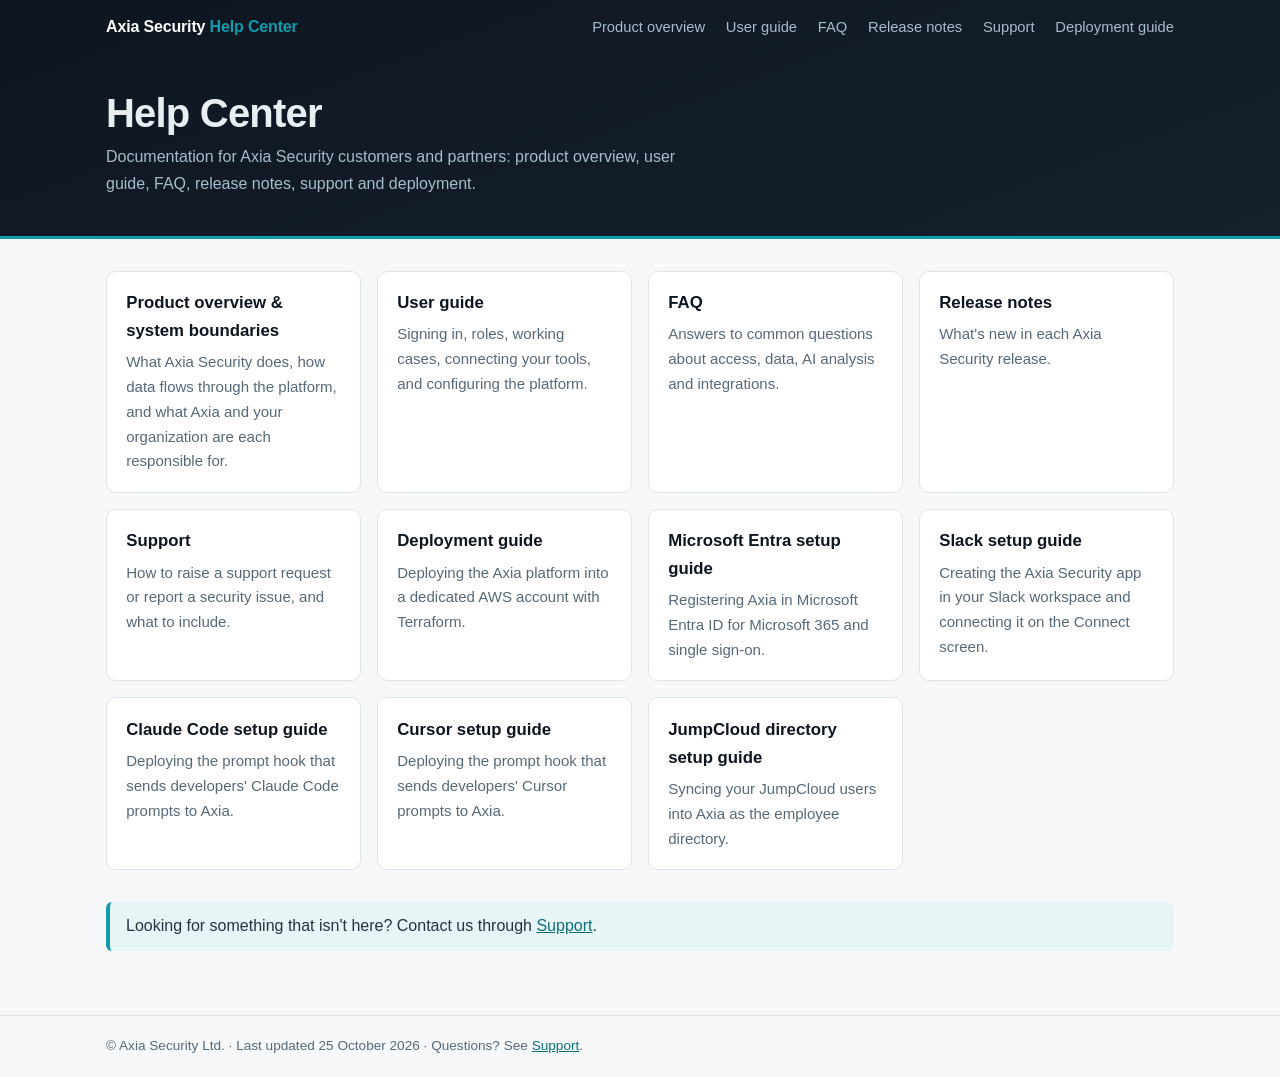
<file: docs/index.html>
<!DOCTYPE html>
<html lang="en"><head><meta charset="UTF-8"><meta name="viewport" content="width=device-width, initial-scale=1.0">
<title>Help Center — Axia Security Help Center</title><meta name="description" content="Documentation for Axia Security customers and partners: product overview, user guide, FAQ, release notes, support and deployment.">
<link rel="stylesheet" href="assets/help.css"></head>
<body><header class="top"><div class="bar"><a class="brand" href="index.html">Axia Security <span>Help Center</span></a><nav><a href="product-overview.html">Product overview</a><a href="user-guide.html">User guide</a><a href="faq.html">FAQ</a><a href="release-notes.html">Release notes</a><a href="support.html">Support</a><a href="deployment-guide.html">Deployment guide</a></nav></div>
<div class="hero"><h1>Help Center</h1><p>Documentation for Axia Security customers and partners: product overview, user guide, FAQ, release notes, support and deployment.</p></div></header>
<main>
<div class="grid">
<a class="card" href="product-overview.html"><h3>Product overview &amp; system boundaries</h3><p>What Axia Security does, how data flows through the platform, and what Axia and your organization are each responsible for.</p></a>
<a class="card" href="user-guide.html"><h3>User guide</h3><p>Signing in, roles, working cases, connecting your tools, and configuring the platform.</p></a>
<a class="card" href="faq.html"><h3>FAQ</h3><p>Answers to common questions about access, data, AI analysis and integrations.</p></a>
<a class="card" href="release-notes.html"><h3>Release notes</h3><p>What's new in each Axia Security release.</p></a>
<a class="card" href="support.html"><h3>Support</h3><p>How to raise a support request or report a security issue, and what to include.</p></a>
<a class="card" href="deployment-guide.html"><h3>Deployment guide</h3><p>Deploying the Axia platform into a dedicated AWS account with Terraform.</p></a>
<a class="card" href="microsoft-entra-setup-guide.html"><h3>Microsoft Entra setup guide</h3><p>Registering Axia in Microsoft Entra ID for Microsoft 365 and single sign-on.</p></a>
<a class="card" href="slack-setup-guide.html"><h3>Slack setup guide</h3><p>Creating the Axia Security app in your Slack workspace and connecting it on the Connect screen.</p></a>
<a class="card" href="claude-code-setup-guide.html"><h3>Claude Code setup guide</h3><p>Deploying the prompt hook that sends developers' Claude Code prompts to Axia.</p></a>
<a class="card" href="cursor-setup-guide.html"><h3>Cursor setup guide</h3><p>Deploying the prompt hook that sends developers' Cursor prompts to Axia.</p></a>
<a class="card" href="jumpcloud-directory-setup-guide.html"><h3>JumpCloud directory setup guide</h3><p>Syncing your JumpCloud users into Axia as the employee directory.</p></a>
</div>
<div class="note" style="margin-top:2rem">Looking for something that isn't here? Contact us through <a href="support.html">Support</a>.</div>
</main>
<footer><div class="bar">© Axia Security Ltd. · Last updated 25 October 2026 · Questions? See <a href="support.html">Support</a>.</div></footer></body></html>
</file>
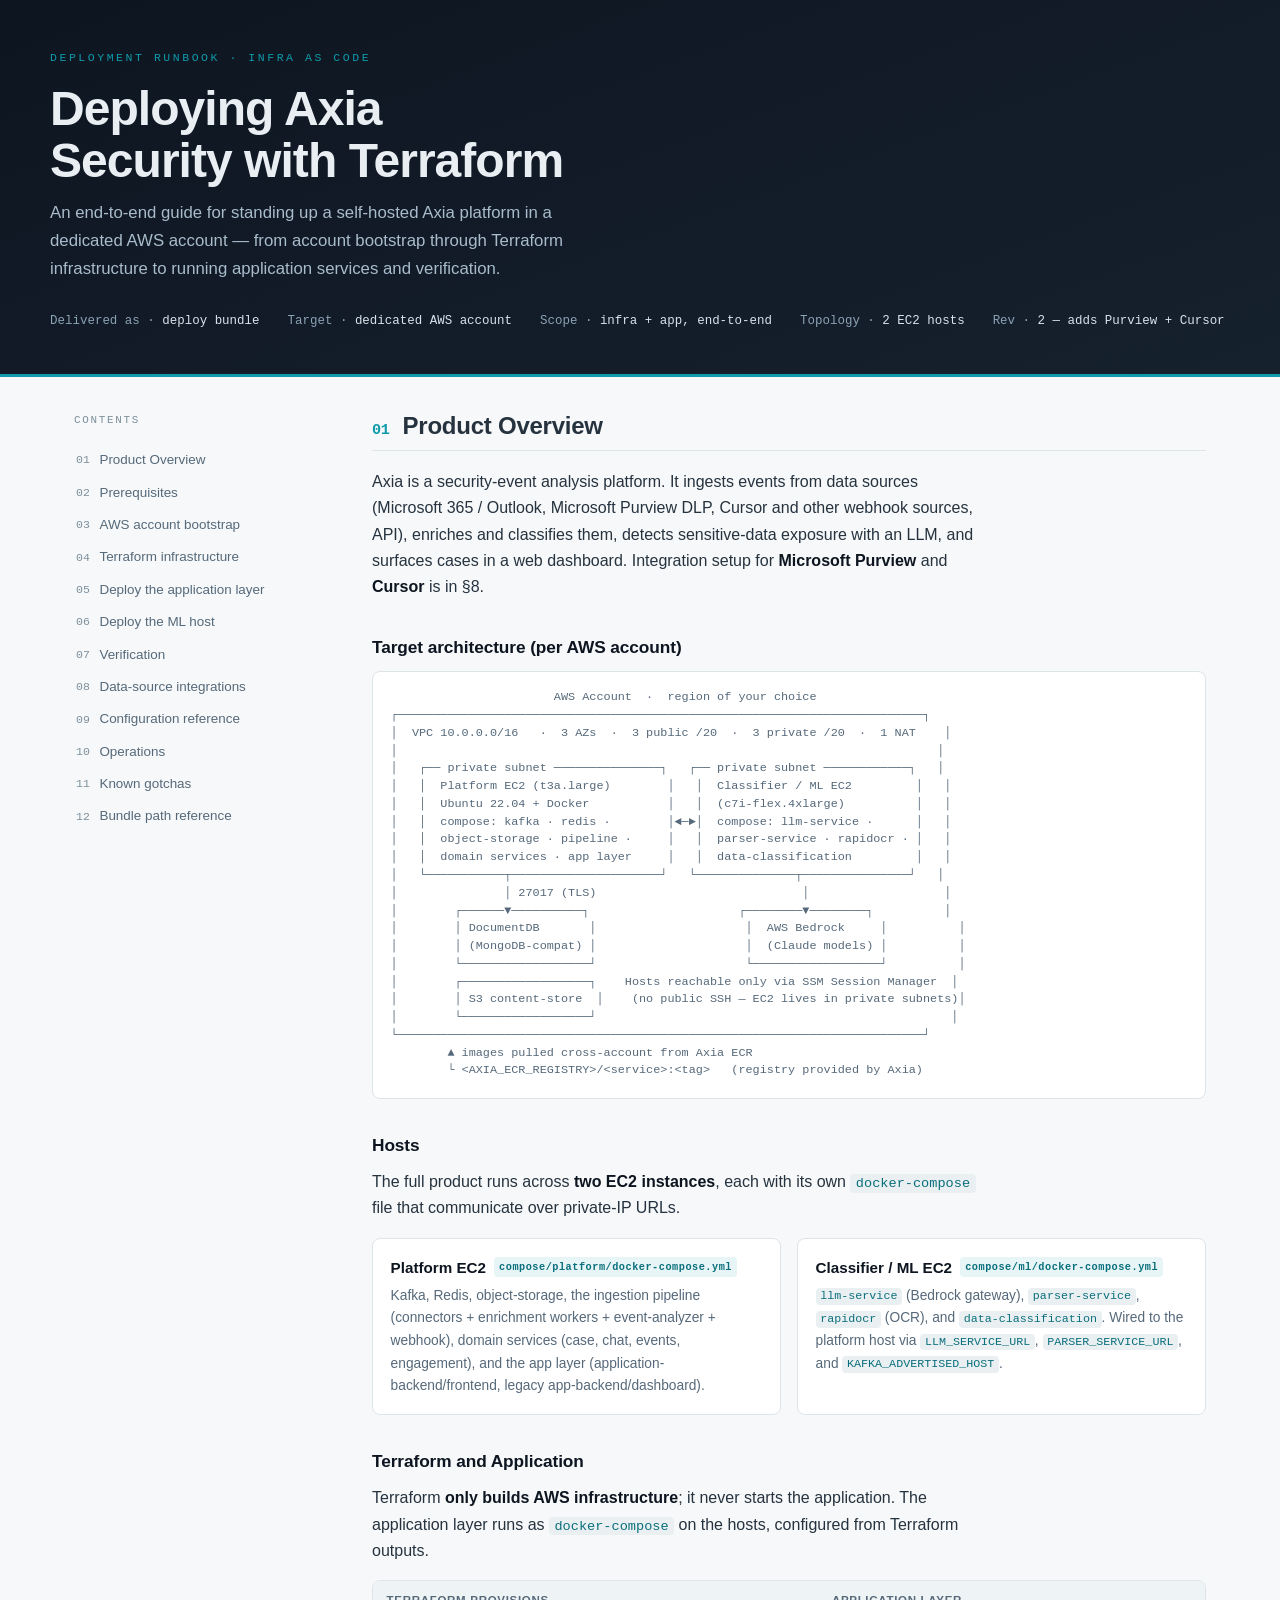
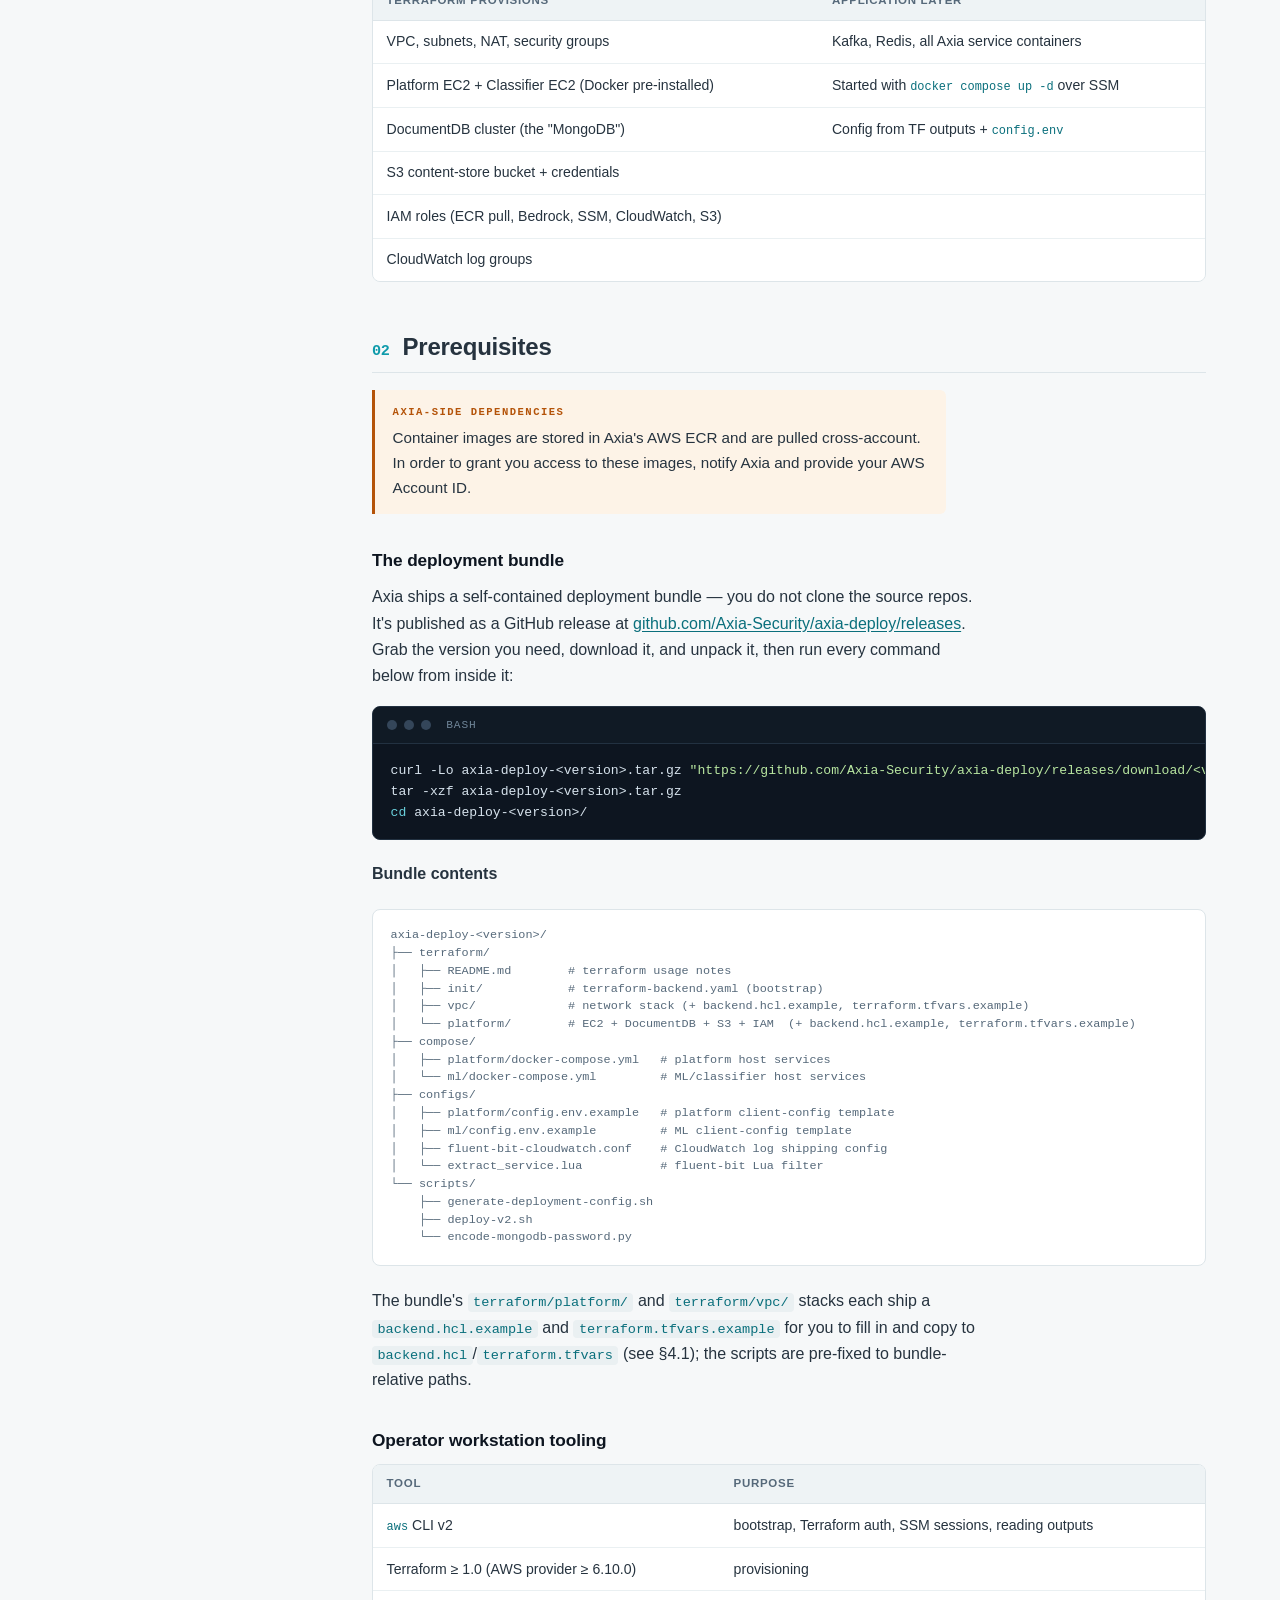
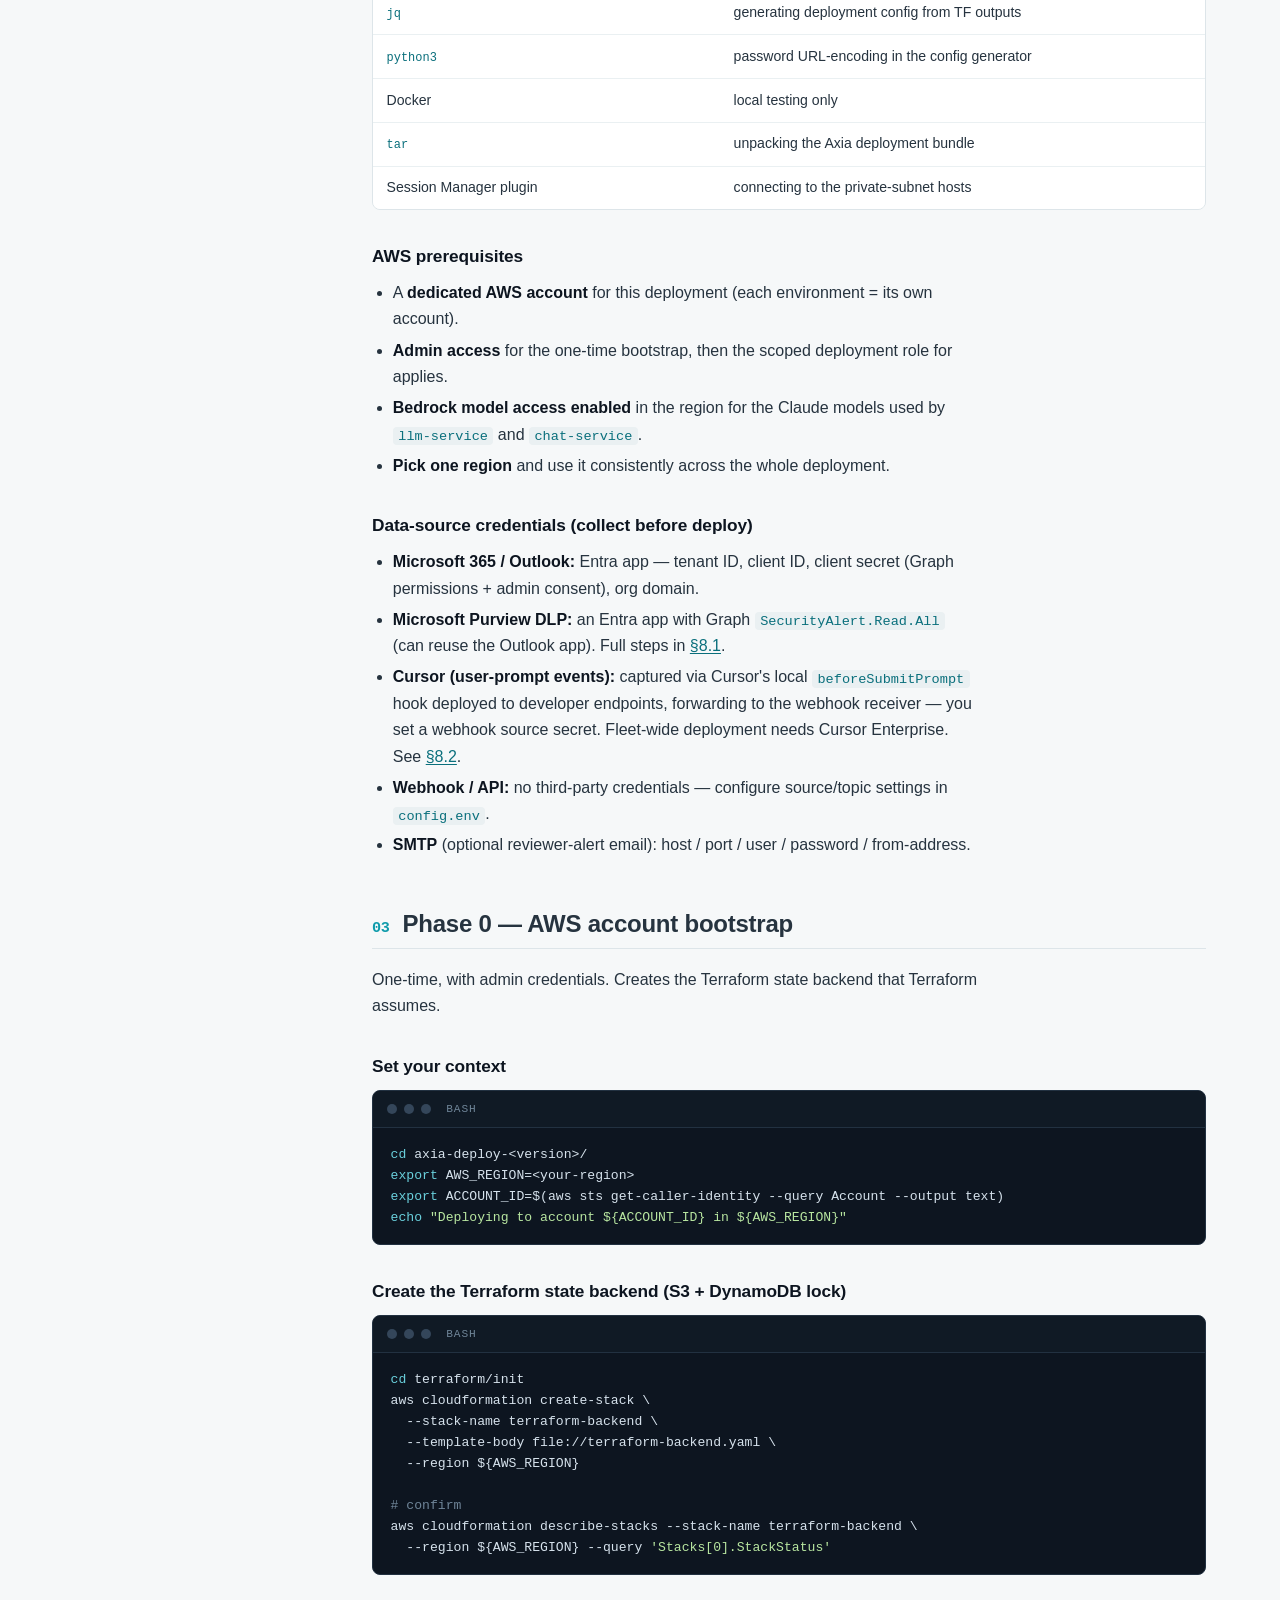
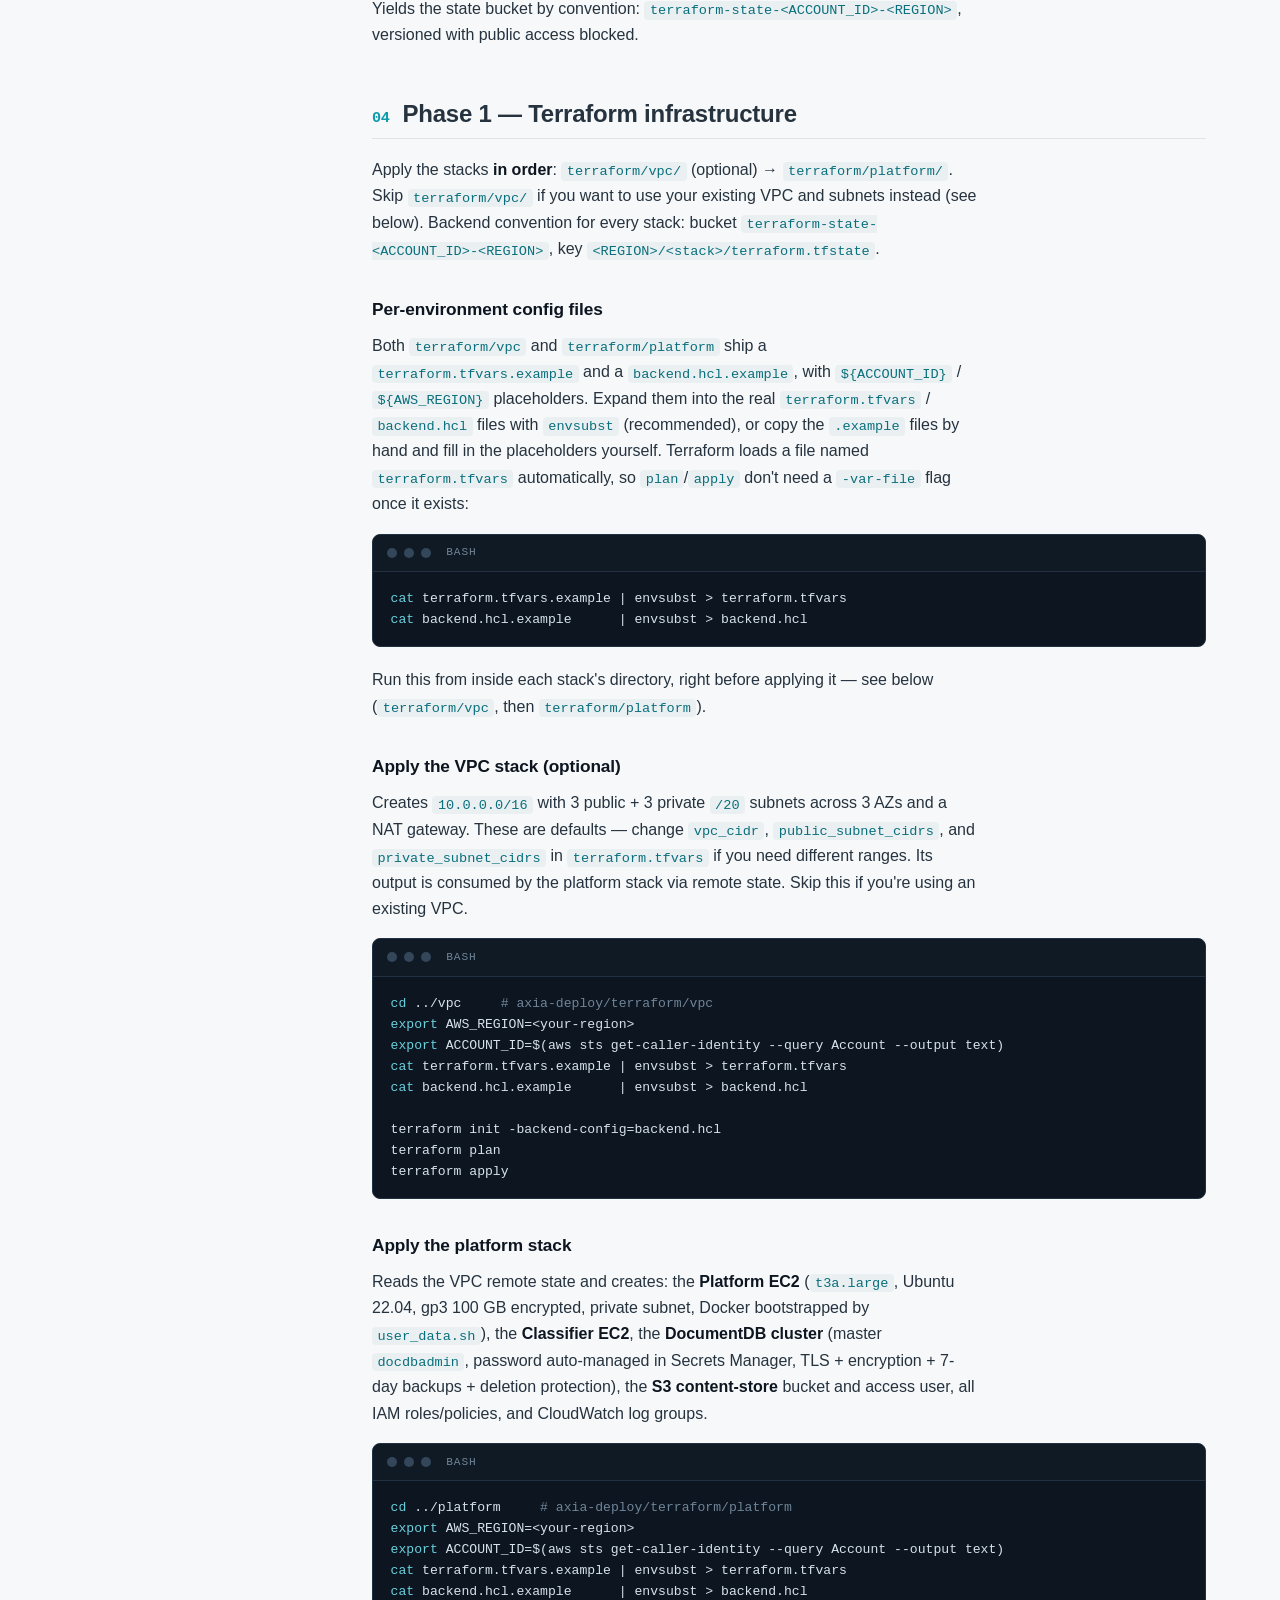
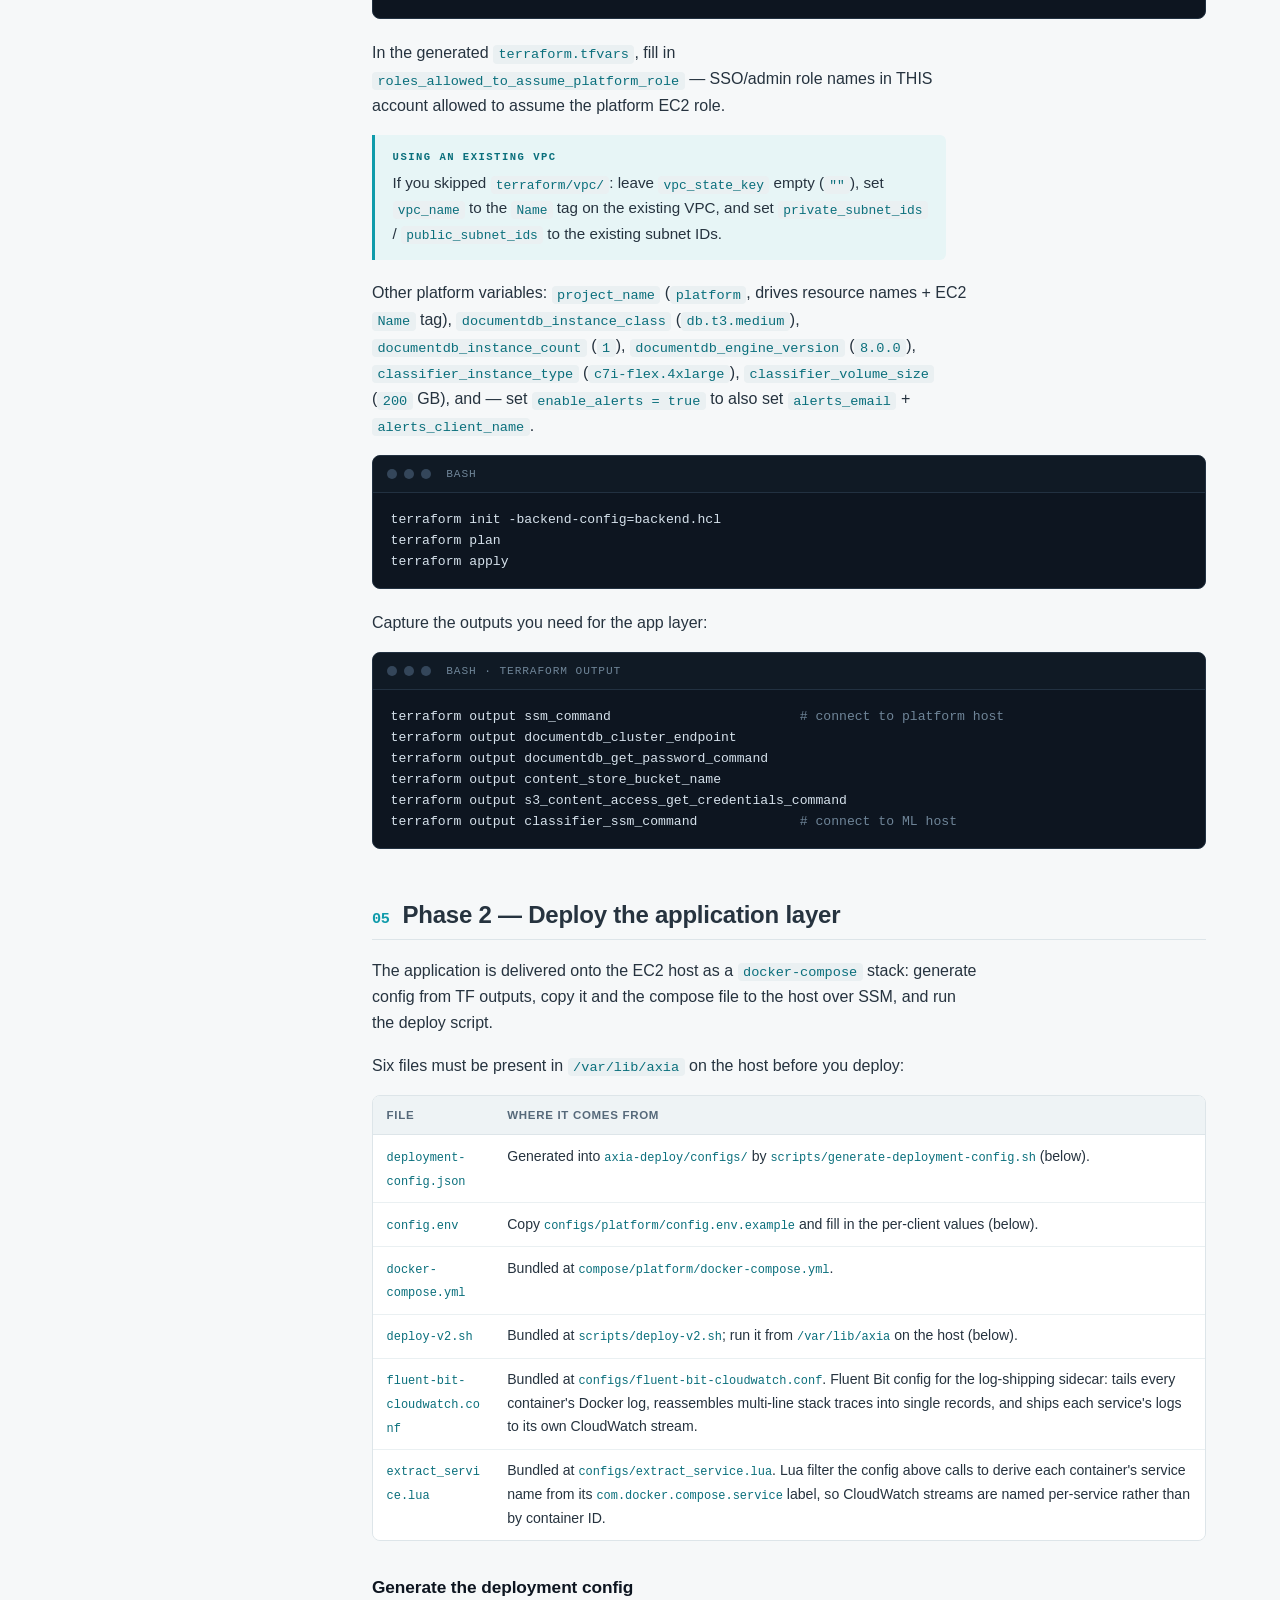
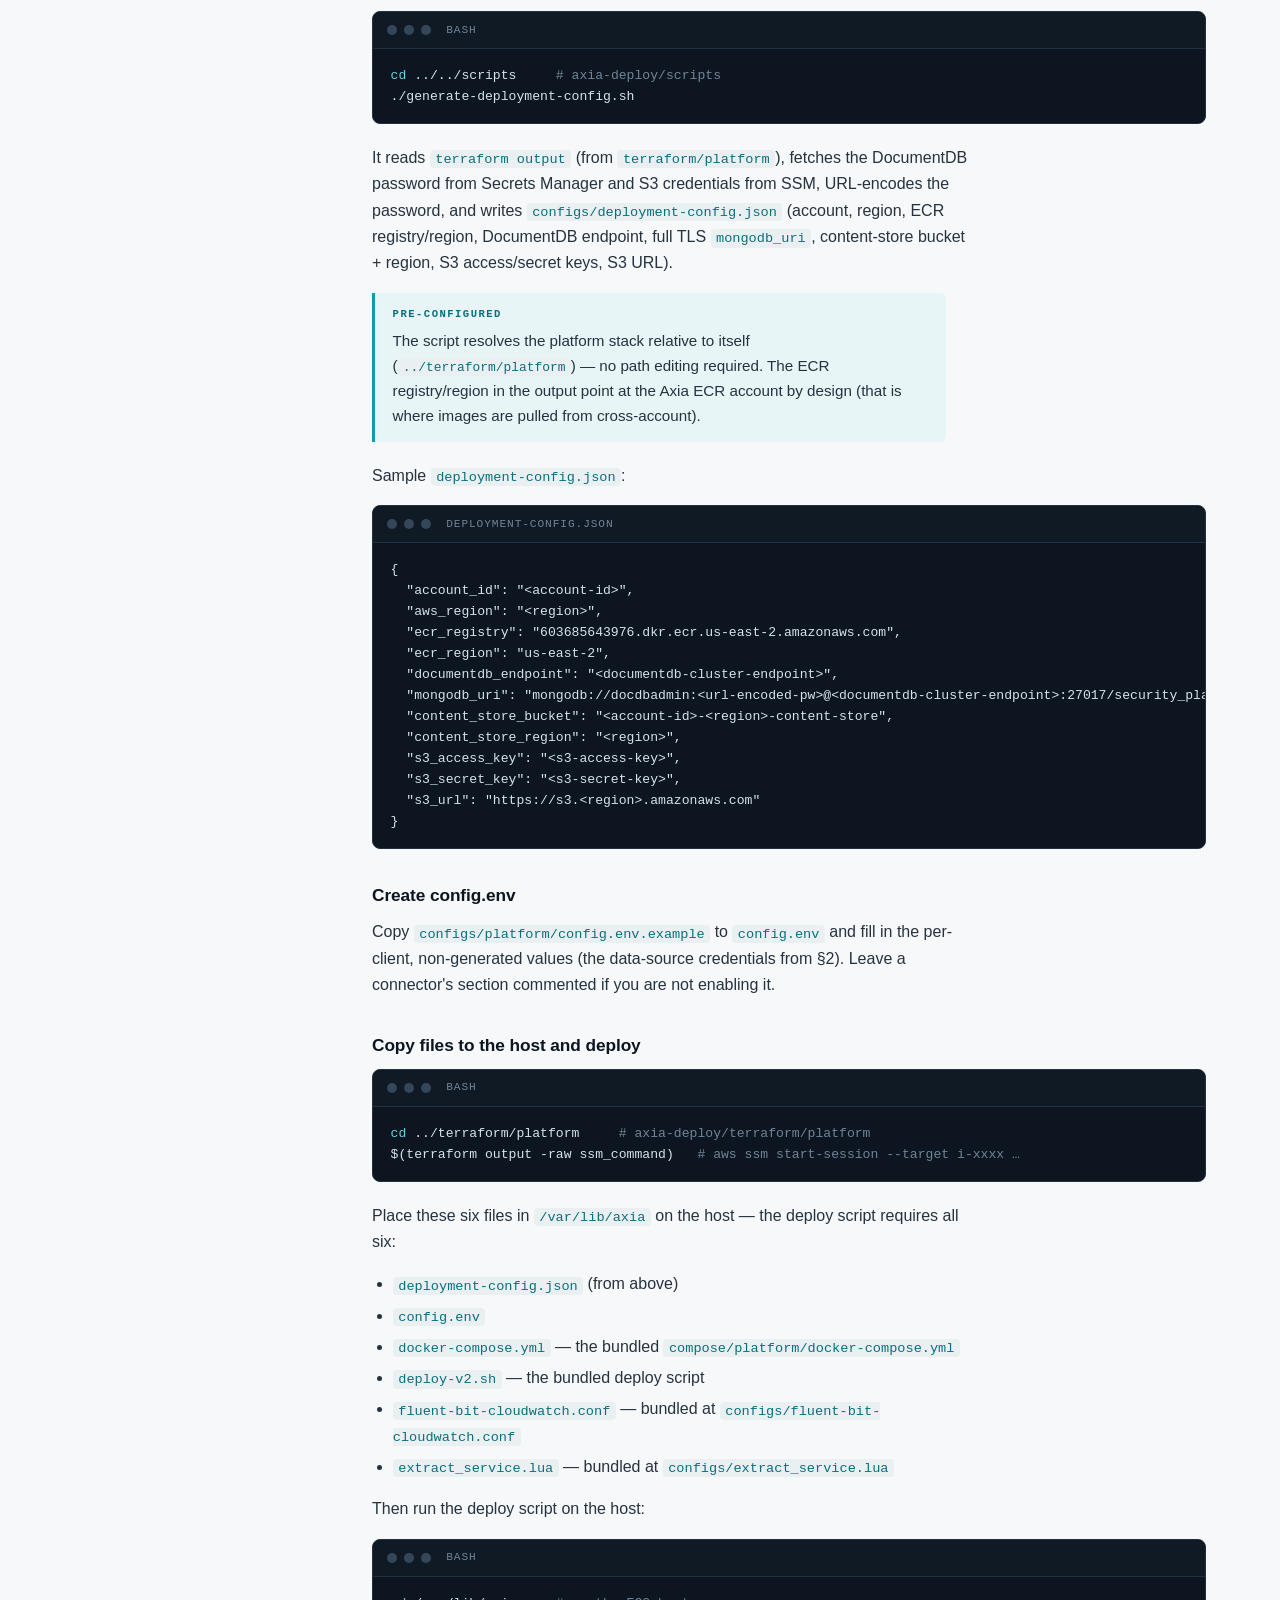
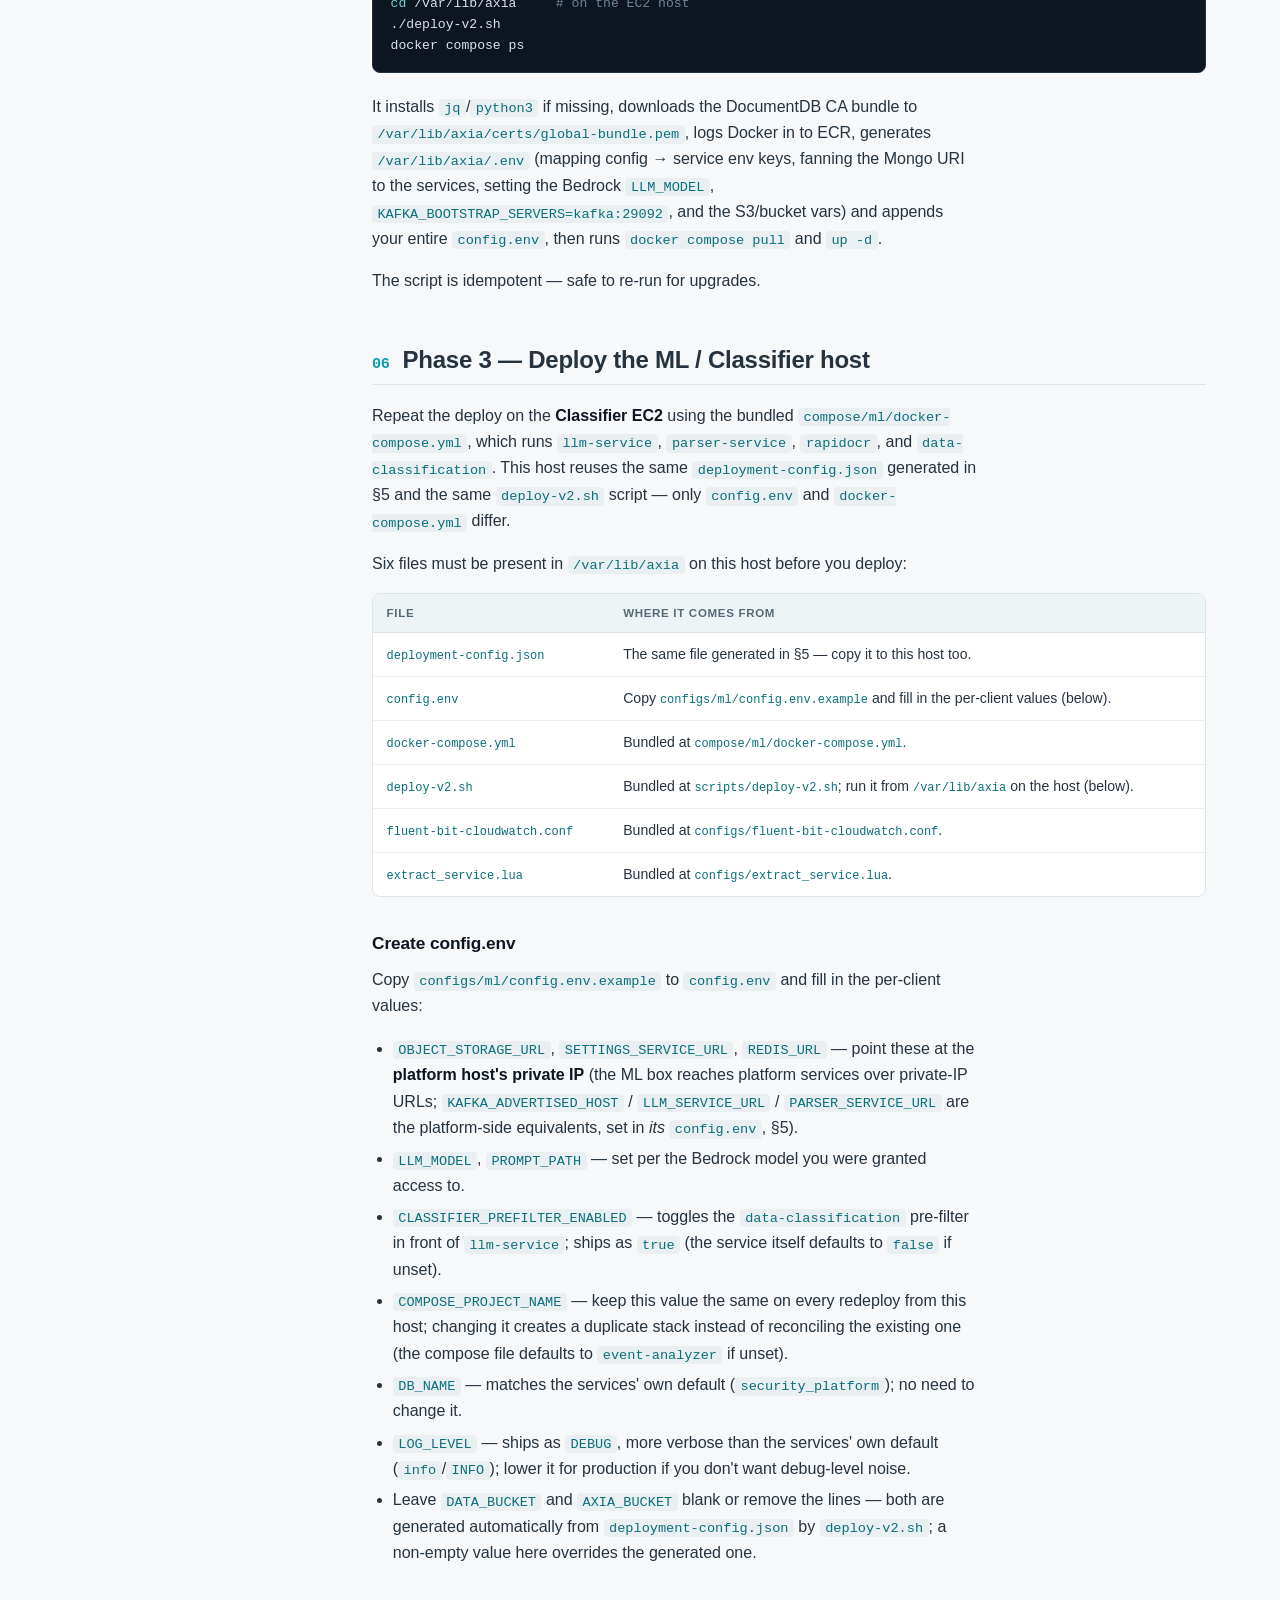
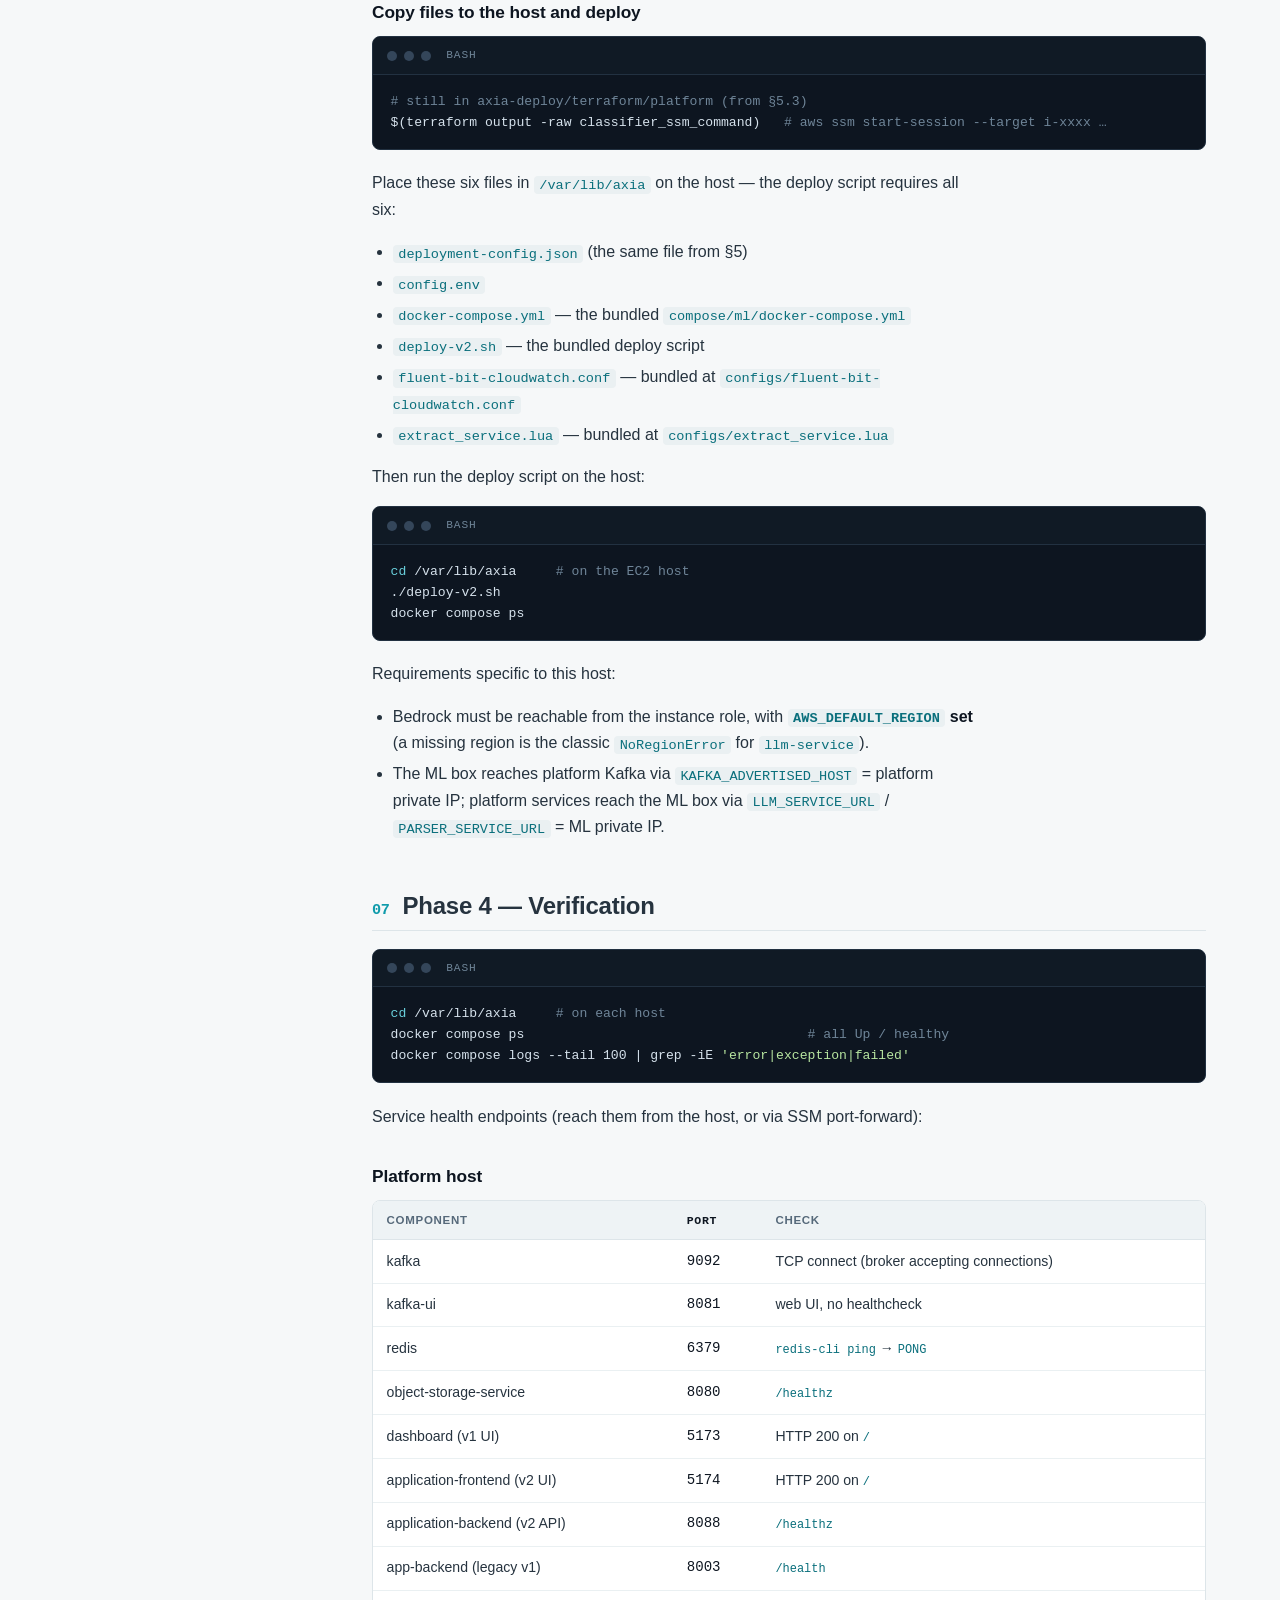
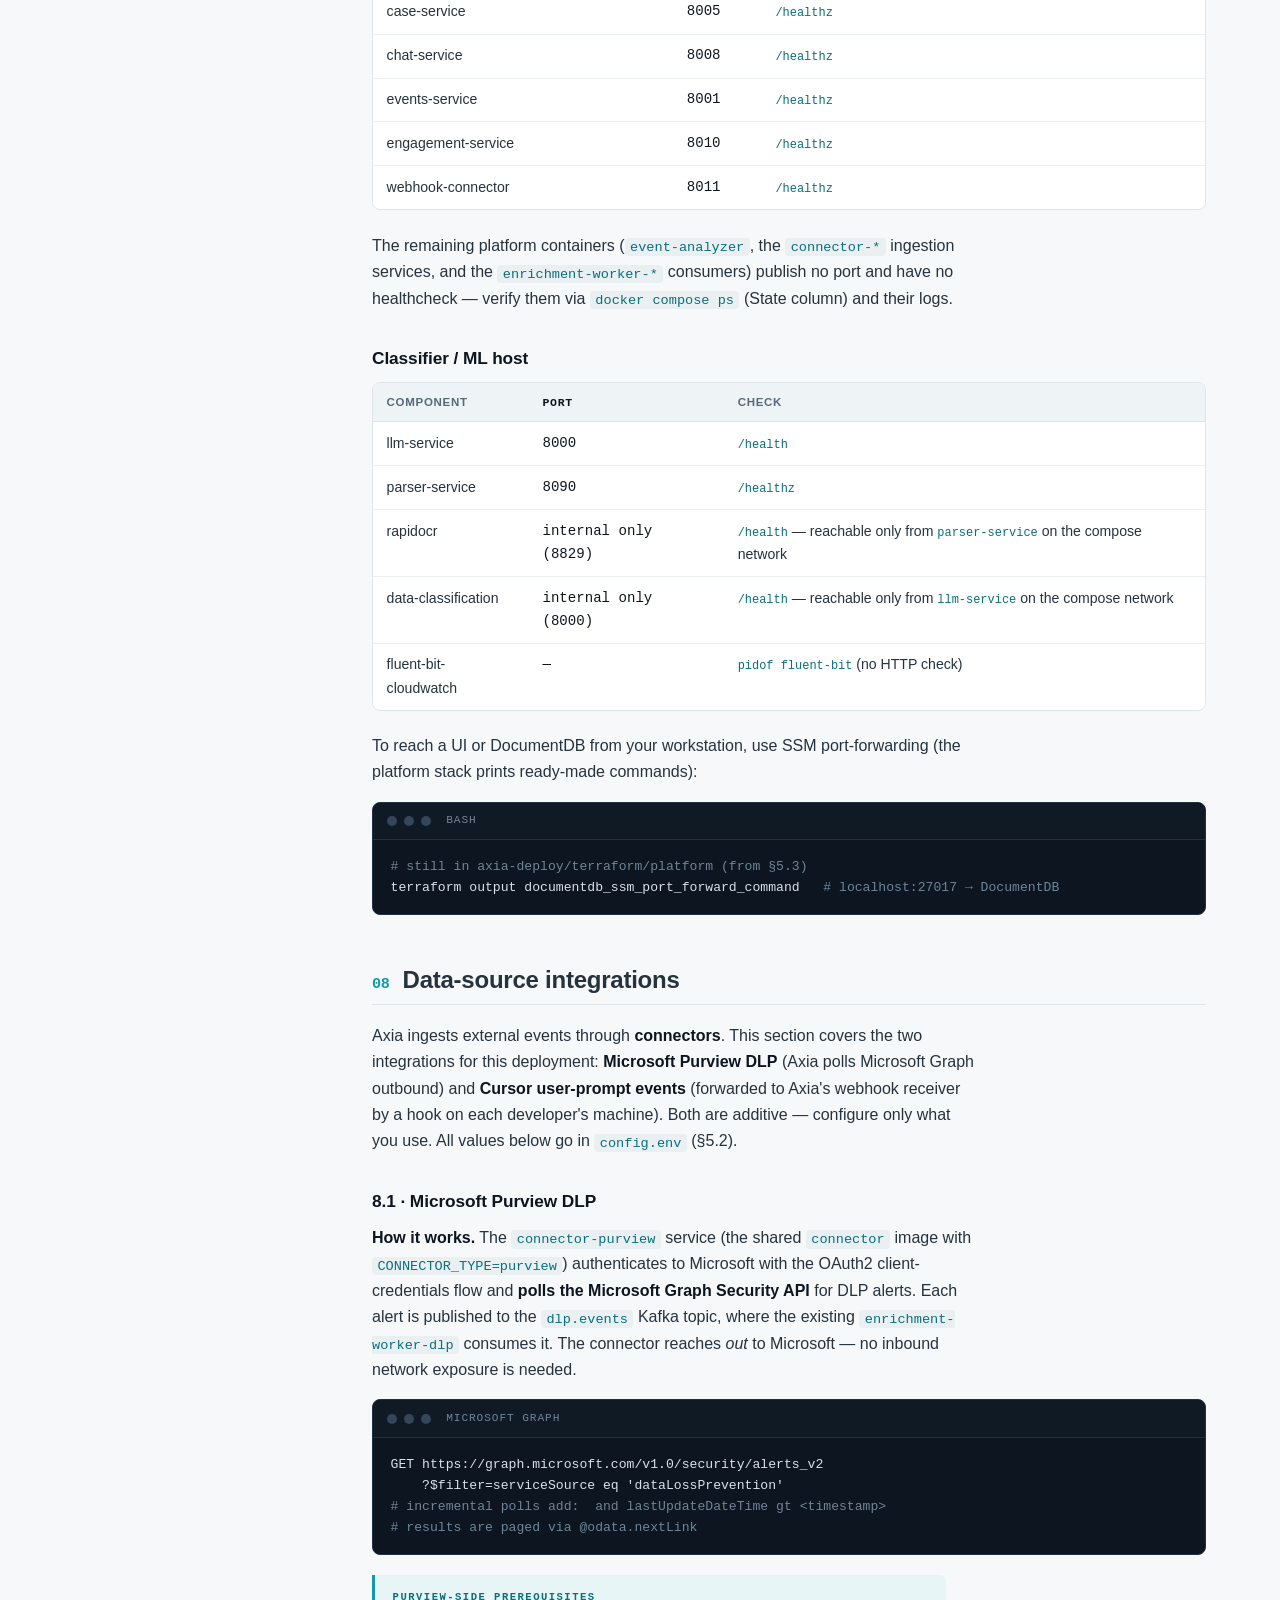
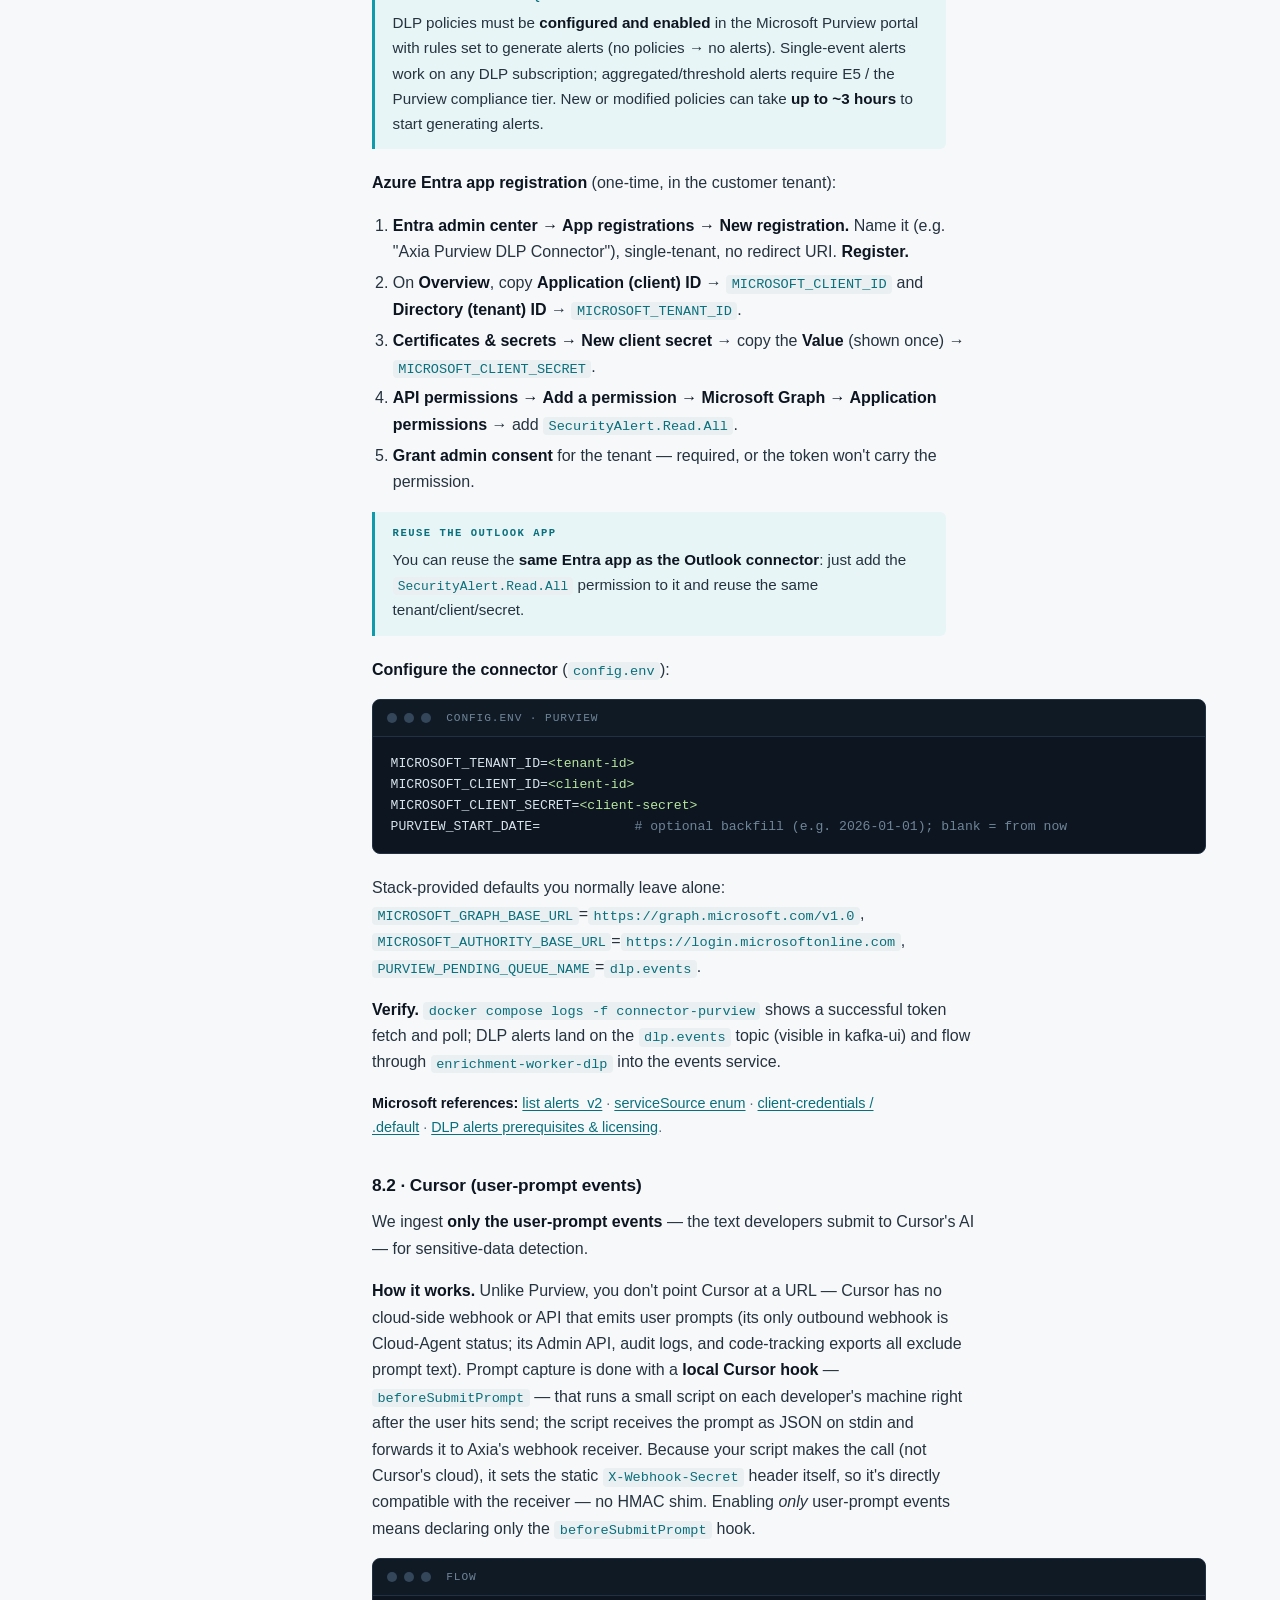
<file: installation-guide/index.html>
<!DOCTYPE html>
<html lang="en">
<head>
<meta charset="UTF-8">
<meta name="viewport" content="width=device-width, initial-scale=1.0">
<title>Axia Security — Deployment Guide (v2)</title>
<meta name="description" content="End-to-end runbook for deploying the Axia platform into a dedicated AWS account with Terraform — including Microsoft Purview DLP and Cursor webhook integrations.">
<style>
  :root {
    --ink: #0d1520;
    --ink-2: #16212e;
    --paper: #f6f8f9;
    --card: #ffffff;
    --line: #dde5e9;
    --line-soft: #eaf0f2;
    --text: #26333f;
    --text-soft: #56697a;
    --text-faint: #7d8f9c;
    --teal: #0f9bab;
    --teal-deep: #0a6f7c;
    --teal-wash: #e7f5f6;
    --amber: #b45309;
    --amber-wash: #fdf3e7;
    --red: #b3261e;
    --red-wash: #fbecea;
    --green: #2f7d4f;
    --mono: ui-monospace, "SF Mono", "JetBrains Mono", "Cascadia Code", Menlo, Consolas, monospace;
    --sans: "Inter", -apple-system, BlinkMacSystemFont, "Segoe UI", Roboto, Helvetica, Arial, sans-serif;
    --maxw: 68ch;
  }
  * { box-sizing: border-box; }
  html { scroll-behavior: smooth; }
  @media (prefers-reduced-motion: reduce) { html { scroll-behavior: auto; } }
  body { margin: 0; }
  .wrap {
    background: var(--paper);
    color: var(--text);
    font-family: var(--sans);
    font-size: 16px;
    line-height: 1.65;
    -webkit-font-smoothing: antialiased;
  }

  /* ---- Masthead ---- */
  .masthead {
    background: linear-gradient(160deg, var(--ink) 0%, var(--ink-2) 100%);
    color: #e8eef2;
    padding: 3rem 1.5rem 2.6rem;
    border-bottom: 3px solid var(--teal);
  }
  .masthead-inner { max-width: 1180px; margin: 0 auto; }
  .kicker {
    font-family: var(--mono);
    font-size: .72rem;
    letter-spacing: .22em;
    text-transform: uppercase;
    color: var(--teal);
    margin: 0 0 1rem;
  }
  .masthead h1 {
    font-size: clamp(1.9rem, 4vw, 3rem);
    line-height: 1.08;
    letter-spacing: -.02em;
    font-weight: 700;
    margin: 0 0 .8rem;
    text-wrap: balance;
    max-width: 20ch;
  }
  .masthead p.lede {
    color: #a9bccb;
    font-size: 1.05rem;
    max-width: 62ch;
    margin: 0;
  }
  .meta-strip {
    display: flex; flex-wrap: wrap; gap: .5rem 1.75rem;
    margin-top: 1.8rem;
    font-family: var(--mono);
    font-size: .78rem;
    color: #8ba2b3;
  }
  .meta-strip b { color: #d7e2ea; font-weight: 500; }

  /* ---- Layout ---- */
  .layout {
    max-width: 1180px;
    margin: 0 auto;
    display: grid;
    grid-template-columns: 250px minmax(0, 1fr);
    gap: 3rem;
    padding: 0 1.5rem 5rem;
    align-items: start;
  }
  nav.toc {
    position: sticky; top: 0;
    max-height: 100vh; overflow-y: auto;
    padding: 2.2rem 0 2rem;
    font-size: .84rem;
  }
  nav.toc .toc-title {
    font-family: var(--mono);
    text-transform: uppercase;
    letter-spacing: .16em;
    font-size: .68rem;
    color: var(--text-faint);
    margin: 0 0 .9rem;
  }
  nav.toc ol { list-style: none; margin: 0; padding: 0; counter-reset: toc; }
  nav.toc li { margin: 0; }
  nav.toc a {
    display: flex; gap: .6rem;
    padding: .32rem 0;
    color: var(--text-soft);
    text-decoration: none;
    border-left: 2px solid transparent;
    padding-left: .8rem; margin-left: -.8rem;
    transition: color .15s, border-color .15s;
  }
  nav.toc a::before {
    counter-increment: toc;
    content: counter(toc, decimal-leading-zero);
    font-family: var(--mono);
    font-size: .72rem;
    color: var(--text-faint);
    padding-top: .08rem;
  }
  nav.toc a:hover { color: var(--teal-deep); }
  nav.toc a:focus-visible { outline: 2px solid var(--teal); outline-offset: 2px; }

  main { min-width: 0; padding-top: 2.2rem; }

  section { scroll-margin-top: 1rem; margin-bottom: 3.2rem; }
  section > h2 {
    font-size: 1.5rem;
    letter-spacing: -.01em;
    line-height: 1.2;
    margin: 0 0 1.1rem;
    padding-bottom: .6rem;
    border-bottom: 1px solid var(--line);
    display: flex; align-items: baseline; gap: .8rem;
    text-wrap: balance;
  }
  section > h2 .num {
    font-family: var(--mono);
    font-size: .95rem;
    color: var(--teal);
    font-weight: 600;
    flex: none;
  }
  h3 {
    font-size: 1.08rem;
    letter-spacing: -.005em;
    margin: 2rem 0 .6rem;
    color: var(--ink);
  }
  p { max-width: var(--maxw); margin: 0 0 1rem; }
  a { color: var(--teal-deep); text-underline-offset: 2px; }
  strong { color: var(--ink); font-weight: 600; }
  ul, ol.body-list { max-width: var(--maxw); padding-left: 1.3rem; margin: 0 0 1rem; }
  li { margin: .3rem 0; }

  code {
    font-family: var(--mono);
    font-size: .85em;
    background: var(--line-soft);
    color: var(--teal-deep);
    padding: .12em .4em;
    border-radius: 4px;
    word-break: break-word;
  }

  /* ---- Code blocks with terminal chrome ---- */
  .code {
    background: var(--ink);
    border-radius: 8px;
    margin: 0 0 1.3rem;
    overflow: hidden;
    border: 1px solid #223141;
  }
  .code .bar {
    display: flex; align-items: center; gap: .45rem;
    padding: .55rem .85rem;
    background: #101a25;
    border-bottom: 1px solid #223141;
  }
  .code .bar .dot { width: 10px; height: 10px; border-radius: 50%; background: #34465a; }
  .code .bar .label {
    margin-left: .5rem;
    font-family: var(--mono);
    font-size: .7rem;
    letter-spacing: .08em;
    color: #6f8598;
    text-transform: uppercase;
  }
  .code pre {
    margin: 0; padding: 1rem 1.1rem;
    overflow-x: auto;
    font-family: var(--mono);
    font-size: .82rem;
    line-height: 1.6;
    color: #d6e2ec;
  }
  .code pre .c { color: #6f8598; }      /* comment */
  .code pre .k { color: #6ad0dc; }      /* keyword/cmd */
  .code pre .v { color: #b8e6a0; }      /* value/string */

  pre.ascii {
    background: var(--card);
    border: 1px solid var(--line);
    border-radius: 8px;
    padding: 1.1rem;
    overflow-x: auto;
    font-family: var(--mono);
    font-size: .74rem;
    line-height: 1.5;
    color: var(--text-soft);
    margin: 0 0 1.4rem;
  }

  /* ---- Callouts ---- */
  .note {
    border-left: 3px solid var(--teal);
    background: var(--teal-wash);
    padding: .85rem 1.1rem;
    border-radius: 0 6px 6px 0;
    margin: 0 0 1.3rem;
    max-width: var(--maxw);
    font-size: .95rem;
  }
  .note.warn { border-color: var(--amber); background: var(--amber-wash); }
  .note.danger { border-color: var(--red); background: var(--red-wash); }
  .note .tag {
    font-family: var(--mono);
    font-size: .66rem;
    letter-spacing: .14em;
    text-transform: uppercase;
    font-weight: 600;
    display: block;
    margin-bottom: .25rem;
    color: var(--teal-deep);
  }
  .note.warn .tag { color: var(--amber); }
  .note.danger .tag { color: var(--red); }
  .note p { margin: 0; max-width: none; }
  .note p + p { margin-top: .5rem; }

  /* ---- Tables ---- */
  .table-scroll { overflow-x: auto; margin: 0 0 1.4rem; border: 1px solid var(--line); border-radius: 8px; }
  table { border-collapse: collapse; width: 100%; font-size: .88rem; background: var(--card); }
  th, td { text-align: left; padding: .6rem .85rem; border-bottom: 1px solid var(--line-soft); vertical-align: top; }
  thead th {
    background: #eef3f5;
    font-size: .72rem; letter-spacing: .06em; text-transform: uppercase;
    color: var(--text-soft); font-weight: 600;
    border-bottom: 1px solid var(--line);
    position: sticky; top: 0;
  }
  tbody tr:last-child td { border-bottom: none; }
  tbody tr:hover { background: #f9fbfc; }
  td code { background: transparent; padding: 0; color: var(--teal-deep); }
  .tnum { font-variant-numeric: tabular-nums; font-family: var(--mono); color: var(--ink); }

  /* ---- Phase pills / architecture cards ---- */
  .host-grid { display: grid; grid-template-columns: 1fr 1fr; gap: 1rem; margin: 0 0 1.4rem; }
  .host-card { border: 1px solid var(--line); border-radius: 8px; background: var(--card); padding: 1rem 1.1rem; }
  .host-card h4 { margin: 0 0 .3rem; font-size: .95rem; color: var(--ink); display: flex; align-items: center; gap: .5rem; }
  .host-card .badge { font-family: var(--mono); font-size: .64rem; background: var(--teal-wash); color: var(--teal-deep); padding: .15em .5em; border-radius: 4px; letter-spacing: .05em; }
  .host-card p { font-size: .86rem; color: var(--text-soft); margin: 0; max-width: none; }

  footer.doc-foot {
    max-width: 1180px; margin: 0 auto; padding: 2rem 1.5rem 4rem;
    border-top: 1px solid var(--line);
    color: var(--text-faint); font-size: .82rem;
    font-family: var(--mono);
  }

  @media (max-width: 860px) {
    .layout { grid-template-columns: 1fr; gap: 0; }
    nav.toc { position: static; max-height: none; border-bottom: 1px solid var(--line); padding-bottom: 1.4rem; }
    .host-grid { grid-template-columns: 1fr; }
    main { padding-top: 1.4rem; }
  }
</style>
</head>
<body>
<div class="wrap">
  <header class="masthead">
    <div class="masthead-inner">
      <p class="kicker">Deployment Runbook · Infra as Code</p>
      <h1>Deploying Axia Security with Terraform</h1>
      <p class="lede">An end-to-end guide for standing up a self-hosted Axia platform in a dedicated AWS account — from account bootstrap through Terraform infrastructure to running application services and verification.</p>
      <div class="meta-strip">
        <span>Delivered as · <b>deploy bundle</b></span>
        <span>Target · <b>dedicated AWS account</b></span>
        <span>Scope · <b>infra + app, end-to-end</b></span>
        <span>Topology · <b>2 EC2 hosts</b></span>
        <span>Rev · <b>2 — adds Purview + Cursor</b></span>
      </div>
    </div>
  </header>

  <div class="layout">
    <nav class="toc" aria-label="Contents">
      <p class="toc-title">Contents</p>
      <ol>
        <li><a href="#overview">Product Overview</a></li>
        <li><a href="#prereqs">Prerequisites</a></li>
        <li><a href="#bootstrap">AWS account bootstrap</a></li>
        <li><a href="#infra">Terraform infrastructure</a></li>
        <li><a href="#app">Deploy the application layer</a></li>
        <li><a href="#ml">Deploy the ML host</a></li>
        <li><a href="#verify">Verification</a></li>
        <li><a href="#integrations">Data-source integrations</a></li>
        <li><a href="#reference">Configuration reference</a></li>
        <li><a href="#ops">Operations</a></li>
        <li><a href="#gotchas">Known gotchas</a></li>
        <li><a href="#map">Bundle path reference</a></li>
      </ol>
    </nav>

    <main>
      <!-- 1 -->
      <section id="overview">
        <h2><span class="num">01</span> Product Overview</h2>
        <p>Axia is a security-event analysis platform. It ingests events from data sources (Microsoft&nbsp;365 / Outlook, Microsoft Purview DLP, Cursor and other webhook sources, API), enriches and classifies them, detects sensitive-data exposure with an LLM, and surfaces cases in a web dashboard. Integration setup for <strong>Microsoft Purview</strong> and <strong>Cursor</strong> is in §8.</p>

        <h3>Target architecture (per AWS account)</h3>
        <pre class="ascii">                       AWS Account  ·  region of your choice
┌──────────────────────────────────────────────────────────────────────────┐
│  VPC 10.0.0.0/16   ·  3 AZs  ·  3 public /20  ·  3 private /20  ·  1 NAT    │
│                                                                            │
│   ┌── private subnet ───────────────┐   ┌── private subnet ────────────┐   │
│   │  Platform EC2 (t3a.large)        │   │  Classifier / ML EC2         │   │
│   │  Ubuntu 22.04 + Docker           │   │  (c7i-flex.4xlarge)          │   │
│   │  compose: kafka · redis ·        │◄─►│  compose: llm-service ·      │   │
│   │  object-storage · pipeline ·     │   │  parser-service · rapidocr · │   │
│   │  domain services · app layer     │   │  data-classification         │   │
│   └───────────┬─────────────────────┘   └──────────────┬───────────────┘   │
│               │ 27017 (TLS)                             │                   │
│        ┌──────▼──────────┐                     ┌────────▼────────┐          │
│        │ DocumentDB       │                     │  AWS Bedrock     │          │
│        │ (MongoDB-compat) │                     │  (Claude models) │          │
│        └──────────────────┘                     └──────────────────┘          │
│        ┌──────────────────┐    Hosts reachable only via SSM Session Manager  │
│        │ S3 content-store  │    (no public SSH — EC2 lives in private subnets)│
│        └──────────────────┘                                                  │
└──────────────────────────────────────────────────────────────────────────┘
        ▲ images pulled cross-account from Axia ECR
        └ &lt;AXIA_ECR_REGISTRY&gt;/&lt;service&gt;:&lt;tag&gt;   (registry provided by Axia)</pre>

        <h3>Hosts</h3>
        <p>The full product runs across <strong>two EC2 instances</strong>, each with its own <code>docker-compose</code> file that communicate over private-IP URLs.</p>
        <div class="host-grid">
          <div class="host-card">
            <h4>Platform EC2 <span class="badge">compose/platform/docker-compose.yml</span></h4>
            <p>Kafka, Redis, object-storage, the ingestion pipeline (connectors + enrichment workers + event-analyzer + webhook), domain services (case, chat, events, engagement), and the app layer (application-backend/frontend, legacy app-backend/dashboard).</p>
          </div>
          <div class="host-card">
            <h4>Classifier / ML EC2 <span class="badge">compose/ml/docker-compose.yml</span></h4>
            <p><code>llm-service</code> (Bedrock gateway), <code>parser-service</code>, <code>rapidocr</code> (OCR), and <code>data-classification</code>. Wired to the platform host via <code>LLM_SERVICE_URL</code>, <code>PARSER_SERVICE_URL</code>, and <code>KAFKA_ADVERTISED_HOST</code>.</p>
          </div>
        </div>

        <h3>Terraform and Application</h3>
        <p>Terraform <strong>only builds AWS infrastructure</strong>; it never starts the application. The application layer runs as <code>docker-compose</code> on the hosts, configured from Terraform outputs.</p>
        <div class="table-scroll">
          <table>
            <thead><tr><th>Terraform provisions</th><th>Application layer</th></tr></thead>
            <tbody>
              <tr><td>VPC, subnets, NAT, security groups</td><td>Kafka, Redis, all Axia service containers</td></tr>
              <tr><td>Platform EC2 + Classifier EC2 (Docker pre-installed)</td><td>Started with <code>docker compose up -d</code> over SSM</td></tr>
              <tr><td>DocumentDB cluster (the "MongoDB")</td><td>Config from TF outputs + <code>config.env</code></td></tr>
              <tr><td>S3 content-store bucket + credentials</td><td></td></tr>
              <tr><td>IAM roles (ECR pull, Bedrock, SSM, CloudWatch, S3)</td><td></td></tr>
              <tr><td>CloudWatch log groups</td><td></td></tr>
            </tbody>
          </table>
        </div>
      </section>

      <!-- 2 -->
      <section id="prereqs">
        <h2><span class="num">02</span> Prerequisites</h2>

        <div class="note warn">
          <span class="tag">Axia-side dependencies</span>
          <p>Container images are stored in Axia's AWS ECR and are pulled cross-account. In order to grant you access to these images, notify Axia and provide your AWS Account ID.</p>
        </div>

        <h3>The deployment bundle</h3>
        <p>Axia ships a self-contained deployment bundle — you do not clone the source repos. It's published as a GitHub release at <a href="https://github.com/Axia-Security/axia-deploy/releases">github.com/Axia-Security/axia-deploy/releases</a>. Grab the version you need, download it, and unpack it, then run every command below from inside it:</p>
        <div class="code"><div class="bar"><span class="dot"></span><span class="dot"></span><span class="dot"></span><span class="label">bash</span></div><pre>curl -Lo axia-deploy-&lt;version&gt;.tar.gz <span class="v">"https://github.com/Axia-Security/axia-deploy/releases/download/&lt;version&gt;/axia-deploy-&lt;version&gt;.tar.gz"</span>
tar -xzf axia-deploy-&lt;version&gt;.tar.gz
<span class="k">cd</span> axia-deploy-&lt;version&gt;/</pre></div>
        <h4>Bundle contents</h4>
        <pre class="ascii">axia-deploy-&lt;version&gt;/
├── terraform/
│   ├── README.md        # terraform usage notes
│   ├── init/            # terraform-backend.yaml (bootstrap)
│   ├── vpc/             # network stack (+ backend.hcl.example, terraform.tfvars.example)
│   └── platform/        # EC2 + DocumentDB + S3 + IAM  (+ backend.hcl.example, terraform.tfvars.example)
├── compose/
│   ├── platform/docker-compose.yml   # platform host services
│   └── ml/docker-compose.yml         # ML/classifier host services
├── configs/
│   ├── platform/config.env.example   # platform client-config template
│   ├── ml/config.env.example         # ML client-config template
│   ├── fluent-bit-cloudwatch.conf    # CloudWatch log shipping config
│   └── extract_service.lua           # fluent-bit Lua filter
└── scripts/
    ├── generate-deployment-config.sh
    ├── deploy-v2.sh
    └── encode-mongodb-password.py</pre>
        <p>The bundle's <code>terraform/platform/</code> and <code>terraform/vpc/</code> stacks each ship a <code>backend.hcl.example</code> and <code>terraform.tfvars.example</code> for you to fill in and copy to <code>backend.hcl</code>/<code>terraform.tfvars</code> (see §4.1); the scripts are pre-fixed to bundle-relative paths.</p>

        <h3>Operator workstation tooling</h3>
        <div class="table-scroll">
          <table>
            <thead><tr><th>Tool</th><th>Purpose</th></tr></thead>
            <tbody>
              <tr><td><code>aws</code> CLI v2</td><td>bootstrap, Terraform auth, SSM sessions, reading outputs</td></tr>
              <tr><td>Terraform ≥ 1.0 (AWS provider ≥ 6.10.0)</td><td>provisioning</td></tr>
              <tr><td><code>jq</code></td><td>generating deployment config from TF outputs</td></tr>
              <tr><td><code>python3</code></td><td>password URL-encoding in the config generator</td></tr>
              <tr><td>Docker</td><td>local testing only</td></tr>
              <tr><td><code>tar</code></td><td>unpacking the Axia deployment bundle</td></tr>
              <tr><td>Session Manager plugin</td><td>connecting to the private-subnet hosts</td></tr>
            </tbody>
          </table>
        </div>

        <h3>AWS prerequisites</h3>
        <ul>
          <li>A <strong>dedicated AWS account</strong> for this deployment (each environment = its own account).</li>
          <li><strong>Admin access</strong> for the one-time bootstrap, then the scoped deployment role for applies.</li>
          <li><strong>Bedrock model access enabled</strong> in the region for the Claude models used by <code>llm-service</code> and <code>chat-service</code>.</li>
          <li><strong>Pick one region</strong> and use it consistently across the whole deployment.</li>
        </ul>

        <h3>Data-source credentials (collect before deploy)</h3>
        <ul>
          <li><strong>Microsoft&nbsp;365 / Outlook:</strong> Entra app — tenant ID, client ID, client secret (Graph permissions + admin consent), org domain.</li>
          <li><strong>Microsoft Purview DLP:</strong> an Entra app with Graph <code>SecurityAlert.Read.All</code> (can reuse the Outlook app). Full steps in <a href="#integrations">§8.1</a>.</li>
          <li><strong>Cursor (user-prompt events):</strong> captured via Cursor's local <code>beforeSubmitPrompt</code> hook deployed to developer endpoints, forwarding to the webhook receiver — you set a webhook source secret. Fleet-wide deployment needs Cursor Enterprise. See <a href="#integrations">§8.2</a>.</li>
          <li><strong>Webhook / API:</strong> no third-party credentials — configure source/topic settings in <code>config.env</code>.</li>
          <li><strong>SMTP</strong> (optional reviewer-alert email): host / port / user / password / from-address.</li>
        </ul>
      </section>

      <!-- 3 -->
      <section id="bootstrap">
        <h2><span class="num">03</span> Phase 0 — AWS account bootstrap</h2>
        <p>One-time, with admin credentials. Creates the Terraform state backend that Terraform assumes.</p>

        <h3>Set your context</h3>
        <div class="code"><div class="bar"><span class="dot"></span><span class="dot"></span><span class="dot"></span><span class="label">bash</span></div><pre><span class="k">cd</span> axia-deploy-&lt;version&gt;/
<span class="k">export</span> AWS_REGION=&lt;your-region&gt;
<span class="k">export</span> ACCOUNT_ID=$(aws sts get-caller-identity --query Account --output text)
<span class="k">echo</span> <span class="v">"Deploying to account ${ACCOUNT_ID} in ${AWS_REGION}"</span></pre></div>

        <h3>Create the Terraform state backend (S3 + DynamoDB lock)</h3>
        <div class="code"><div class="bar"><span class="dot"></span><span class="dot"></span><span class="dot"></span><span class="label">bash</span></div><pre><span class="k">cd</span> terraform/init
aws cloudformation create-stack \
  --stack-name terraform-backend \
  --template-body file://terraform-backend.yaml \
  --region ${AWS_REGION}

<span class="c"># confirm</span>
aws cloudformation describe-stacks --stack-name terraform-backend \
  --region ${AWS_REGION} --query <span class="v">'Stacks[0].StackStatus'</span></pre></div>
        <p>Yields the state bucket by convention: <code>terraform-state-&lt;ACCOUNT_ID&gt;-&lt;REGION&gt;</code>, versioned with public access blocked.</p>
      </section>

      <!-- 4 -->
      <section id="infra">
        <h2><span class="num">04</span> Phase 1 — Terraform infrastructure</h2>
        <p>Apply the stacks <strong>in order</strong>: <code>terraform/vpc/</code> (optional) → <code>terraform/platform/</code>. Skip <code>terraform/vpc/</code> if you want to use your existing VPC and subnets instead (see below). Backend convention for every stack: bucket <code>terraform-state-&lt;ACCOUNT_ID&gt;-&lt;REGION&gt;</code>, key <code>&lt;REGION&gt;/&lt;stack&gt;/terraform.tfstate</code>.</p>

        <h3>Per-environment config files</h3>
        <p>Both <code>terraform/vpc</code> and <code>terraform/platform</code> ship a <code>terraform.tfvars.example</code> and a <code>backend.hcl.example</code>, with <code>${ACCOUNT_ID}</code> / <code>${AWS_REGION}</code> placeholders. Expand them into the real <code>terraform.tfvars</code> / <code>backend.hcl</code> files with <code>envsubst</code> (recommended), or copy the <code>.example</code> files by hand and fill in the placeholders yourself. Terraform loads a file named <code>terraform.tfvars</code> automatically, so <code>plan</code>/<code>apply</code> don't need a <code>-var-file</code> flag once it exists:</p>
        <div class="code"><div class="bar"><span class="dot"></span><span class="dot"></span><span class="dot"></span><span class="label">bash</span></div><pre><span class="k">cat</span> terraform.tfvars.example | envsubst &gt; terraform.tfvars
<span class="k">cat</span> backend.hcl.example      | envsubst &gt; backend.hcl</pre></div>
        <p>Run this from inside each stack's directory, right before applying it — see below (<code>terraform/vpc</code>, then <code>terraform/platform</code>).</p>

        <h3>Apply the VPC stack (optional)</h3>
        <p>Creates <code>10.0.0.0/16</code> with 3 public + 3 private <code>/20</code> subnets across 3 AZs and a NAT gateway. These are defaults — change <code>vpc_cidr</code>, <code>public_subnet_cidrs</code>, and <code>private_subnet_cidrs</code> in <code>terraform.tfvars</code> if you need different ranges. Its output is consumed by the platform stack via remote state. Skip this if you're using an existing VPC.</p>
        <div class="code"><div class="bar"><span class="dot"></span><span class="dot"></span><span class="dot"></span><span class="label">bash</span></div><pre><span class="k">cd</span> ../vpc     <span class="c"># axia-deploy/terraform/vpc</span>
<span class="k">export</span> AWS_REGION=&lt;your-region&gt;
<span class="k">export</span> ACCOUNT_ID=$(aws sts get-caller-identity --query Account --output text)
<span class="k">cat</span> terraform.tfvars.example | envsubst &gt; terraform.tfvars
<span class="k">cat</span> backend.hcl.example      | envsubst &gt; backend.hcl

terraform init -backend-config=backend.hcl
terraform plan
terraform apply</pre></div>

        <h3>Apply the platform stack</h3>
        <p>Reads the VPC remote state and creates: the <strong>Platform EC2</strong> (<code>t3a.large</code>, Ubuntu 22.04, gp3 100&nbsp;GB encrypted, private subnet, Docker bootstrapped by <code>user_data.sh</code>), the <strong>Classifier EC2</strong>, the <strong>DocumentDB cluster</strong> (master <code>docdbadmin</code>, password auto-managed in Secrets Manager, TLS + encryption + 7-day backups + deletion protection), the <strong>S3 content-store</strong> bucket and access user, all IAM roles/policies, and CloudWatch log groups.</p>
        <div class="code"><div class="bar"><span class="dot"></span><span class="dot"></span><span class="dot"></span><span class="label">bash</span></div><pre><span class="k">cd</span> ../platform     <span class="c"># axia-deploy/terraform/platform</span>
<span class="k">export</span> AWS_REGION=&lt;your-region&gt;
<span class="k">export</span> ACCOUNT_ID=$(aws sts get-caller-identity --query Account --output text)
<span class="k">cat</span> terraform.tfvars.example | envsubst &gt; terraform.tfvars
<span class="k">cat</span> backend.hcl.example      | envsubst &gt; backend.hcl</pre></div>
        <p>In the generated <code>terraform.tfvars</code>, fill in <code>roles_allowed_to_assume_platform_role</code> — SSO/admin role names in THIS account allowed to assume the platform EC2 role.</p>
        <div class="note"><span class="tag">Using an existing VPC</span><p>If you skipped <code>terraform/vpc/</code>: leave <code>vpc_state_key</code> empty (<code>""</code>), set <code>vpc_name</code> to the <code>Name</code> tag on the existing VPC, and set <code>private_subnet_ids</code> / <code>public_subnet_ids</code> to the existing subnet IDs.</p></div>
        <p>Other platform variables: <code>project_name</code> (<code>platform</code>, drives resource names + EC2 <code>Name</code> tag), <code>documentdb_instance_class</code> (<code>db.t3.medium</code>), <code>documentdb_instance_count</code> (<code>1</code>), <code>documentdb_engine_version</code> (<code>8.0.0</code>), <code>classifier_instance_type</code> (<code>c7i-flex.4xlarge</code>), <code>classifier_volume_size</code> (<code>200</code>&nbsp;GB), and — set <code>enable_alerts = true</code> to also set <code>alerts_email</code> + <code>alerts_client_name</code>.</p>
        <div class="code"><div class="bar"><span class="dot"></span><span class="dot"></span><span class="dot"></span><span class="label">bash</span></div><pre>terraform init -backend-config=backend.hcl
terraform plan
terraform apply</pre></div>
        <p>Capture the outputs you need for the app layer:</p>
        <div class="code"><div class="bar"><span class="dot"></span><span class="dot"></span><span class="dot"></span><span class="label">bash · terraform output</span></div><pre>terraform output ssm_command                        <span class="c"># connect to platform host</span>
terraform output documentdb_cluster_endpoint
terraform output documentdb_get_password_command
terraform output content_store_bucket_name
terraform output s3_content_access_get_credentials_command
terraform output classifier_ssm_command             <span class="c"># connect to ML host</span></pre></div>
      </section>

      <!-- 5 -->
      <section id="app">
        <h2><span class="num">05</span> Phase 2 — Deploy the application layer</h2>
        <p>The application is delivered onto the EC2 host as a <code>docker-compose</code> stack: generate config from TF outputs, copy it and the compose file to the host over SSM, and run the deploy script.</p>

        <p>Six files must be present in <code>/var/lib/axia</code> on the host before you deploy:</p>
        <div class="table-scroll">
          <table>
            <thead><tr><th>File</th><th>Where it comes from</th></tr></thead>
            <tbody>
              <tr><td><code>deployment-config.json</code></td><td>Generated into <code>axia-deploy/configs/</code> by <code>scripts/generate-deployment-config.sh</code> (below).</td></tr>
              <tr><td><code>config.env</code></td><td>Copy <code>configs/platform/config.env.example</code> and fill in the per-client values (below).</td></tr>
              <tr><td><code>docker-compose.yml</code></td><td>Bundled at <code>compose/platform/docker-compose.yml</code>.</td></tr>
              <tr><td><code>deploy-v2.sh</code></td><td>Bundled at <code>scripts/deploy-v2.sh</code>; run it from <code>/var/lib/axia</code> on the host (below).</td></tr>
              <tr><td><code>fluent-bit-cloudwatch.conf</code></td><td>Bundled at <code>configs/fluent-bit-cloudwatch.conf</code>. Fluent Bit config for the log-shipping sidecar: tails every container's Docker log, reassembles multi-line stack traces into single records, and ships each service's logs to its own CloudWatch stream.</td></tr>
              <tr><td><code>extract_service.lua</code></td><td>Bundled at <code>configs/extract_service.lua</code>. Lua filter the config above calls to derive each container's service name from its <code>com.docker.compose.service</code> label, so CloudWatch streams are named per-service rather than by container ID.</td></tr>
            </tbody>
          </table>
        </div>

        <h3>Generate the deployment config</h3>
        <div class="code"><div class="bar"><span class="dot"></span><span class="dot"></span><span class="dot"></span><span class="label">bash</span></div><pre><span class="k">cd</span> ../../scripts     <span class="c"># axia-deploy/scripts</span>
./generate-deployment-config.sh</pre></div>
        <p>It reads <code>terraform output</code> (from <code>terraform/platform</code>), fetches the DocumentDB password from Secrets Manager and S3 credentials from SSM, URL-encodes the password, and writes <code>configs/deployment-config.json</code> (account, region, ECR registry/region, DocumentDB endpoint, full TLS <code>mongodb_uri</code>, content-store bucket + region, S3 access/secret keys, S3 URL).</p>
        <div class="note"><span class="tag">Pre-configured</span><p>The script resolves the platform stack relative to itself (<code>../terraform/platform</code>) — no path editing required. The ECR registry/region in the output point at the Axia ECR account by design (that is where images are pulled from cross-account).</p></div>
        <p>Sample <code>deployment-config.json</code>:</p>
        <div class="code"><div class="bar"><span class="dot"></span><span class="dot"></span><span class="dot"></span><span class="label">deployment-config.json</span></div><pre>{
  "account_id": "&lt;account-id&gt;",
  "aws_region": "&lt;region&gt;",
  "ecr_registry": "603685643976.dkr.ecr.us-east-2.amazonaws.com",
  "ecr_region": "us-east-2",
  "documentdb_endpoint": "&lt;documentdb-cluster-endpoint&gt;",
  "mongodb_uri": "mongodb://docdbadmin:&lt;url-encoded-pw&gt;@&lt;documentdb-cluster-endpoint&gt;:27017/security_platform?directConnection=true&amp;serverSelectionTimeoutMS=2000&amp;tls=true&amp;tlsAllowInvalidCertificates=true&amp;retryWrites=false&amp;authMechanism=SCRAM-SHA-1",
  "content_store_bucket": "&lt;account-id&gt;-&lt;region&gt;-content-store",
  "content_store_region": "&lt;region&gt;",
  "s3_access_key": "&lt;s3-access-key&gt;",
  "s3_secret_key": "&lt;s3-secret-key&gt;",
  "s3_url": "https://s3.&lt;region&gt;.amazonaws.com"
}</pre></div>

        <h3>Create config.env</h3>
        <p>Copy <code>configs/platform/config.env.example</code> to <code>config.env</code> and fill in the per-client, non-generated values (the data-source credentials from §2). Leave a connector's section commented if you are not enabling it.</p>

        <h3>Copy files to the host and deploy</h3>
        <div class="code"><div class="bar"><span class="dot"></span><span class="dot"></span><span class="dot"></span><span class="label">bash</span></div><pre><span class="k">cd</span> ../terraform/platform     <span class="c"># axia-deploy/terraform/platform</span>
$(terraform output -raw ssm_command)   <span class="c"># aws ssm start-session --target i-xxxx …</span></pre></div>
        <p>Place these six files in <code>/var/lib/axia</code> on the host — the deploy script requires all six:</p>
        <ul>
          <li><code>deployment-config.json</code> (from above)</li>
          <li><code>config.env</code></li>
          <li><code>docker-compose.yml</code> — the bundled <code>compose/platform/docker-compose.yml</code></li>
          <li><code>deploy-v2.sh</code> — the bundled deploy script</li>
          <li><code>fluent-bit-cloudwatch.conf</code> — bundled at <code>configs/fluent-bit-cloudwatch.conf</code></li>
          <li><code>extract_service.lua</code> — bundled at <code>configs/extract_service.lua</code></li>
        </ul>
        <p>Then run the deploy script on the host:</p>
        <div class="code"><div class="bar"><span class="dot"></span><span class="dot"></span><span class="dot"></span><span class="label">bash</span></div><pre><span class="k">cd</span> /var/lib/axia     <span class="c"># on the EC2 host</span>
./deploy-v2.sh
docker compose ps</pre></div>
        <p>It installs <code>jq</code>/<code>python3</code> if missing, downloads the DocumentDB CA bundle to <code>/var/lib/axia/certs/global-bundle.pem</code>, logs Docker in to ECR, generates <code>/var/lib/axia/.env</code> (mapping config → service env keys, fanning the Mongo URI to the services, setting the Bedrock <code>LLM_MODEL</code>, <code>KAFKA_BOOTSTRAP_SERVERS=kafka:29092</code>, and the S3/bucket vars) and appends your entire <code>config.env</code>, then runs <code>docker compose pull</code> and <code>up -d</code>.</p>
        <p>The script is idempotent — safe to re-run for upgrades.</p>
      </section>

      <!-- 6 -->
      <section id="ml">
        <h2><span class="num">06</span> Phase 3 — Deploy the ML / Classifier host</h2>
        <p>Repeat the deploy on the <strong>Classifier EC2</strong> using the bundled <code>compose/ml/docker-compose.yml</code>, which runs <code>llm-service</code>, <code>parser-service</code>, <code>rapidocr</code>, and <code>data-classification</code>. This host reuses the same <code>deployment-config.json</code> generated in §5 and the same <code>deploy-v2.sh</code> script — only <code>config.env</code> and <code>docker-compose.yml</code> differ.</p>

        <p>Six files must be present in <code>/var/lib/axia</code> on this host before you deploy:</p>
        <div class="table-scroll">
          <table>
            <thead><tr><th>File</th><th>Where it comes from</th></tr></thead>
            <tbody>
              <tr><td><code>deployment-config.json</code></td><td>The same file generated in §5 — copy it to this host too.</td></tr>
              <tr><td><code>config.env</code></td><td>Copy <code>configs/ml/config.env.example</code> and fill in the per-client values (below).</td></tr>
              <tr><td><code>docker-compose.yml</code></td><td>Bundled at <code>compose/ml/docker-compose.yml</code>.</td></tr>
              <tr><td><code>deploy-v2.sh</code></td><td>Bundled at <code>scripts/deploy-v2.sh</code>; run it from <code>/var/lib/axia</code> on the host (below).</td></tr>
              <tr><td><code>fluent-bit-cloudwatch.conf</code></td><td>Bundled at <code>configs/fluent-bit-cloudwatch.conf</code>.</td></tr>
              <tr><td><code>extract_service.lua</code></td><td>Bundled at <code>configs/extract_service.lua</code>.</td></tr>
            </tbody>
          </table>
        </div>

        <h3>Create config.env</h3>
        <p>Copy <code>configs/ml/config.env.example</code> to <code>config.env</code> and fill in the per-client values:</p>
        <ul>
          <li><code>OBJECT_STORAGE_URL</code>, <code>SETTINGS_SERVICE_URL</code>, <code>REDIS_URL</code> — point these at the <strong>platform host's private IP</strong> (the ML box reaches platform services over private-IP URLs; <code>KAFKA_ADVERTISED_HOST</code> / <code>LLM_SERVICE_URL</code> / <code>PARSER_SERVICE_URL</code> are the platform-side equivalents, set in <em>its</em> <code>config.env</code>, §5).</li>
          <li><code>LLM_MODEL</code>, <code>PROMPT_PATH</code> — set per the Bedrock model you were granted access to.</li>
          <li><code>CLASSIFIER_PREFILTER_ENABLED</code> — toggles the <code>data-classification</code> pre-filter in front of <code>llm-service</code>; ships as <code>true</code> (the service itself defaults to <code>false</code> if unset).</li>
          <li><code>COMPOSE_PROJECT_NAME</code> — keep this value the same on every redeploy from this host; changing it creates a duplicate stack instead of reconciling the existing one (the compose file defaults to <code>event-analyzer</code> if unset).</li>
          <li><code>DB_NAME</code> — matches the services' own default (<code>security_platform</code>); no need to change it.</li>
          <li><code>LOG_LEVEL</code> — ships as <code>DEBUG</code>, more verbose than the services' own default (<code>info</code>/<code>INFO</code>); lower it for production if you don't want debug-level noise.</li>
          <li>Leave <code>DATA_BUCKET</code> and <code>AXIA_BUCKET</code> blank or remove the lines — both are generated automatically from <code>deployment-config.json</code> by <code>deploy-v2.sh</code>; a non-empty value here overrides the generated one.</li>
        </ul>

        <h3>Copy files to the host and deploy</h3>
        <div class="code"><div class="bar"><span class="dot"></span><span class="dot"></span><span class="dot"></span><span class="label">bash</span></div><pre><span class="c"># still in axia-deploy/terraform/platform (from §5.3)</span>
$(terraform output -raw classifier_ssm_command)   <span class="c"># aws ssm start-session --target i-xxxx …</span></pre></div>
        <p>Place these six files in <code>/var/lib/axia</code> on the host — the deploy script requires all six:</p>
        <ul>
          <li><code>deployment-config.json</code> (the same file from §5)</li>
          <li><code>config.env</code></li>
          <li><code>docker-compose.yml</code> — the bundled <code>compose/ml/docker-compose.yml</code></li>
          <li><code>deploy-v2.sh</code> — the bundled deploy script</li>
          <li><code>fluent-bit-cloudwatch.conf</code> — bundled at <code>configs/fluent-bit-cloudwatch.conf</code></li>
          <li><code>extract_service.lua</code> — bundled at <code>configs/extract_service.lua</code></li>
        </ul>
        <p>Then run the deploy script on the host:</p>
        <div class="code"><div class="bar"><span class="dot"></span><span class="dot"></span><span class="dot"></span><span class="label">bash</span></div><pre><span class="k">cd</span> /var/lib/axia     <span class="c"># on the EC2 host</span>
./deploy-v2.sh
docker compose ps</pre></div>

        <p>Requirements specific to this host:</p>
        <ul>
          <li>Bedrock must be reachable from the instance role, with <strong><code>AWS_DEFAULT_REGION</code> set</strong> (a missing region is the classic <code>NoRegionError</code> for <code>llm-service</code>).</li>
          <li>The ML box reaches platform Kafka via <code>KAFKA_ADVERTISED_HOST</code> = platform private IP; platform services reach the ML box via <code>LLM_SERVICE_URL</code> / <code>PARSER_SERVICE_URL</code> = ML private IP.</li>
        </ul>
      </section>

      <!-- 7 -->
      <section id="verify">
        <h2><span class="num">07</span> Phase 4 — Verification</h2>
        <div class="code"><div class="bar"><span class="dot"></span><span class="dot"></span><span class="dot"></span><span class="label">bash</span></div><pre><span class="k">cd</span> /var/lib/axia     <span class="c"># on each host</span>
docker compose ps                                    <span class="c"># all Up / healthy</span>
docker compose logs --tail 100 | grep -iE <span class="v">'error|exception|failed'</span></pre></div>
        <p>Service health endpoints (reach them from the host, or via SSM port-forward):</p>

        <h3>Platform host</h3>
        <div class="table-scroll">
          <table>
            <thead><tr><th>Component</th><th class="tnum">Port</th><th>Check</th></tr></thead>
            <tbody>
              <tr><td>kafka</td><td class="tnum">9092</td><td>TCP connect (broker accepting connections)</td></tr>
              <tr><td>kafka-ui</td><td class="tnum">8081</td><td>web UI, no healthcheck</td></tr>
              <tr><td>redis</td><td class="tnum">6379</td><td><code>redis-cli ping</code> → <code>PONG</code></td></tr>
              <tr><td>object-storage-service</td><td class="tnum">8080</td><td><code>/healthz</code></td></tr>
              <tr><td>dashboard (v1 UI)</td><td class="tnum">5173</td><td>HTTP 200 on <code>/</code></td></tr>
              <tr><td>application-frontend (v2 UI)</td><td class="tnum">5174</td><td>HTTP 200 on <code>/</code></td></tr>
              <tr><td>application-backend (v2 API)</td><td class="tnum">8088</td><td><code>/healthz</code></td></tr>
              <tr><td>app-backend (legacy v1)</td><td class="tnum">8003</td><td><code>/health</code></td></tr>
              <tr><td>case-service</td><td class="tnum">8005</td><td><code>/healthz</code></td></tr>
              <tr><td>chat-service</td><td class="tnum">8008</td><td><code>/healthz</code></td></tr>
              <tr><td>events-service</td><td class="tnum">8001</td><td><code>/healthz</code></td></tr>
              <tr><td>engagement-service</td><td class="tnum">8010</td><td><code>/healthz</code></td></tr>
              <tr><td>webhook-connector</td><td class="tnum">8011</td><td><code>/healthz</code></td></tr>
            </tbody>
          </table>
        </div>
        <p>The remaining platform containers (<code>event-analyzer</code>, the <code>connector-*</code> ingestion services, and the <code>enrichment-worker-*</code> consumers) publish no port and have no healthcheck — verify them via <code>docker compose ps</code> (State column) and their logs.</p>

        <h3>Classifier / ML host</h3>
        <div class="table-scroll">
          <table>
            <thead><tr><th>Component</th><th class="tnum">Port</th><th>Check</th></tr></thead>
            <tbody>
              <tr><td>llm-service</td><td class="tnum">8000</td><td><code>/health</code></td></tr>
              <tr><td>parser-service</td><td class="tnum">8090</td><td><code>/healthz</code></td></tr>
              <tr><td>rapidocr</td><td class="tnum">internal only (8829)</td><td><code>/health</code> — reachable only from <code>parser-service</code> on the compose network</td></tr>
              <tr><td>data-classification</td><td class="tnum">internal only (8000)</td><td><code>/health</code> — reachable only from <code>llm-service</code> on the compose network</td></tr>
              <tr><td>fluent-bit-cloudwatch</td><td class="tnum">—</td><td><code>pidof fluent-bit</code> (no HTTP check)</td></tr>
            </tbody>
          </table>
        </div>
        <p>To reach a UI or DocumentDB from your workstation, use SSM port-forwarding (the platform stack prints ready-made commands):</p>
        <div class="code"><div class="bar"><span class="dot"></span><span class="dot"></span><span class="dot"></span><span class="label">bash</span></div><pre><span class="c"># still in axia-deploy/terraform/platform (from §5.3)</span>
terraform output documentdb_ssm_port_forward_command   <span class="c"># localhost:27017 → DocumentDB</span></pre></div>
      </section>

      <!-- 8 -->
      <section id="integrations">
        <h2><span class="num">08</span> Data-source integrations</h2>
        <p>Axia ingests external events through <strong>connectors</strong>. This section covers the two integrations for this deployment: <strong>Microsoft Purview DLP</strong> (Axia polls Microsoft Graph outbound) and <strong>Cursor user-prompt events</strong> (forwarded to Axia's webhook receiver by a hook on each developer's machine). Both are additive — configure only what you use. All values below go in <code>config.env</code> (§5.2).</p>

        <h3>8.1 · Microsoft Purview DLP</h3>
        <p><strong>How it works.</strong> The <code>connector-purview</code> service (the shared <code>connector</code> image with <code>CONNECTOR_TYPE=purview</code>) authenticates to Microsoft with the OAuth2 client-credentials flow and <strong>polls the Microsoft Graph Security API</strong> for DLP alerts. Each alert is published to the <code>dlp.events</code> Kafka topic, where the existing <code>enrichment-worker-dlp</code> consumes it. The connector reaches <em>out</em> to Microsoft — no inbound network exposure is needed.</p>
        <div class="code"><div class="bar"><span class="dot"></span><span class="dot"></span><span class="dot"></span><span class="label">microsoft graph</span></div><pre>GET https://graph.microsoft.com/v1.0/security/alerts_v2
    ?$filter=serviceSource eq 'dataLossPrevention'
<span class="c"># incremental polls add:  and lastUpdateDateTime gt &lt;timestamp&gt;</span>
<span class="c"># results are paged via @odata.nextLink</span></pre></div>
        <div class="note"><span class="tag">Purview-side prerequisites</span><p>DLP policies must be <strong>configured and enabled</strong> in the Microsoft Purview portal with rules set to generate alerts (no policies → no alerts). Single-event alerts work on any DLP subscription; aggregated/threshold alerts require E5 / the Purview compliance tier. New or modified policies can take <strong>up to ~3 hours</strong> to start generating alerts.</p></div>
        <p><strong>Azure Entra app registration</strong> (one-time, in the customer tenant):</p>
        <ol class="body-list">
          <li><strong>Entra admin center → App registrations → New registration.</strong> Name it (e.g. "Axia Purview DLP Connector"), single-tenant, no redirect URI. <strong>Register.</strong></li>
          <li>On <strong>Overview</strong>, copy <strong>Application (client) ID</strong> → <code>MICROSOFT_CLIENT_ID</code> and <strong>Directory (tenant) ID</strong> → <code>MICROSOFT_TENANT_ID</code>.</li>
          <li><strong>Certificates &amp; secrets → New client secret</strong> → copy the <strong>Value</strong> (shown once) → <code>MICROSOFT_CLIENT_SECRET</code>.</li>
          <li><strong>API permissions → Add a permission → Microsoft Graph → Application permissions</strong> → add <code>SecurityAlert.Read.All</code>.</li>
          <li><strong>Grant admin consent</strong> for the tenant — required, or the token won't carry the permission.</li>
        </ol>
        <div class="note"><span class="tag">Reuse the Outlook app</span><p>You can reuse the <strong>same Entra app as the Outlook connector</strong>: just add the <code>SecurityAlert.Read.All</code> permission to it and reuse the same tenant/client/secret.</p></div>
        <p><strong>Configure the connector</strong> (<code>config.env</code>):</p>
        <div class="code"><div class="bar"><span class="dot"></span><span class="dot"></span><span class="dot"></span><span class="label">config.env · purview</span></div><pre>MICROSOFT_TENANT_ID=<span class="v">&lt;tenant-id&gt;</span>
MICROSOFT_CLIENT_ID=<span class="v">&lt;client-id&gt;</span>
MICROSOFT_CLIENT_SECRET=<span class="v">&lt;client-secret&gt;</span>
PURVIEW_START_DATE=            <span class="c"># optional backfill (e.g. 2026-01-01); blank = from now</span></pre></div>
        <p>Stack-provided defaults you normally leave alone: <code>MICROSOFT_GRAPH_BASE_URL</code>=<code>https://graph.microsoft.com/v1.0</code>, <code>MICROSOFT_AUTHORITY_BASE_URL</code>=<code>https://login.microsoftonline.com</code>, <code>PURVIEW_PENDING_QUEUE_NAME</code>=<code>dlp.events</code>.</p>
        <p><strong>Verify.</strong> <code>docker compose logs -f connector-purview</code> shows a successful token fetch and poll; DLP alerts land on the <code>dlp.events</code> topic (visible in kafka-ui) and flow through <code>enrichment-worker-dlp</code> into the events service.</p>
        <p style="font-size:.9rem;color:var(--text-soft);"><strong>Microsoft references:</strong> <a href="https://learn.microsoft.com/en-us/graph/api/security-list-alerts_v2?view=graph-rest-1.0">list alerts_v2</a> · <a href="https://learn.microsoft.com/en-us/graph/api/resources/enums-security">serviceSource enum</a> · <a href="https://learn.microsoft.com/en-us/graph/auth-v2-service">client-credentials / .default</a> · <a href="https://learn.microsoft.com/en-us/purview/dlp-alerts-get-started">DLP alerts prerequisites &amp; licensing</a>.</p>

        <h3>8.2 · Cursor (user-prompt events)</h3>
        <p>We ingest <strong>only the user-prompt events</strong> — the text developers submit to Cursor's AI — for sensitive-data detection.</p>
        <p><strong>How it works.</strong> Unlike Purview, you don't point Cursor at a URL — Cursor has no cloud-side webhook or API that emits user prompts (its only outbound webhook is Cloud-Agent status; its Admin API, audit logs, and code-tracking exports all exclude prompt text). Prompt capture is done with a <strong>local Cursor hook</strong> — <code>beforeSubmitPrompt</code> — that runs a small script on each developer's machine right after the user hits send; the script receives the prompt as JSON on stdin and forwards it to Axia's webhook receiver. Because your script makes the call (not Cursor's cloud), it sets the static <code>X-Webhook-Secret</code> header itself, so it's directly compatible with the receiver — no HMAC shim. Enabling <em>only</em> user-prompt events means declaring only the <code>beforeSubmitPrompt</code> hook.</p>
        <div class="code"><div class="bar"><span class="dot"></span><span class="dot"></span><span class="dot"></span><span class="label">flow</span></div><pre>Developer's Cursor ──beforeSubmitPrompt hook──▶ forwarder script ──HTTPS POST──▶ webhook-connector :8011
   (prompt text)                                (adds X-Webhook-Secret)          POST /api/v1/webhooks/cursor
                                                                                 → enrichment.pending
                                                                                 → enrichment-worker-webhook</pre></div>
        <p><strong>Step 1 — register the source on the Axia side</strong> (<code>config.env</code>):</p>
        <div class="code"><div class="bar"><span class="dot"></span><span class="dot"></span><span class="dot"></span><span class="label">config.env · webhook source</span></div><pre><span class="c"># name:secret pairs, ';'-separated (this is the static X-Webhook-Secret value)</span>
WEBHOOK_ENRICHMENT_SOURCES=<span class="v">cursor:&lt;axia-webhook-secret&gt;</span>
WEBHOOK_ENRICHMENT_TOPIC=<span class="v">enrichment.pending</span></pre></div>
        <p><strong>Step 2 — expose the receiver to developer machines.</strong> The receiver (<code>:8011</code>) sits on the private-subnet platform host, so front it with an <strong>HTTPS ingress</strong> (ALB / reverse proxy) reachable from where developers run Cursor (corporate network / VPN, or internet for remote staff). Terminate TLS at the ingress; forward <code>POST /api/v1/webhooks/cursor</code>.</p>
        <p><strong>Step 3 — deploy the Cursor hook to developer endpoints.</strong> Add a <code>hooks.json</code> plus a forwarder script. Scope options: <code>~/.cursor/hooks.json</code> (per user), <code>&lt;project&gt;/.cursor/hooks.json</code> (per repo, committable), or <strong>Enterprise-managed hooks</strong> pushed from the Cursor team dashboard / MDM for tamper-resistant fleet-wide rollout.</p>
        <div class="code"><div class="bar"><span class="dot"></span><span class="dot"></span><span class="dot"></span><span class="label">hooks.json — declare only the prompt hook</span></div><pre>{
  "version": 1,
  "hooks": {
    "beforeSubmitPrompt": [{ "command": ".cursor/hooks/forward-prompt.sh" }]
  }
}</pre></div>
        <div class="code"><div class="bar"><span class="dot"></span><span class="dot"></span><span class="dot"></span><span class="label">forward-prompt.sh</span></div><pre>#!/usr/bin/env bash
payload="$(cat)"                                   <span class="c"># beforeSubmitPrompt event on stdin</span>
gen_id="$(printf '%s' "$payload" | jq -r '.generation_id // empty')"
curl -s -X POST <span class="v">"https://&lt;ingress-host&gt;/api/v1/webhooks/cursor"</span> \
  -H <span class="v">"Content-Type: application/json"</span> \
  -H <span class="v">"X-Webhook-Secret: &lt;axia-webhook-secret&gt;"</span> \
  -H <span class="v">"X-Idempotency-Key: ${gen_id}"</span> \
  --data "$payload" >/dev/null
echo '{"continue": true}'    <span class="c"># allow the prompt; leave failClosed off so errors never block</span></pre></div>
        <p><strong>Payload &amp; idempotency.</strong> The <code>beforeSubmitPrompt</code> event carries <code>prompt</code> (the text), <code>user_email</code>, <code>conversation_id</code>, <code>generation_id</code>, <code>attachments[]</code>, <code>workspace_roots[]</code>, <code>hook_event_name</code>. There is <strong>no timestamp</strong> (stamp on receipt) and <strong>no <code>id</code>/<code>event_id</code></strong> field — pass <code>generation_id</code> as <code>X-Idempotency-Key</code> (as above) so the receiver dedupes per prompt; <code>conversation_id</code> + <code>generation_id</code> is the stable composite key.</p>
        <div class="note warn"><span class="tag">Enablement &amp; privacy</span><p><strong>Central config &amp; enforcement via MDM.</strong> Deploy and enforce the hook fleet-wide with your <strong>MDM</strong> (and/or Cursor Enterprise managed hooks from the team dashboard) so it is applied consistently and developers <strong>cannot remove or bypass it</strong>. Ad-hoc per-repo or per-user <code>hooks.json</code> is fine for testing but is removable by developers. Capturing prompt text is <strong>user-input monitoring</strong> — handle as a consent/policy matter and align with Cursor Privacy Mode. Leave <code>failClosed</code> off so a forwarder error never blocks a developer.</p></div>
        <p><strong>Verify.</strong> Submit a prompt in Cursor; the forwarder POSTs and the receiver returns <code>202 Accepted</code> <code>{"status":"accepted","source":"cursor",…}</code>; the event appears on <code>enrichment.pending</code> and is processed by <code>enrichment-worker-webhook</code>.</p>
        <p style="font-size:.9rem;color:var(--text-soft);"><strong>Cursor references:</strong> <a href="https://cursor.com/docs/hooks">Hooks (beforeSubmitPrompt)</a> · <a href="https://cursor.com/docs/enterprise/llm-safety-and-controls">LLM Safety &amp; Controls — hooks-based DLP</a>.</p>
      </section>

      <!-- 9 -->
      <section id="reference">
        <h2><span class="num">09</span> Configuration reference</h2>

        <h3>Service &amp; port map</h3>
        <div class="table-scroll">
          <table>
            <thead><tr><th class="tnum">Port</th><th>Service</th><th>Host</th><th>Role</th></tr></thead>
            <tbody>
              <tr><td class="tnum">5173</td><td>dashboard</td><td>platform</td><td>Frontend v1 (nginx :80)</td></tr>
              <tr><td class="tnum">5174</td><td>application-frontend</td><td>platform</td><td>Frontend v2 (nginx)</td></tr>
              <tr><td class="tnum">8088</td><td>application-backend</td><td>platform</td><td>FastAPI backend v2 (int. :8080)</td></tr>
              <tr><td class="tnum">8003</td><td>app-backend</td><td>platform</td><td>Legacy NestJS backend v1 (int. :3000)</td></tr>
              <tr><td class="tnum">8080</td><td>object-storage-service</td><td>platform</td><td>S3-fronting object storage API</td></tr>
              <tr><td class="tnum">8001</td><td>events-service</td><td>platform</td><td>Events storage API</td></tr>
              <tr><td class="tnum">8005</td><td>case-service</td><td>platform</td><td>Case/analysis persistence</td></tr>
              <tr><td class="tnum">8008</td><td>chat-service</td><td>platform</td><td>Intel chat (Bedrock agent)</td></tr>
              <tr><td class="tnum">8010</td><td>engagement-service</td><td>platform</td><td>Outbound ticketing (Jira/ADO)</td></tr>
              <tr><td class="tnum">8011</td><td>webhook-connector</td><td>platform</td><td>Webhook ingest → Kafka</td></tr>
              <tr><td class="tnum">9092</td><td>kafka</td><td>platform</td><td>Broker (int. :29092, KRaft)</td></tr>
              <tr><td class="tnum">6379</td><td>redis</td><td>platform</td><td>Pub/sub + config-plane listener</td></tr>
              <tr><td class="tnum">8000</td><td>llm-service</td><td>ML</td><td>Bedrock LLM gateway / detection</td></tr>
              <tr><td class="tnum">8090</td><td>parser-service</td><td>ML</td><td>Content parser</td></tr>
              <tr><td class="tnum">8829</td><td>rapidocr</td><td>ML</td><td>OCR backend (internal)</td></tr>
              <tr><td class="tnum">27017</td><td>DocumentDB</td><td>managed</td><td>MongoDB-compatible datastore</td></tr>
            </tbody>
          </table>
        </div>

        <h3>Container images</h3>
        <p><strong>Public:</strong> <code>confluentinc/cp-kafka:8.1.1</code>, <code>ghcr.io/kafbat/kafka-ui:v1.4.2</code>, <code>redis:7.4-alpine</code>.</p>
        <p><strong>Axia (ECR):</strong> <code>object-storage-service</code>, <code>event-analyzer</code>, <code>enrichment-worker</code>, <code>connector</code>, <code>webhook</code>, <code>case-service</code>, <code>chat-service</code>, <code>events-service</code>, <code>engagement-service</code>, <code>application-backend</code>, <code>application-frontend</code>, <code>app-backend</code>, <code>dashboard</code>; and on the ML host <code>llm-service</code>, <code>parser-service</code>, <code>parser-rapidocr</code>, <code>data-classification</code>. Registry pattern <code>&lt;AXIA_ECR_REGISTRY&gt;/&lt;service&gt;:&lt;tag&gt;</code> (exact registry provided by Axia) — tags pinned per release (e.g. <code>v1.4.0</code> core / <code>v1.0.0</code> app-layer); un-pinned entries default to <code>latest</code>.</p>

        <h3>Key environment variables &amp; secrets</h3>
        <p>Config uses a namespaced convention: <code>SERVICES__ENV__&lt;SERVICE&gt;__&lt;VAR&gt;</code> (non-secret) and <code>SERVICES__SECRETS__&lt;SERVICE&gt;__&lt;VAR&gt;</code> (secret).</p>
        <div class="table-scroll">
          <table>
            <thead><tr><th>Category</th><th>Variables</th></tr></thead>
            <tbody>
              <tr><td>AWS / registry</td><td><code>ACCOUNT_ID</code>, <code>AWS_REGION</code>, <code>ECR_REGISTRY</code></td></tr>
              <tr><td>Database</td><td><code>MONGODB_URI</code> / per-service <code>SERVICES__SECRETS__{APP_BACKEND_SERVICE,EVENTS_SERVICE,CHAT_SERVICE,INGESTION_SERVICE}__(MONGODB_URI|DB_URI)</code></td></tr>
              <tr><td>Object storage</td><td><code>SERVICES__SECRETS__OBJECT_STORAGE_SERVICE__AWS_ACCESS_KEY_ID</code> / <code>__AWS_SECRET_ACCESS_KEY</code>, <code>...__URL</code>, <code>...__REGION</code>, <code>DATA_BUCKET</code>, <code>AXIA_BUCKET</code></td></tr>
              <tr><td>Auth</td><td><code>JWT_SECRET</code> (required for application-backend), <code>AUTH_COOKIE_SECURE</code></td></tr>
              <tr><td>LLM</td><td><code>LLM_MODEL</code> (Bedrock model id), <code>PROMPT_PATH</code>, <code>AWS_DEFAULT_REGION</code></td></tr>
              <tr><td>Kafka</td><td><code>KAFKA_BOOTSTRAP_SERVERS</code>, <code>KAFKA_SECURITY_PROTOCOL</code>, <code>KAFKA_ADVERTISED_HOST</code></td></tr>
              <tr><td>Cross-host</td><td><code>PARSER_SERVICE_URL</code>, <code>LLM_SERVICE_URL</code></td></tr>
              <tr><td>Outlook / 365</td><td><code>MICROSOFT_TENANT_ID</code>, <code>MICROSOFT_CLIENT_ID</code>, <code>MICROSOFT_CLIENT_SECRET</code>, <code>OUTLOOK_ORG_DOMAIN</code></td></tr>
              <tr><td>Purview DLP (§8.1)</td><td><code>MICROSOFT_TENANT_ID</code>, <code>MICROSOFT_CLIENT_ID</code>, <code>MICROSOFT_CLIENT_SECRET</code>, <code>PURVIEW_START_DATE</code>; defaults <code>MICROSOFT_GRAPH_BASE_URL</code>, <code>PURVIEW_PENDING_QUEUE_NAME=dlp.events</code></td></tr>
              <tr><td>Webhook — Cursor (§8.2)</td><td><code>WEBHOOK_ENRICHMENT_SOURCES</code> (<code>cursor:&lt;secret&gt;;…</code>), <code>WEBHOOK_ENRICHMENT_TOPIC</code>, <code>WEBHOOK_DLP_SOURCES</code>, <code>WEBHOOK_DLP_TOPIC</code>, <code>WEBHOOK_BATCH_SOURCES</code>, <code>WEBHOOK_BATCH_TOPIC</code></td></tr>
              <tr><td>SMTP (optional)</td><td><code>SMTP_HOST/PORT/SECURE/USER/PASSWORD/FROM_ADDRESS/FROM_NAME</code></td></tr>
            </tbody>
          </table>
        </div>
        <div class="note"><span class="tag">Secrets sourcing</span><p>In production the DocumentDB password comes from <strong>Secrets Manager</strong> and the S3 credentials from <strong>SSM Parameter Store</strong> — both retrieved at deploy time by the config generator, never stored in the repo.</p></div>
      </section>

      <!-- 10 -->
      <section id="ops">
        <h2><span class="num">10</span> Operations</h2>
        <ul>
          <li><strong>Connect to a host:</strong> <code>aws ssm start-session --target &lt;instance-id&gt; --region &lt;region&gt;</code> (or <code>terraform output ssm_command</code>). Hosts are in private subnets — no SSH.</li>
          <li><strong>DocumentDB shell from your laptop:</strong> use <code>documentdb_ssm_port_forward_command</code> to map <code>localhost:27017</code>, then connect with a TLS client using the RDS CA bundle (<code>authMechanism=SCRAM-SHA-1</code>).</li>
          <li><strong>Upgrade a service:</strong> update the image tag in <code>.env</code> on the host, then re-run the deploy (<code>docker compose pull &amp;&amp; up -d</code>).</li>
          <li><strong>Logs:</strong> <code>docker compose logs -f &lt;service&gt;</code> on the host; container logs also ship to CloudWatch (<code>/platform/services</code>, <code>/ml</code>).</li>
          <li><strong>Off-hours shutdown:</strong> the platform EC2 can be tagged <code>shut-down=true</code> to opt into an off-hours scheduler (optional cost control).</li>
        </ul>
      </section>

      <!-- 11 -->
      <section id="gotchas">
        <h2><span class="num">11</span> Known gotchas &amp; caveats</h2>
        <div class="note danger"><span class="tag">Read before you deploy</span><p>These are the failure modes most likely to bite a first deployment.</p></div>
        <ol class="body-list">
          <li><strong>Two hosts required.</strong> The platform compose file does not include <code>llm-service</code> or the parser — those live on the ML host. Both must run and be wired by private-IP URLs.</li>
          <li><strong>DocumentDB, not plain MongoDB.</strong> Connections require TLS + the RDS CA bundle at <code>/app/certs/global-bundle.pem</code> and <code>authMechanism=SCRAM-SHA-1</code>. URL-encode the password (<code>scripts/encode-mongodb-password.py</code>).</li>
          <li><strong>Bedrock region.</strong> <code>llm-service</code> and <code>chat-service</code> need <code>AWS_DEFAULT_REGION</code> set, or they fail with <code>NoRegionError</code>. Verify the model id against <code>aws bedrock list-foundation-models</code>.</li>
          <li><strong>The image registry points at Axia's ECR</strong> in the generated <code>deployment-config.json</code> by design — that is where images are pulled from cross-account, not your account. The bundled config generator and <code>deploy-v2.sh</code> are already path-fixed and correctly named.</li>
          <li><strong>Region consistency.</strong> Pin one region across the whole deployment — state bucket, VPC, DocumentDB, S3, and the deployment config — and set it before you apply.</li>
          <li><strong>Cross-account ECR trust is Axia-side.</strong> The host role grants pull actions, but Axia must add your account to each repository policy.</li>
          <li><strong>AMI / user_data drift.</strong> The EC2 resources set <code>ignore_changes = [ami, user_data]</code>, so Terraform will not replace a running host on AMI updates. Use targeted applies for non-EC2 changes.</li>
          <li><strong>Purview alerts can lag.</strong> New/modified DLP policies take up to ~3 hours to start generating alerts, and app-only reads require <code>SecurityAlert.Read.All</code> <strong>with admin consent</strong> — a missing consent looks like "authenticated but zero alerts" (§8.1).</li>
          <li><strong>Cursor has no cloud-side prompt events.</strong> User prompts are captured only via the local <code>beforeSubmitPrompt</code> hook deployed to each developer endpoint (configure and enforce it via MDM for a tamper-resistant fleet-wide rollout). The hook's forwarder script sets <code>X-Webhook-Secret</code> itself, so no HMAC shim is needed for this path (§8.2). Capturing prompt text is user-input monitoring — treat as a consent/policy matter.</li>
        </ol>
      </section>

      <!-- 12 -->
      <section id="map">
        <h2><span class="num">12</span> Bundle path reference</h2>
        <p>Everything the phases above reference, and where it lives inside <code>axia-deploy-&lt;version&gt;/</code>:</p>
        <div class="table-scroll">
          <table>
            <thead><tr><th>Topic</th><th>Path (in the bundle)</th></tr></thead>
            <tbody>
              <tr><td>Bootstrap CloudFormation</td><td><code>terraform/init/{terraform-backend.yaml,github-actions-role.yaml}</code></td></tr>
              <tr><td>Network stack</td><td><code>terraform/vpc/</code></td></tr>
              <tr><td>Core infra stack (EC2 / DocumentDB / S3 / IAM)</td><td><code>terraform/platform/</code></td></tr>
              <tr><td>Host bootstrap script</td><td><code>terraform/platform/scripts/user_data.sh</code></td></tr>
              <tr><td>Example env config</td><td><code>terraform/platform/{example.backend.hcl,example.tfvars}</code></td></tr>
              <tr><td>Deploy scripts</td><td><code>scripts/{generate-deployment-config.sh,deploy-v2.sh,encode-mongodb-password.py}</code></td></tr>
              <tr><td>Client config template</td><td><code>configs/platform/config.env.example</code></td></tr>
              <tr><td>Platform host compose</td><td><code>compose/platform/docker-compose.yml</code></td></tr>
              <tr><td>ML host compose</td><td><code>compose/ml/docker-compose.yml</code></td></tr>
            </tbody>
          </table>
        </div>
        <p style="color:var(--text-soft);font-size:.9rem;">Axia-internal references (not shipped): the <code>apps-ci</code>/<code>tenants</code> Terraform stacks, the Terraform source-of-truth map, and the internal deployment-strategy / ports docs.</p>
      </section>
    </main>
  </div>

  <footer class="doc-foot">
    Deployment guide for the Axia platform. The commands above operate the Axia deployment bundle — no access to Axia's source repositories is required.
  </footer>
</div>
</body>
</html>
</file>
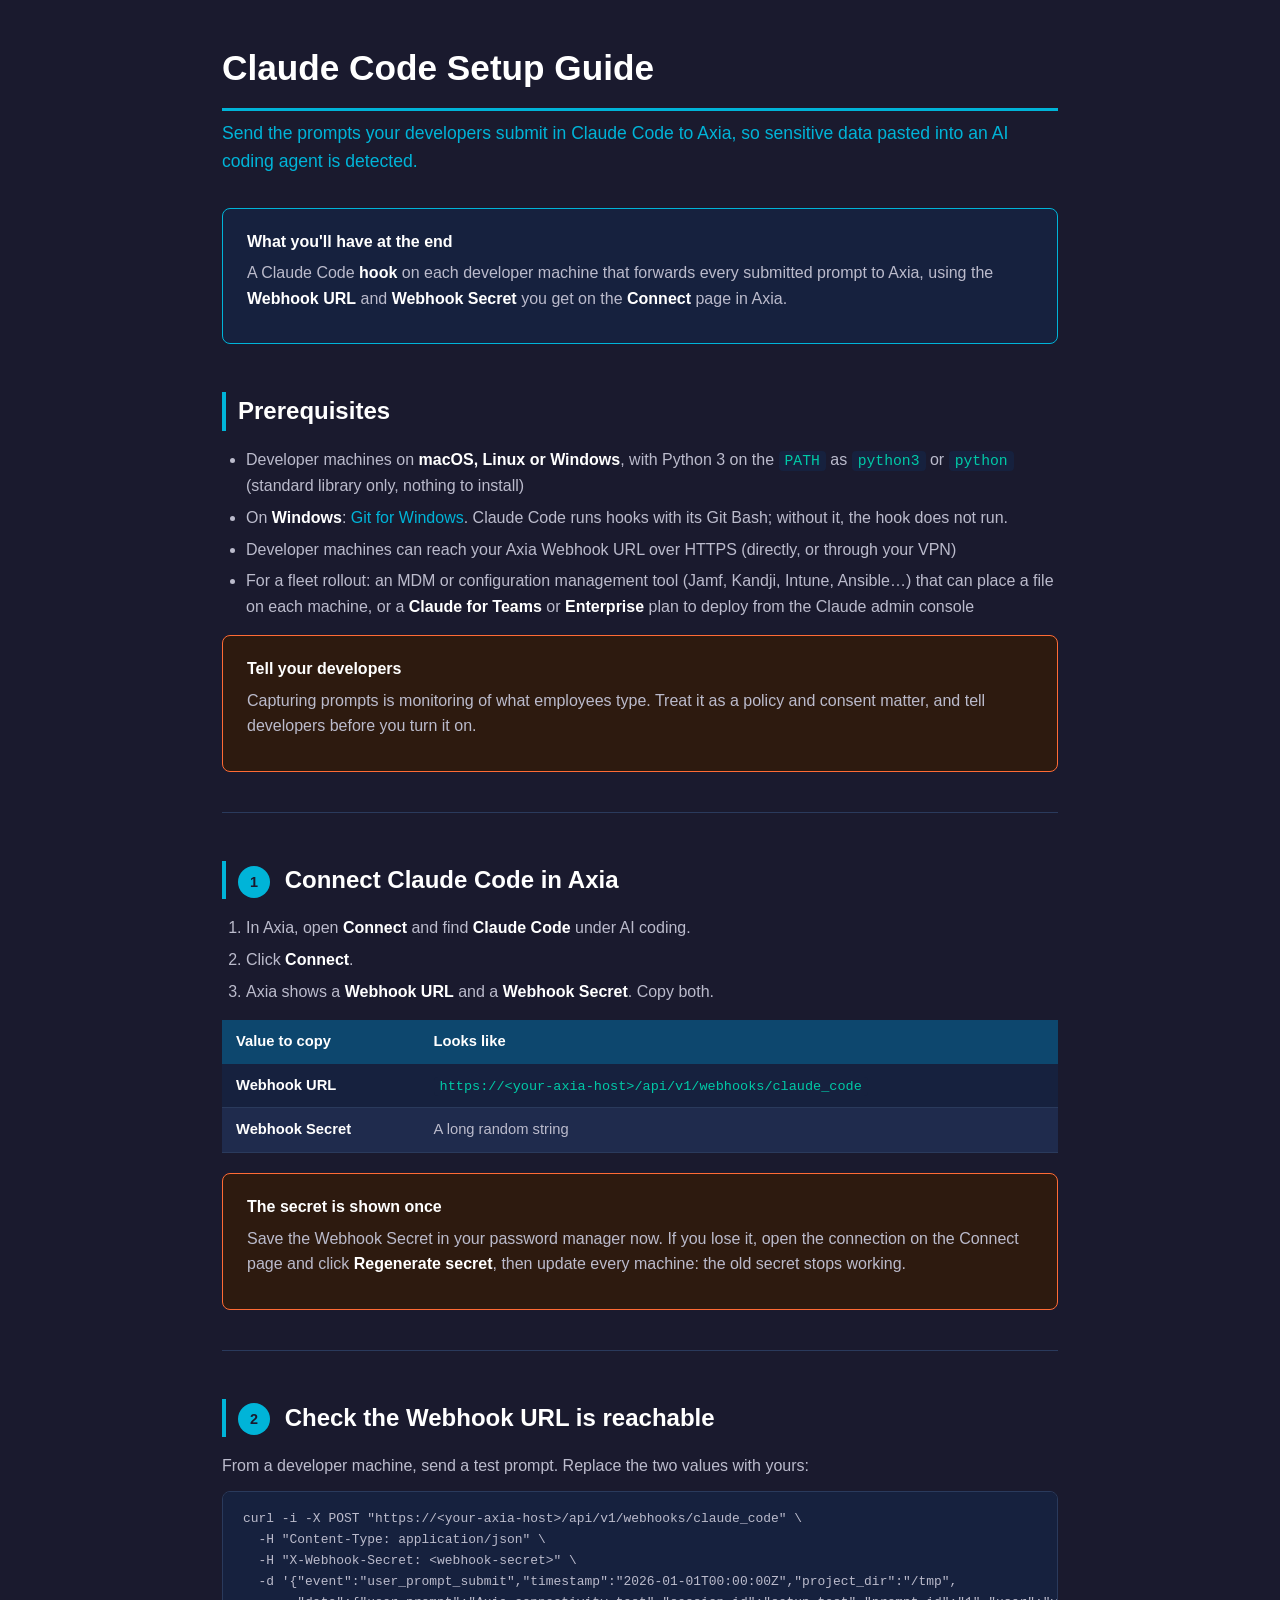
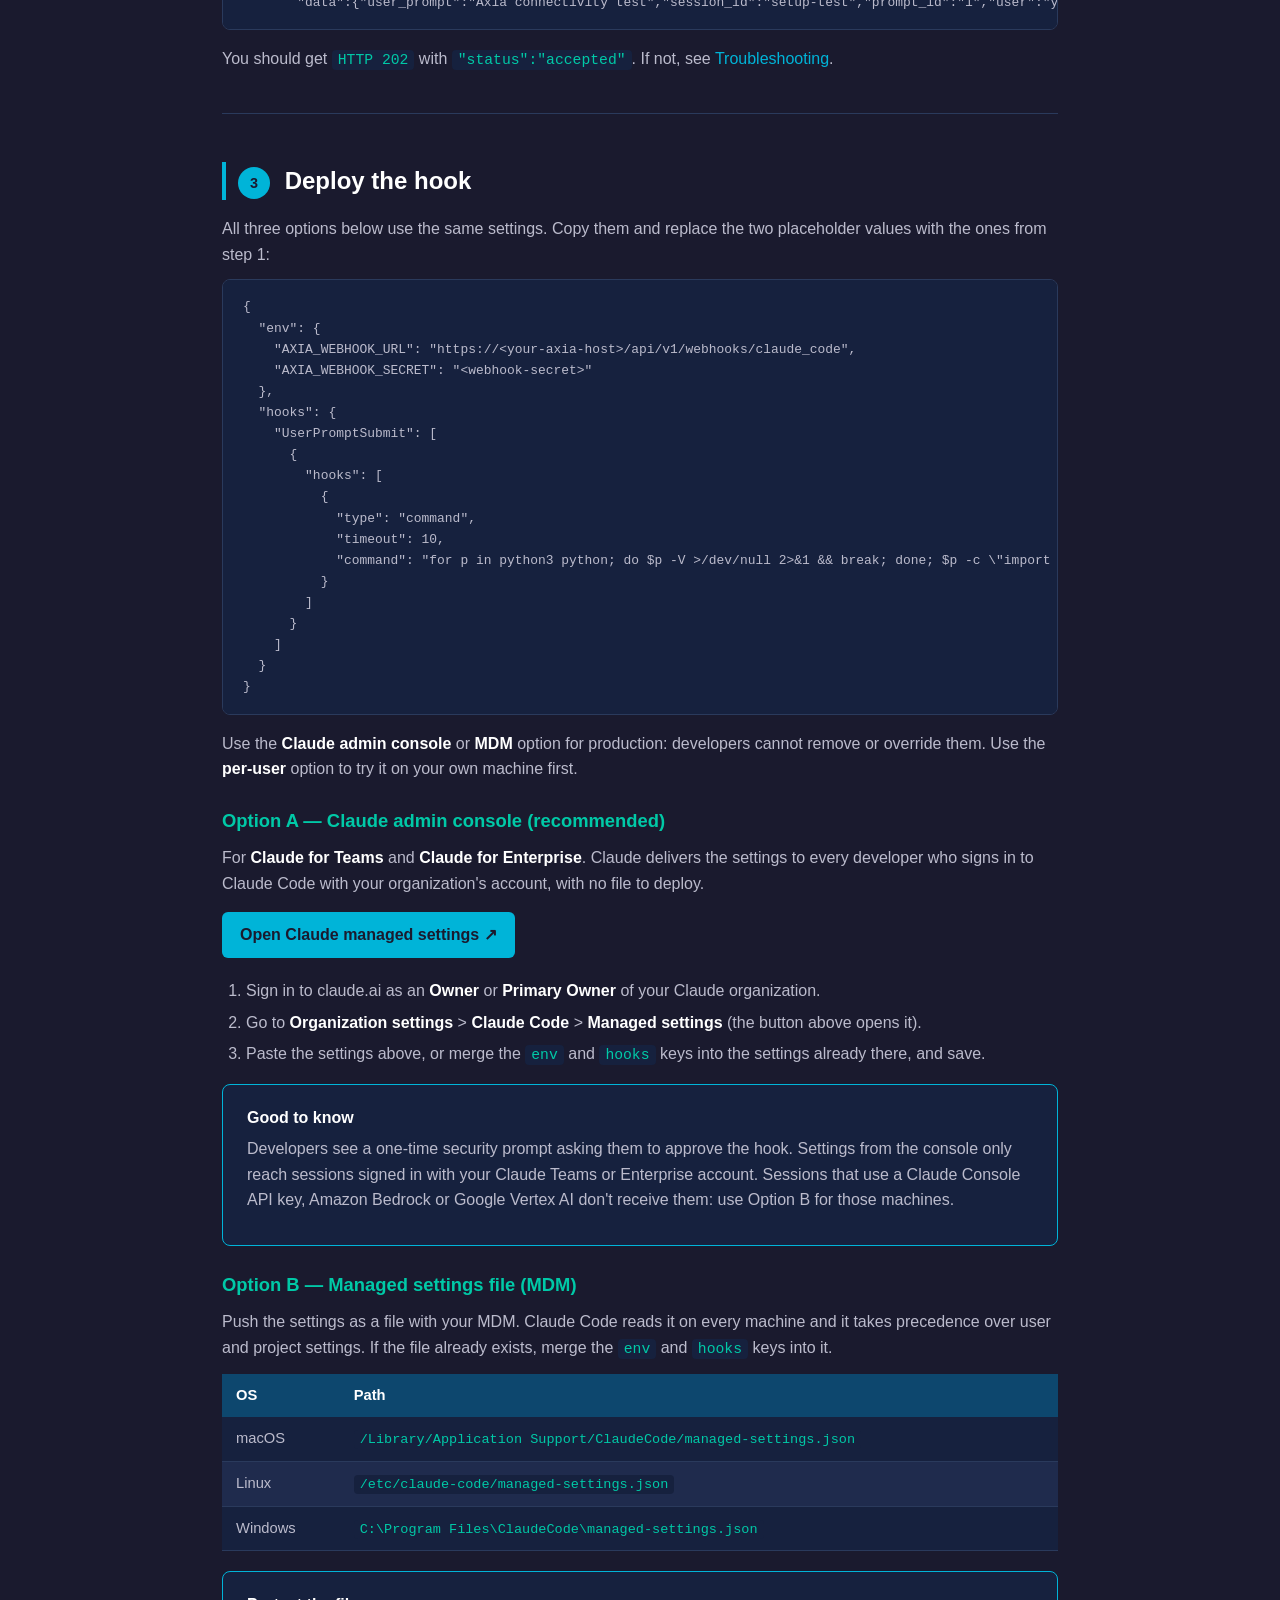
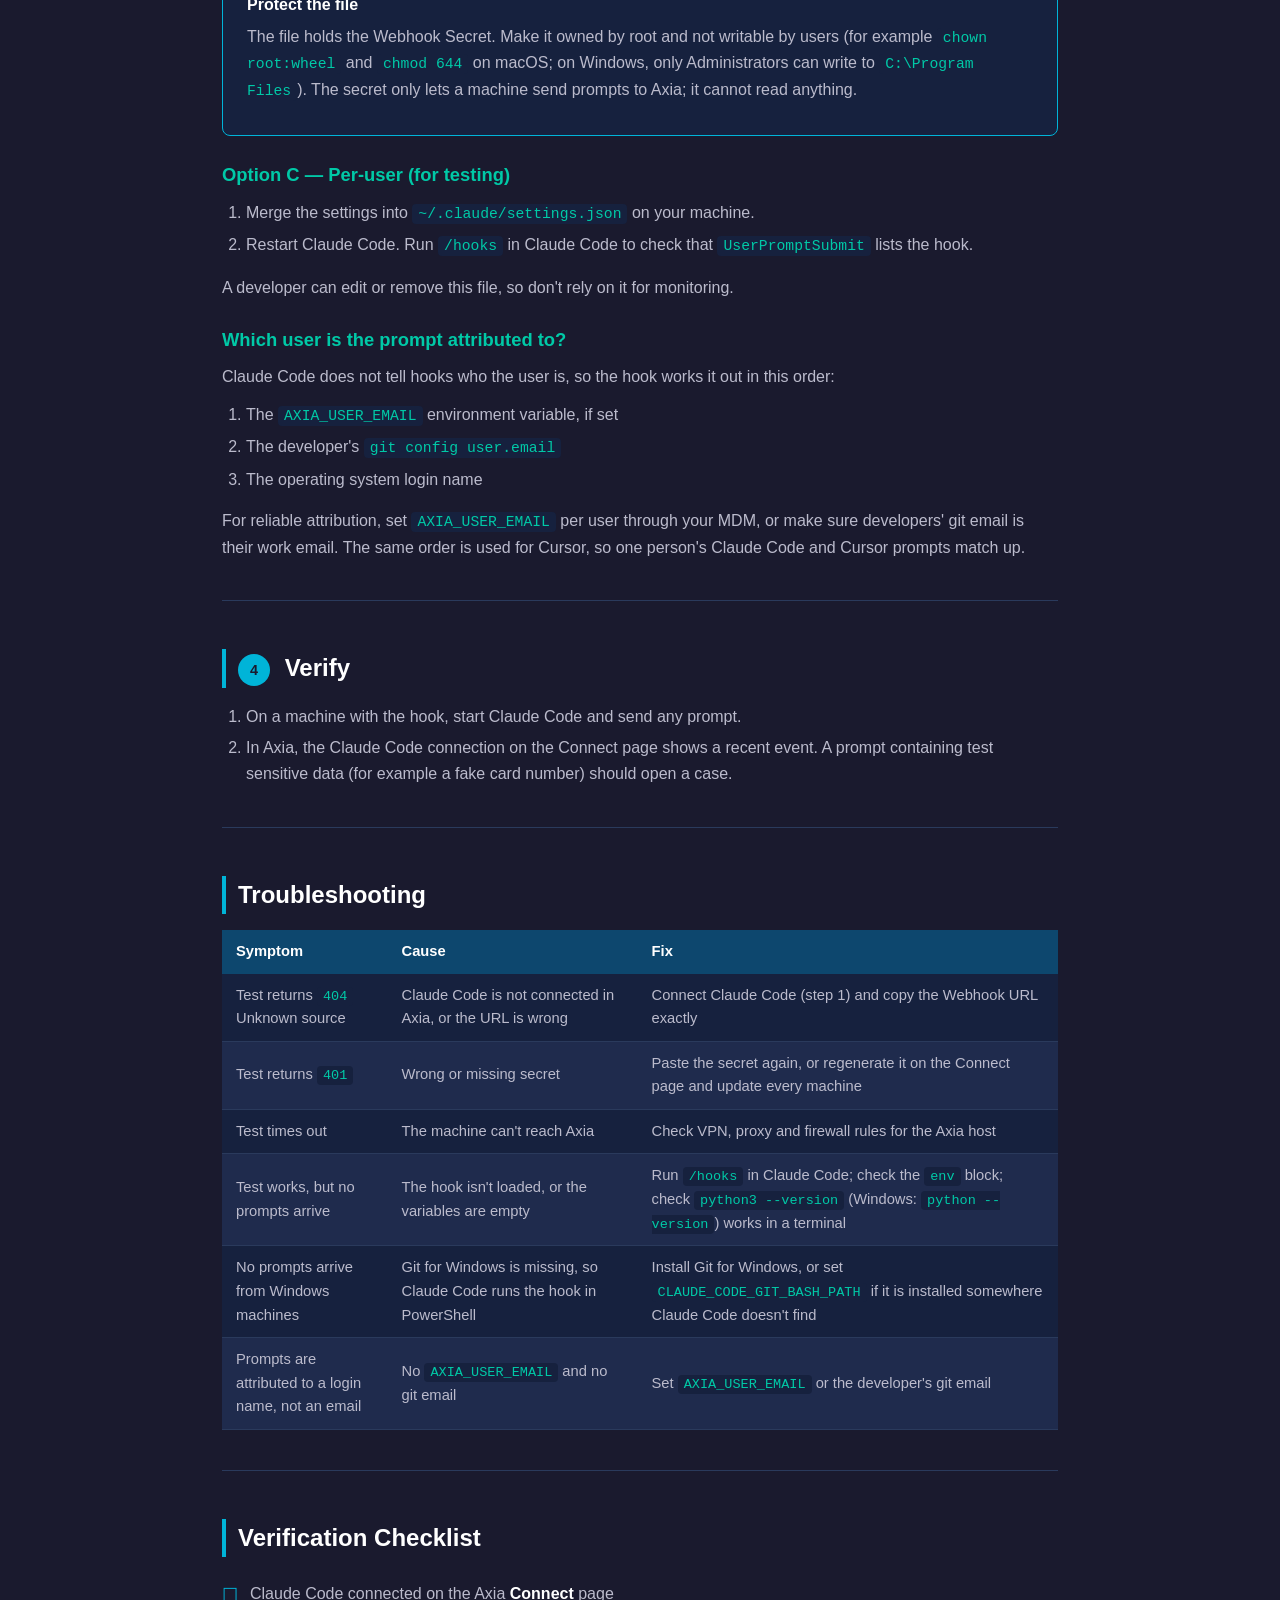
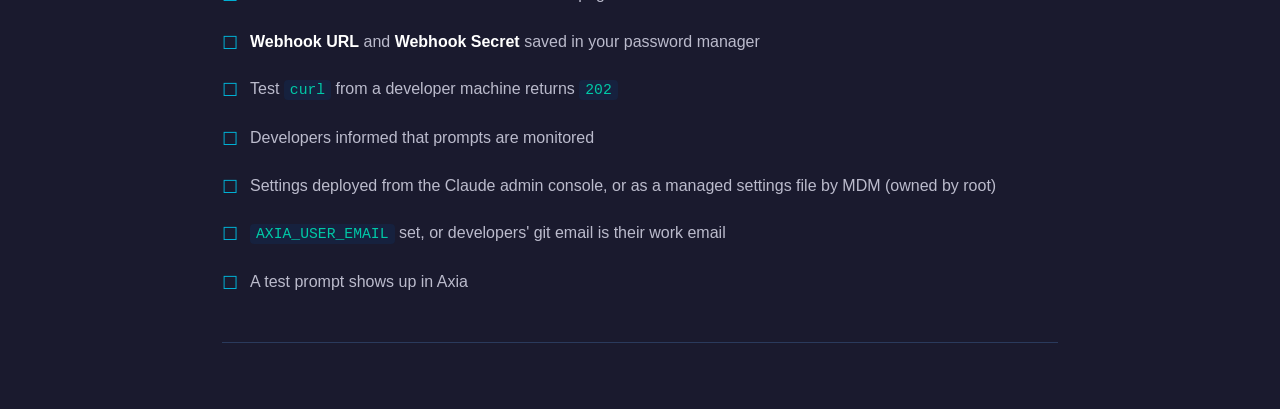
<file: docs/claude-code-setup-guide.html>
<!DOCTYPE html>
<html lang="en">
<head>
<meta charset="UTF-8">
<meta name="viewport" content="width=device-width, initial-scale=1.0">
<title>Claude Code Setup Guide for Axia</title>
<style>
  :root {
    --bg-dark: #1a1a2e;
    --bg-medium: #16213e;
    --bg-card: #1f2b4d;
    --accent-blue: #00b4d8;
    --accent-teal: #00c9a7;
    --white: #ffffff;
    --light-gray: #bbbbcc;
    --orange: #ff6b35;
    --red: #ef476f;
    --green: #06d6a0;
    --yellow: #ffd166;
  }
  * { box-sizing: border-box; margin: 0; padding: 0; }
  body {
    font-family: 'Segoe UI', -apple-system, BlinkMacSystemFont, sans-serif;
    background: var(--bg-dark);
    color: var(--light-gray);
    line-height: 1.6;
    padding: 0;
  }
  .container { max-width: 900px; margin: 0 auto; padding: 40px 32px; }
  h1 {
    font-size: 2.2rem;
    color: var(--white);
    margin-bottom: 8px;
    border-bottom: 3px solid var(--accent-blue);
    padding-bottom: 12px;
  }
  h1 + p { color: var(--accent-blue); font-size: 1.1rem; margin-bottom: 32px; }
  h2 {
    font-size: 1.5rem;
    color: var(--white);
    margin-top: 48px;
    margin-bottom: 16px;
    padding-left: 12px;
    border-left: 4px solid var(--accent-blue);
  }
  h3 {
    font-size: 1.15rem;
    color: var(--accent-teal);
    margin-top: 24px;
    margin-bottom: 10px;
  }
  p { margin-bottom: 12px; }
  ol, ul { margin-left: 24px; margin-bottom: 16px; }
  li { margin-bottom: 6px; }
  a { color: var(--accent-blue); text-decoration: none; }
  a:hover { text-decoration: underline; }
  strong { color: var(--white); }
  code {
    background: var(--bg-medium);
    color: var(--accent-teal);
    padding: 2px 6px;
    border-radius: 4px;
    font-size: 0.92em;
    font-family: 'Cascadia Code', 'Fira Code', Consolas, monospace;
  }
  pre {
    background: var(--bg-medium);
    border: 1px solid #2a3a5c;
    border-radius: 8px;
    padding: 16px 20px;
    overflow-x: auto;
    margin-bottom: 16px;
    font-size: 0.88rem;
    line-height: 1.5;
  }
  pre code { background: none; padding: 0; color: var(--light-gray); }
  table {
    width: 100%;
    border-collapse: collapse;
    margin-bottom: 20px;
    font-size: 0.92rem;
  }
  th {
    background: #0d476e;
    color: var(--white);
    padding: 10px 14px;
    text-align: left;
    font-weight: 600;
  }
  td {
    padding: 10px 14px;
    border-bottom: 1px solid #2a3a5c;
  }
  tr:nth-child(even) td { background: var(--bg-medium); }
  tr:nth-child(odd) td { background: var(--bg-card); }
  .card {
    background: var(--bg-medium);
    border: 1px solid #2a3a5c;
    border-radius: 8px;
    padding: 20px 24px;
    margin-bottom: 20px;
  }
  .card.warning {
    border-color: var(--orange);
    background: #2d1a0f;
  }
  .card.success {
    border-color: var(--green);
    background: #0a2a1f;
  }
  .card.info {
    border-color: var(--accent-blue);
  }
  .card-title {
    color: var(--white);
    font-weight: 600;
    margin-bottom: 6px;
  }
  .env-block {
    background: #0d1b2a;
    border: 2px solid var(--accent-blue);
    border-radius: 8px;
    padding: 20px 24px;
    margin: 20px 0;
  }
  .env-block h3 { color: var(--accent-blue); margin-top: 0; }
  .checklist { list-style: none; margin-left: 0; }
  .checklist li {
    padding: 8px 0 8px 28px;
    position: relative;
  }
  .checklist li::before {
    content: '\2610';
    position: absolute;
    left: 0;
    color: var(--accent-blue);
    font-size: 1.1em;
  }
  .step-num {
    display: inline-block;
    width: 32px;
    height: 32px;
    background: var(--accent-blue);
    color: var(--bg-dark);
    border-radius: 50%;
    text-align: center;
    line-height: 32px;
    font-weight: 700;
    font-size: 0.9rem;
    margin-right: 8px;
    vertical-align: middle;
  }
  .btn {
    display: inline-block;
    background: var(--accent-blue);
    color: var(--bg-dark);
    font-weight: 600;
    padding: 10px 18px;
    border-radius: 6px;
    margin: 4px 0 8px;
  }
  .btn:hover { text-decoration: none; filter: brightness(1.1); }
  hr {
    border: none;
    border-top: 1px solid #2a3a5c;
    margin: 40px 0;
  }
  @media print {
    body { background: #fff; color: #333; }
    .container { max-width: 100%; }
    h1 { color: #111; border-color: #0078d4; }
    h2 { color: #111; border-color: #0078d4; }
    h3 { color: #0078d4; }
    code { background: #f0f0f0; color: #0078d4; }
    pre { background: #f5f5f5; border-color: #ddd; }
    pre code { color: #333; }
    th { background: #0078d4; }
    td { border-color: #ddd; }
    tr:nth-child(even) td { background: #f9f9f9; }
    tr:nth-child(odd) td { background: #fff; }
    .card { border-color: #ddd; background: #f9f9f9; }
    .card.warning { border-color: #e67e22; background: #fef5ec; }
    .card.success { border-color: #27ae60; background: #eafaf1; }
    .env-block { border-color: #0078d4; background: #f0f7ff; }
    strong { color: #111; }
    a { color: #0078d4; }
  }
</style>
</head>
<body>
<div class="container">

<h1>Claude Code Setup Guide</h1>
<p>Send the prompts your developers submit in Claude Code to Axia, so sensitive data pasted into an AI coding agent is detected.</p>

<div class="card info">
  <div class="card-title">What you'll have at the end</div>
  <p>A Claude Code <strong>hook</strong> on each developer machine that forwards every submitted prompt to Axia, using the <strong>Webhook URL</strong> and <strong>Webhook Secret</strong> you get on the <strong>Connect</strong> page in Axia.</p>
</div>

<h2>Prerequisites</h2>
<ul>
  <li>Developer machines on <strong>macOS, Linux or Windows</strong>, with Python 3 on the <code>PATH</code> as <code>python3</code> or <code>python</code> (standard library only, nothing to install)</li>
  <li>On <strong>Windows</strong>: <a href="https://git-scm.com/downloads/win">Git for Windows</a>. Claude Code runs hooks with its Git Bash; without it, the hook does not run.</li>
  <li>Developer machines can reach your Axia Webhook URL over HTTPS (directly, or through your VPN)</li>
  <li>For a fleet rollout: an MDM or configuration management tool (Jamf, Kandji, Intune, Ansible…) that can place a file on each machine, or a <strong>Claude for Teams</strong> or <strong>Enterprise</strong> plan to deploy from the Claude admin console</li>
</ul>

<div class="card warning">
  <div class="card-title">Tell your developers</div>
  <p>Capturing prompts is monitoring of what employees type. Treat it as a policy and consent matter, and tell developers before you turn it on.</p>
</div>

<hr>

<h2><span class="step-num">1</span> Connect Claude Code in Axia</h2>

<ol>
  <li>In Axia, open <strong>Connect</strong> and find <strong>Claude Code</strong> under AI coding.</li>
  <li>Click <strong>Connect</strong>.</li>
  <li>Axia shows a <strong>Webhook URL</strong> and a <strong>Webhook Secret</strong>. Copy both.</li>
</ol>

<table>
  <tr><th>Value to copy</th><th>Looks like</th></tr>
  <tr><td><strong>Webhook URL</strong></td><td><code>https://&lt;your-axia-host&gt;/api/v1/webhooks/claude_code</code></td></tr>
  <tr><td><strong>Webhook Secret</strong></td><td>A long random string</td></tr>
</table>

<div class="card warning">
  <div class="card-title">The secret is shown once</div>
  <p>Save the Webhook Secret in your password manager now. If you lose it, open the connection on the Connect page and click <strong>Regenerate secret</strong>, then update every machine: the old secret stops working.</p>
</div>

<hr>

<h2><span class="step-num">2</span> Check the Webhook URL is reachable</h2>

<p>From a developer machine, send a test prompt. Replace the two values with yours:</p>

<pre><code>curl -i -X POST "https://&lt;your-axia-host&gt;/api/v1/webhooks/claude_code" \
  -H "Content-Type: application/json" \
  -H "X-Webhook-Secret: &lt;webhook-secret&gt;" \
  -d '{"event":"user_prompt_submit","timestamp":"2026-01-01T00:00:00Z","project_dir":"/tmp",
       "data":{"user_prompt":"Axia connectivity test","session_id":"setup-test","prompt_id":"1","user":"you@yourcompany.com"}}'</code></pre>

<p>You should get <code>HTTP 202</code> with <code>"status":"accepted"</code>. If not, see <a href="#troubleshooting">Troubleshooting</a>.</p>

<hr>

<h2><span class="step-num">3</span> Deploy the hook</h2>

<p>All three options below use the same settings. Copy them and replace the two placeholder values with the ones from step 1:</p>

<pre><code>{
  "env": {
    "AXIA_WEBHOOK_URL": "https://&lt;your-axia-host&gt;/api/v1/webhooks/claude_code",
    "AXIA_WEBHOOK_SECRET": "&lt;webhook-secret&gt;"
  },
  "hooks": {
    "UserPromptSubmit": [
      {
        "hooks": [
          {
            "type": "command",
            "timeout": 10,
            "command": "for p in python3 python; do $p -V &gt;/dev/null 2&gt;&amp;1 &amp;&amp; break; done; $p -c \"import os,sys,json,shutil,subprocess,getpass,datetime as dt;s=os.environ.get('AXIA_WEBHOOK_SECRET','');url=os.environ.get('AXIA_WEBHOOK_URL','');(s and url) or sys.exit(0);d=json.load(sys.stdin);e=(subprocess.run(['git','config','user.email'],capture_output=True,text=True).stdout.strip() if shutil.which('git') else '');u=os.environ.get('AXIA_USER_EMAIL') or e or getpass.getuser();body=json.dumps({'event':'user_prompt_submit','timestamp':dt.datetime.now(dt.timezone.utc).isoformat(),'project_dir':d.get('cwd',''),'data':{'user_prompt':d.get('prompt',''),'session_id':d.get('session_id',''),'prompt_id':d.get('prompt_id',''),'user':u}});p=subprocess.Popen([sys.executable,'-c','import sys,json,urllib.request as r;m=json.loads(sys.stdin.buffer.readline());r.urlopen(r.Request(m[0],data=sys.stdin.buffer.read(),headers=m[1]),timeout=5)'],stdin=subprocess.PIPE,stdout=subprocess.DEVNULL,stderr=subprocess.DEVNULL,**({'creationflags':0x00000208} if os.name=='nt' else {'start_new_session':True}));p.stdin.write(json.dumps([url,{'Content-Type':'application/json','X-Webhook-Secret':s}]).encode()+bytes([10])+body.encode());p.stdin.close()\" 2&gt;/dev/null || true"
          }
        ]
      }
    ]
  }
}</code></pre>

<p>Use the <strong>Claude admin console</strong> or <strong>MDM</strong> option for production: developers cannot remove or override them. Use the <strong>per-user</strong> option to try it on your own machine first.</p>

<h3>Option A &mdash; Claude admin console (recommended)</h3>
<p>For <strong>Claude for Teams</strong> and <strong>Claude for Enterprise</strong>. Claude delivers the settings to every developer who signs in to Claude Code with your organization's account, with no file to deploy.</p>
<p><a class="btn" href="https://claude.ai/admin-settings/claude-code" target="_blank" rel="noopener noreferrer">Open Claude managed settings &#8599;</a></p>
<ol>
  <li>Sign in to claude.ai as an <strong>Owner</strong> or <strong>Primary Owner</strong> of your Claude organization.</li>
  <li>Go to <strong>Organization settings</strong> &gt; <strong>Claude Code</strong> &gt; <strong>Managed settings</strong> (the button above opens it).</li>
  <li>Paste the settings above, or merge the <code>env</code> and <code>hooks</code> keys into the settings already there, and save.</li>
</ol>
<div class="card info">
  <div class="card-title">Good to know</div>
  <p>Developers see a one-time security prompt asking them to approve the hook. Settings from the console only reach sessions signed in with your Claude Teams or Enterprise account. Sessions that use a Claude Console API key, Amazon Bedrock or Google Vertex AI don't receive them: use Option B for those machines.</p>
</div>

<h3>Option B &mdash; Managed settings file (MDM)</h3>
<p>Push the settings as a file with your MDM. Claude Code reads it on every machine and it takes precedence over user and project settings. If the file already exists, merge the <code>env</code> and <code>hooks</code> keys into it.</p>

<table>
  <tr><th>OS</th><th>Path</th></tr>
  <tr><td>macOS</td><td><code>/Library/Application Support/ClaudeCode/managed-settings.json</code></td></tr>
  <tr><td>Linux</td><td><code>/etc/claude-code/managed-settings.json</code></td></tr>
  <tr><td>Windows</td><td><code>C:\Program Files\ClaudeCode\managed-settings.json</code></td></tr>
</table>

<div class="card info">
  <div class="card-title">Protect the file</div>
  <p>The file holds the Webhook Secret. Make it owned by root and not writable by users (for example <code>chown root:wheel</code> and <code>chmod 644</code> on macOS; on Windows, only Administrators can write to <code>C:\Program Files</code>). The secret only lets a machine send prompts to Axia; it cannot read anything.</p>
</div>

<h3>Option C &mdash; Per-user (for testing)</h3>
<ol>
  <li>Merge the settings into <code>~/.claude/settings.json</code> on your machine.</li>
  <li>Restart Claude Code. Run <code>/hooks</code> in Claude Code to check that <code>UserPromptSubmit</code> lists the hook.</li>
</ol>
<p>A developer can edit or remove this file, so don't rely on it for monitoring.</p>

<h3>Which user is the prompt attributed to?</h3>
<p>Claude Code does not tell hooks who the user is, so the hook works it out in this order:</p>
<ol>
  <li>The <code>AXIA_USER_EMAIL</code> environment variable, if set</li>
  <li>The developer's <code>git config user.email</code></li>
  <li>The operating system login name</li>
</ol>
<p>For reliable attribution, set <code>AXIA_USER_EMAIL</code> per user through your MDM, or make sure developers' git email is their work email. The same order is used for Cursor, so one person's Claude Code and Cursor prompts match up.</p>

<hr>

<h2><span class="step-num">4</span> Verify</h2>
<ol>
  <li>On a machine with the hook, start Claude Code and send any prompt.</li>
  <li>In Axia, the Claude Code connection on the Connect page shows a recent event. A prompt containing test sensitive data (for example a fake card number) should open a case.</li>
</ol>

<hr>

<h2 id="troubleshooting">Troubleshooting</h2>
<table>
  <tr><th>Symptom</th><th>Cause</th><th>Fix</th></tr>
  <tr><td>Test returns <code>404</code> Unknown source</td><td>Claude Code is not connected in Axia, or the URL is wrong</td><td>Connect Claude Code (step 1) and copy the Webhook URL exactly</td></tr>
  <tr><td>Test returns <code>401</code></td><td>Wrong or missing secret</td><td>Paste the secret again, or regenerate it on the Connect page and update every machine</td></tr>
  <tr><td>Test times out</td><td>The machine can't reach Axia</td><td>Check VPN, proxy and firewall rules for the Axia host</td></tr>
  <tr><td>Test works, but no prompts arrive</td><td>The hook isn't loaded, or the variables are empty</td><td>Run <code>/hooks</code> in Claude Code; check the <code>env</code> block; check <code>python3 --version</code> (Windows: <code>python --version</code>) works in a terminal</td></tr>
  <tr><td>No prompts arrive from Windows machines</td><td>Git for Windows is missing, so Claude Code runs the hook in PowerShell</td><td>Install Git for Windows, or set <code>CLAUDE_CODE_GIT_BASH_PATH</code> if it is installed somewhere Claude Code doesn't find</td></tr>
  <tr><td>Prompts are attributed to a login name, not an email</td><td>No <code>AXIA_USER_EMAIL</code> and no git email</td><td>Set <code>AXIA_USER_EMAIL</code> or the developer's git email</td></tr>
</table>

<hr>

<h2>Verification Checklist</h2>

<ul class="checklist">
  <li>Claude Code connected on the Axia <strong>Connect</strong> page</li>
  <li><strong>Webhook URL</strong> and <strong>Webhook Secret</strong> saved in your password manager</li>
  <li>Test <code>curl</code> from a developer machine returns <code>202</code></li>
  <li>Developers informed that prompts are monitored</li>
  <li>Settings deployed from the Claude admin console, or as a managed settings file by MDM (owned by root)</li>
  <li><code>AXIA_USER_EMAIL</code> set, or developers' git email is their work email</li>
  <li>A test prompt shows up in Axia</li>
</ul>

<hr>

</div>
</body>
</html>
</file>
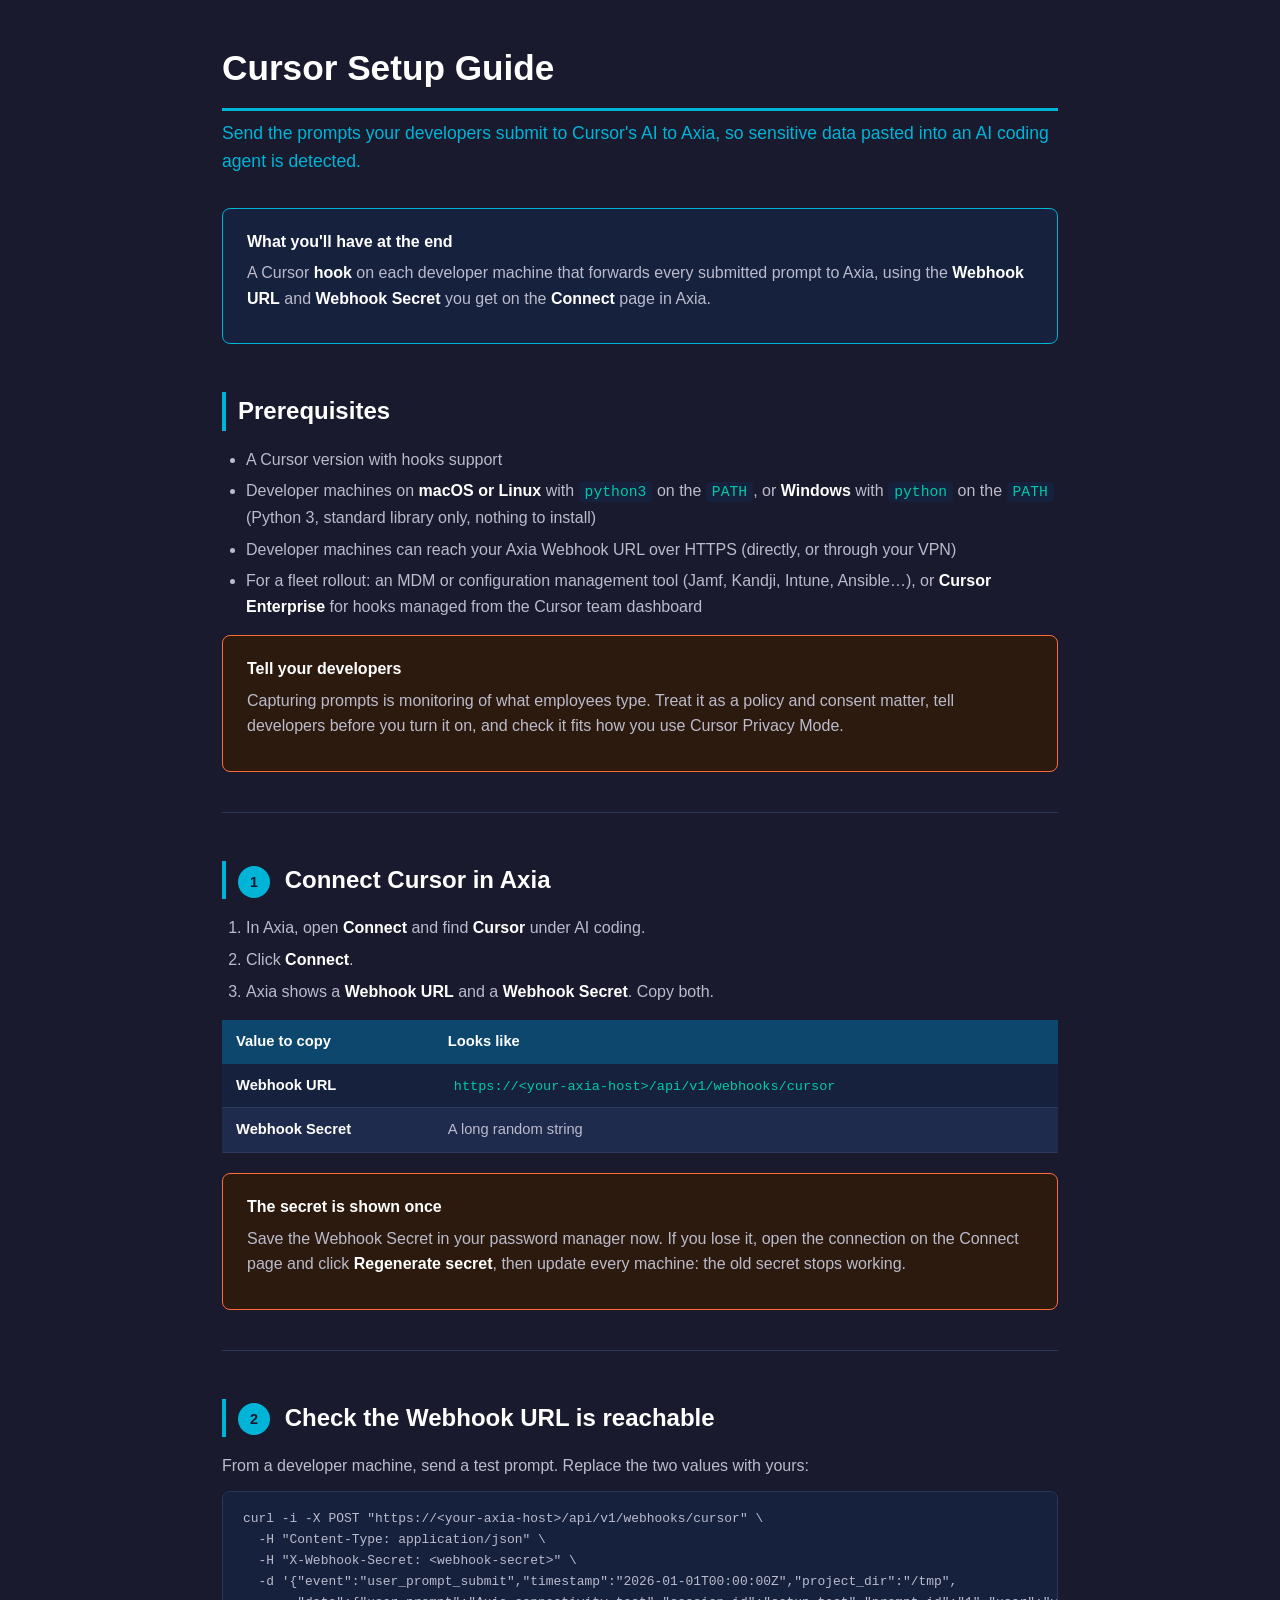
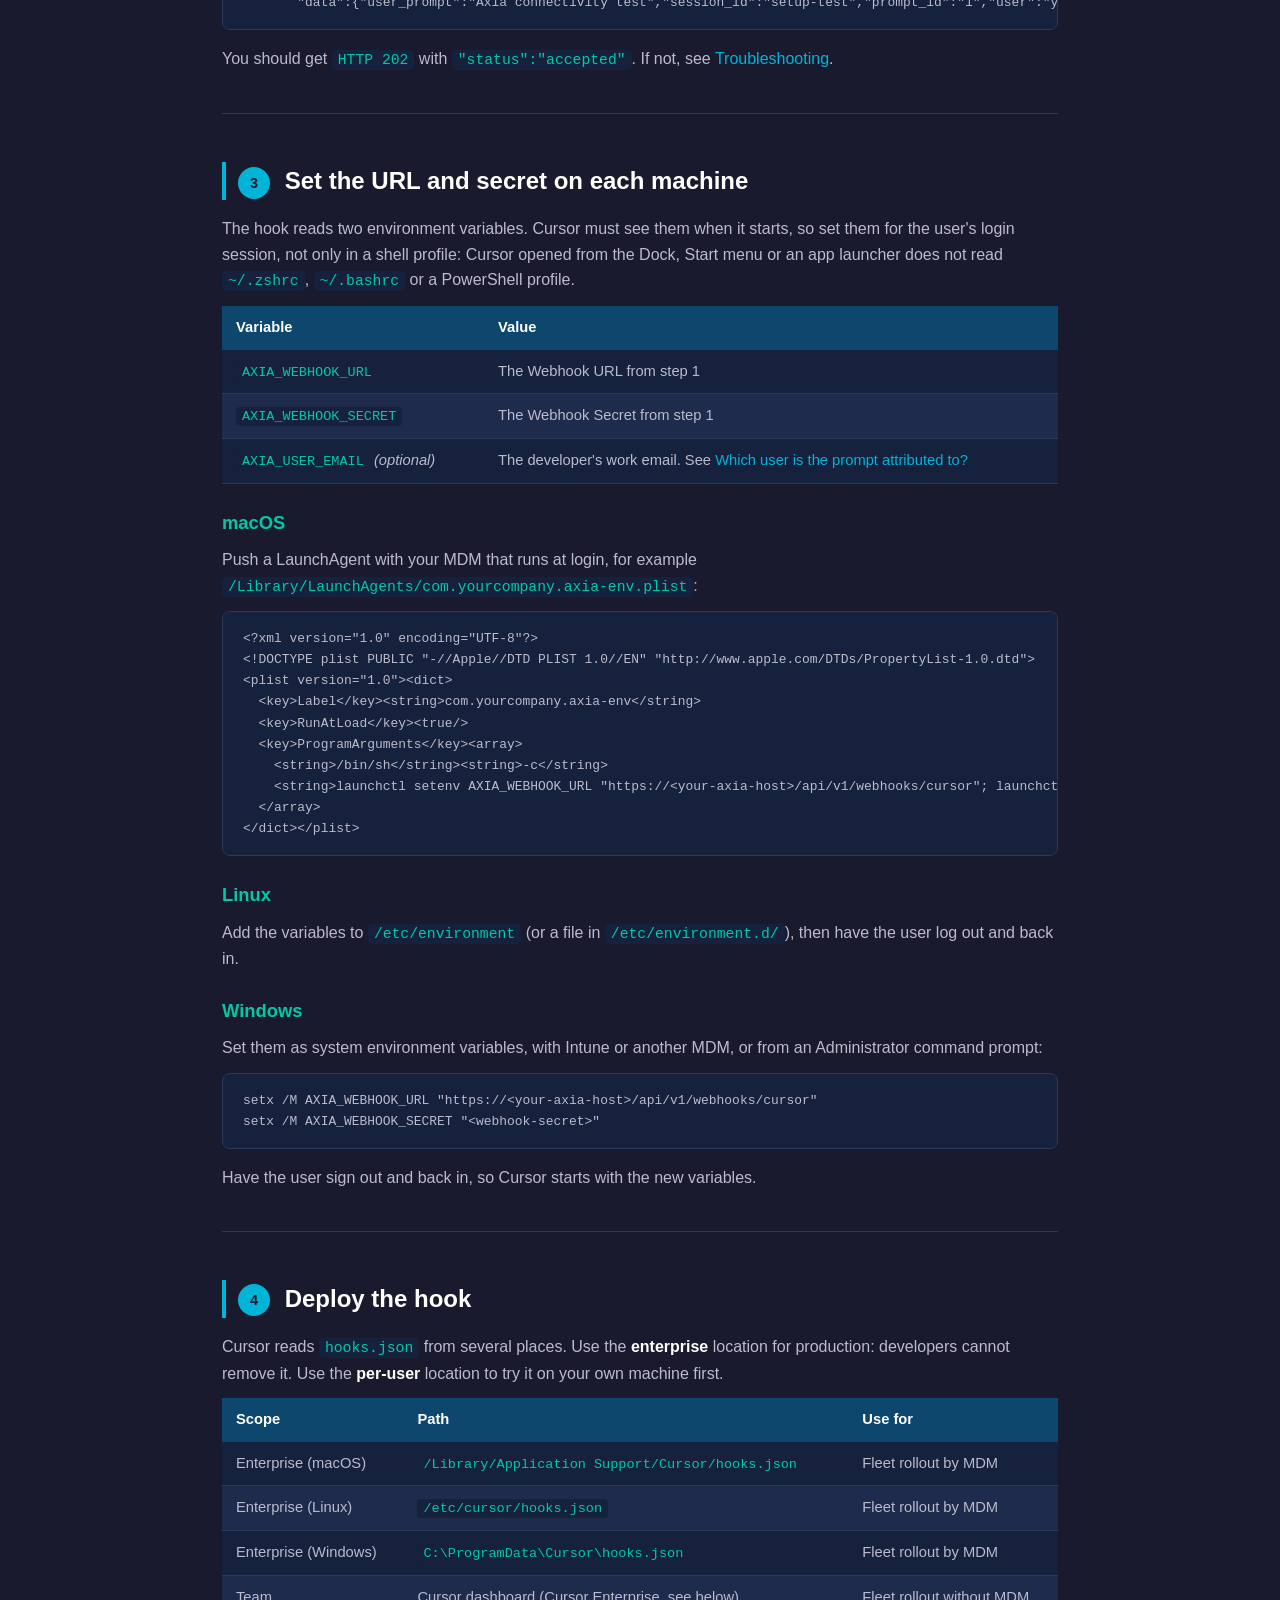
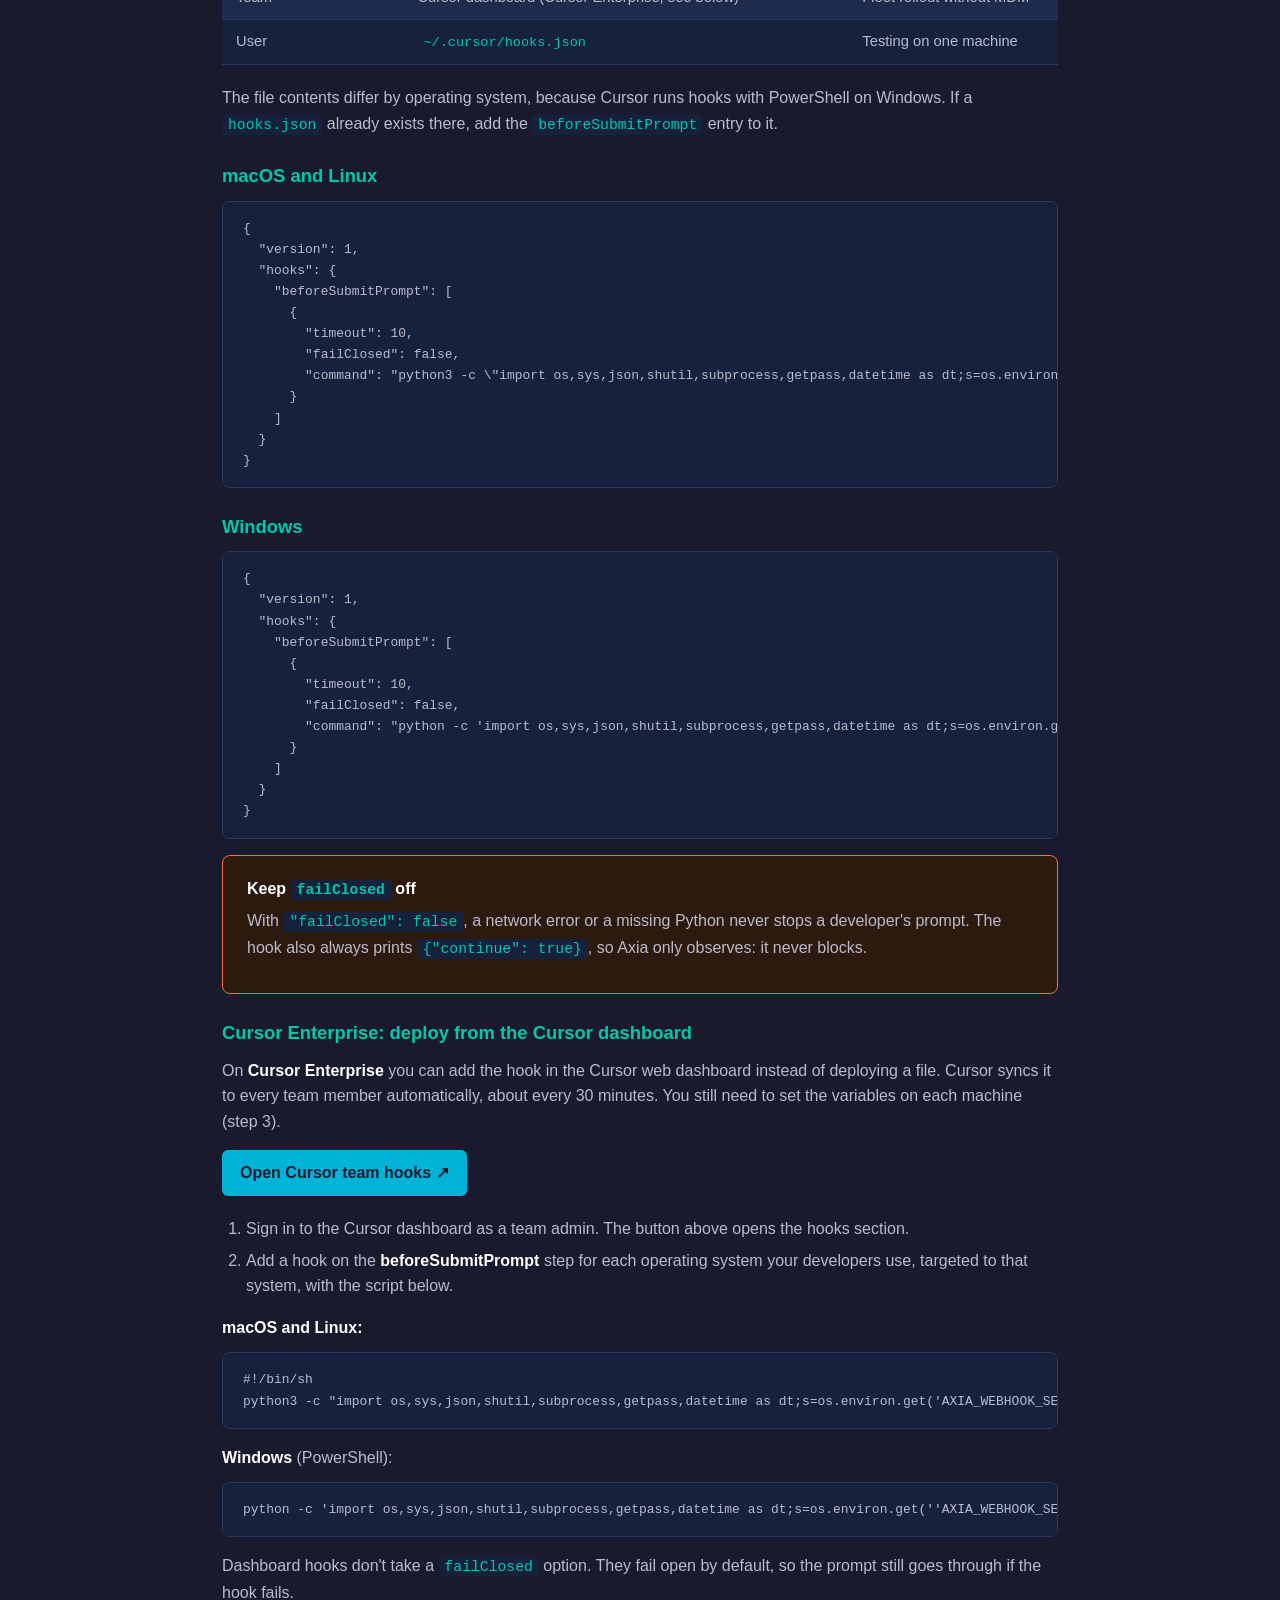
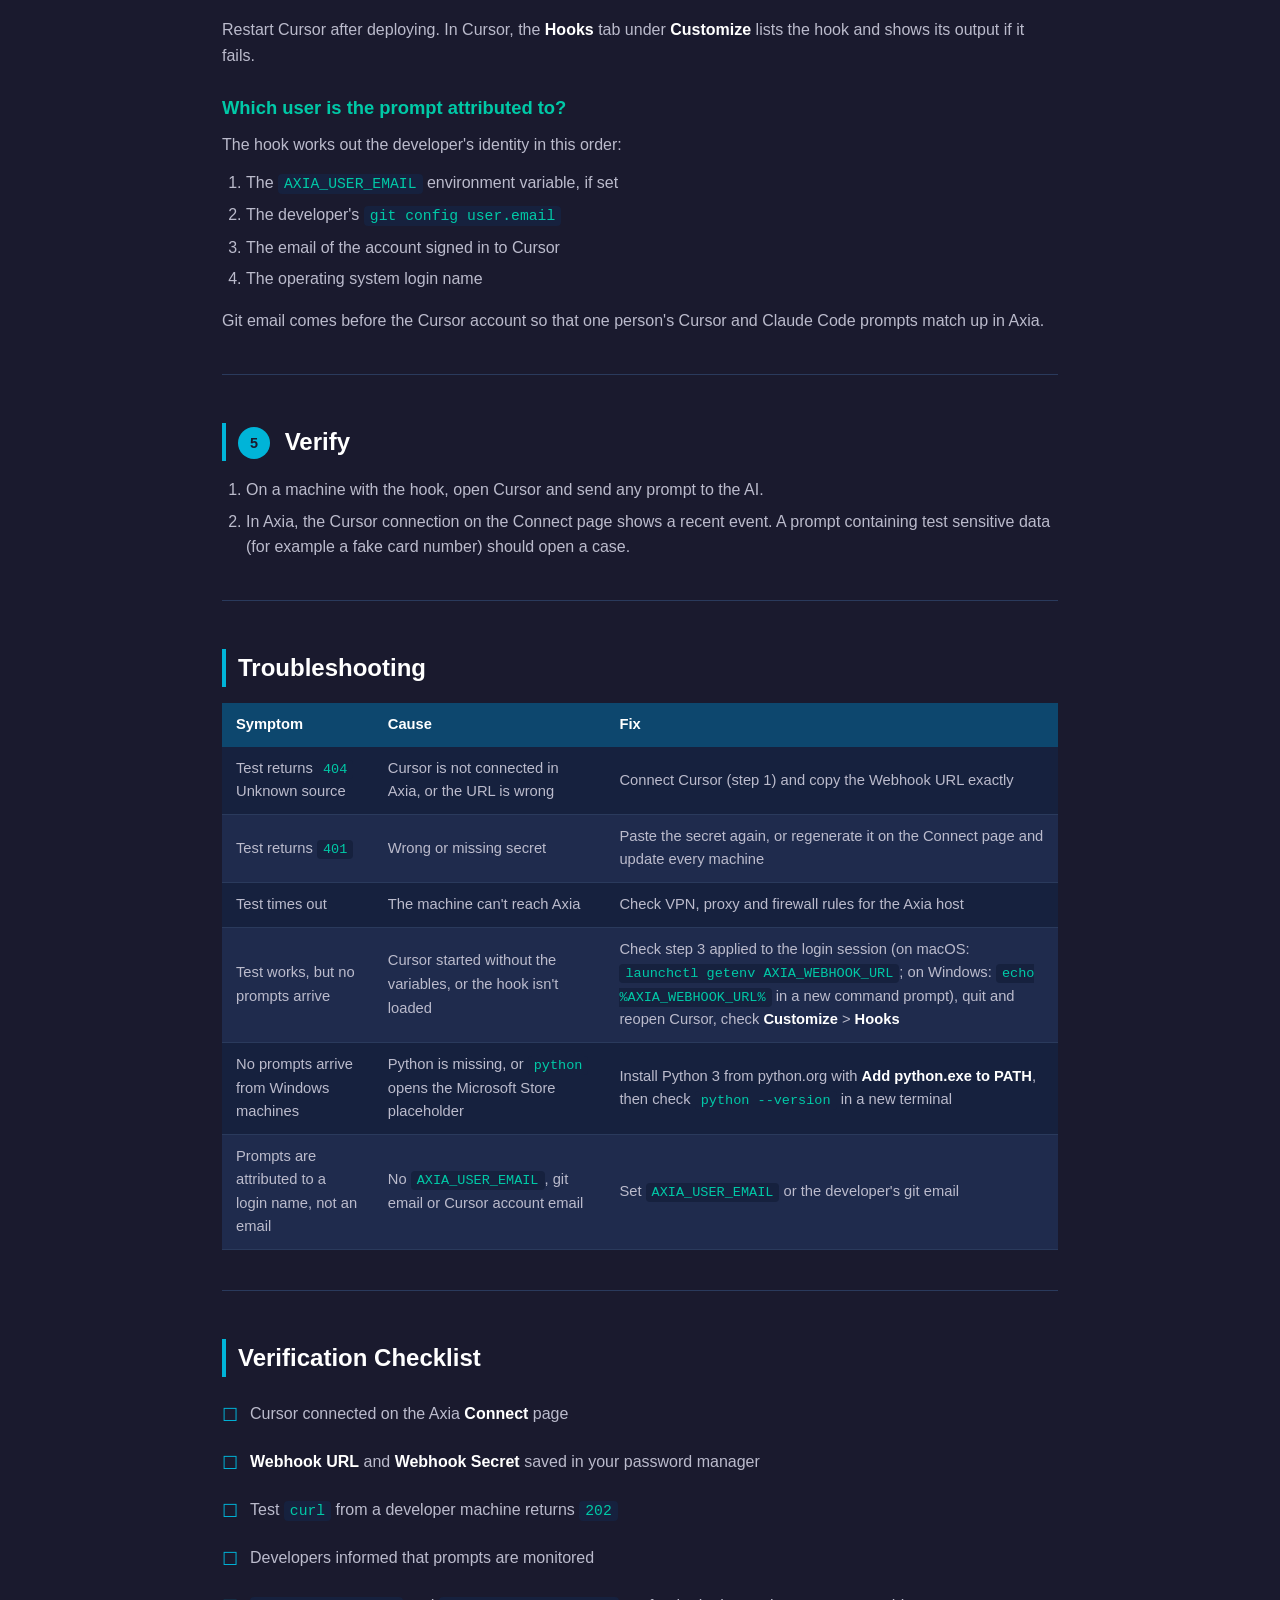
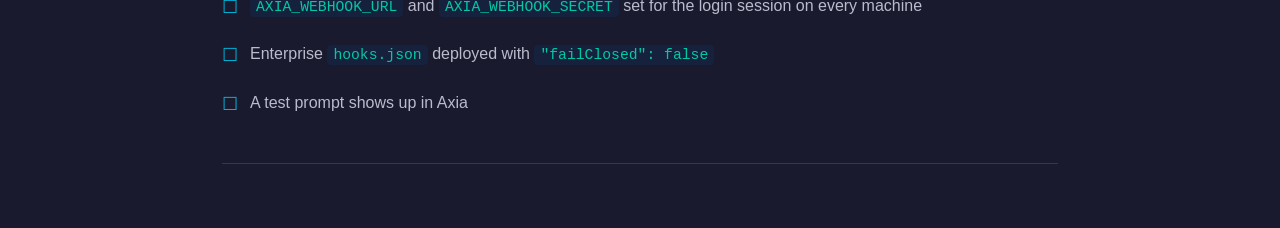
<file: docs/cursor-setup-guide.html>
<!DOCTYPE html>
<html lang="en">
<head>
<meta charset="UTF-8">
<meta name="viewport" content="width=device-width, initial-scale=1.0">
<title>Cursor Setup Guide for Axia</title>
<style>
  :root {
    --bg-dark: #1a1a2e;
    --bg-medium: #16213e;
    --bg-card: #1f2b4d;
    --accent-blue: #00b4d8;
    --accent-teal: #00c9a7;
    --white: #ffffff;
    --light-gray: #bbbbcc;
    --orange: #ff6b35;
    --red: #ef476f;
    --green: #06d6a0;
    --yellow: #ffd166;
  }
  * { box-sizing: border-box; margin: 0; padding: 0; }
  body {
    font-family: 'Segoe UI', -apple-system, BlinkMacSystemFont, sans-serif;
    background: var(--bg-dark);
    color: var(--light-gray);
    line-height: 1.6;
    padding: 0;
  }
  .container { max-width: 900px; margin: 0 auto; padding: 40px 32px; }
  h1 {
    font-size: 2.2rem;
    color: var(--white);
    margin-bottom: 8px;
    border-bottom: 3px solid var(--accent-blue);
    padding-bottom: 12px;
  }
  h1 + p { color: var(--accent-blue); font-size: 1.1rem; margin-bottom: 32px; }
  h2 {
    font-size: 1.5rem;
    color: var(--white);
    margin-top: 48px;
    margin-bottom: 16px;
    padding-left: 12px;
    border-left: 4px solid var(--accent-blue);
  }
  h3 {
    font-size: 1.15rem;
    color: var(--accent-teal);
    margin-top: 24px;
    margin-bottom: 10px;
  }
  p { margin-bottom: 12px; }
  ol, ul { margin-left: 24px; margin-bottom: 16px; }
  li { margin-bottom: 6px; }
  a { color: var(--accent-blue); text-decoration: none; }
  a:hover { text-decoration: underline; }
  strong { color: var(--white); }
  code {
    background: var(--bg-medium);
    color: var(--accent-teal);
    padding: 2px 6px;
    border-radius: 4px;
    font-size: 0.92em;
    font-family: 'Cascadia Code', 'Fira Code', Consolas, monospace;
  }
  pre {
    background: var(--bg-medium);
    border: 1px solid #2a3a5c;
    border-radius: 8px;
    padding: 16px 20px;
    overflow-x: auto;
    margin-bottom: 16px;
    font-size: 0.88rem;
    line-height: 1.5;
  }
  pre code { background: none; padding: 0; color: var(--light-gray); }
  table {
    width: 100%;
    border-collapse: collapse;
    margin-bottom: 20px;
    font-size: 0.92rem;
  }
  th {
    background: #0d476e;
    color: var(--white);
    padding: 10px 14px;
    text-align: left;
    font-weight: 600;
  }
  td {
    padding: 10px 14px;
    border-bottom: 1px solid #2a3a5c;
  }
  tr:nth-child(even) td { background: var(--bg-medium); }
  tr:nth-child(odd) td { background: var(--bg-card); }
  .card {
    background: var(--bg-medium);
    border: 1px solid #2a3a5c;
    border-radius: 8px;
    padding: 20px 24px;
    margin-bottom: 20px;
  }
  .card.warning {
    border-color: var(--orange);
    background: #2d1a0f;
  }
  .card.success {
    border-color: var(--green);
    background: #0a2a1f;
  }
  .card.info {
    border-color: var(--accent-blue);
  }
  .card-title {
    color: var(--white);
    font-weight: 600;
    margin-bottom: 6px;
  }
  .env-block {
    background: #0d1b2a;
    border: 2px solid var(--accent-blue);
    border-radius: 8px;
    padding: 20px 24px;
    margin: 20px 0;
  }
  .env-block h3 { color: var(--accent-blue); margin-top: 0; }
  .checklist { list-style: none; margin-left: 0; }
  .checklist li {
    padding: 8px 0 8px 28px;
    position: relative;
  }
  .checklist li::before {
    content: '\2610';
    position: absolute;
    left: 0;
    color: var(--accent-blue);
    font-size: 1.1em;
  }
  .step-num {
    display: inline-block;
    width: 32px;
    height: 32px;
    background: var(--accent-blue);
    color: var(--bg-dark);
    border-radius: 50%;
    text-align: center;
    line-height: 32px;
    font-weight: 700;
    font-size: 0.9rem;
    margin-right: 8px;
    vertical-align: middle;
  }
  .btn {
    display: inline-block;
    background: var(--accent-blue);
    color: var(--bg-dark);
    font-weight: 600;
    padding: 10px 18px;
    border-radius: 6px;
    margin: 4px 0 8px;
  }
  .btn:hover { text-decoration: none; filter: brightness(1.1); }
  hr {
    border: none;
    border-top: 1px solid #2a3a5c;
    margin: 40px 0;
  }
  @media print {
    body { background: #fff; color: #333; }
    .container { max-width: 100%; }
    h1 { color: #111; border-color: #0078d4; }
    h2 { color: #111; border-color: #0078d4; }
    h3 { color: #0078d4; }
    code { background: #f0f0f0; color: #0078d4; }
    pre { background: #f5f5f5; border-color: #ddd; }
    pre code { color: #333; }
    th { background: #0078d4; }
    td { border-color: #ddd; }
    tr:nth-child(even) td { background: #f9f9f9; }
    tr:nth-child(odd) td { background: #fff; }
    .card { border-color: #ddd; background: #f9f9f9; }
    .card.warning { border-color: #e67e22; background: #fef5ec; }
    .card.success { border-color: #27ae60; background: #eafaf1; }
    .env-block { border-color: #0078d4; background: #f0f7ff; }
    strong { color: #111; }
    a { color: #0078d4; }
  }
</style>
</head>
<body>
<div class="container">

<h1>Cursor Setup Guide</h1>
<p>Send the prompts your developers submit to Cursor's AI to Axia, so sensitive data pasted into an AI coding agent is detected.</p>

<div class="card info">
  <div class="card-title">What you'll have at the end</div>
  <p>A Cursor <strong>hook</strong> on each developer machine that forwards every submitted prompt to Axia, using the <strong>Webhook URL</strong> and <strong>Webhook Secret</strong> you get on the <strong>Connect</strong> page in Axia.</p>
</div>

<h2>Prerequisites</h2>
<ul>
  <li>A Cursor version with hooks support</li>
  <li>Developer machines on <strong>macOS or Linux</strong> with <code>python3</code> on the <code>PATH</code>, or <strong>Windows</strong> with <code>python</code> on the <code>PATH</code> (Python 3, standard library only, nothing to install)</li>
  <li>Developer machines can reach your Axia Webhook URL over HTTPS (directly, or through your VPN)</li>
  <li>For a fleet rollout: an MDM or configuration management tool (Jamf, Kandji, Intune, Ansible…), or <strong>Cursor Enterprise</strong> for hooks managed from the Cursor team dashboard</li>
</ul>

<div class="card warning">
  <div class="card-title">Tell your developers</div>
  <p>Capturing prompts is monitoring of what employees type. Treat it as a policy and consent matter, tell developers before you turn it on, and check it fits how you use Cursor Privacy Mode.</p>
</div>

<hr>

<h2><span class="step-num">1</span> Connect Cursor in Axia</h2>

<ol>
  <li>In Axia, open <strong>Connect</strong> and find <strong>Cursor</strong> under AI coding.</li>
  <li>Click <strong>Connect</strong>.</li>
  <li>Axia shows a <strong>Webhook URL</strong> and a <strong>Webhook Secret</strong>. Copy both.</li>
</ol>

<table>
  <tr><th>Value to copy</th><th>Looks like</th></tr>
  <tr><td><strong>Webhook URL</strong></td><td><code>https://&lt;your-axia-host&gt;/api/v1/webhooks/cursor</code></td></tr>
  <tr><td><strong>Webhook Secret</strong></td><td>A long random string</td></tr>
</table>

<div class="card warning">
  <div class="card-title">The secret is shown once</div>
  <p>Save the Webhook Secret in your password manager now. If you lose it, open the connection on the Connect page and click <strong>Regenerate secret</strong>, then update every machine: the old secret stops working.</p>
</div>

<hr>

<h2><span class="step-num">2</span> Check the Webhook URL is reachable</h2>

<p>From a developer machine, send a test prompt. Replace the two values with yours:</p>

<pre><code>curl -i -X POST "https://&lt;your-axia-host&gt;/api/v1/webhooks/cursor" \
  -H "Content-Type: application/json" \
  -H "X-Webhook-Secret: &lt;webhook-secret&gt;" \
  -d '{"event":"user_prompt_submit","timestamp":"2026-01-01T00:00:00Z","project_dir":"/tmp",
       "data":{"user_prompt":"Axia connectivity test","session_id":"setup-test","prompt_id":"1","user":"you@yourcompany.com"}}'</code></pre>

<p>You should get <code>HTTP 202</code> with <code>"status":"accepted"</code>. If not, see <a href="#troubleshooting">Troubleshooting</a>.</p>

<hr>

<h2><span class="step-num">3</span> Set the URL and secret on each machine</h2>

<p>The hook reads two environment variables. Cursor must see them when it starts, so set them for the user's login session, not only in a shell profile: Cursor opened from the Dock, Start menu or an app launcher does not read <code>~/.zshrc</code>, <code>~/.bashrc</code> or a PowerShell profile.</p>

<table>
  <tr><th>Variable</th><th>Value</th></tr>
  <tr><td><code>AXIA_WEBHOOK_URL</code></td><td>The Webhook URL from step 1</td></tr>
  <tr><td><code>AXIA_WEBHOOK_SECRET</code></td><td>The Webhook Secret from step 1</td></tr>
  <tr><td><code>AXIA_USER_EMAIL</code> <em>(optional)</em></td><td>The developer's work email. See <a href="#identity">Which user is the prompt attributed to?</a></td></tr>
</table>

<h3>macOS</h3>
<p>Push a LaunchAgent with your MDM that runs at login, for example <code>/Library/LaunchAgents/com.yourcompany.axia-env.plist</code>:</p>
<pre><code>&lt;?xml version="1.0" encoding="UTF-8"?&gt;
&lt;!DOCTYPE plist PUBLIC "-//Apple//DTD PLIST 1.0//EN" "http://www.apple.com/DTDs/PropertyList-1.0.dtd"&gt;
&lt;plist version="1.0"&gt;&lt;dict&gt;
  &lt;key&gt;Label&lt;/key&gt;&lt;string&gt;com.yourcompany.axia-env&lt;/string&gt;
  &lt;key&gt;RunAtLoad&lt;/key&gt;&lt;true/&gt;
  &lt;key&gt;ProgramArguments&lt;/key&gt;&lt;array&gt;
    &lt;string&gt;/bin/sh&lt;/string&gt;&lt;string&gt;-c&lt;/string&gt;
    &lt;string&gt;launchctl setenv AXIA_WEBHOOK_URL "https://&lt;your-axia-host&gt;/api/v1/webhooks/cursor"; launchctl setenv AXIA_WEBHOOK_SECRET "&lt;webhook-secret&gt;"&lt;/string&gt;
  &lt;/array&gt;
&lt;/dict&gt;&lt;/plist&gt;</code></pre>

<h3>Linux</h3>
<p>Add the variables to <code>/etc/environment</code> (or a file in <code>/etc/environment.d/</code>), then have the user log out and back in.</p>

<h3>Windows</h3>
<p>Set them as system environment variables, with Intune or another MDM, or from an Administrator command prompt:</p>
<pre><code>setx /M AXIA_WEBHOOK_URL "https://&lt;your-axia-host&gt;/api/v1/webhooks/cursor"
setx /M AXIA_WEBHOOK_SECRET "&lt;webhook-secret&gt;"</code></pre>
<p>Have the user sign out and back in, so Cursor starts with the new variables.</p>

<hr>

<h2><span class="step-num">4</span> Deploy the hook</h2>

<p>Cursor reads <code>hooks.json</code> from several places. Use the <strong>enterprise</strong> location for production: developers cannot remove it. Use the <strong>per-user</strong> location to try it on your own machine first.</p>

<table>
  <tr><th>Scope</th><th>Path</th><th>Use for</th></tr>
  <tr><td>Enterprise (macOS)</td><td><code>/Library/Application Support/Cursor/hooks.json</code></td><td>Fleet rollout by MDM</td></tr>
  <tr><td>Enterprise (Linux)</td><td><code>/etc/cursor/hooks.json</code></td><td>Fleet rollout by MDM</td></tr>
  <tr><td>Enterprise (Windows)</td><td><code>C:\ProgramData\Cursor\hooks.json</code></td><td>Fleet rollout by MDM</td></tr>
  <tr><td>Team</td><td>Cursor dashboard (Cursor Enterprise, see below)</td><td>Fleet rollout without MDM</td></tr>
  <tr><td>User</td><td><code>~/.cursor/hooks.json</code></td><td>Testing on one machine</td></tr>
</table>

<p>The file contents differ by operating system, because Cursor runs hooks with PowerShell on Windows. If a <code>hooks.json</code> already exists there, add the <code>beforeSubmitPrompt</code> entry to it.</p>

<h3>macOS and Linux</h3>
<pre><code>{
  "version": 1,
  "hooks": {
    "beforeSubmitPrompt": [
      {
        "timeout": 10,
        "failClosed": false,
        "command": "python3 -c \"import os,sys,json,shutil,subprocess,getpass,datetime as dt;s=os.environ.get('AXIA_WEBHOOK_SECRET','');url=os.environ.get('AXIA_WEBHOOK_URL','');(s and url) or sys.exit(0);d=json.load(sys.stdin);e=(subprocess.run(['git','config','user.email'],capture_output=True,text=True).stdout.strip() if shutil.which('git') else '');r=d.get('workspace_roots') or [''];u=os.environ.get('AXIA_USER_EMAIL') or e or d.get('user_email') or getpass.getuser();body=json.dumps({'event':'user_prompt_submit','timestamp':dt.datetime.now(dt.timezone.utc).isoformat(),'project_dir':(r[0] if r else ''),'data':{'user_prompt':d.get('prompt',''),'session_id':d.get('conversation_id',''),'prompt_id':d.get('generation_id',''),'user':u}});p=subprocess.Popen([sys.executable,'-c','import sys,json,urllib.request as r;m=json.loads(sys.stdin.buffer.readline());r.urlopen(r.Request(m[0],data=sys.stdin.buffer.read(),headers=m[1]),timeout=5)'],stdin=subprocess.PIPE,stdout=subprocess.DEVNULL,stderr=subprocess.DEVNULL,**({'creationflags':0x00000208} if os.name=='nt' else {'start_new_session':True}));p.stdin.write(json.dumps([url,{'Content-Type':'application/json','X-Webhook-Secret':s}]).encode()+bytes([10])+body.encode());p.stdin.close()\" 2&gt;/dev/null; echo '{\"continue\": true}'"
      }
    ]
  }
}</code></pre>

<h3>Windows</h3>
<pre><code>{
  "version": 1,
  "hooks": {
    "beforeSubmitPrompt": [
      {
        "timeout": 10,
        "failClosed": false,
        "command": "python -c 'import os,sys,json,shutil,subprocess,getpass,datetime as dt;s=os.environ.get(''AXIA_WEBHOOK_SECRET'','''');url=os.environ.get(''AXIA_WEBHOOK_URL'','''');(s and url) or sys.exit(0);d=json.load(sys.stdin);e=(subprocess.run([''git'',''config'',''user.email''],capture_output=True,text=True).stdout.strip() if shutil.which(''git'') else '''');r=d.get(''workspace_roots'') or [''''];u=os.environ.get(''AXIA_USER_EMAIL'') or e or d.get(''user_email'') or getpass.getuser();body=json.dumps({''event'':''user_prompt_submit'',''timestamp'':dt.datetime.now(dt.timezone.utc).isoformat(),''project_dir'':(r[0] if r else ''''),''data'':{''user_prompt'':d.get(''prompt'',''''),''session_id'':d.get(''conversation_id'',''''),''prompt_id'':d.get(''generation_id'',''''),''user'':u}});p=subprocess.Popen([sys.executable,''-c'',''import sys,json,urllib.request as r;m=json.loads(sys.stdin.buffer.readline());r.urlopen(r.Request(m[0],data=sys.stdin.buffer.read(),headers=m[1]),timeout=5)''],stdin=subprocess.PIPE,stdout=subprocess.DEVNULL,stderr=subprocess.DEVNULL,**({''creationflags'':0x00000208} if os.name==''nt'' else {''start_new_session'':True}));p.stdin.write(json.dumps([url,{''Content-Type'':''application/json'',''X-Webhook-Secret'':s}]).encode()+bytes([10])+body.encode());p.stdin.close()' 2&gt;$null; Write-Output '{\"continue\": true}'"
      }
    ]
  }
}</code></pre>

<div class="card warning">
  <div class="card-title">Keep <code>failClosed</code> off</div>
  <p>With <code>"failClosed": false</code>, a network error or a missing Python never stops a developer's prompt. The hook also always prints <code>{"continue": true}</code>, so Axia only observes: it never blocks.</p>
</div>

<h3>Cursor Enterprise: deploy from the Cursor dashboard</h3>
<p>On <strong>Cursor Enterprise</strong> you can add the hook in the Cursor web dashboard instead of deploying a file. Cursor syncs it to every team member automatically, about every 30 minutes. You still need to set the variables on each machine (step 3).</p>
<p><a class="btn" href="https://cursor.com/dashboard/team-content?section=hooks" target="_blank" rel="noopener noreferrer">Open Cursor team hooks &#8599;</a></p>
<ol>
  <li>Sign in to the Cursor dashboard as a team admin. The button above opens the hooks section.</li>
  <li>Add a hook on the <strong>beforeSubmitPrompt</strong> step for each operating system your developers use, targeted to that system, with the script below.</li>
</ol>
<p><strong>macOS and Linux:</strong></p>
<pre><code>#!/bin/sh
python3 -c "import os,sys,json,shutil,subprocess,getpass,datetime as dt;s=os.environ.get('AXIA_WEBHOOK_SECRET','');url=os.environ.get('AXIA_WEBHOOK_URL','');(s and url) or sys.exit(0);d=json.load(sys.stdin);e=(subprocess.run(['git','config','user.email'],capture_output=True,text=True).stdout.strip() if shutil.which('git') else '');r=d.get('workspace_roots') or [''];u=os.environ.get('AXIA_USER_EMAIL') or e or d.get('user_email') or getpass.getuser();body=json.dumps({'event':'user_prompt_submit','timestamp':dt.datetime.now(dt.timezone.utc).isoformat(),'project_dir':(r[0] if r else ''),'data':{'user_prompt':d.get('prompt',''),'session_id':d.get('conversation_id',''),'prompt_id':d.get('generation_id',''),'user':u}});p=subprocess.Popen([sys.executable,'-c','import sys,json,urllib.request as r;m=json.loads(sys.stdin.buffer.readline());r.urlopen(r.Request(m[0],data=sys.stdin.buffer.read(),headers=m[1]),timeout=5)'],stdin=subprocess.PIPE,stdout=subprocess.DEVNULL,stderr=subprocess.DEVNULL,**({'creationflags':0x00000208} if os.name=='nt' else {'start_new_session':True}));p.stdin.write(json.dumps([url,{'Content-Type':'application/json','X-Webhook-Secret':s}]).encode()+bytes([10])+body.encode());p.stdin.close()" 2&gt;/dev/null; echo '{"continue": true}'</code></pre>
<p><strong>Windows</strong> (PowerShell):</p>
<pre><code>python -c 'import os,sys,json,shutil,subprocess,getpass,datetime as dt;s=os.environ.get(''AXIA_WEBHOOK_SECRET'','''');url=os.environ.get(''AXIA_WEBHOOK_URL'','''');(s and url) or sys.exit(0);d=json.load(sys.stdin);e=(subprocess.run([''git'',''config'',''user.email''],capture_output=True,text=True).stdout.strip() if shutil.which(''git'') else '''');r=d.get(''workspace_roots'') or [''''];u=os.environ.get(''AXIA_USER_EMAIL'') or e or d.get(''user_email'') or getpass.getuser();body=json.dumps({''event'':''user_prompt_submit'',''timestamp'':dt.datetime.now(dt.timezone.utc).isoformat(),''project_dir'':(r[0] if r else ''''),''data'':{''user_prompt'':d.get(''prompt'',''''),''session_id'':d.get(''conversation_id'',''''),''prompt_id'':d.get(''generation_id'',''''),''user'':u}});p=subprocess.Popen([sys.executable,''-c'',''import sys,json,urllib.request as r;m=json.loads(sys.stdin.buffer.readline());r.urlopen(r.Request(m[0],data=sys.stdin.buffer.read(),headers=m[1]),timeout=5)''],stdin=subprocess.PIPE,stdout=subprocess.DEVNULL,stderr=subprocess.DEVNULL,**({''creationflags'':0x00000208} if os.name==''nt'' else {''start_new_session'':True}));p.stdin.write(json.dumps([url,{''Content-Type'':''application/json'',''X-Webhook-Secret'':s}]).encode()+bytes([10])+body.encode());p.stdin.close()' 2&gt;$null; Write-Output '{"continue": true}'</code></pre>
<p>Dashboard hooks don't take a <code>failClosed</code> option. They fail open by default, so the prompt still goes through if the hook fails.</p>

<p>Restart Cursor after deploying. In Cursor, the <strong>Hooks</strong> tab under <strong>Customize</strong> lists the hook and shows its output if it fails.</p>

<h3 id="identity">Which user is the prompt attributed to?</h3>
<p>The hook works out the developer's identity in this order:</p>
<ol>
  <li>The <code>AXIA_USER_EMAIL</code> environment variable, if set</li>
  <li>The developer's <code>git config user.email</code></li>
  <li>The email of the account signed in to Cursor</li>
  <li>The operating system login name</li>
</ol>
<p>Git email comes before the Cursor account so that one person's Cursor and Claude Code prompts match up in Axia.</p>

<hr>

<h2><span class="step-num">5</span> Verify</h2>
<ol>
  <li>On a machine with the hook, open Cursor and send any prompt to the AI.</li>
  <li>In Axia, the Cursor connection on the Connect page shows a recent event. A prompt containing test sensitive data (for example a fake card number) should open a case.</li>
</ol>

<hr>

<h2 id="troubleshooting">Troubleshooting</h2>
<table>
  <tr><th>Symptom</th><th>Cause</th><th>Fix</th></tr>
  <tr><td>Test returns <code>404</code> Unknown source</td><td>Cursor is not connected in Axia, or the URL is wrong</td><td>Connect Cursor (step 1) and copy the Webhook URL exactly</td></tr>
  <tr><td>Test returns <code>401</code></td><td>Wrong or missing secret</td><td>Paste the secret again, or regenerate it on the Connect page and update every machine</td></tr>
  <tr><td>Test times out</td><td>The machine can't reach Axia</td><td>Check VPN, proxy and firewall rules for the Axia host</td></tr>
  <tr><td>Test works, but no prompts arrive</td><td>Cursor started without the variables, or the hook isn't loaded</td><td>Check step 3 applied to the login session (on macOS: <code>launchctl getenv AXIA_WEBHOOK_URL</code>; on Windows: <code>echo %AXIA_WEBHOOK_URL%</code> in a new command prompt), quit and reopen Cursor, check <strong>Customize</strong> &gt; <strong>Hooks</strong></td></tr>
  <tr><td>No prompts arrive from Windows machines</td><td>Python is missing, or <code>python</code> opens the Microsoft Store placeholder</td><td>Install Python 3 from python.org with <strong>Add python.exe to PATH</strong>, then check <code>python --version</code> in a new terminal</td></tr>
  <tr><td>Prompts are attributed to a login name, not an email</td><td>No <code>AXIA_USER_EMAIL</code>, git email or Cursor account email</td><td>Set <code>AXIA_USER_EMAIL</code> or the developer's git email</td></tr>
</table>

<hr>

<h2>Verification Checklist</h2>

<ul class="checklist">
  <li>Cursor connected on the Axia <strong>Connect</strong> page</li>
  <li><strong>Webhook URL</strong> and <strong>Webhook Secret</strong> saved in your password manager</li>
  <li>Test <code>curl</code> from a developer machine returns <code>202</code></li>
  <li>Developers informed that prompts are monitored</li>
  <li><code>AXIA_WEBHOOK_URL</code> and <code>AXIA_WEBHOOK_SECRET</code> set for the login session on every machine</li>
  <li>Enterprise <code>hooks.json</code> deployed with <code>"failClosed": false</code></li>
  <li>A test prompt shows up in Axia</li>
</ul>

<hr>

</div>
</body>
</html>
</file>
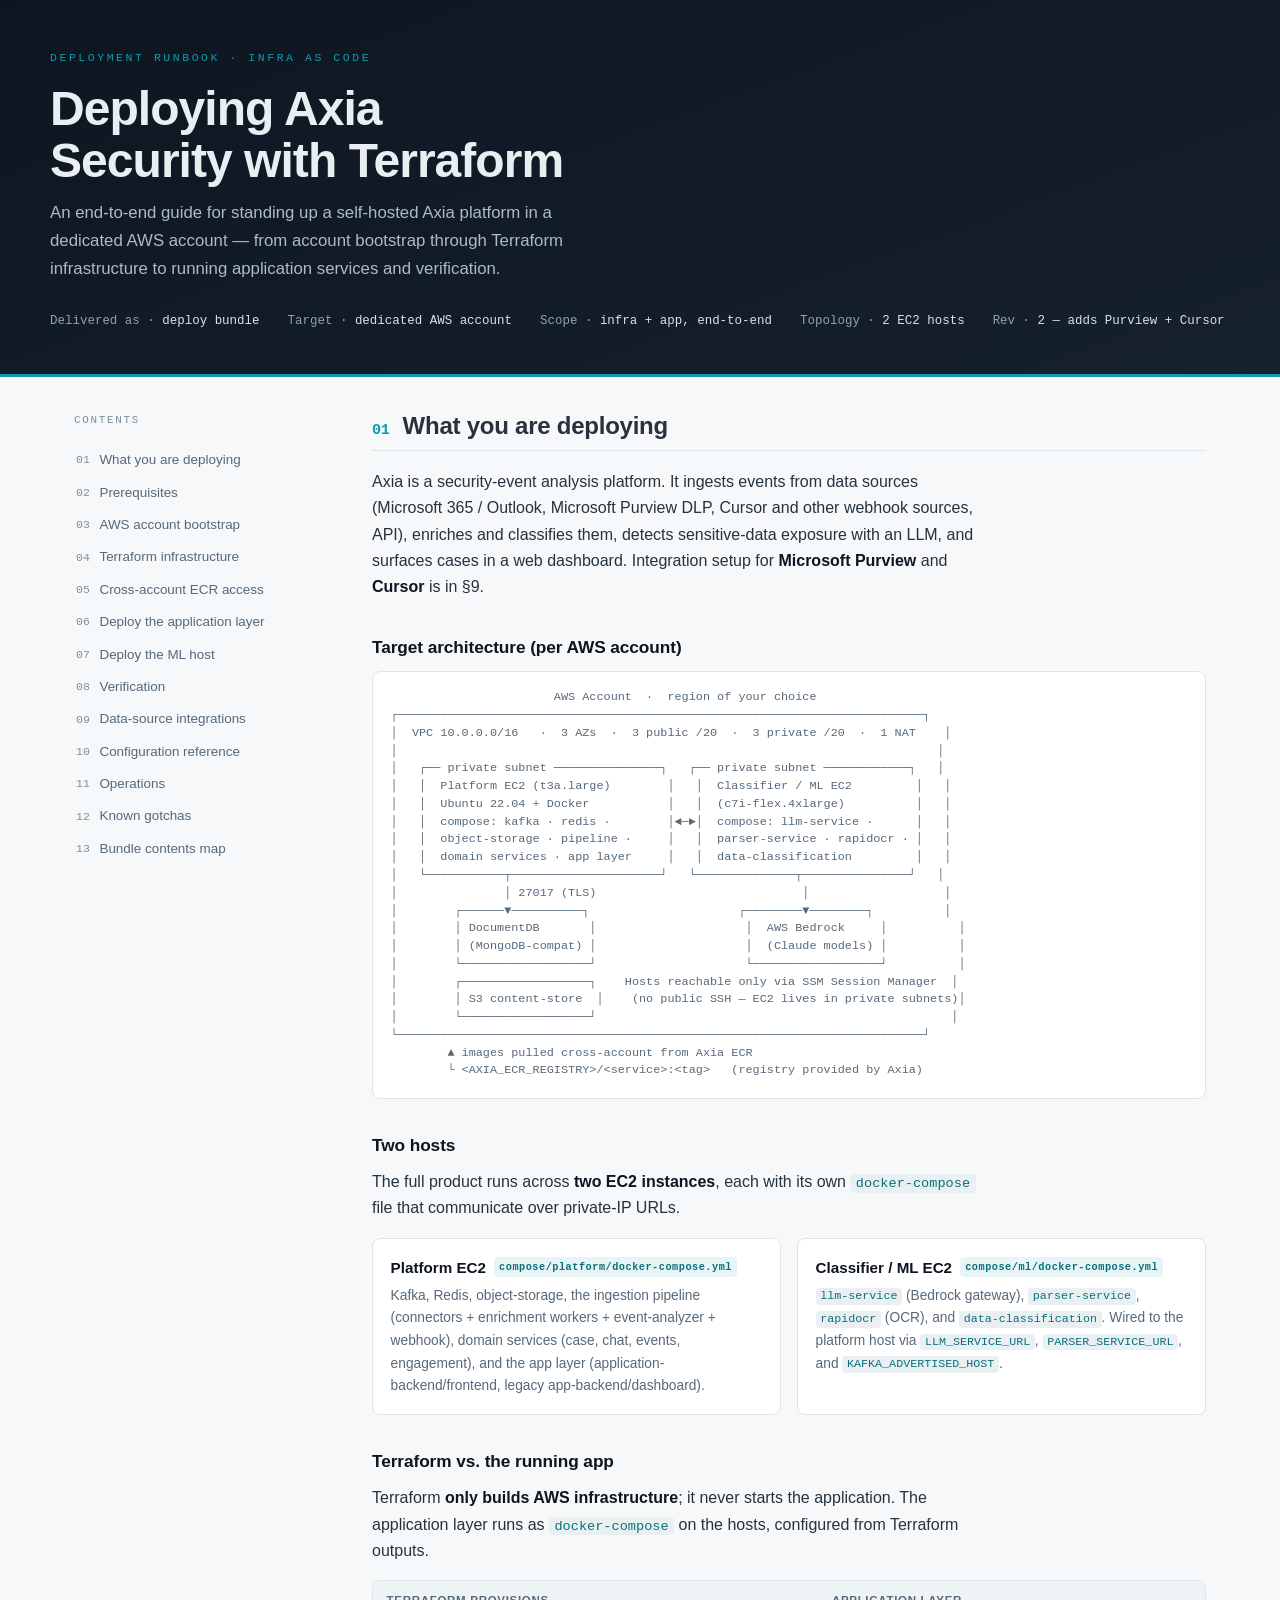
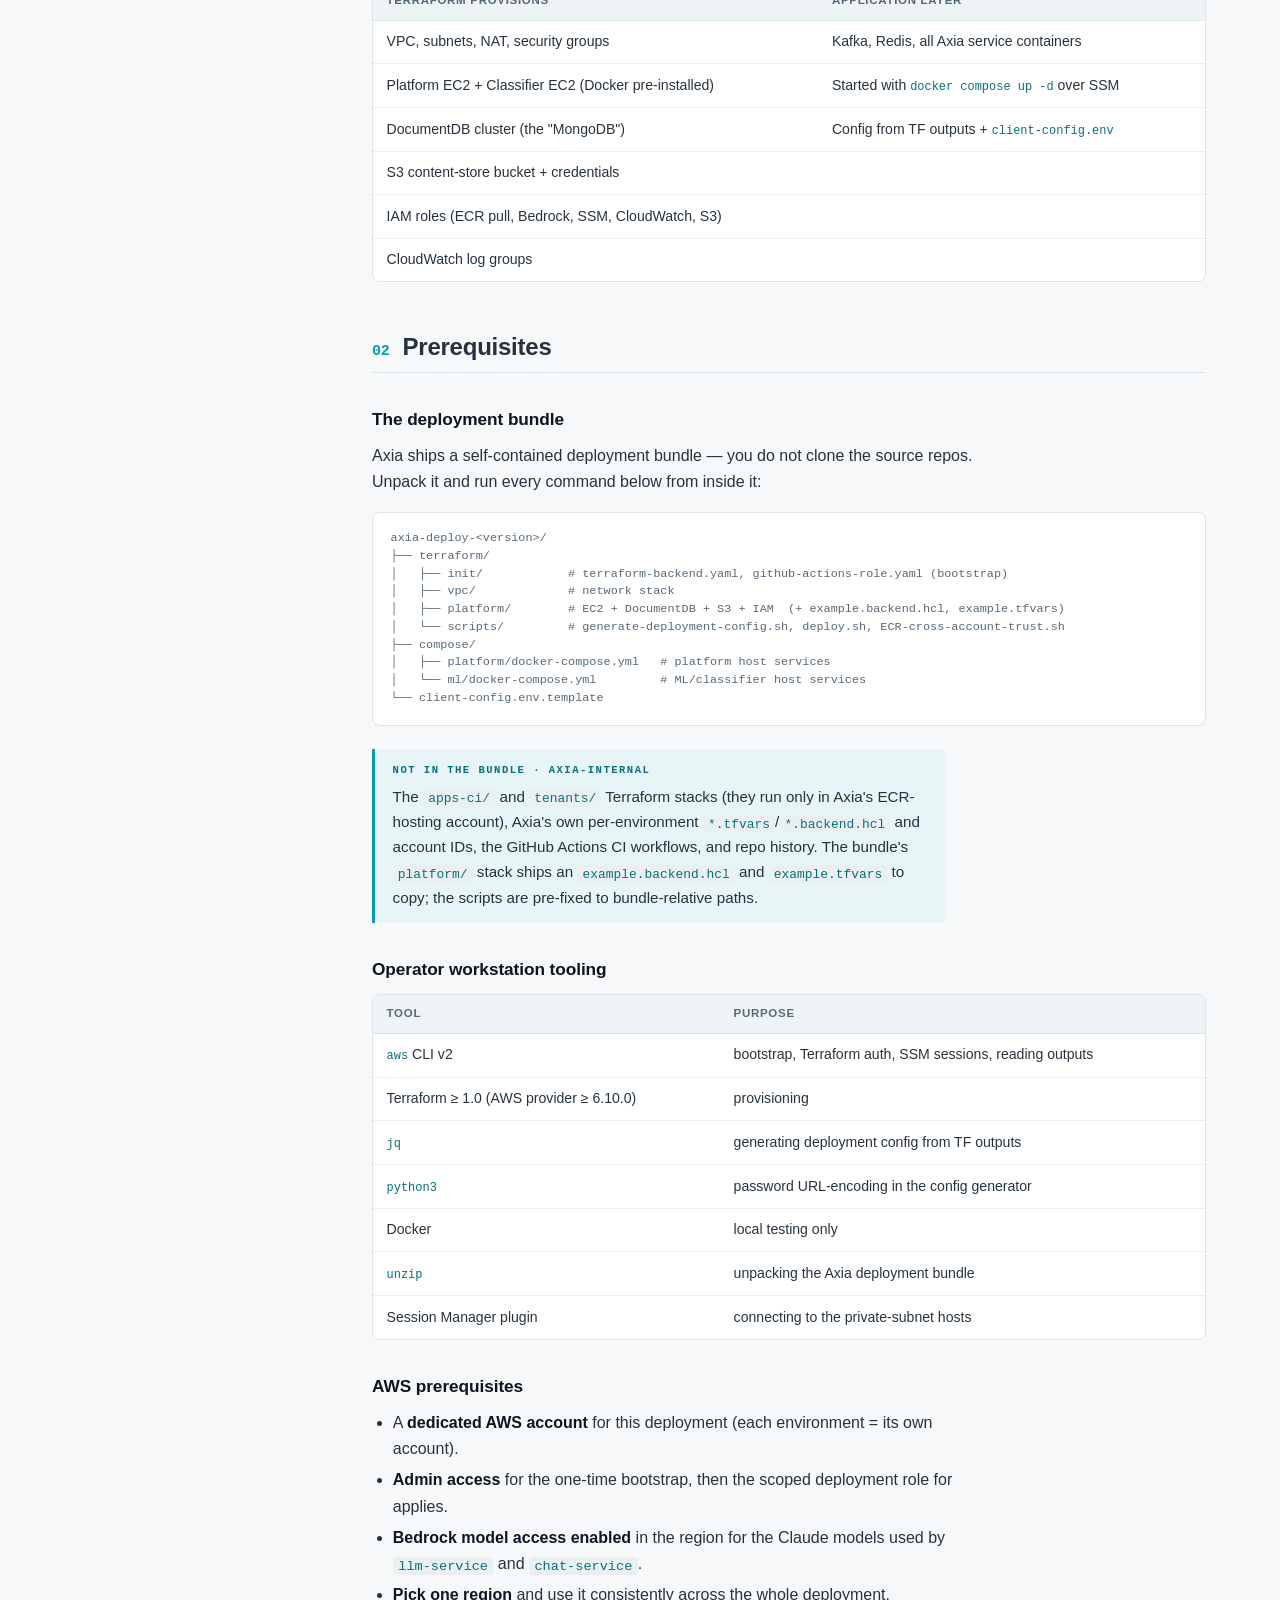
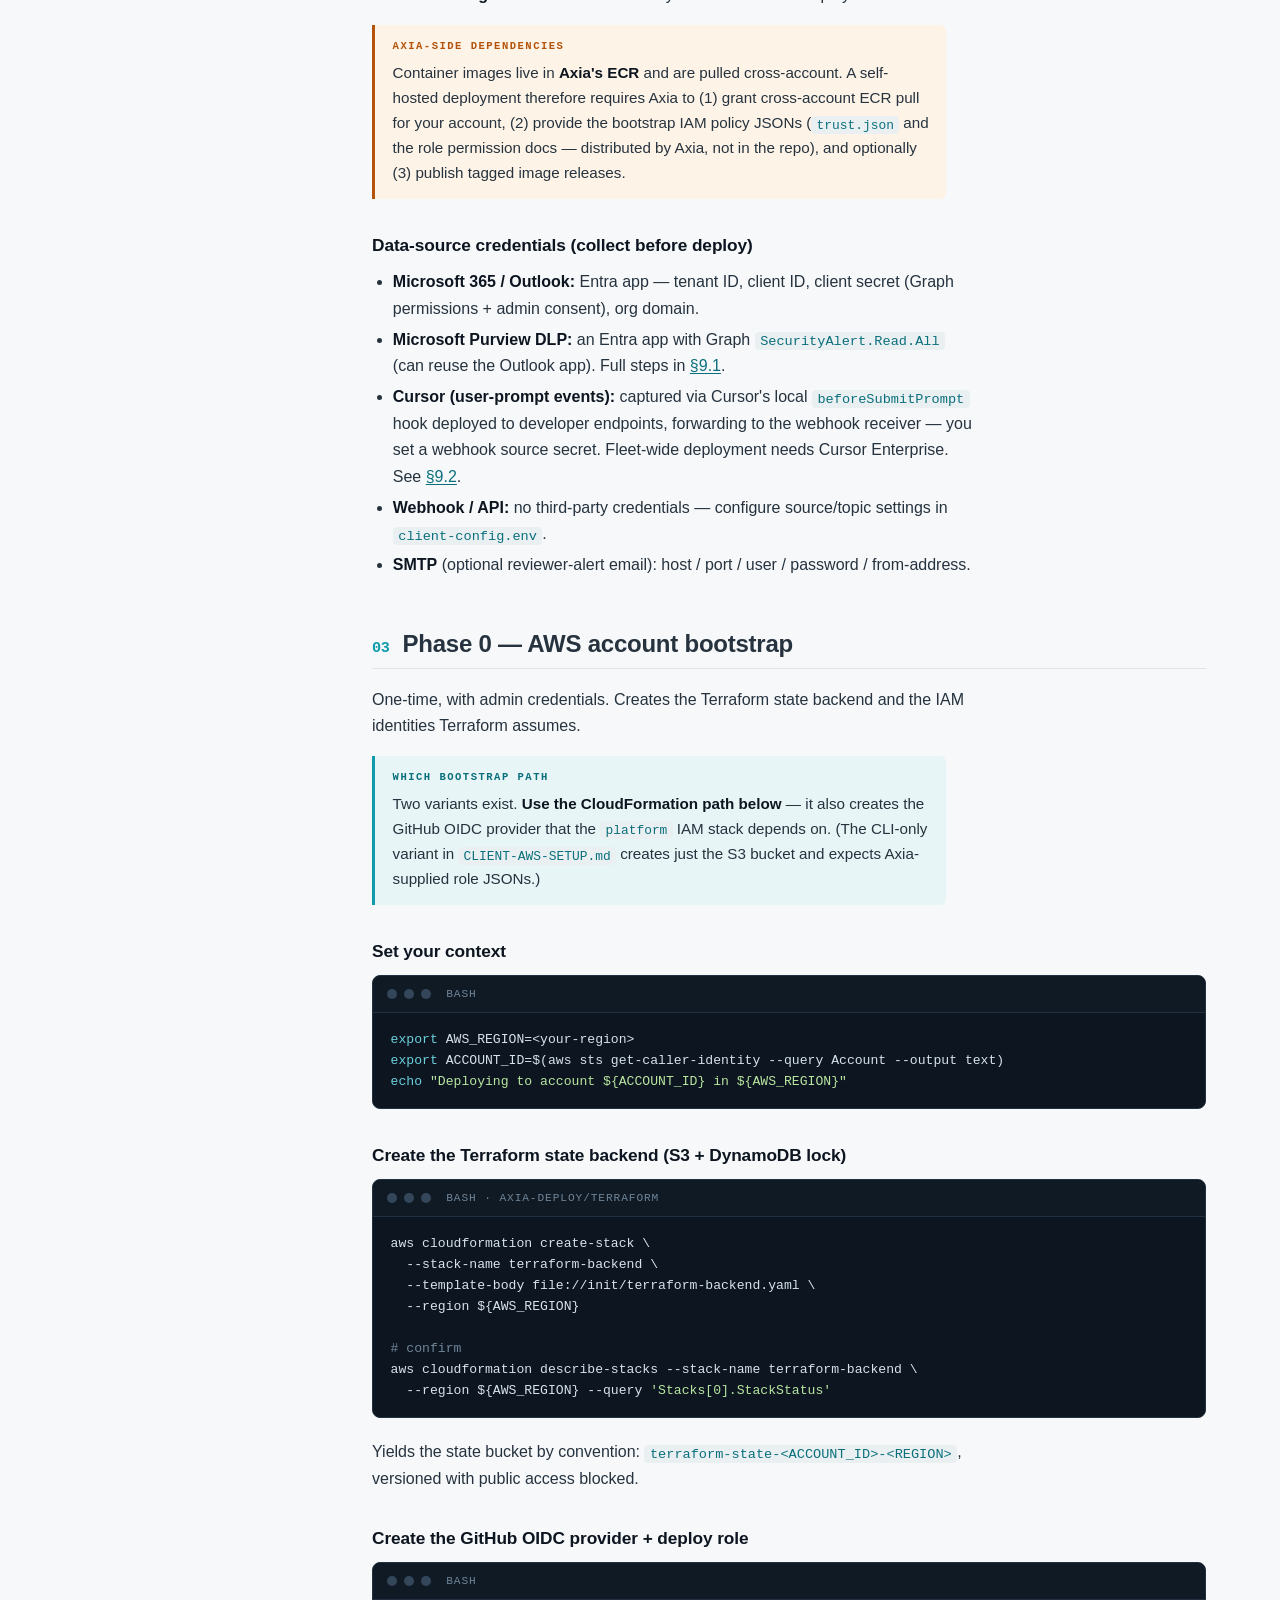
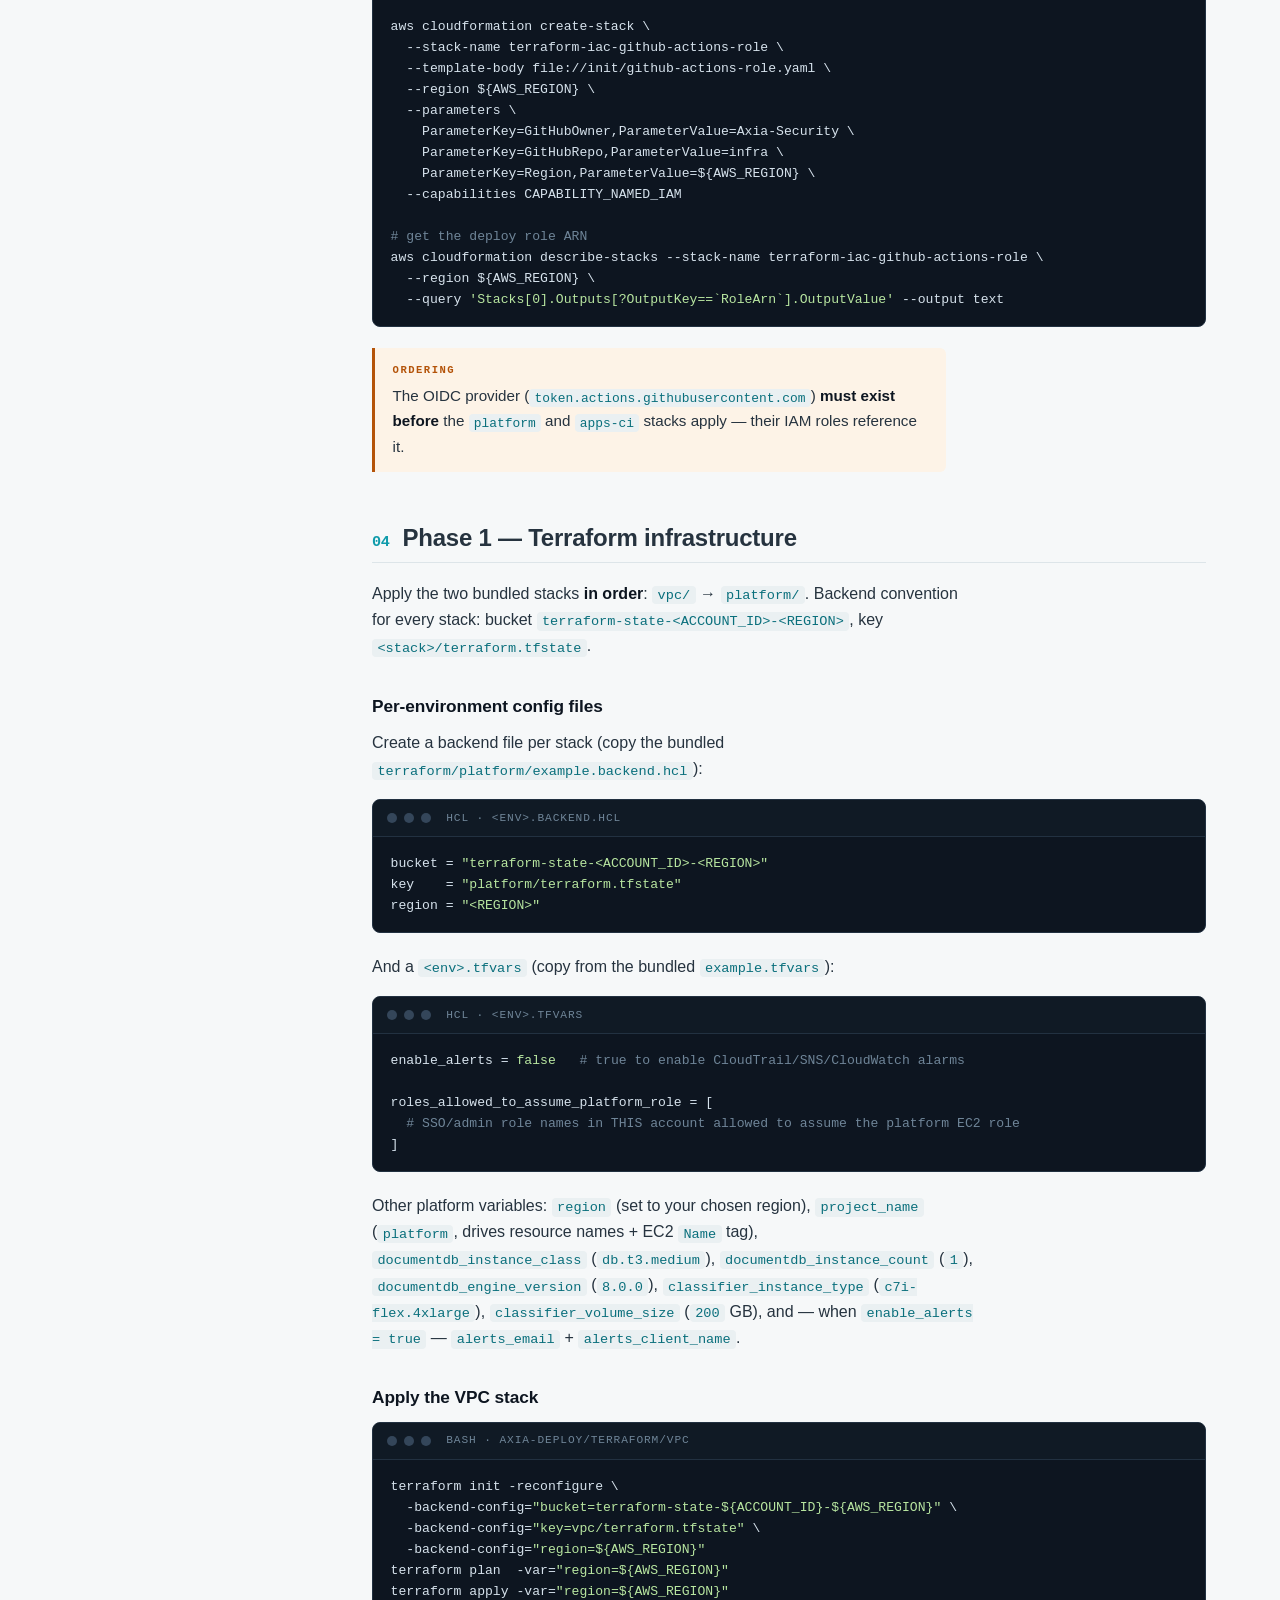
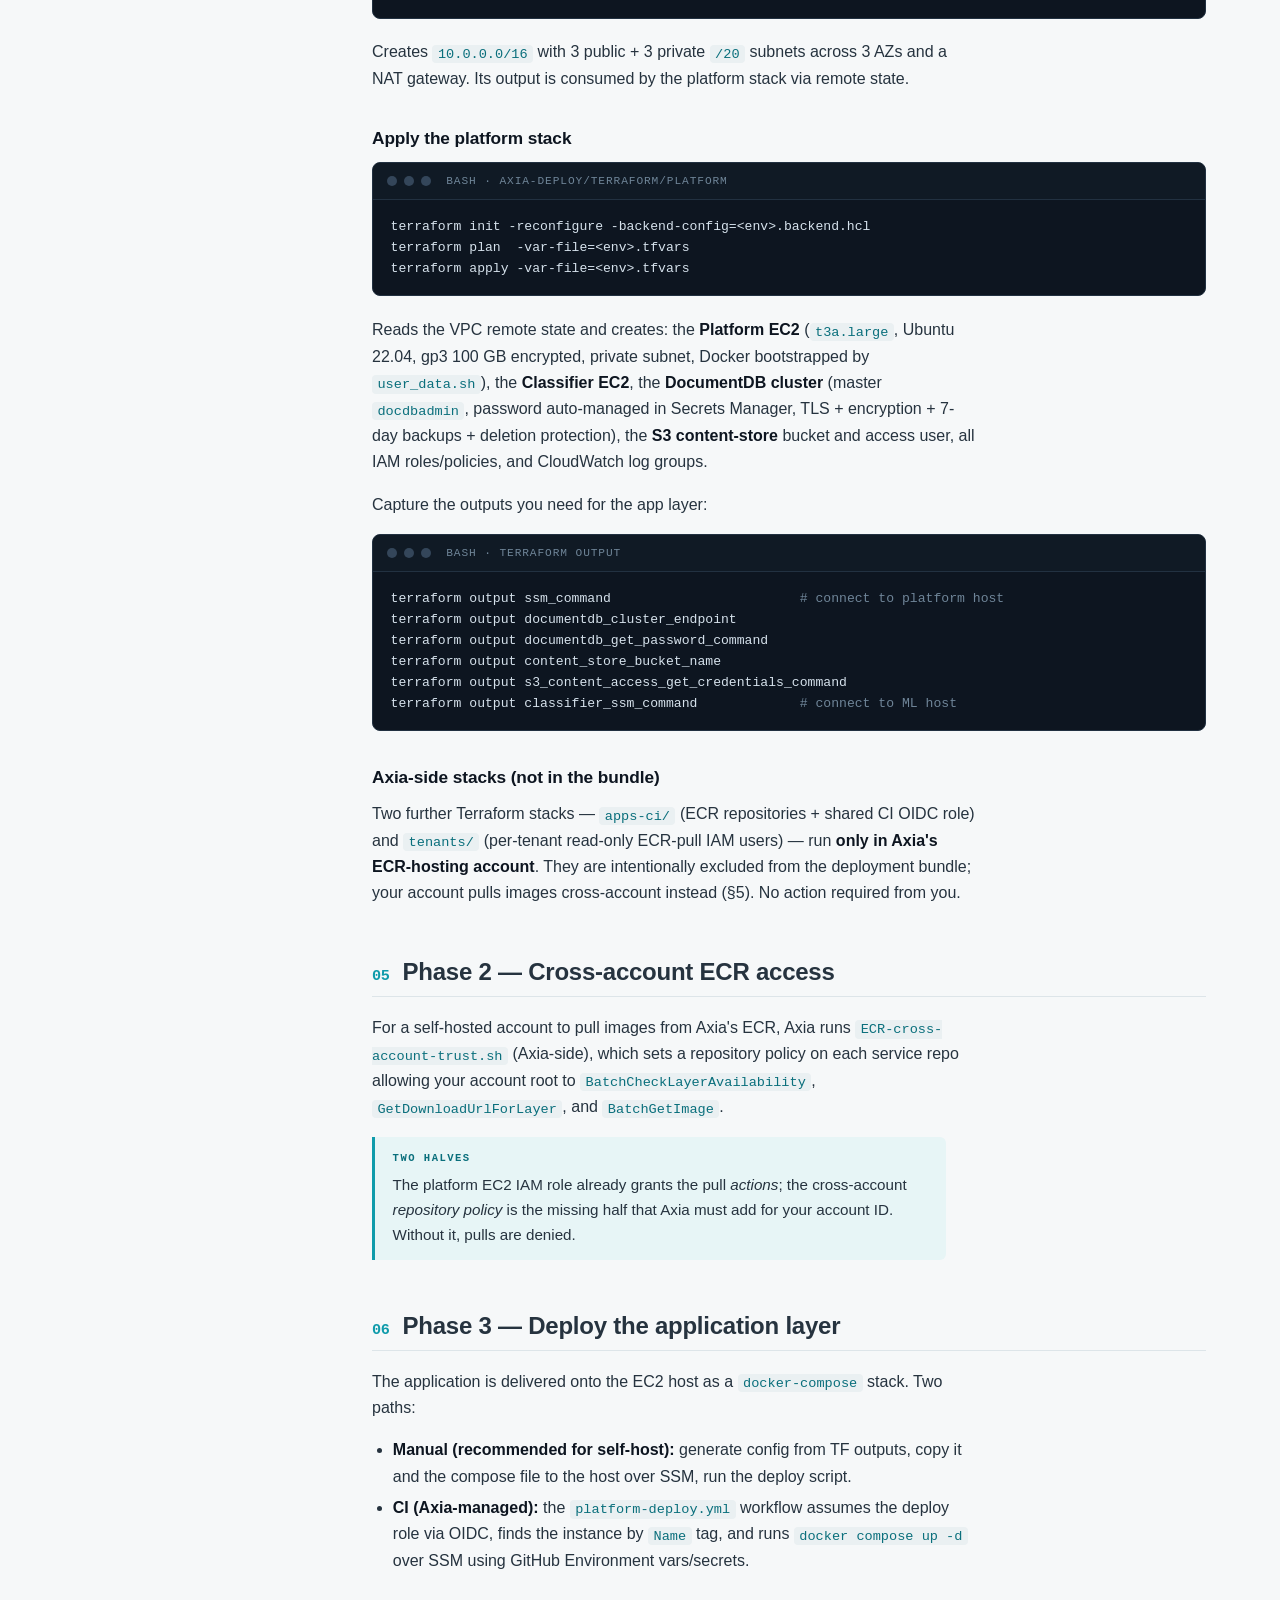
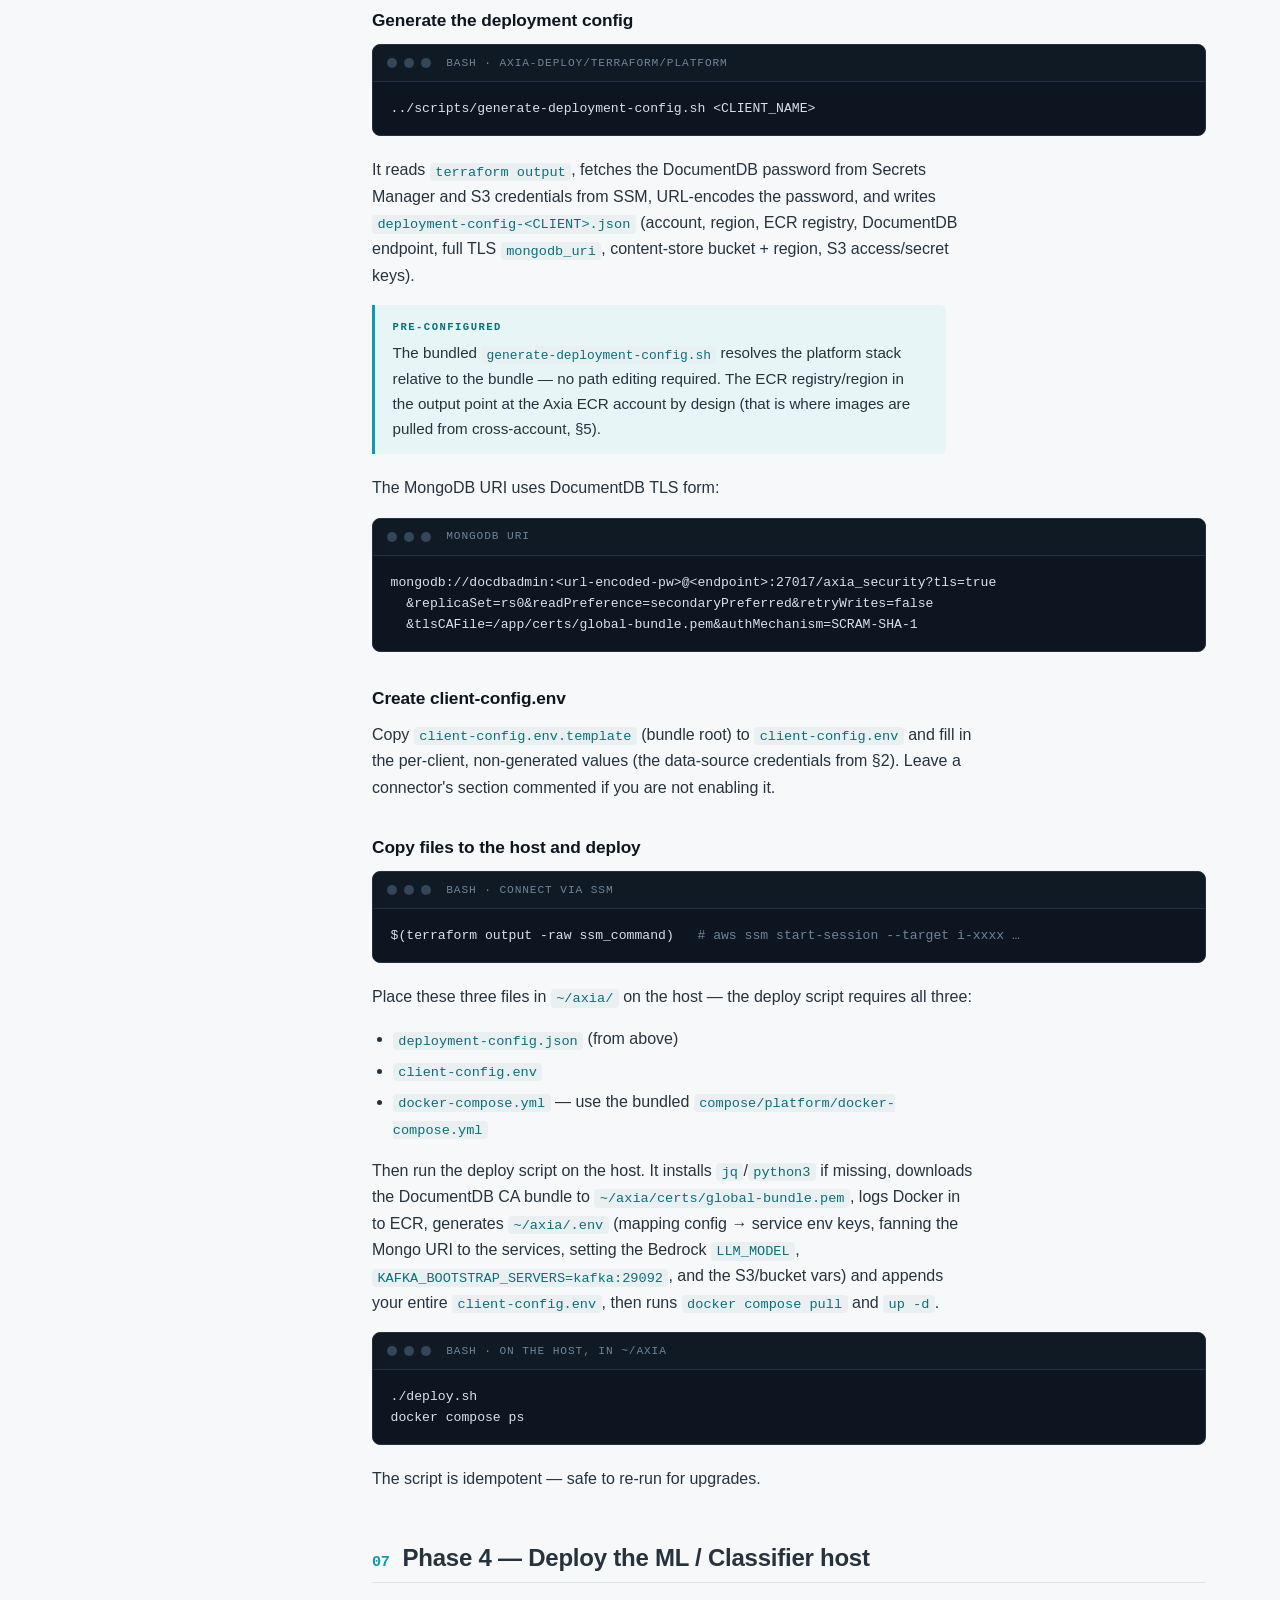
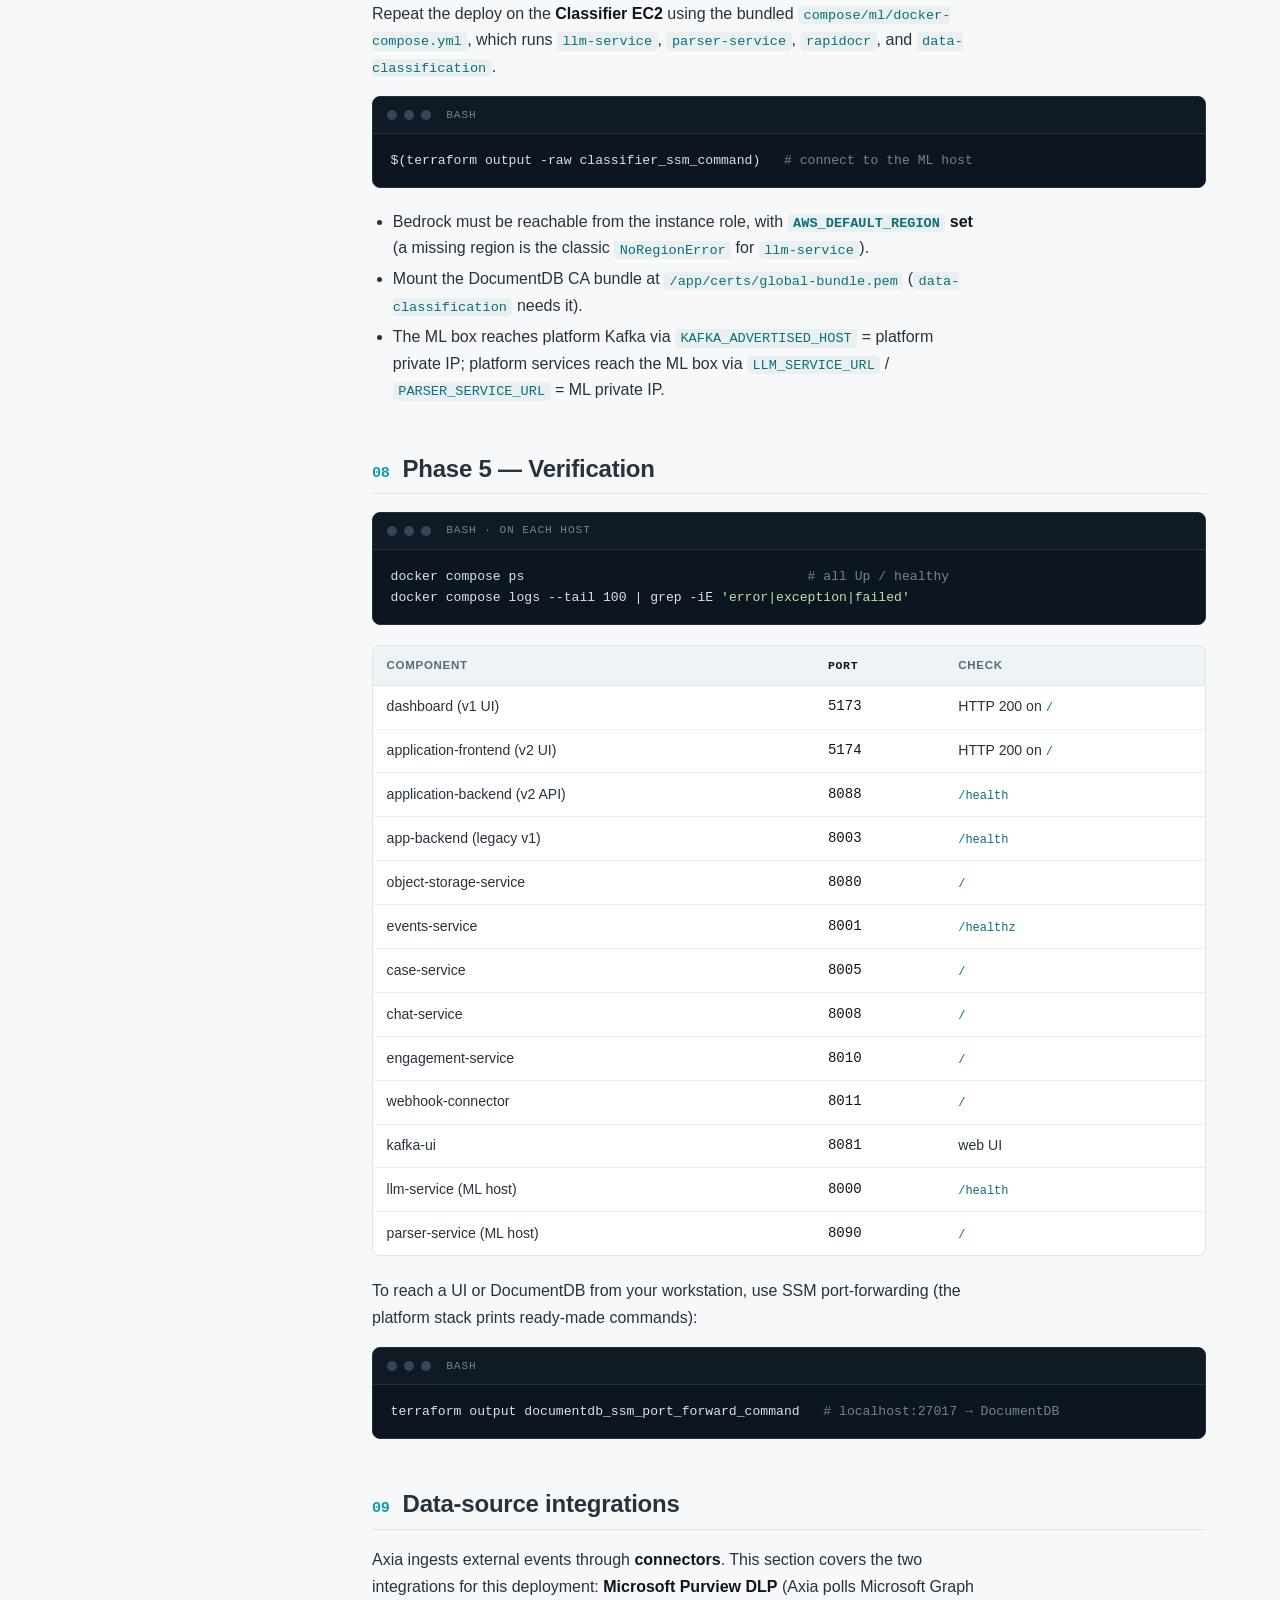
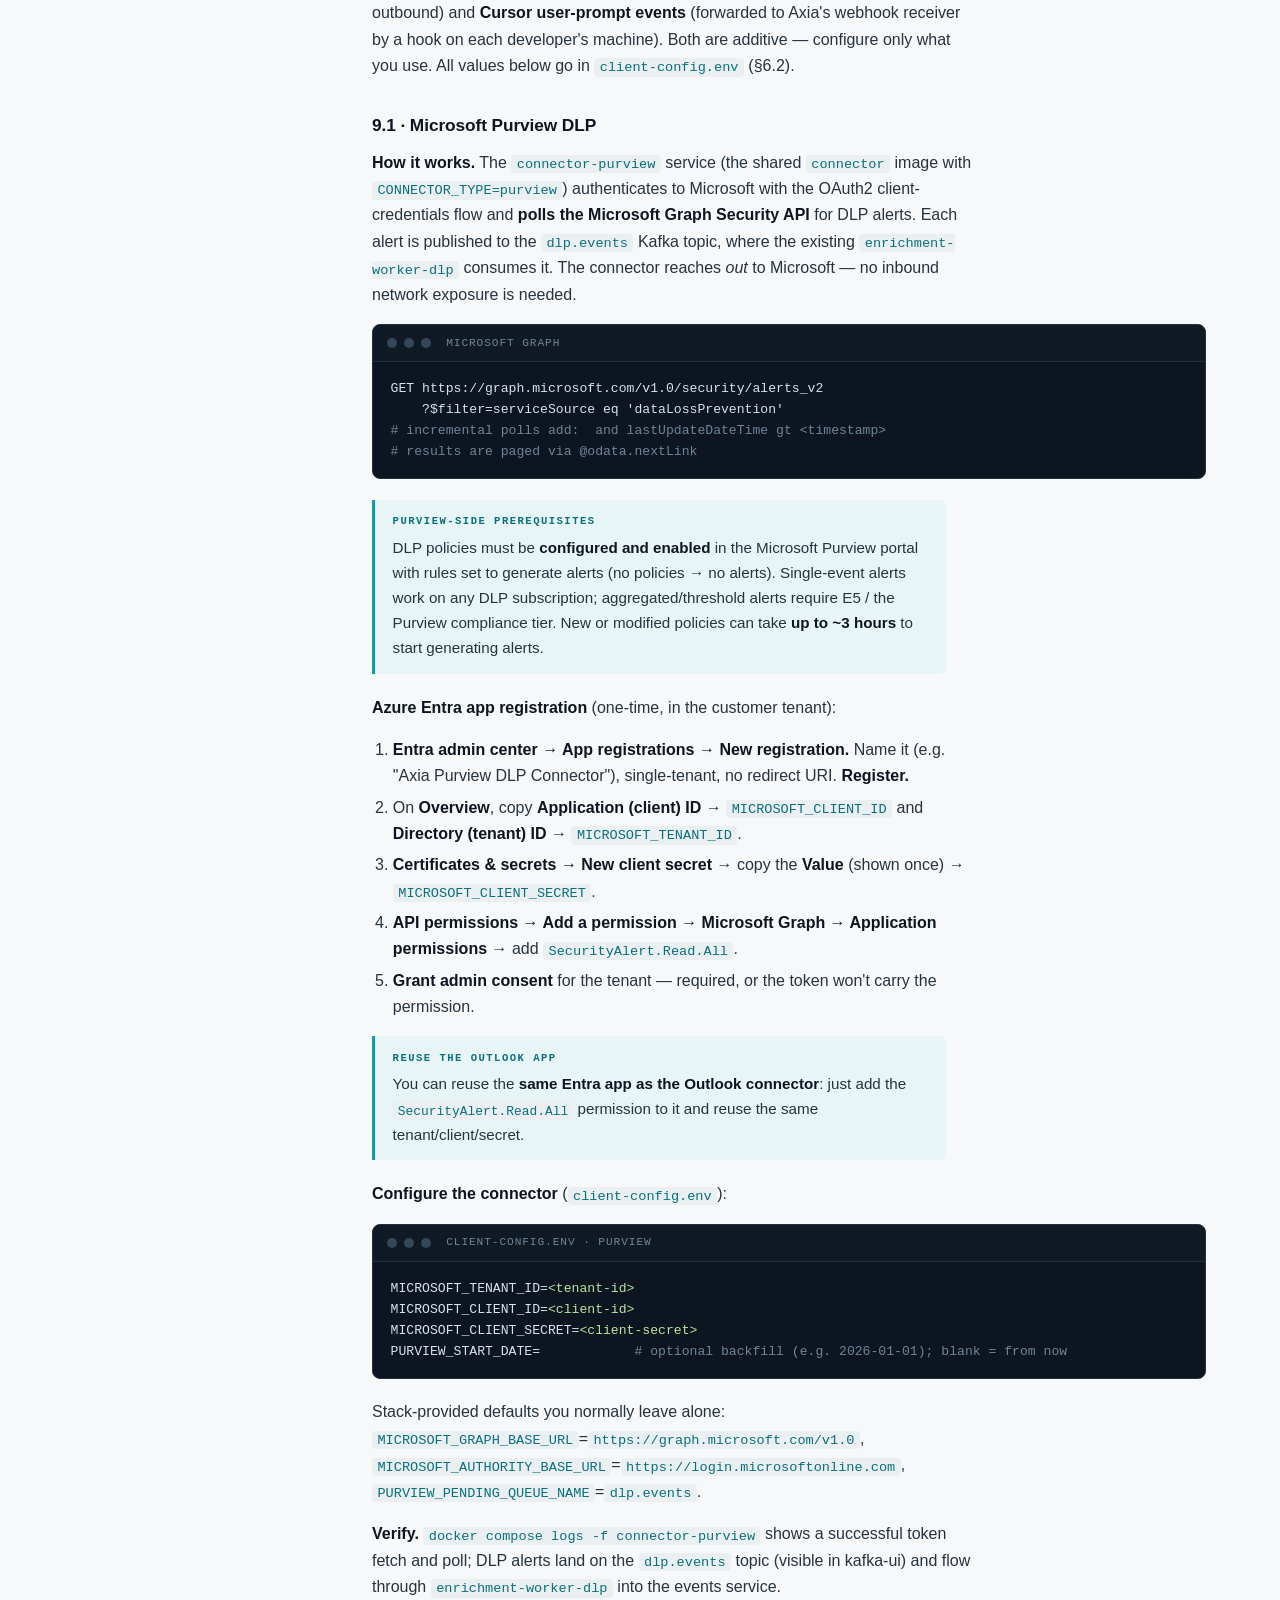
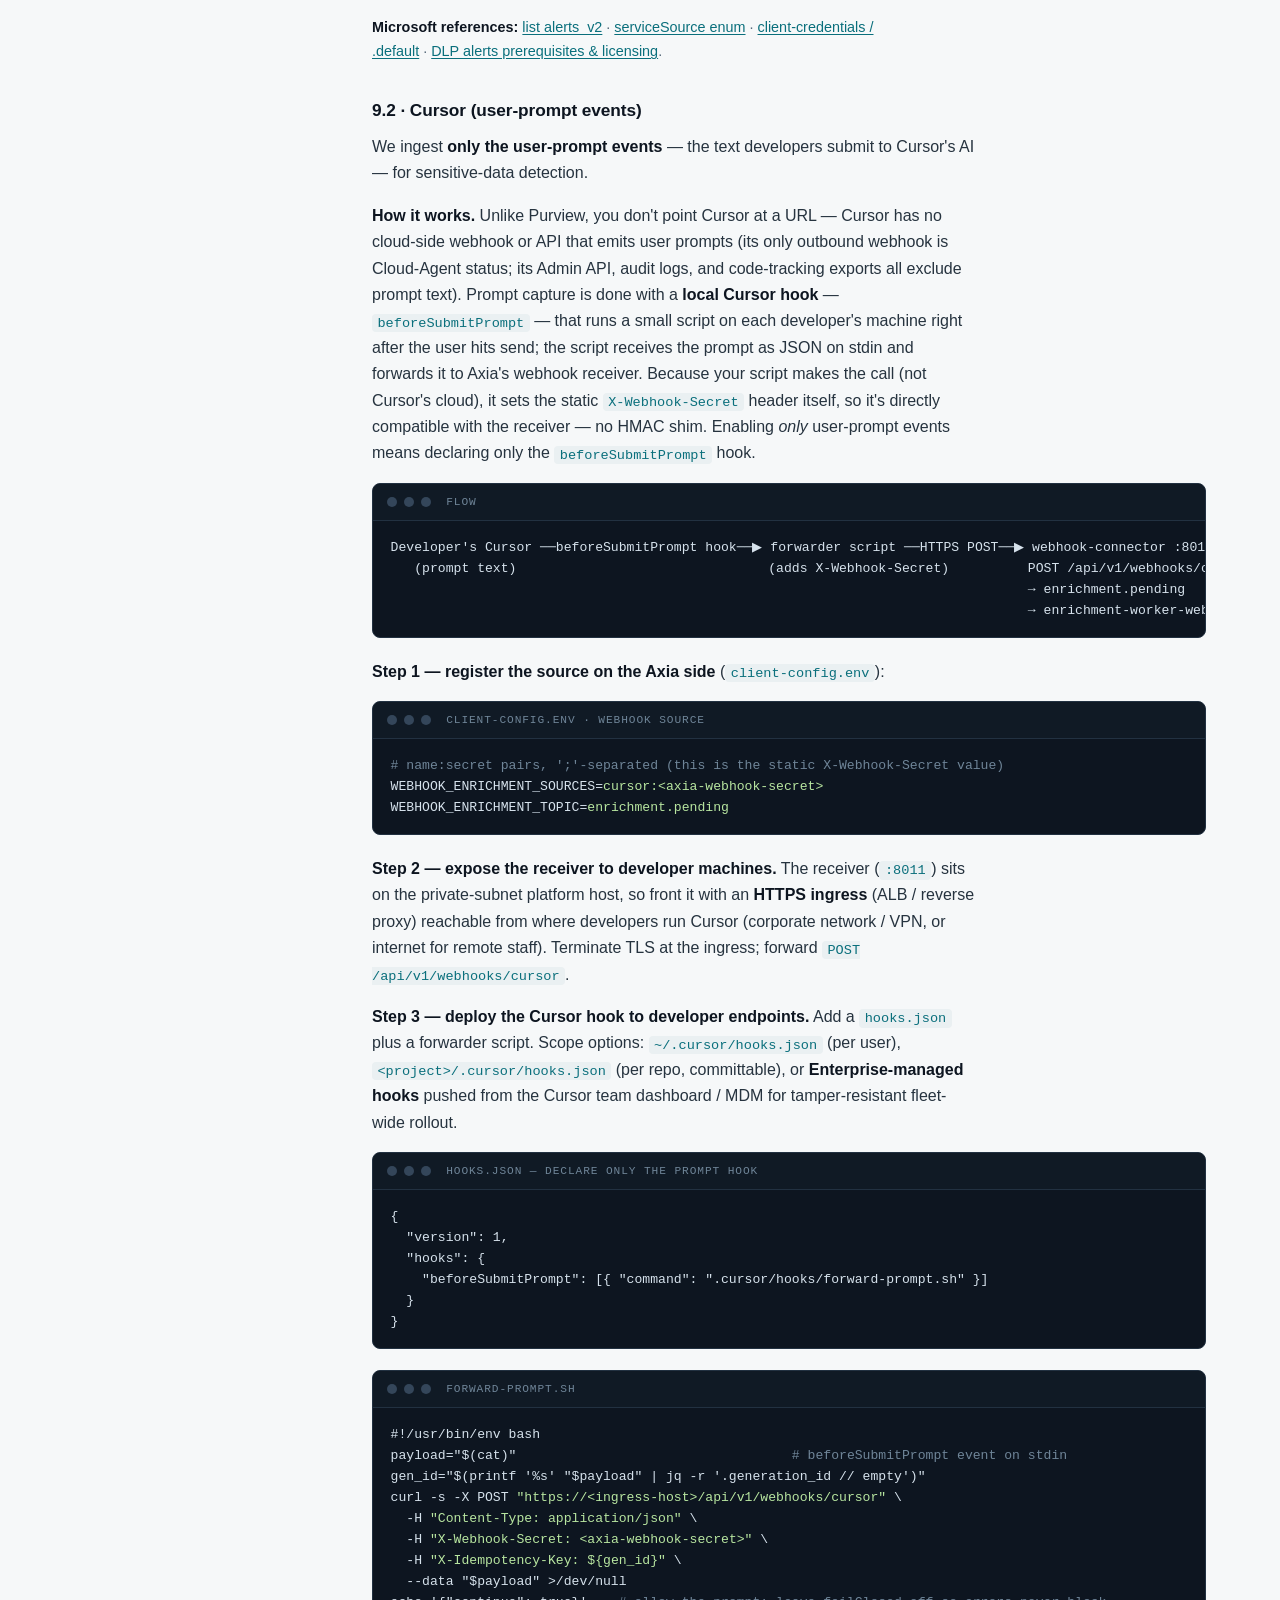
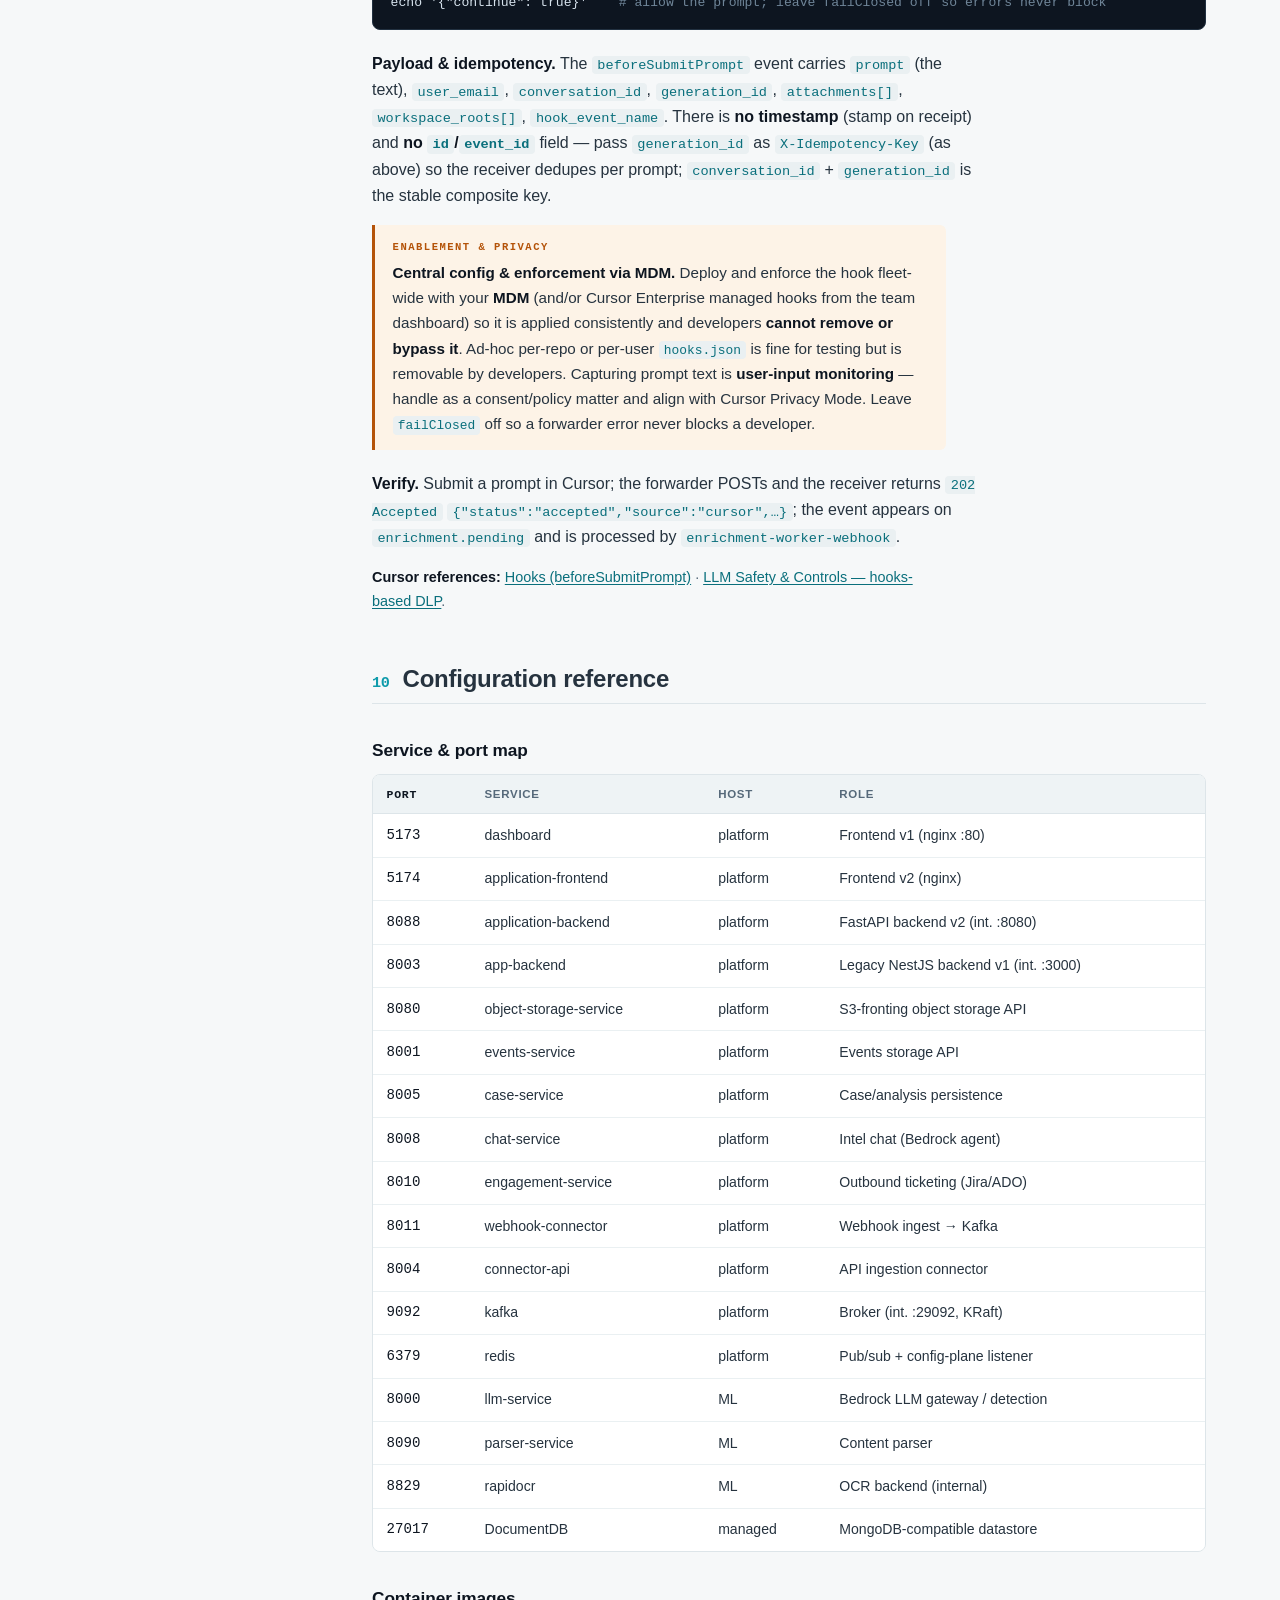
<file: docs/deployment-guide.html>
<!DOCTYPE html>
<html lang="en">
<head>
<meta charset="UTF-8">
<meta name="viewport" content="width=device-width, initial-scale=1.0">
<title>Axia Security — Deployment Guide (v2)</title>
<meta name="description" content="End-to-end runbook for deploying the Axia platform into a dedicated AWS account with Terraform — including Microsoft Purview DLP and Cursor webhook integrations.">
<style>
  :root {
    --ink: #0d1520;
    --ink-2: #16212e;
    --paper: #f6f8f9;
    --card: #ffffff;
    --line: #dde5e9;
    --line-soft: #eaf0f2;
    --text: #26333f;
    --text-soft: #56697a;
    --text-faint: #7d8f9c;
    --teal: #0f9bab;
    --teal-deep: #0a6f7c;
    --teal-wash: #e7f5f6;
    --amber: #b45309;
    --amber-wash: #fdf3e7;
    --red: #b3261e;
    --red-wash: #fbecea;
    --green: #2f7d4f;
    --mono: ui-monospace, "SF Mono", "JetBrains Mono", "Cascadia Code", Menlo, Consolas, monospace;
    --sans: "Inter", -apple-system, BlinkMacSystemFont, "Segoe UI", Roboto, Helvetica, Arial, sans-serif;
    --maxw: 68ch;
  }
  * { box-sizing: border-box; }
  html { scroll-behavior: smooth; }
  @media (prefers-reduced-motion: reduce) { html { scroll-behavior: auto; } }
  body { margin: 0; }
  .wrap {
    background: var(--paper);
    color: var(--text);
    font-family: var(--sans);
    font-size: 16px;
    line-height: 1.65;
    -webkit-font-smoothing: antialiased;
  }

  /* ---- Masthead ---- */
  .masthead {
    background: linear-gradient(160deg, var(--ink) 0%, var(--ink-2) 100%);
    color: #e8eef2;
    padding: 3rem 1.5rem 2.6rem;
    border-bottom: 3px solid var(--teal);
  }
  .masthead-inner { max-width: 1180px; margin: 0 auto; }
  .kicker {
    font-family: var(--mono);
    font-size: .72rem;
    letter-spacing: .22em;
    text-transform: uppercase;
    color: var(--teal);
    margin: 0 0 1rem;
  }
  .masthead h1 {
    font-size: clamp(1.9rem, 4vw, 3rem);
    line-height: 1.08;
    letter-spacing: -.02em;
    font-weight: 700;
    margin: 0 0 .8rem;
    text-wrap: balance;
    max-width: 20ch;
  }
  .masthead p.lede {
    color: #a9bccb;
    font-size: 1.05rem;
    max-width: 62ch;
    margin: 0;
  }
  .meta-strip {
    display: flex; flex-wrap: wrap; gap: .5rem 1.75rem;
    margin-top: 1.8rem;
    font-family: var(--mono);
    font-size: .78rem;
    color: #8ba2b3;
  }
  .meta-strip b { color: #d7e2ea; font-weight: 500; }

  /* ---- Layout ---- */
  .layout {
    max-width: 1180px;
    margin: 0 auto;
    display: grid;
    grid-template-columns: 250px minmax(0, 1fr);
    gap: 3rem;
    padding: 0 1.5rem 5rem;
    align-items: start;
  }
  nav.toc {
    position: sticky; top: 0;
    max-height: 100vh; overflow-y: auto;
    padding: 2.2rem 0 2rem;
    font-size: .84rem;
  }
  nav.toc .toc-title {
    font-family: var(--mono);
    text-transform: uppercase;
    letter-spacing: .16em;
    font-size: .68rem;
    color: var(--text-faint);
    margin: 0 0 .9rem;
  }
  nav.toc ol { list-style: none; margin: 0; padding: 0; counter-reset: toc; }
  nav.toc li { margin: 0; }
  nav.toc a {
    display: flex; gap: .6rem;
    padding: .32rem 0;
    color: var(--text-soft);
    text-decoration: none;
    border-left: 2px solid transparent;
    padding-left: .8rem; margin-left: -.8rem;
    transition: color .15s, border-color .15s;
  }
  nav.toc a::before {
    counter-increment: toc;
    content: counter(toc, decimal-leading-zero);
    font-family: var(--mono);
    font-size: .72rem;
    color: var(--text-faint);
    padding-top: .08rem;
  }
  nav.toc a:hover { color: var(--teal-deep); }
  nav.toc a:focus-visible { outline: 2px solid var(--teal); outline-offset: 2px; }

  main { min-width: 0; padding-top: 2.2rem; }

  section { scroll-margin-top: 1rem; margin-bottom: 3.2rem; }
  section > h2 {
    font-size: 1.5rem;
    letter-spacing: -.01em;
    line-height: 1.2;
    margin: 0 0 1.1rem;
    padding-bottom: .6rem;
    border-bottom: 1px solid var(--line);
    display: flex; align-items: baseline; gap: .8rem;
    text-wrap: balance;
  }
  section > h2 .num {
    font-family: var(--mono);
    font-size: .95rem;
    color: var(--teal);
    font-weight: 600;
    flex: none;
  }
  h3 {
    font-size: 1.08rem;
    letter-spacing: -.005em;
    margin: 2rem 0 .6rem;
    color: var(--ink);
  }
  p { max-width: var(--maxw); margin: 0 0 1rem; }
  a { color: var(--teal-deep); text-underline-offset: 2px; }
  strong { color: var(--ink); font-weight: 600; }
  ul, ol.body-list { max-width: var(--maxw); padding-left: 1.3rem; margin: 0 0 1rem; }
  li { margin: .3rem 0; }

  code {
    font-family: var(--mono);
    font-size: .85em;
    background: var(--line-soft);
    color: var(--teal-deep);
    padding: .12em .4em;
    border-radius: 4px;
    word-break: break-word;
  }

  /* ---- Code blocks with terminal chrome ---- */
  .code {
    background: var(--ink);
    border-radius: 8px;
    margin: 0 0 1.3rem;
    overflow: hidden;
    border: 1px solid #223141;
  }
  .code .bar {
    display: flex; align-items: center; gap: .45rem;
    padding: .55rem .85rem;
    background: #101a25;
    border-bottom: 1px solid #223141;
  }
  .code .bar .dot { width: 10px; height: 10px; border-radius: 50%; background: #34465a; }
  .code .bar .label {
    margin-left: .5rem;
    font-family: var(--mono);
    font-size: .7rem;
    letter-spacing: .08em;
    color: #6f8598;
    text-transform: uppercase;
  }
  .code pre {
    margin: 0; padding: 1rem 1.1rem;
    overflow-x: auto;
    font-family: var(--mono);
    font-size: .82rem;
    line-height: 1.6;
    color: #d6e2ec;
  }
  .code pre .c { color: #6f8598; }      /* comment */
  .code pre .k { color: #6ad0dc; }      /* keyword/cmd */
  .code pre .v { color: #b8e6a0; }      /* value/string */

  pre.ascii {
    background: var(--card);
    border: 1px solid var(--line);
    border-radius: 8px;
    padding: 1.1rem;
    overflow-x: auto;
    font-family: var(--mono);
    font-size: .74rem;
    line-height: 1.5;
    color: var(--text-soft);
    margin: 0 0 1.4rem;
  }

  /* ---- Callouts ---- */
  .note {
    border-left: 3px solid var(--teal);
    background: var(--teal-wash);
    padding: .85rem 1.1rem;
    border-radius: 0 6px 6px 0;
    margin: 0 0 1.3rem;
    max-width: var(--maxw);
    font-size: .95rem;
  }
  .note.warn { border-color: var(--amber); background: var(--amber-wash); }
  .note.danger { border-color: var(--red); background: var(--red-wash); }
  .note .tag {
    font-family: var(--mono);
    font-size: .66rem;
    letter-spacing: .14em;
    text-transform: uppercase;
    font-weight: 600;
    display: block;
    margin-bottom: .25rem;
    color: var(--teal-deep);
  }
  .note.warn .tag { color: var(--amber); }
  .note.danger .tag { color: var(--red); }
  .note p { margin: 0; max-width: none; }
  .note p + p { margin-top: .5rem; }

  /* ---- Tables ---- */
  .table-scroll { overflow-x: auto; margin: 0 0 1.4rem; border: 1px solid var(--line); border-radius: 8px; }
  table { border-collapse: collapse; width: 100%; font-size: .88rem; background: var(--card); }
  th, td { text-align: left; padding: .6rem .85rem; border-bottom: 1px solid var(--line-soft); vertical-align: top; }
  thead th {
    background: #eef3f5;
    font-size: .72rem; letter-spacing: .06em; text-transform: uppercase;
    color: var(--text-soft); font-weight: 600;
    border-bottom: 1px solid var(--line);
    position: sticky; top: 0;
  }
  tbody tr:last-child td { border-bottom: none; }
  tbody tr:hover { background: #f9fbfc; }
  td code { background: transparent; padding: 0; color: var(--teal-deep); }
  .tnum { font-variant-numeric: tabular-nums; font-family: var(--mono); color: var(--ink); }

  /* ---- Phase pills / architecture cards ---- */
  .host-grid { display: grid; grid-template-columns: 1fr 1fr; gap: 1rem; margin: 0 0 1.4rem; }
  .host-card { border: 1px solid var(--line); border-radius: 8px; background: var(--card); padding: 1rem 1.1rem; }
  .host-card h4 { margin: 0 0 .3rem; font-size: .95rem; color: var(--ink); display: flex; align-items: center; gap: .5rem; }
  .host-card .badge { font-family: var(--mono); font-size: .64rem; background: var(--teal-wash); color: var(--teal-deep); padding: .15em .5em; border-radius: 4px; letter-spacing: .05em; }
  .host-card p { font-size: .86rem; color: var(--text-soft); margin: 0; max-width: none; }

  footer.doc-foot {
    max-width: 1180px; margin: 0 auto; padding: 2rem 1.5rem 4rem;
    border-top: 1px solid var(--line);
    color: var(--text-faint); font-size: .82rem;
    font-family: var(--mono);
  }

  @media (max-width: 860px) {
    .layout { grid-template-columns: 1fr; gap: 0; }
    nav.toc { position: static; max-height: none; border-bottom: 1px solid var(--line); padding-bottom: 1.4rem; }
    .host-grid { grid-template-columns: 1fr; }
    main { padding-top: 1.4rem; }
  }
</style>
</head>
<body>
<div class="wrap">
  <header class="masthead">
    <div class="masthead-inner">
      <p class="kicker">Deployment Runbook · Infra as Code</p>
      <h1>Deploying Axia Security with Terraform</h1>
      <p class="lede">An end-to-end guide for standing up a self-hosted Axia platform in a dedicated AWS account — from account bootstrap through Terraform infrastructure to running application services and verification.</p>
      <div class="meta-strip">
        <span>Delivered as · <b>deploy bundle</b></span>
        <span>Target · <b>dedicated AWS account</b></span>
        <span>Scope · <b>infra + app, end-to-end</b></span>
        <span>Topology · <b>2 EC2 hosts</b></span>
        <span>Rev · <b>2 — adds Purview + Cursor</b></span>
      </div>
    </div>
  </header>

  <div class="layout">
    <nav class="toc" aria-label="Contents">
      <p class="toc-title">Contents</p>
      <ol>
        <li><a href="#overview">What you are deploying</a></li>
        <li><a href="#prereqs">Prerequisites</a></li>
        <li><a href="#bootstrap">AWS account bootstrap</a></li>
        <li><a href="#infra">Terraform infrastructure</a></li>
        <li><a href="#ecr">Cross-account ECR access</a></li>
        <li><a href="#app">Deploy the application layer</a></li>
        <li><a href="#ml">Deploy the ML host</a></li>
        <li><a href="#verify">Verification</a></li>
        <li><a href="#integrations">Data-source integrations</a></li>
        <li><a href="#reference">Configuration reference</a></li>
        <li><a href="#ops">Operations</a></li>
        <li><a href="#gotchas">Known gotchas</a></li>
        <li><a href="#map">Bundle contents map</a></li>
      </ol>
    </nav>

    <main>
      <!-- 1 -->
      <section id="overview">
        <h2><span class="num">01</span> What you are deploying</h2>
        <p>Axia is a security-event analysis platform. It ingests events from data sources (Microsoft&nbsp;365 / Outlook, Microsoft Purview DLP, Cursor and other webhook sources, API), enriches and classifies them, detects sensitive-data exposure with an LLM, and surfaces cases in a web dashboard. Integration setup for <strong>Microsoft Purview</strong> and <strong>Cursor</strong> is in §9.</p>

        <h3>Target architecture (per AWS account)</h3>
        <pre class="ascii">                       AWS Account  ·  region of your choice
┌──────────────────────────────────────────────────────────────────────────┐
│  VPC 10.0.0.0/16   ·  3 AZs  ·  3 public /20  ·  3 private /20  ·  1 NAT    │
│                                                                            │
│   ┌── private subnet ───────────────┐   ┌── private subnet ────────────┐   │
│   │  Platform EC2 (t3a.large)        │   │  Classifier / ML EC2         │   │
│   │  Ubuntu 22.04 + Docker           │   │  (c7i-flex.4xlarge)          │   │
│   │  compose: kafka · redis ·        │◄─►│  compose: llm-service ·      │   │
│   │  object-storage · pipeline ·     │   │  parser-service · rapidocr · │   │
│   │  domain services · app layer     │   │  data-classification         │   │
│   └───────────┬─────────────────────┘   └──────────────┬───────────────┘   │
│               │ 27017 (TLS)                             │                   │
│        ┌──────▼──────────┐                     ┌────────▼────────┐          │
│        │ DocumentDB       │                     │  AWS Bedrock     │          │
│        │ (MongoDB-compat) │                     │  (Claude models) │          │
│        └──────────────────┘                     └──────────────────┘          │
│        ┌──────────────────┐    Hosts reachable only via SSM Session Manager  │
│        │ S3 content-store  │    (no public SSH — EC2 lives in private subnets)│
│        └──────────────────┘                                                  │
└──────────────────────────────────────────────────────────────────────────┘
        ▲ images pulled cross-account from Axia ECR
        └ &lt;AXIA_ECR_REGISTRY&gt;/&lt;service&gt;:&lt;tag&gt;   (registry provided by Axia)</pre>

        <h3>Two hosts</h3>
        <p>The full product runs across <strong>two EC2 instances</strong>, each with its own <code>docker-compose</code> file that communicate over private-IP URLs.</p>
        <div class="host-grid">
          <div class="host-card">
            <h4>Platform EC2 <span class="badge">compose/platform/docker-compose.yml</span></h4>
            <p>Kafka, Redis, object-storage, the ingestion pipeline (connectors + enrichment workers + event-analyzer + webhook), domain services (case, chat, events, engagement), and the app layer (application-backend/frontend, legacy app-backend/dashboard).</p>
          </div>
          <div class="host-card">
            <h4>Classifier / ML EC2 <span class="badge">compose/ml/docker-compose.yml</span></h4>
            <p><code>llm-service</code> (Bedrock gateway), <code>parser-service</code>, <code>rapidocr</code> (OCR), and <code>data-classification</code>. Wired to the platform host via <code>LLM_SERVICE_URL</code>, <code>PARSER_SERVICE_URL</code>, and <code>KAFKA_ADVERTISED_HOST</code>.</p>
          </div>
        </div>

        <h3>Terraform vs. the running app</h3>
        <p>Terraform <strong>only builds AWS infrastructure</strong>; it never starts the application. The application layer runs as <code>docker-compose</code> on the hosts, configured from Terraform outputs.</p>
        <div class="table-scroll">
          <table>
            <thead><tr><th>Terraform provisions</th><th>Application layer</th></tr></thead>
            <tbody>
              <tr><td>VPC, subnets, NAT, security groups</td><td>Kafka, Redis, all Axia service containers</td></tr>
              <tr><td>Platform EC2 + Classifier EC2 (Docker pre-installed)</td><td>Started with <code>docker compose up -d</code> over SSM</td></tr>
              <tr><td>DocumentDB cluster (the "MongoDB")</td><td>Config from TF outputs + <code>client-config.env</code></td></tr>
              <tr><td>S3 content-store bucket + credentials</td><td></td></tr>
              <tr><td>IAM roles (ECR pull, Bedrock, SSM, CloudWatch, S3)</td><td></td></tr>
              <tr><td>CloudWatch log groups</td><td></td></tr>
            </tbody>
          </table>
        </div>
      </section>

      <!-- 2 -->
      <section id="prereqs">
        <h2><span class="num">02</span> Prerequisites</h2>

        <h3>The deployment bundle</h3>
        <p>Axia ships a self-contained deployment bundle — you do not clone the source repos. Unpack it and run every command below from inside it:</p>
        <pre class="ascii">axia-deploy-&lt;version&gt;/
├── terraform/
│   ├── init/            # terraform-backend.yaml, github-actions-role.yaml (bootstrap)
│   ├── vpc/             # network stack
│   ├── platform/        # EC2 + DocumentDB + S3 + IAM  (+ example.backend.hcl, example.tfvars)
│   └── scripts/         # generate-deployment-config.sh, deploy.sh, ECR-cross-account-trust.sh
├── compose/
│   ├── platform/docker-compose.yml   # platform host services
│   └── ml/docker-compose.yml         # ML/classifier host services
└── client-config.env.template</pre>
        <div class="note"><span class="tag">Not in the bundle · Axia-internal</span><p>The <code>apps-ci/</code> and <code>tenants/</code> Terraform stacks (they run only in Axia's ECR-hosting account), Axia's own per-environment <code>*.tfvars</code>/<code>*.backend.hcl</code> and account IDs, the GitHub Actions CI workflows, and repo history. The bundle's <code>platform/</code> stack ships an <code>example.backend.hcl</code> and <code>example.tfvars</code> to copy; the scripts are pre-fixed to bundle-relative paths.</p></div>

        <h3>Operator workstation tooling</h3>
        <div class="table-scroll">
          <table>
            <thead><tr><th>Tool</th><th>Purpose</th></tr></thead>
            <tbody>
              <tr><td><code>aws</code> CLI v2</td><td>bootstrap, Terraform auth, SSM sessions, reading outputs</td></tr>
              <tr><td>Terraform ≥ 1.0 (AWS provider ≥ 6.10.0)</td><td>provisioning</td></tr>
              <tr><td><code>jq</code></td><td>generating deployment config from TF outputs</td></tr>
              <tr><td><code>python3</code></td><td>password URL-encoding in the config generator</td></tr>
              <tr><td>Docker</td><td>local testing only</td></tr>
              <tr><td><code>unzip</code></td><td>unpacking the Axia deployment bundle</td></tr>
              <tr><td>Session Manager plugin</td><td>connecting to the private-subnet hosts</td></tr>
            </tbody>
          </table>
        </div>

        <h3>AWS prerequisites</h3>
        <ul>
          <li>A <strong>dedicated AWS account</strong> for this deployment (each environment = its own account).</li>
          <li><strong>Admin access</strong> for the one-time bootstrap, then the scoped deployment role for applies.</li>
          <li><strong>Bedrock model access enabled</strong> in the region for the Claude models used by <code>llm-service</code> and <code>chat-service</code>.</li>
          <li><strong>Pick one region</strong> and use it consistently across the whole deployment.</li>
        </ul>

        <div class="note warn">
          <span class="tag">Axia-side dependencies</span>
          <p>Container images live in <strong>Axia's ECR</strong> and are pulled cross-account. A self-hosted deployment therefore requires Axia to (1) grant cross-account ECR pull for your account, (2) provide the bootstrap IAM policy JSONs (<code>trust.json</code> and the role permission docs — distributed by Axia, not in the repo), and optionally (3) publish tagged image releases.</p>
        </div>

        <h3>Data-source credentials (collect before deploy)</h3>
        <ul>
          <li><strong>Microsoft&nbsp;365 / Outlook:</strong> Entra app — tenant ID, client ID, client secret (Graph permissions + admin consent), org domain.</li>
          <li><strong>Microsoft Purview DLP:</strong> an Entra app with Graph <code>SecurityAlert.Read.All</code> (can reuse the Outlook app). Full steps in <a href="#integrations">§9.1</a>.</li>
          <li><strong>Cursor (user-prompt events):</strong> captured via Cursor's local <code>beforeSubmitPrompt</code> hook deployed to developer endpoints, forwarding to the webhook receiver — you set a webhook source secret. Fleet-wide deployment needs Cursor Enterprise. See <a href="#integrations">§9.2</a>.</li>
          <li><strong>Webhook / API:</strong> no third-party credentials — configure source/topic settings in <code>client-config.env</code>.</li>
          <li><strong>SMTP</strong> (optional reviewer-alert email): host / port / user / password / from-address.</li>
        </ul>
      </section>

      <!-- 3 -->
      <section id="bootstrap">
        <h2><span class="num">03</span> Phase 0 — AWS account bootstrap</h2>
        <p>One-time, with admin credentials. Creates the Terraform state backend and the IAM identities Terraform assumes.</p>
        <div class="note">
          <span class="tag">Which bootstrap path</span>
          <p>Two variants exist. <strong>Use the CloudFormation path below</strong> — it also creates the GitHub OIDC provider that the <code>platform</code> IAM stack depends on. (The CLI-only variant in <code>CLIENT-AWS-SETUP.md</code> creates just the S3 bucket and expects Axia-supplied role JSONs.)</p>
        </div>

        <h3>Set your context</h3>
        <div class="code"><div class="bar"><span class="dot"></span><span class="dot"></span><span class="dot"></span><span class="label">bash</span></div><pre><span class="k">export</span> AWS_REGION=&lt;your-region&gt;
<span class="k">export</span> ACCOUNT_ID=$(aws sts get-caller-identity --query Account --output text)
<span class="k">echo</span> <span class="v">"Deploying to account ${ACCOUNT_ID} in ${AWS_REGION}"</span></pre></div>

        <h3>Create the Terraform state backend (S3 + DynamoDB lock)</h3>
        <div class="code"><div class="bar"><span class="dot"></span><span class="dot"></span><span class="dot"></span><span class="label">bash · axia-deploy/terraform</span></div><pre>aws cloudformation create-stack \
  --stack-name terraform-backend \
  --template-body file://init/terraform-backend.yaml \
  --region ${AWS_REGION}

<span class="c"># confirm</span>
aws cloudformation describe-stacks --stack-name terraform-backend \
  --region ${AWS_REGION} --query <span class="v">'Stacks[0].StackStatus'</span></pre></div>
        <p>Yields the state bucket by convention: <code>terraform-state-&lt;ACCOUNT_ID&gt;-&lt;REGION&gt;</code>, versioned with public access blocked.</p>

        <h3>Create the GitHub OIDC provider + deploy role</h3>
        <div class="code"><div class="bar"><span class="dot"></span><span class="dot"></span><span class="dot"></span><span class="label">bash</span></div><pre>aws cloudformation create-stack \
  --stack-name terraform-iac-github-actions-role \
  --template-body file://init/github-actions-role.yaml \
  --region ${AWS_REGION} \
  --parameters \
    ParameterKey=GitHubOwner,ParameterValue=Axia-Security \
    ParameterKey=GitHubRepo,ParameterValue=infra \
    ParameterKey=Region,ParameterValue=${AWS_REGION} \
  --capabilities CAPABILITY_NAMED_IAM

<span class="c"># get the deploy role ARN</span>
aws cloudformation describe-stacks --stack-name terraform-iac-github-actions-role \
  --region ${AWS_REGION} \
  --query <span class="v">'Stacks[0].Outputs[?OutputKey==`RoleArn`].OutputValue'</span> --output text</pre></div>
        <div class="note warn"><span class="tag">Ordering</span><p>The OIDC provider (<code>token.actions.githubusercontent.com</code>) <strong>must exist before</strong> the <code>platform</code> and <code>apps-ci</code> stacks apply — their IAM roles reference it.</p></div>
      </section>

      <!-- 4 -->
      <section id="infra">
        <h2><span class="num">04</span> Phase 1 — Terraform infrastructure</h2>
        <p>Apply the two bundled stacks <strong>in order</strong>: <code>vpc/</code> → <code>platform/</code>. Backend convention for every stack: bucket <code>terraform-state-&lt;ACCOUNT_ID&gt;-&lt;REGION&gt;</code>, key <code>&lt;stack&gt;/terraform.tfstate</code>.</p>

        <h3>Per-environment config files</h3>
        <p>Create a backend file per stack (copy the bundled <code>terraform/platform/example.backend.hcl</code>):</p>
        <div class="code"><div class="bar"><span class="dot"></span><span class="dot"></span><span class="dot"></span><span class="label">hcl · &lt;env&gt;.backend.hcl</span></div><pre>bucket = <span class="v">"terraform-state-&lt;ACCOUNT_ID&gt;-&lt;REGION&gt;"</span>
key    = <span class="v">"platform/terraform.tfstate"</span>
region = <span class="v">"&lt;REGION&gt;"</span></pre></div>
        <p>And a <code>&lt;env&gt;.tfvars</code> (copy from the bundled <code>example.tfvars</code>):</p>
        <div class="code"><div class="bar"><span class="dot"></span><span class="dot"></span><span class="dot"></span><span class="label">hcl · &lt;env&gt;.tfvars</span></div><pre>enable_alerts = <span class="v">false</span>   <span class="c"># true to enable CloudTrail/SNS/CloudWatch alarms</span>

roles_allowed_to_assume_platform_role = [
  <span class="c"># SSO/admin role names in THIS account allowed to assume the platform EC2 role</span>
]</pre></div>
        <p>Other platform variables: <code>region</code> (set to your chosen region), <code>project_name</code> (<code>platform</code>, drives resource names + EC2 <code>Name</code> tag), <code>documentdb_instance_class</code> (<code>db.t3.medium</code>), <code>documentdb_instance_count</code> (<code>1</code>), <code>documentdb_engine_version</code> (<code>8.0.0</code>), <code>classifier_instance_type</code> (<code>c7i-flex.4xlarge</code>), <code>classifier_volume_size</code> (<code>200</code>&nbsp;GB), and — when <code>enable_alerts = true</code> — <code>alerts_email</code> + <code>alerts_client_name</code>.</p>

        <h3>Apply the VPC stack</h3>
        <div class="code"><div class="bar"><span class="dot"></span><span class="dot"></span><span class="dot"></span><span class="label">bash · axia-deploy/terraform/vpc</span></div><pre>terraform init -reconfigure \
  -backend-config=<span class="v">"bucket=terraform-state-${ACCOUNT_ID}-${AWS_REGION}"</span> \
  -backend-config=<span class="v">"key=vpc/terraform.tfstate"</span> \
  -backend-config=<span class="v">"region=${AWS_REGION}"</span>
terraform plan  -var=<span class="v">"region=${AWS_REGION}"</span>
terraform apply -var=<span class="v">"region=${AWS_REGION}"</span></pre></div>
        <p>Creates <code>10.0.0.0/16</code> with 3 public + 3 private <code>/20</code> subnets across 3 AZs and a NAT gateway. Its output is consumed by the platform stack via remote state.</p>

        <h3>Apply the platform stack</h3>
        <div class="code"><div class="bar"><span class="dot"></span><span class="dot"></span><span class="dot"></span><span class="label">bash · axia-deploy/terraform/platform</span></div><pre>terraform init -reconfigure -backend-config=&lt;env&gt;.backend.hcl
terraform plan  -var-file=&lt;env&gt;.tfvars
terraform apply -var-file=&lt;env&gt;.tfvars</pre></div>
        <p>Reads the VPC remote state and creates: the <strong>Platform EC2</strong> (<code>t3a.large</code>, Ubuntu 22.04, gp3 100&nbsp;GB encrypted, private subnet, Docker bootstrapped by <code>user_data.sh</code>), the <strong>Classifier EC2</strong>, the <strong>DocumentDB cluster</strong> (master <code>docdbadmin</code>, password auto-managed in Secrets Manager, TLS + encryption + 7-day backups + deletion protection), the <strong>S3 content-store</strong> bucket and access user, all IAM roles/policies, and CloudWatch log groups.</p>
        <p>Capture the outputs you need for the app layer:</p>
        <div class="code"><div class="bar"><span class="dot"></span><span class="dot"></span><span class="dot"></span><span class="label">bash · terraform output</span></div><pre>terraform output ssm_command                        <span class="c"># connect to platform host</span>
terraform output documentdb_cluster_endpoint
terraform output documentdb_get_password_command
terraform output content_store_bucket_name
terraform output s3_content_access_get_credentials_command
terraform output classifier_ssm_command             <span class="c"># connect to ML host</span></pre></div>

        <h3>Axia-side stacks (not in the bundle)</h3>
        <p>Two further Terraform stacks — <code>apps-ci/</code> (ECR repositories + shared CI OIDC role) and <code>tenants/</code> (per-tenant read-only ECR-pull IAM users) — run <strong>only in Axia's ECR-hosting account</strong>. They are intentionally excluded from the deployment bundle; your account pulls images cross-account instead (§5). No action required from you.</p>
      </section>

      <!-- 5 -->
      <section id="ecr">
        <h2><span class="num">05</span> Phase 2 — Cross-account ECR access</h2>
        <p>For a self-hosted account to pull images from Axia's ECR, Axia runs <code>ECR-cross-account-trust.sh</code> (Axia-side), which sets a repository policy on each service repo allowing your account root to <code>BatchCheckLayerAvailability</code>, <code>GetDownloadUrlForLayer</code>, and <code>BatchGetImage</code>.</p>
        <div class="note"><span class="tag">Two halves</span><p>The platform EC2 IAM role already grants the pull <em>actions</em>; the cross-account <em>repository policy</em> is the missing half that Axia must add for your account ID. Without it, pulls are denied.</p></div>
      </section>

      <!-- 6 -->
      <section id="app">
        <h2><span class="num">06</span> Phase 3 — Deploy the application layer</h2>
        <p>The application is delivered onto the EC2 host as a <code>docker-compose</code> stack. Two paths:</p>
        <ul>
          <li><strong>Manual (recommended for self-host):</strong> generate config from TF outputs, copy it and the compose file to the host over SSM, run the deploy script.</li>
          <li><strong>CI (Axia-managed):</strong> the <code>platform-deploy.yml</code> workflow assumes the deploy role via OIDC, finds the instance by <code>Name</code> tag, and runs <code>docker compose up -d</code> over SSM using GitHub Environment vars/secrets.</li>
        </ul>

        <h3>Generate the deployment config</h3>
        <div class="code"><div class="bar"><span class="dot"></span><span class="dot"></span><span class="dot"></span><span class="label">bash · axia-deploy/terraform/platform</span></div><pre>../scripts/generate-deployment-config.sh &lt;CLIENT_NAME&gt;</pre></div>
        <p>It reads <code>terraform output</code>, fetches the DocumentDB password from Secrets Manager and S3 credentials from SSM, URL-encodes the password, and writes <code>deployment-config-&lt;CLIENT&gt;.json</code> (account, region, ECR registry, DocumentDB endpoint, full TLS <code>mongodb_uri</code>, content-store bucket + region, S3 access/secret keys).</p>
        <div class="note"><span class="tag">Pre-configured</span><p>The bundled <code>generate-deployment-config.sh</code> resolves the platform stack relative to the bundle — no path editing required. The ECR registry/region in the output point at the Axia ECR account by design (that is where images are pulled from cross-account, §5).</p></div>
        <p>The MongoDB URI uses DocumentDB TLS form:</p>
        <div class="code"><div class="bar"><span class="dot"></span><span class="dot"></span><span class="dot"></span><span class="label">mongodb uri</span></div><pre>mongodb://docdbadmin:&lt;url-encoded-pw&gt;@&lt;endpoint&gt;:27017/axia_security?tls=true
  &amp;replicaSet=rs0&amp;readPreference=secondaryPreferred&amp;retryWrites=false
  &amp;tlsCAFile=/app/certs/global-bundle.pem&amp;authMechanism=SCRAM-SHA-1</pre></div>

        <h3>Create client-config.env</h3>
        <p>Copy <code>client-config.env.template</code> (bundle root) to <code>client-config.env</code> and fill in the per-client, non-generated values (the data-source credentials from §2). Leave a connector's section commented if you are not enabling it.</p>

        <h3>Copy files to the host and deploy</h3>
        <div class="code"><div class="bar"><span class="dot"></span><span class="dot"></span><span class="dot"></span><span class="label">bash · connect via SSM</span></div><pre>$(terraform output -raw ssm_command)   <span class="c"># aws ssm start-session --target i-xxxx …</span></pre></div>
        <p>Place these three files in <code>~/axia/</code> on the host — the deploy script requires all three:</p>
        <ul>
          <li><code>deployment-config.json</code> (from above)</li>
          <li><code>client-config.env</code></li>
          <li><code>docker-compose.yml</code> — use the bundled <code>compose/platform/docker-compose.yml</code></li>
        </ul>
        <p>Then run the deploy script on the host. It installs <code>jq</code>/<code>python3</code> if missing, downloads the DocumentDB CA bundle to <code>~/axia/certs/global-bundle.pem</code>, logs Docker in to ECR, generates <code>~/axia/.env</code> (mapping config → service env keys, fanning the Mongo URI to the services, setting the Bedrock <code>LLM_MODEL</code>, <code>KAFKA_BOOTSTRAP_SERVERS=kafka:29092</code>, and the S3/bucket vars) and appends your entire <code>client-config.env</code>, then runs <code>docker compose pull</code> and <code>up -d</code>.</p>
        <div class="code"><div class="bar"><span class="dot"></span><span class="dot"></span><span class="dot"></span><span class="label">bash · on the host, in ~/axia</span></div><pre>./deploy.sh
docker compose ps</pre></div>
        <p>The script is idempotent — safe to re-run for upgrades.</p>
      </section>

      <!-- 7 -->
      <section id="ml">
        <h2><span class="num">07</span> Phase 4 — Deploy the ML / Classifier host</h2>
        <p>Repeat the deploy on the <strong>Classifier EC2</strong> using the bundled <code>compose/ml/docker-compose.yml</code>, which runs <code>llm-service</code>, <code>parser-service</code>, <code>rapidocr</code>, and <code>data-classification</code>.</p>
        <div class="code"><div class="bar"><span class="dot"></span><span class="dot"></span><span class="dot"></span><span class="label">bash</span></div><pre>$(terraform output -raw classifier_ssm_command)   <span class="c"># connect to the ML host</span></pre></div>
        <ul>
          <li>Bedrock must be reachable from the instance role, with <strong><code>AWS_DEFAULT_REGION</code> set</strong> (a missing region is the classic <code>NoRegionError</code> for <code>llm-service</code>).</li>
          <li>Mount the DocumentDB CA bundle at <code>/app/certs/global-bundle.pem</code> (<code>data-classification</code> needs it).</li>
          <li>The ML box reaches platform Kafka via <code>KAFKA_ADVERTISED_HOST</code> = platform private IP; platform services reach the ML box via <code>LLM_SERVICE_URL</code> / <code>PARSER_SERVICE_URL</code> = ML private IP.</li>
        </ul>
      </section>

      <!-- 8 -->
      <section id="verify">
        <h2><span class="num">08</span> Phase 5 — Verification</h2>
        <div class="code"><div class="bar"><span class="dot"></span><span class="dot"></span><span class="dot"></span><span class="label">bash · on each host</span></div><pre>docker compose ps                                    <span class="c"># all Up / healthy</span>
docker compose logs --tail 100 | grep -iE <span class="v">'error|exception|failed'</span></pre></div>
        <div class="table-scroll">
          <table>
            <thead><tr><th>Component</th><th class="tnum">Port</th><th>Check</th></tr></thead>
            <tbody>
              <tr><td>dashboard (v1 UI)</td><td class="tnum">5173</td><td>HTTP 200 on <code>/</code></td></tr>
              <tr><td>application-frontend (v2 UI)</td><td class="tnum">5174</td><td>HTTP 200 on <code>/</code></td></tr>
              <tr><td>application-backend (v2 API)</td><td class="tnum">8088</td><td><code>/health</code></td></tr>
              <tr><td>app-backend (legacy v1)</td><td class="tnum">8003</td><td><code>/health</code></td></tr>
              <tr><td>object-storage-service</td><td class="tnum">8080</td><td><code>/</code></td></tr>
              <tr><td>events-service</td><td class="tnum">8001</td><td><code>/healthz</code></td></tr>
              <tr><td>case-service</td><td class="tnum">8005</td><td><code>/</code></td></tr>
              <tr><td>chat-service</td><td class="tnum">8008</td><td><code>/</code></td></tr>
              <tr><td>engagement-service</td><td class="tnum">8010</td><td><code>/</code></td></tr>
              <tr><td>webhook-connector</td><td class="tnum">8011</td><td><code>/</code></td></tr>
              <tr><td>kafka-ui</td><td class="tnum">8081</td><td>web UI</td></tr>
              <tr><td>llm-service (ML host)</td><td class="tnum">8000</td><td><code>/health</code></td></tr>
              <tr><td>parser-service (ML host)</td><td class="tnum">8090</td><td><code>/</code></td></tr>
            </tbody>
          </table>
        </div>
        <p>To reach a UI or DocumentDB from your workstation, use SSM port-forwarding (the platform stack prints ready-made commands):</p>
        <div class="code"><div class="bar"><span class="dot"></span><span class="dot"></span><span class="dot"></span><span class="label">bash</span></div><pre>terraform output documentdb_ssm_port_forward_command   <span class="c"># localhost:27017 → DocumentDB</span></pre></div>
      </section>

      <!-- 9 -->
      <section id="integrations">
        <h2><span class="num">09</span> Data-source integrations</h2>
        <p>Axia ingests external events through <strong>connectors</strong>. This section covers the two integrations for this deployment: <strong>Microsoft Purview DLP</strong> (Axia polls Microsoft Graph outbound) and <strong>Cursor user-prompt events</strong> (forwarded to Axia's webhook receiver by a hook on each developer's machine). Both are additive — configure only what you use. All values below go in <code>client-config.env</code> (§6.2).</p>

        <h3>9.1 · Microsoft Purview DLP</h3>
        <p><strong>How it works.</strong> The <code>connector-purview</code> service (the shared <code>connector</code> image with <code>CONNECTOR_TYPE=purview</code>) authenticates to Microsoft with the OAuth2 client-credentials flow and <strong>polls the Microsoft Graph Security API</strong> for DLP alerts. Each alert is published to the <code>dlp.events</code> Kafka topic, where the existing <code>enrichment-worker-dlp</code> consumes it. The connector reaches <em>out</em> to Microsoft — no inbound network exposure is needed.</p>
        <div class="code"><div class="bar"><span class="dot"></span><span class="dot"></span><span class="dot"></span><span class="label">microsoft graph</span></div><pre>GET https://graph.microsoft.com/v1.0/security/alerts_v2
    ?$filter=serviceSource eq 'dataLossPrevention'
<span class="c"># incremental polls add:  and lastUpdateDateTime gt &lt;timestamp&gt;</span>
<span class="c"># results are paged via @odata.nextLink</span></pre></div>
        <div class="note"><span class="tag">Purview-side prerequisites</span><p>DLP policies must be <strong>configured and enabled</strong> in the Microsoft Purview portal with rules set to generate alerts (no policies → no alerts). Single-event alerts work on any DLP subscription; aggregated/threshold alerts require E5 / the Purview compliance tier. New or modified policies can take <strong>up to ~3 hours</strong> to start generating alerts.</p></div>
        <p><strong>Azure Entra app registration</strong> (one-time, in the customer tenant):</p>
        <ol class="body-list">
          <li><strong>Entra admin center → App registrations → New registration.</strong> Name it (e.g. "Axia Purview DLP Connector"), single-tenant, no redirect URI. <strong>Register.</strong></li>
          <li>On <strong>Overview</strong>, copy <strong>Application (client) ID</strong> → <code>MICROSOFT_CLIENT_ID</code> and <strong>Directory (tenant) ID</strong> → <code>MICROSOFT_TENANT_ID</code>.</li>
          <li><strong>Certificates &amp; secrets → New client secret</strong> → copy the <strong>Value</strong> (shown once) → <code>MICROSOFT_CLIENT_SECRET</code>.</li>
          <li><strong>API permissions → Add a permission → Microsoft Graph → Application permissions</strong> → add <code>SecurityAlert.Read.All</code>.</li>
          <li><strong>Grant admin consent</strong> for the tenant — required, or the token won't carry the permission.</li>
        </ol>
        <div class="note"><span class="tag">Reuse the Outlook app</span><p>You can reuse the <strong>same Entra app as the Outlook connector</strong>: just add the <code>SecurityAlert.Read.All</code> permission to it and reuse the same tenant/client/secret.</p></div>
        <p><strong>Configure the connector</strong> (<code>client-config.env</code>):</p>
        <div class="code"><div class="bar"><span class="dot"></span><span class="dot"></span><span class="dot"></span><span class="label">client-config.env · purview</span></div><pre>MICROSOFT_TENANT_ID=<span class="v">&lt;tenant-id&gt;</span>
MICROSOFT_CLIENT_ID=<span class="v">&lt;client-id&gt;</span>
MICROSOFT_CLIENT_SECRET=<span class="v">&lt;client-secret&gt;</span>
PURVIEW_START_DATE=            <span class="c"># optional backfill (e.g. 2026-01-01); blank = from now</span></pre></div>
        <p>Stack-provided defaults you normally leave alone: <code>MICROSOFT_GRAPH_BASE_URL</code>=<code>https://graph.microsoft.com/v1.0</code>, <code>MICROSOFT_AUTHORITY_BASE_URL</code>=<code>https://login.microsoftonline.com</code>, <code>PURVIEW_PENDING_QUEUE_NAME</code>=<code>dlp.events</code>.</p>
        <p><strong>Verify.</strong> <code>docker compose logs -f connector-purview</code> shows a successful token fetch and poll; DLP alerts land on the <code>dlp.events</code> topic (visible in kafka-ui) and flow through <code>enrichment-worker-dlp</code> into the events service.</p>
        <p style="font-size:.9rem;color:var(--text-soft);"><strong>Microsoft references:</strong> <a href="https://learn.microsoft.com/en-us/graph/api/security-list-alerts_v2?view=graph-rest-1.0">list alerts_v2</a> · <a href="https://learn.microsoft.com/en-us/graph/api/resources/enums-security">serviceSource enum</a> · <a href="https://learn.microsoft.com/en-us/graph/auth-v2-service">client-credentials / .default</a> · <a href="https://learn.microsoft.com/en-us/purview/dlp-alerts-get-started">DLP alerts prerequisites &amp; licensing</a>.</p>

        <h3>9.2 · Cursor (user-prompt events)</h3>
        <p>We ingest <strong>only the user-prompt events</strong> — the text developers submit to Cursor's AI — for sensitive-data detection.</p>
        <p><strong>How it works.</strong> Unlike Purview, you don't point Cursor at a URL — Cursor has no cloud-side webhook or API that emits user prompts (its only outbound webhook is Cloud-Agent status; its Admin API, audit logs, and code-tracking exports all exclude prompt text). Prompt capture is done with a <strong>local Cursor hook</strong> — <code>beforeSubmitPrompt</code> — that runs a small script on each developer's machine right after the user hits send; the script receives the prompt as JSON on stdin and forwards it to Axia's webhook receiver. Because your script makes the call (not Cursor's cloud), it sets the static <code>X-Webhook-Secret</code> header itself, so it's directly compatible with the receiver — no HMAC shim. Enabling <em>only</em> user-prompt events means declaring only the <code>beforeSubmitPrompt</code> hook.</p>
        <div class="code"><div class="bar"><span class="dot"></span><span class="dot"></span><span class="dot"></span><span class="label">flow</span></div><pre>Developer's Cursor ──beforeSubmitPrompt hook──▶ forwarder script ──HTTPS POST──▶ webhook-connector :8011
   (prompt text)                                (adds X-Webhook-Secret)          POST /api/v1/webhooks/cursor
                                                                                 → enrichment.pending
                                                                                 → enrichment-worker-webhook</pre></div>
        <p><strong>Step 1 — register the source on the Axia side</strong> (<code>client-config.env</code>):</p>
        <div class="code"><div class="bar"><span class="dot"></span><span class="dot"></span><span class="dot"></span><span class="label">client-config.env · webhook source</span></div><pre><span class="c"># name:secret pairs, ';'-separated (this is the static X-Webhook-Secret value)</span>
WEBHOOK_ENRICHMENT_SOURCES=<span class="v">cursor:&lt;axia-webhook-secret&gt;</span>
WEBHOOK_ENRICHMENT_TOPIC=<span class="v">enrichment.pending</span></pre></div>
        <p><strong>Step 2 — expose the receiver to developer machines.</strong> The receiver (<code>:8011</code>) sits on the private-subnet platform host, so front it with an <strong>HTTPS ingress</strong> (ALB / reverse proxy) reachable from where developers run Cursor (corporate network / VPN, or internet for remote staff). Terminate TLS at the ingress; forward <code>POST /api/v1/webhooks/cursor</code>.</p>
        <p><strong>Step 3 — deploy the Cursor hook to developer endpoints.</strong> Add a <code>hooks.json</code> plus a forwarder script. Scope options: <code>~/.cursor/hooks.json</code> (per user), <code>&lt;project&gt;/.cursor/hooks.json</code> (per repo, committable), or <strong>Enterprise-managed hooks</strong> pushed from the Cursor team dashboard / MDM for tamper-resistant fleet-wide rollout.</p>
        <div class="code"><div class="bar"><span class="dot"></span><span class="dot"></span><span class="dot"></span><span class="label">hooks.json — declare only the prompt hook</span></div><pre>{
  "version": 1,
  "hooks": {
    "beforeSubmitPrompt": [{ "command": ".cursor/hooks/forward-prompt.sh" }]
  }
}</pre></div>
        <div class="code"><div class="bar"><span class="dot"></span><span class="dot"></span><span class="dot"></span><span class="label">forward-prompt.sh</span></div><pre>#!/usr/bin/env bash
payload="$(cat)"                                   <span class="c"># beforeSubmitPrompt event on stdin</span>
gen_id="$(printf '%s' "$payload" | jq -r '.generation_id // empty')"
curl -s -X POST <span class="v">"https://&lt;ingress-host&gt;/api/v1/webhooks/cursor"</span> \
  -H <span class="v">"Content-Type: application/json"</span> \
  -H <span class="v">"X-Webhook-Secret: &lt;axia-webhook-secret&gt;"</span> \
  -H <span class="v">"X-Idempotency-Key: ${gen_id}"</span> \
  --data "$payload" >/dev/null
echo '{"continue": true}'    <span class="c"># allow the prompt; leave failClosed off so errors never block</span></pre></div>
        <p><strong>Payload &amp; idempotency.</strong> The <code>beforeSubmitPrompt</code> event carries <code>prompt</code> (the text), <code>user_email</code>, <code>conversation_id</code>, <code>generation_id</code>, <code>attachments[]</code>, <code>workspace_roots[]</code>, <code>hook_event_name</code>. There is <strong>no timestamp</strong> (stamp on receipt) and <strong>no <code>id</code>/<code>event_id</code></strong> field — pass <code>generation_id</code> as <code>X-Idempotency-Key</code> (as above) so the receiver dedupes per prompt; <code>conversation_id</code> + <code>generation_id</code> is the stable composite key.</p>
        <div class="note warn"><span class="tag">Enablement &amp; privacy</span><p><strong>Central config &amp; enforcement via MDM.</strong> Deploy and enforce the hook fleet-wide with your <strong>MDM</strong> (and/or Cursor Enterprise managed hooks from the team dashboard) so it is applied consistently and developers <strong>cannot remove or bypass it</strong>. Ad-hoc per-repo or per-user <code>hooks.json</code> is fine for testing but is removable by developers. Capturing prompt text is <strong>user-input monitoring</strong> — handle as a consent/policy matter and align with Cursor Privacy Mode. Leave <code>failClosed</code> off so a forwarder error never blocks a developer.</p></div>
        <p><strong>Verify.</strong> Submit a prompt in Cursor; the forwarder POSTs and the receiver returns <code>202 Accepted</code> <code>{"status":"accepted","source":"cursor",…}</code>; the event appears on <code>enrichment.pending</code> and is processed by <code>enrichment-worker-webhook</code>.</p>
        <p style="font-size:.9rem;color:var(--text-soft);"><strong>Cursor references:</strong> <a href="https://cursor.com/docs/hooks">Hooks (beforeSubmitPrompt)</a> · <a href="https://cursor.com/docs/enterprise/llm-safety-and-controls">LLM Safety &amp; Controls — hooks-based DLP</a>.</p>
      </section>

      <!-- 10 -->
      <section id="reference">
        <h2><span class="num">10</span> Configuration reference</h2>

        <h3>Service &amp; port map</h3>
        <div class="table-scroll">
          <table>
            <thead><tr><th class="tnum">Port</th><th>Service</th><th>Host</th><th>Role</th></tr></thead>
            <tbody>
              <tr><td class="tnum">5173</td><td>dashboard</td><td>platform</td><td>Frontend v1 (nginx :80)</td></tr>
              <tr><td class="tnum">5174</td><td>application-frontend</td><td>platform</td><td>Frontend v2 (nginx)</td></tr>
              <tr><td class="tnum">8088</td><td>application-backend</td><td>platform</td><td>FastAPI backend v2 (int. :8080)</td></tr>
              <tr><td class="tnum">8003</td><td>app-backend</td><td>platform</td><td>Legacy NestJS backend v1 (int. :3000)</td></tr>
              <tr><td class="tnum">8080</td><td>object-storage-service</td><td>platform</td><td>S3-fronting object storage API</td></tr>
              <tr><td class="tnum">8001</td><td>events-service</td><td>platform</td><td>Events storage API</td></tr>
              <tr><td class="tnum">8005</td><td>case-service</td><td>platform</td><td>Case/analysis persistence</td></tr>
              <tr><td class="tnum">8008</td><td>chat-service</td><td>platform</td><td>Intel chat (Bedrock agent)</td></tr>
              <tr><td class="tnum">8010</td><td>engagement-service</td><td>platform</td><td>Outbound ticketing (Jira/ADO)</td></tr>
              <tr><td class="tnum">8011</td><td>webhook-connector</td><td>platform</td><td>Webhook ingest → Kafka</td></tr>
              <tr><td class="tnum">8004</td><td>connector-api</td><td>platform</td><td>API ingestion connector</td></tr>
              <tr><td class="tnum">9092</td><td>kafka</td><td>platform</td><td>Broker (int. :29092, KRaft)</td></tr>
              <tr><td class="tnum">6379</td><td>redis</td><td>platform</td><td>Pub/sub + config-plane listener</td></tr>
              <tr><td class="tnum">8000</td><td>llm-service</td><td>ML</td><td>Bedrock LLM gateway / detection</td></tr>
              <tr><td class="tnum">8090</td><td>parser-service</td><td>ML</td><td>Content parser</td></tr>
              <tr><td class="tnum">8829</td><td>rapidocr</td><td>ML</td><td>OCR backend (internal)</td></tr>
              <tr><td class="tnum">27017</td><td>DocumentDB</td><td>managed</td><td>MongoDB-compatible datastore</td></tr>
            </tbody>
          </table>
        </div>

        <h3>Container images</h3>
        <p><strong>Public:</strong> <code>confluentinc/cp-kafka:8.1.1</code>, <code>ghcr.io/kafbat/kafka-ui:v1.4.2</code>, <code>redis:7.4-alpine</code>.</p>
        <p><strong>Axia (ECR):</strong> <code>object-storage-service</code>, <code>event-analyzer</code>, <code>enrichment-worker</code>, <code>connector</code>, <code>webhook</code>, <code>case-service</code>, <code>chat-service</code>, <code>events-service</code>, <code>engagement-service</code>, <code>application-backend</code>, <code>application-frontend</code>, <code>app-backend</code>, <code>dashboard</code>; and on the ML host <code>llm-service</code>, <code>parser-service</code>, <code>parser-rapidocr</code>, <code>data-classification</code>. Registry pattern <code>&lt;AXIA_ECR_REGISTRY&gt;/&lt;service&gt;:&lt;tag&gt;</code> (exact registry provided by Axia) — tags pinned per release (e.g. <code>v1.4.0</code> core / <code>v1.0.0</code> app-layer); un-pinned entries default to <code>latest</code>.</p>

        <h3>Key environment variables &amp; secrets</h3>
        <p>Config uses a namespaced convention: <code>SERVICES__ENV__&lt;SERVICE&gt;__&lt;VAR&gt;</code> (non-secret) and <code>SERVICES__SECRETS__&lt;SERVICE&gt;__&lt;VAR&gt;</code> (secret).</p>
        <div class="table-scroll">
          <table>
            <thead><tr><th>Category</th><th>Variables</th></tr></thead>
            <tbody>
              <tr><td>AWS / registry</td><td><code>ACCOUNT_ID</code>, <code>AWS_REGION</code>, <code>ECR_REGISTRY</code></td></tr>
              <tr><td>Database</td><td><code>MONGODB_URI</code> / per-service <code>SERVICES__SECRETS__{APP_BACKEND_SERVICE,EVENTS_SERVICE,CHAT_SERVICE,INGESTION_SERVICE}__(MONGODB_URI|DB_URI)</code></td></tr>
              <tr><td>Object storage</td><td><code>SERVICES__SECRETS__OBJECT_STORAGE_SERVICE__AWS_ACCESS_KEY_ID</code> / <code>__AWS_SECRET_ACCESS_KEY</code>, <code>...__URL</code>, <code>...__REGION</code>, <code>DATA_BUCKET</code>, <code>AXIA_BUCKET</code></td></tr>
              <tr><td>Auth</td><td><code>JWT_SECRET</code> (required for application-backend), <code>AUTH_COOKIE_SECURE</code></td></tr>
              <tr><td>LLM</td><td><code>LLM_MODEL</code> (Bedrock model id), <code>PROMPT_PATH</code>, <code>AWS_DEFAULT_REGION</code></td></tr>
              <tr><td>Kafka</td><td><code>KAFKA_BOOTSTRAP_SERVERS</code>, <code>KAFKA_SECURITY_PROTOCOL</code>, <code>KAFKA_ADVERTISED_HOST</code></td></tr>
              <tr><td>Cross-host</td><td><code>PARSER_SERVICE_URL</code>, <code>LLM_SERVICE_URL</code></td></tr>
              <tr><td>Outlook / 365</td><td><code>MICROSOFT_TENANT_ID</code>, <code>MICROSOFT_CLIENT_ID</code>, <code>MICROSOFT_CLIENT_SECRET</code>, <code>OUTLOOK_ORG_DOMAIN</code></td></tr>
              <tr><td>Purview DLP (§9.1)</td><td><code>MICROSOFT_TENANT_ID</code>, <code>MICROSOFT_CLIENT_ID</code>, <code>MICROSOFT_CLIENT_SECRET</code>, <code>PURVIEW_START_DATE</code>; defaults <code>MICROSOFT_GRAPH_BASE_URL</code>, <code>PURVIEW_PENDING_QUEUE_NAME=dlp.events</code></td></tr>
              <tr><td>Webhook — Cursor (§9.2)</td><td><code>WEBHOOK_ENRICHMENT_SOURCES</code> (<code>cursor:&lt;secret&gt;;…</code>), <code>WEBHOOK_ENRICHMENT_TOPIC</code>, <code>WEBHOOK_DLP_SOURCES</code>, <code>WEBHOOK_DLP_TOPIC</code>, <code>WEBHOOK_BATCH_SOURCES</code>, <code>WEBHOOK_BATCH_TOPIC</code></td></tr>
              <tr><td>SMTP (optional)</td><td><code>SMTP_HOST/PORT/SECURE/USER/PASSWORD/FROM_ADDRESS/FROM_NAME</code></td></tr>
            </tbody>
          </table>
        </div>
        <div class="note"><span class="tag">Secrets sourcing</span><p>In production the DocumentDB password comes from <strong>Secrets Manager</strong> and the S3 credentials from <strong>SSM Parameter Store</strong> — both retrieved at deploy time by the config generator, never stored in the repo.</p></div>
      </section>

      <!-- 11 -->
      <section id="ops">
        <h2><span class="num">11</span> Operations</h2>
        <ul>
          <li><strong>Connect to a host:</strong> <code>aws ssm start-session --target &lt;instance-id&gt; --region &lt;region&gt;</code> (or <code>terraform output ssm_command</code>). Hosts are in private subnets — no SSH.</li>
          <li><strong>DocumentDB shell from your laptop:</strong> use <code>documentdb_ssm_port_forward_command</code> to map <code>localhost:27017</code>, then connect with a TLS client using the RDS CA bundle (<code>authMechanism=SCRAM-SHA-1</code>).</li>
          <li><strong>Upgrade a service:</strong> update the image tag (via <code>.env</code> on the host or the CI <code>SERVICES_ENV_VARS</code>), then re-run the deploy (<code>docker compose pull &amp;&amp; up -d</code>).</li>
          <li><strong>Logs:</strong> <code>docker compose logs -f &lt;service&gt;</code> on the host; container logs also ship to CloudWatch (<code>/platform/services</code>, <code>/ml</code>).</li>
          <li><strong>Off-hours shutdown:</strong> the platform EC2 can be tagged <code>shut-down=true</code> to opt into an off-hours scheduler (optional cost control).</li>
        </ul>
      </section>

      <!-- 12 -->
      <section id="gotchas">
        <h2><span class="num">12</span> Known gotchas &amp; caveats</h2>
        <div class="note danger"><span class="tag">Read before you deploy</span><p>These are the failure modes most likely to bite a first deployment.</p></div>
        <ol class="body-list">
          <li><strong>Two hosts required.</strong> The platform compose file does not include <code>llm-service</code> or the parser — those live on the ML host. Both must run and be wired by private-IP URLs.</li>
          <li><strong>DocumentDB, not plain MongoDB.</strong> Connections require TLS + the RDS CA bundle at <code>/app/certs/global-bundle.pem</code> and <code>authMechanism=SCRAM-SHA-1</code>. URL-encode the password (<code>scripts/encode-mongodb-password.py</code>).</li>
          <li><strong>Bedrock region.</strong> <code>llm-service</code> and <code>chat-service</code> need <code>AWS_DEFAULT_REGION</code> set, or they fail with <code>NoRegionError</code>. Verify the model id against <code>aws bedrock list-foundation-models</code>.</li>
          <li><strong>The image registry points at Axia's ECR</strong> in the generated <code>deployment-config.json</code> by design — that is where images are pulled from cross-account (§5), not your account. The bundled config generator and <code>deploy.sh</code> are already path-fixed and correctly named.</li>
          <li><strong>Region consistency.</strong> Pin one region across the whole deployment — state bucket, VPC, DocumentDB, S3, and the deployment config — and set it before you apply.</li>
          <li><strong>Cross-account ECR trust is Axia-side.</strong> The host role grants pull actions, but Axia must add your account to each repository policy.</li>
          <li><strong>AMI / user_data drift.</strong> The EC2 resources set <code>ignore_changes = [ami, user_data]</code>, so Terraform will not replace a running host on AMI updates. Use targeted applies for non-EC2 changes.</li>
          <li><strong>Bootstrap variants differ.</strong> Prefer the CloudFormation bootstrap (creates the OIDC provider the IAM stacks depend on).</li>
          <li><strong>CI deploy is Axia-managed.</strong> The GitHub Actions deploy path runs from Axia's org; the manual deploy path documented here is the supported route for self-hosted deployments.</li>
          <li><strong>Purview alerts can lag.</strong> New/modified DLP policies take up to ~3 hours to start generating alerts, and app-only reads require <code>SecurityAlert.Read.All</code> <strong>with admin consent</strong> — a missing consent looks like "authenticated but zero alerts" (§9.1).</li>
          <li><strong>Cursor has no cloud-side prompt events.</strong> User prompts are captured only via the local <code>beforeSubmitPrompt</code> hook deployed to each developer endpoint (configure and enforce it via MDM for a tamper-resistant fleet-wide rollout). The hook's forwarder script sets <code>X-Webhook-Secret</code> itself, so no HMAC shim is needed for this path (§9.2). Capturing prompt text is user-input monitoring — treat as a consent/policy matter.</li>
        </ol>
      </section>

      <!-- 13 -->
      <section id="map">
        <h2><span class="num">13</span> Bundle contents map</h2>
        <p>Everything the phases above reference, and where it lives inside <code>axia-deploy-&lt;version&gt;/</code>:</p>
        <div class="table-scroll">
          <table>
            <thead><tr><th>Topic</th><th>Path (in the bundle)</th></tr></thead>
            <tbody>
              <tr><td>Bootstrap CloudFormation</td><td><code>terraform/init/{terraform-backend.yaml,github-actions-role.yaml}</code></td></tr>
              <tr><td>Network stack</td><td><code>terraform/vpc/</code></td></tr>
              <tr><td>Core infra stack (EC2 / DocumentDB / S3 / IAM)</td><td><code>terraform/platform/</code></td></tr>
              <tr><td>Host bootstrap script</td><td><code>terraform/platform/scripts/user_data.sh</code></td></tr>
              <tr><td>Example env config</td><td><code>terraform/platform/{example.backend.hcl,example.tfvars}</code></td></tr>
              <tr><td>Deploy scripts</td><td><code>terraform/scripts/{generate-deployment-config.sh,deploy.sh,ECR-cross-account-trust.sh}</code></td></tr>
              <tr><td>Client config template</td><td><code>client-config.env.template</code></td></tr>
              <tr><td>Platform host compose</td><td><code>compose/platform/docker-compose.yml</code></td></tr>
              <tr><td>ML host compose</td><td><code>compose/ml/docker-compose.yml</code></td></tr>
            </tbody>
          </table>
        </div>
        <p style="color:var(--text-soft);font-size:.9rem;">Axia-internal references (not shipped): the <code>apps-ci</code>/<code>tenants</code> Terraform stacks, the Terraform source-of-truth map, the CI deploy workflow (<code>platform-deploy.yml</code>), and the internal deployment-strategy / ports docs.</p>
      </section>
    </main>
  </div>

  <footer class="doc-foot">
    Deployment guide for the Axia platform. The commands above operate the Axia deployment bundle — no access to Axia's source repositories is required.
  </footer>
</div>
</body>
</html>
</file>
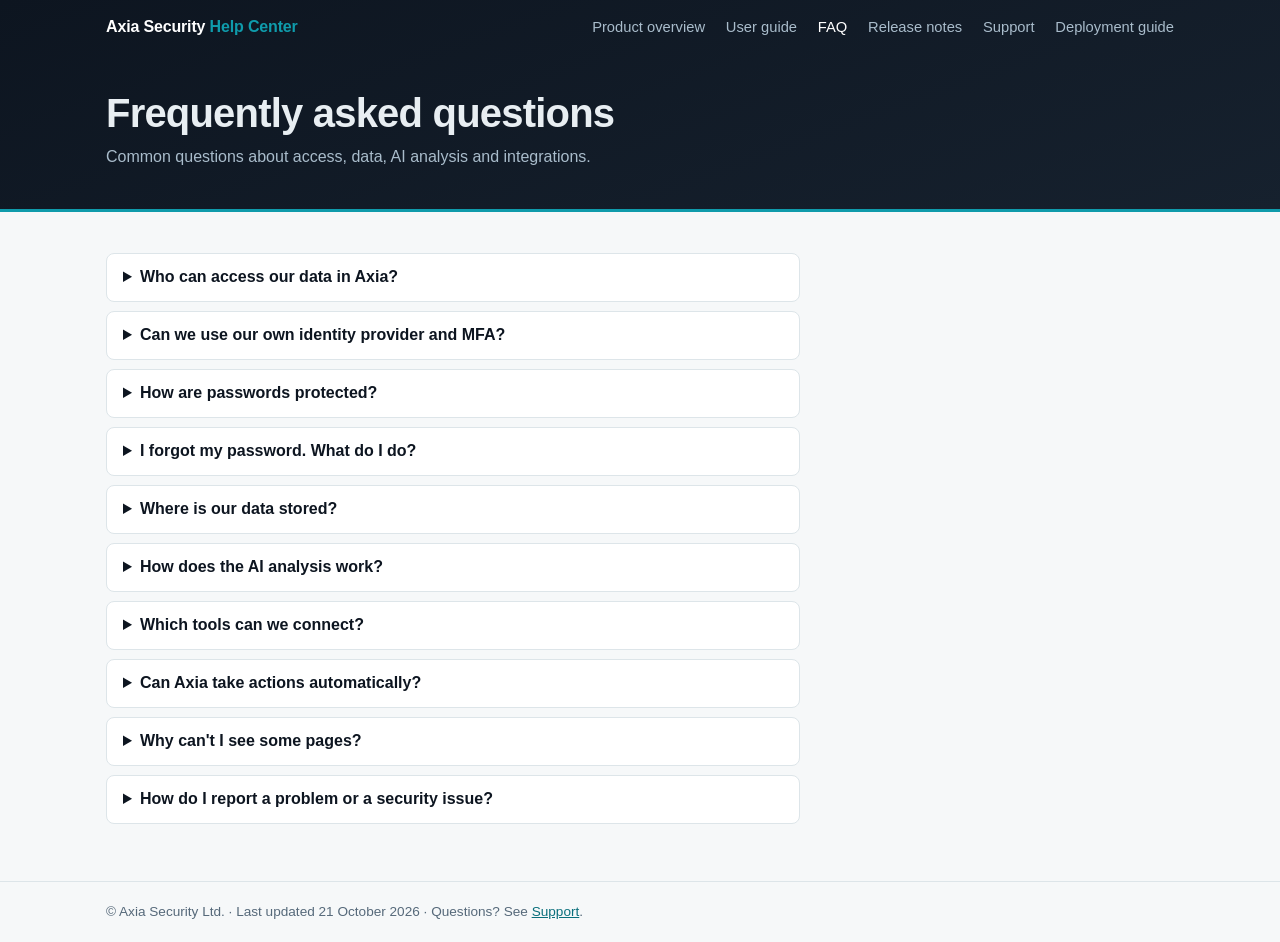
<file: docs/faq.html>
<!DOCTYPE html>
<html lang="en"><head><meta charset="UTF-8"><meta name="viewport" content="width=device-width, initial-scale=1.0">
<title>Frequently asked questions — Axia Security Help Center</title><meta name="description" content="Common questions about access, data, AI analysis and integrations.">
<link rel="stylesheet" href="assets/help.css"></head>
<body><header class="top"><div class="bar"><a class="brand" href="index.html">Axia Security <span>Help Center</span></a><nav><a href="product-overview.html">Product overview</a><a href="user-guide.html">User guide</a><a href="faq.html" class=on>FAQ</a><a href="release-notes.html">Release notes</a><a href="support.html">Support</a><a href="deployment-guide.html">Deployment guide</a></nav></div>
<div class="hero"><h1>Frequently asked questions</h1><p>Common questions about access, data, AI analysis and integrations.</p></div></header>
<main><div class="doc"><details><summary>Who can access our data in Axia?</summary><p>Only users your administrators add to your workspace, limited by their role (Viewer, Analyst or Admin).</p></details><details><summary>Can we use our own identity provider and MFA?</summary><p>Yes. Users can sign in with Microsoft Entra ID or Google Workspace. Sign-in then follows your identity provider's policies, including MFA. Administrators can create SSO-only accounts that have no password.</p></details><details><summary>How are passwords protected?</summary><p>Passwords are never stored in plain text. They are stored as salted bcrypt hashes. Sessions use signed, secure cookies and expire after 8 hours.</p></details><details><summary>I forgot my password. What do I do?</summary><p>Ask your Axia administrator. They can set a new password for you under Users.</p></details><details><summary>Where is our data stored?</summary><p>In the AWS account and region of your deployment. Data is encrypted in transit (TLS) and at rest.</p></details><details><summary>How does the AI analysis work?</summary><p>Axia sends the relevant content to large language models through Amazon Bedrock to assess sensitivity and risk.</p></details><details><summary>Which tools can we connect?</summary><p>Today: Microsoft 365 (Outlook, Teams, Purview DLP), Google Workspace (Gmail), Jira, Azure DevOps, Claude Code and Cursor. Other connectors are shown as 'Coming soon' on the Connect page.</p></details><details><summary>Can Axia take actions automatically?</summary><p>Only the actions an administrator enables on the Act page. Content actions, such as holding a message or revoking a share link, are disabled until you turn them on.</p></details><details><summary>Why can't I see some pages?</summary><p>Pages depend on your role. Connect, Users, Act, Enforce, Insights and Settings are for administrators. Some features are also switched on per workspace.</p></details><details><summary>How do I report a problem or a security issue?</summary><p>See the <a href='support.html'>Support</a> page.</p></details></div></main>
<footer><div class="bar">© Axia Security Ltd. · Last updated 21 October 2026 · Questions? See <a href="support.html">Support</a>.</div></footer></body></html>
</file>
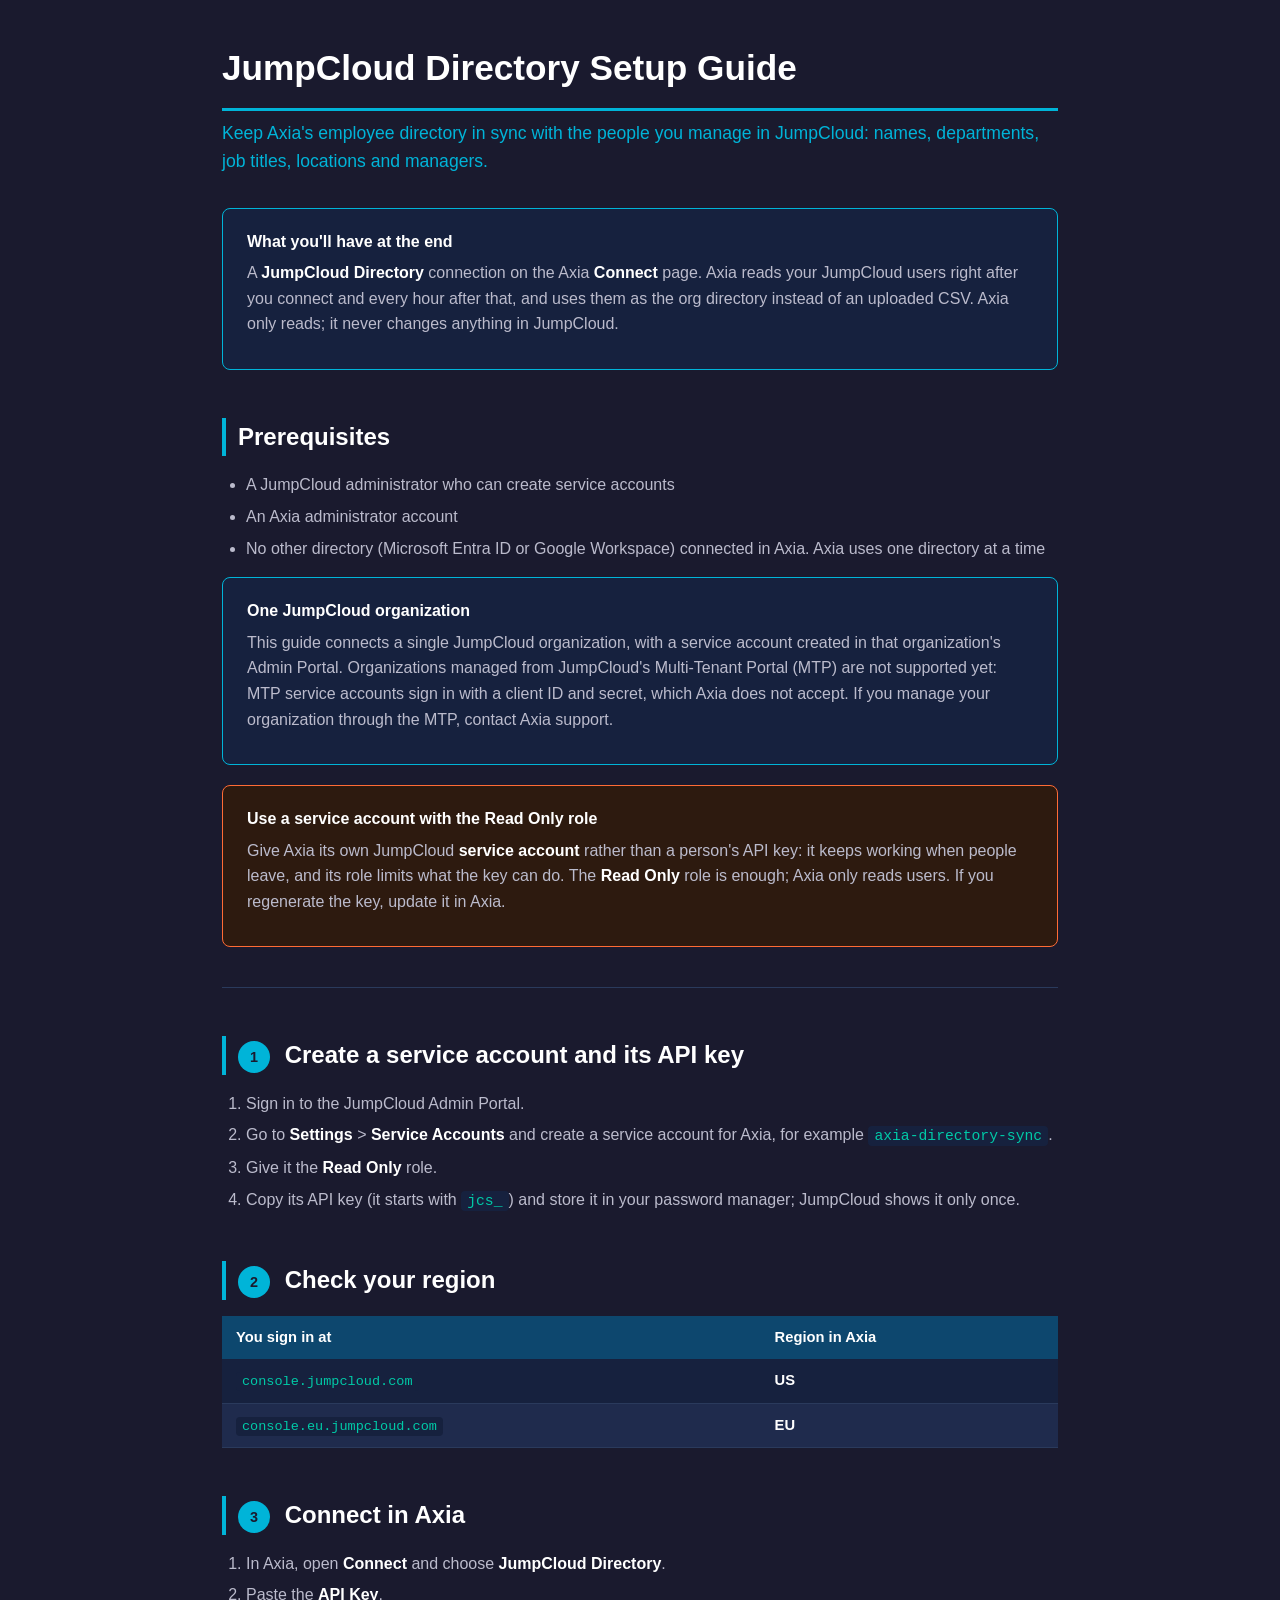
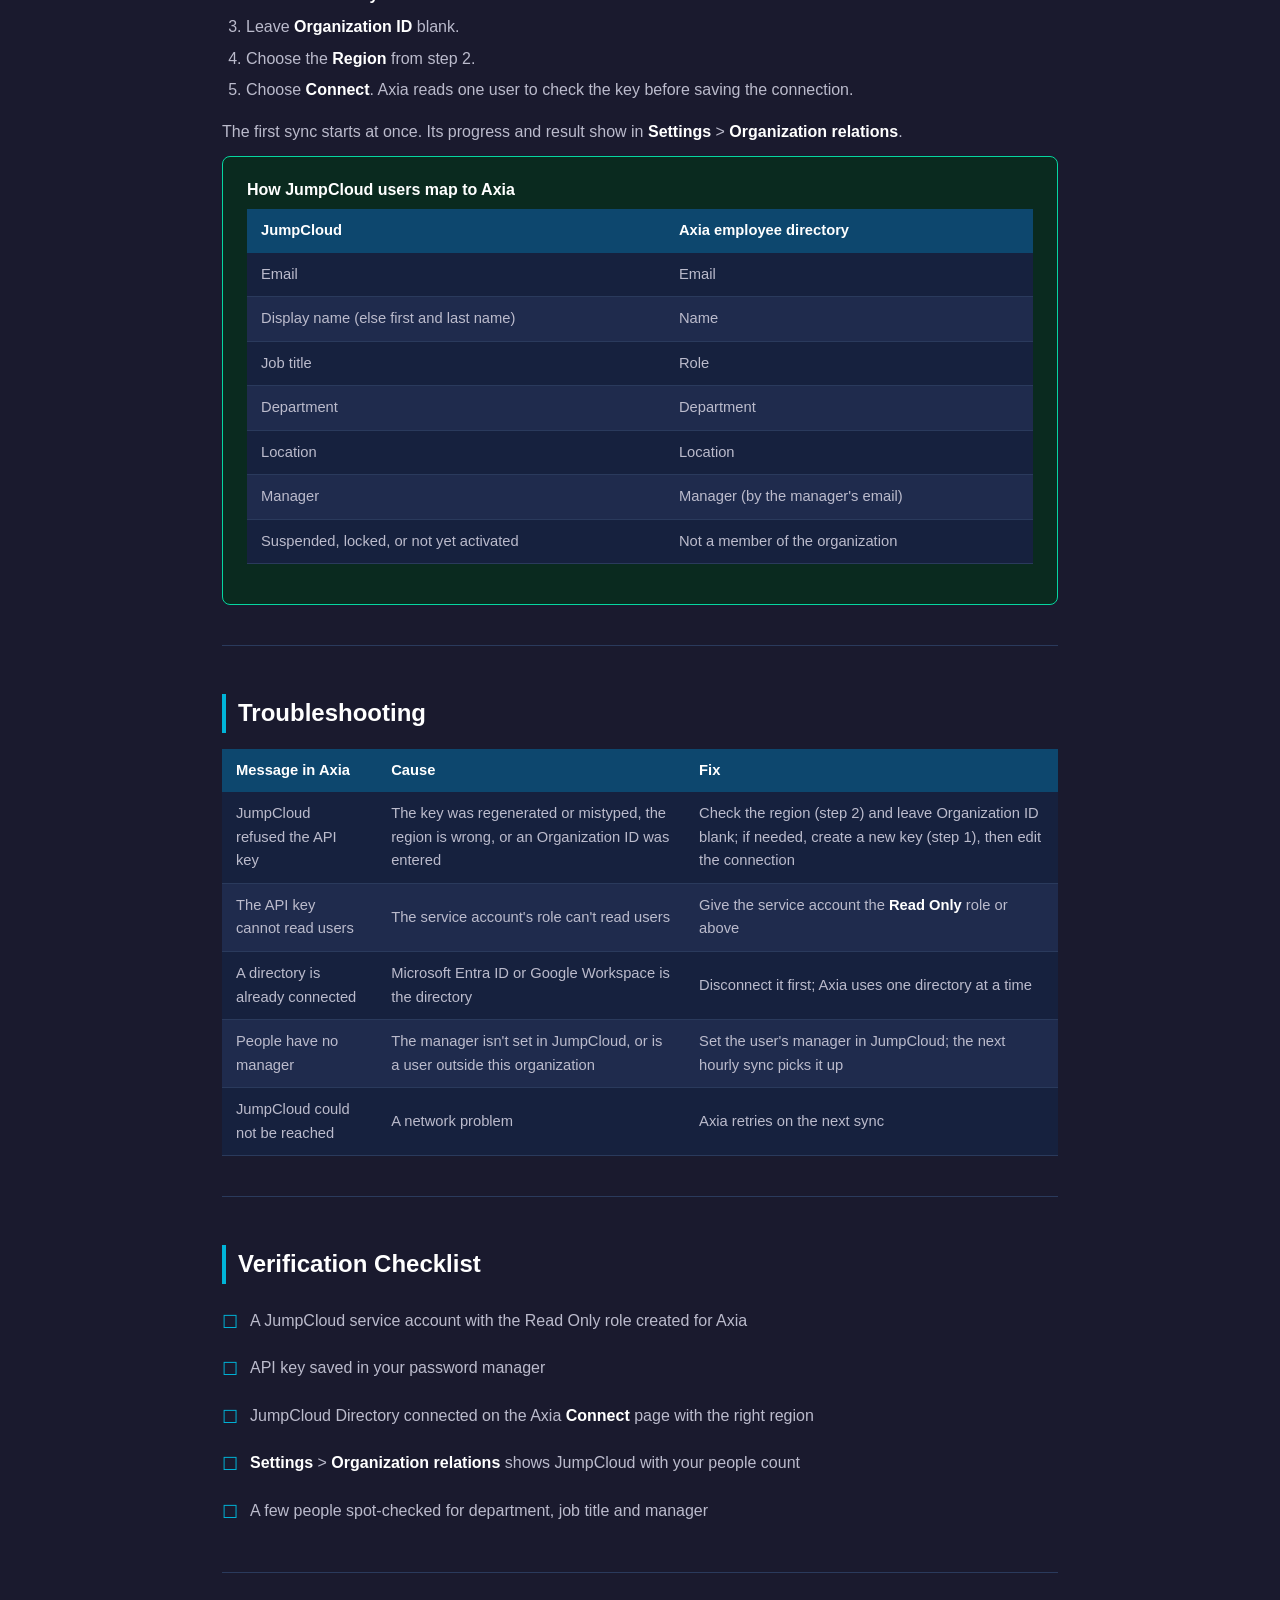
<file: docs/jumpcloud-directory-setup-guide.html>
<!DOCTYPE html>
<html lang="en">
<head>
<meta charset="UTF-8">
<meta name="viewport" content="width=device-width, initial-scale=1.0">
<title>JumpCloud Directory Setup Guide for Axia</title>
<style>
  :root {
    --bg-dark: #1a1a2e;
    --bg-medium: #16213e;
    --bg-card: #1f2b4d;
    --accent-blue: #00b4d8;
    --accent-teal: #00c9a7;
    --white: #ffffff;
    --light-gray: #bbbbcc;
    --orange: #ff6b35;
    --red: #ef476f;
    --green: #06d6a0;
    --yellow: #ffd166;
  }
  * { box-sizing: border-box; margin: 0; padding: 0; }
  body {
    font-family: 'Segoe UI', -apple-system, BlinkMacSystemFont, sans-serif;
    background: var(--bg-dark);
    color: var(--light-gray);
    line-height: 1.6;
    padding: 0;
  }
  .container { max-width: 900px; margin: 0 auto; padding: 40px 32px; }
  h1 {
    font-size: 2.2rem;
    color: var(--white);
    margin-bottom: 8px;
    border-bottom: 3px solid var(--accent-blue);
    padding-bottom: 12px;
  }
  h1 + p { color: var(--accent-blue); font-size: 1.1rem; margin-bottom: 32px; }
  h2 {
    font-size: 1.5rem;
    color: var(--white);
    margin-top: 48px;
    margin-bottom: 16px;
    padding-left: 12px;
    border-left: 4px solid var(--accent-blue);
  }
  h3 {
    font-size: 1.15rem;
    color: var(--accent-teal);
    margin-top: 24px;
    margin-bottom: 10px;
  }
  p { margin-bottom: 12px; }
  ol, ul { margin-left: 24px; margin-bottom: 16px; }
  li { margin-bottom: 6px; }
  a { color: var(--accent-blue); text-decoration: none; }
  a:hover { text-decoration: underline; }
  strong { color: var(--white); }
  code {
    background: var(--bg-medium);
    color: var(--accent-teal);
    padding: 2px 6px;
    border-radius: 4px;
    font-size: 0.92em;
    font-family: 'Cascadia Code', 'Fira Code', Consolas, monospace;
  }
  pre {
    background: var(--bg-medium);
    border: 1px solid #2a3a5c;
    border-radius: 8px;
    padding: 16px 20px;
    overflow-x: auto;
    margin-bottom: 16px;
    font-size: 0.88rem;
    line-height: 1.5;
  }
  pre code { background: none; padding: 0; color: var(--light-gray); }
  table {
    width: 100%;
    border-collapse: collapse;
    margin-bottom: 20px;
    font-size: 0.92rem;
  }
  th {
    background: #0d476e;
    color: var(--white);
    padding: 10px 14px;
    text-align: left;
    font-weight: 600;
  }
  td {
    padding: 10px 14px;
    border-bottom: 1px solid #2a3a5c;
  }
  tr:nth-child(even) td { background: var(--bg-medium); }
  tr:nth-child(odd) td { background: var(--bg-card); }
  .card {
    background: var(--bg-medium);
    border: 1px solid #2a3a5c;
    border-radius: 8px;
    padding: 20px 24px;
    margin-bottom: 20px;
  }
  .card.warning {
    border-color: var(--orange);
    background: #2d1a0f;
  }
  .card.success {
    border-color: var(--green);
    background: #0a2a1f;
  }
  .card.info {
    border-color: var(--accent-blue);
  }
  .card-title {
    color: var(--white);
    font-weight: 600;
    margin-bottom: 6px;
  }
  .env-block {
    background: #0d1b2a;
    border: 2px solid var(--accent-blue);
    border-radius: 8px;
    padding: 20px 24px;
    margin: 20px 0;
  }
  .env-block h3 { color: var(--accent-blue); margin-top: 0; }
  .checklist { list-style: none; margin-left: 0; }
  .checklist li {
    padding: 8px 0 8px 28px;
    position: relative;
  }
  .checklist li::before {
    content: '\2610';
    position: absolute;
    left: 0;
    color: var(--accent-blue);
    font-size: 1.1em;
  }
  .step-num {
    display: inline-block;
    width: 32px;
    height: 32px;
    background: var(--accent-blue);
    color: var(--bg-dark);
    border-radius: 50%;
    text-align: center;
    line-height: 32px;
    font-weight: 700;
    font-size: 0.9rem;
    margin-right: 8px;
    vertical-align: middle;
  }
  .btn {
    display: inline-block;
    background: var(--accent-blue);
    color: var(--bg-dark);
    font-weight: 600;
    padding: 10px 18px;
    border-radius: 6px;
    margin: 4px 0 8px;
  }
  .btn:hover { text-decoration: none; filter: brightness(1.1); }
  hr {
    border: none;
    border-top: 1px solid #2a3a5c;
    margin: 40px 0;
  }
  @media print {
    body { background: #fff; color: #333; }
    .container { max-width: 100%; }
    h1 { color: #111; border-color: #0078d4; }
    h2 { color: #111; border-color: #0078d4; }
    h3 { color: #0078d4; }
    code { background: #f0f0f0; color: #0078d4; }
    pre { background: #f5f5f5; border-color: #ddd; }
    pre code { color: #333; }
    th { background: #0078d4; }
    td { border-color: #ddd; }
    tr:nth-child(even) td { background: #f9f9f9; }
    tr:nth-child(odd) td { background: #fff; }
    .card { border-color: #ddd; background: #f9f9f9; }
    .card.warning { border-color: #e67e22; background: #fef5ec; }
    .card.success { border-color: #27ae60; background: #eafaf1; }
    .env-block { border-color: #0078d4; background: #f0f7ff; }
    strong { color: #111; }
    a { color: #0078d4; }
  }
</style>
<body>
<div class="container">
<h1>JumpCloud Directory Setup Guide</h1>
<p>Keep Axia's employee directory in sync with the people you manage in JumpCloud: names, departments, job titles, locations and managers.</p>

<div class="card info">
  <div class="card-title">What you'll have at the end</div>
  <p>A <strong>JumpCloud Directory</strong> connection on the Axia <strong>Connect</strong> page. Axia reads your JumpCloud users right after you connect and every hour after that, and uses them as the org directory instead of an uploaded CSV. Axia only reads; it never changes anything in JumpCloud.</p>
</div>

<h2>Prerequisites</h2>
<ul>
  <li>A JumpCloud administrator who can create service accounts</li>
  <li>An Axia administrator account</li>
  <li>No other directory (Microsoft Entra ID or Google Workspace) connected in Axia. Axia uses one directory at a time</li>
</ul>

<div class="card info">
  <div class="card-title">One JumpCloud organization</div>
  <p>This guide connects a single JumpCloud organization, with a service account created in that organization's Admin Portal. Organizations managed from JumpCloud's Multi-Tenant Portal (MTP) are not supported yet: MTP service accounts sign in with a client ID and secret, which Axia does not accept. If you manage your organization through the MTP, contact Axia support.</p>
</div>

<div class="card warning">
  <div class="card-title">Use a service account with the Read Only role</div>
  <p>Give Axia its own JumpCloud <strong>service account</strong> rather than a person's API key: it keeps working when people leave, and its role limits what the key can do. The <strong>Read Only</strong> role is enough; Axia only reads users. If you regenerate the key, update it in Axia.</p>
</div>

<hr>

<h2><span class="step-num">1</span> Create a service account and its API key</h2>
<ol>
  <li>Sign in to the JumpCloud Admin Portal.</li>
  <li>Go to <strong>Settings</strong> &gt; <strong>Service Accounts</strong> and create a service account for Axia, for example <code>axia-directory-sync</code>.</li>
  <li>Give it the <strong>Read Only</strong> role.</li>
  <li>Copy its API key (it starts with <code>jcs_</code>) and store it in your password manager; JumpCloud shows it only once.</li>
</ol>

<h2><span class="step-num">2</span> Check your region</h2>
<table>
  <tr><th>You sign in at</th><th>Region in Axia</th></tr>
  <tr><td><code>console.jumpcloud.com</code></td><td><strong>US</strong></td></tr>
  <tr><td><code>console.eu.jumpcloud.com</code></td><td><strong>EU</strong></td></tr>
</table>

<h2><span class="step-num">3</span> Connect in Axia</h2>
<ol>
  <li>In Axia, open <strong>Connect</strong> and choose <strong>JumpCloud Directory</strong>.</li>
  <li>Paste the <strong>API Key</strong>.</li>
  <li>Leave <strong>Organization ID</strong> blank.</li>
  <li>Choose the <strong>Region</strong> from step 2.</li>
  <li>Choose <strong>Connect</strong>. Axia reads one user to check the key before saving the connection.</li>
</ol>
<p>The first sync starts at once. Its progress and result show in <strong>Settings</strong> &gt; <strong>Organization relations</strong>.</p>

<div class="card success">
  <div class="card-title">How JumpCloud users map to Axia</div>
  <table>
    <tr><th>JumpCloud</th><th>Axia employee directory</th></tr>
    <tr><td>Email</td><td>Email</td></tr>
    <tr><td>Display name (else first and last name)</td><td>Name</td></tr>
    <tr><td>Job title</td><td>Role</td></tr>
    <tr><td>Department</td><td>Department</td></tr>
    <tr><td>Location</td><td>Location</td></tr>
    <tr><td>Manager</td><td>Manager (by the manager's email)</td></tr>
    <tr><td>Suspended, locked, or not yet activated</td><td>Not a member of the organization</td></tr>
  </table>
</div>

<hr>

<h2 id="troubleshooting">Troubleshooting</h2>
<table>
  <tr><th>Message in Axia</th><th>Cause</th><th>Fix</th></tr>
  <tr><td>JumpCloud refused the API key</td><td>The key was regenerated or mistyped, the region is wrong, or an Organization ID was entered</td><td>Check the region (step 2) and leave Organization ID blank; if needed, create a new key (step 1), then edit the connection</td></tr>
  <tr><td>The API key cannot read users</td><td>The service account's role can't read users</td><td>Give the service account the <strong>Read Only</strong> role or above</td></tr>
  <tr><td>A directory is already connected</td><td>Microsoft Entra ID or Google Workspace is the directory</td><td>Disconnect it first; Axia uses one directory at a time</td></tr>
  <tr><td>People have no manager</td><td>The manager isn't set in JumpCloud, or is a user outside this organization</td><td>Set the user's manager in JumpCloud; the next hourly sync picks it up</td></tr>
  <tr><td>JumpCloud could not be reached</td><td>A network problem</td><td>Axia retries on the next sync</td></tr>
</table>

<hr>

<h2>Verification Checklist</h2>
<ul class="checklist">
  <li>A JumpCloud service account with the Read Only role created for Axia</li>
  <li>API key saved in your password manager</li>
  <li>JumpCloud Directory connected on the Axia <strong>Connect</strong> page with the right region</li>
  <li><strong>Settings</strong> &gt; <strong>Organization relations</strong> shows JumpCloud with your people count</li>
  <li>A few people spot-checked for department, job title and manager</li>
</ul>

<hr>

</div>
</body>
</html>
</file>
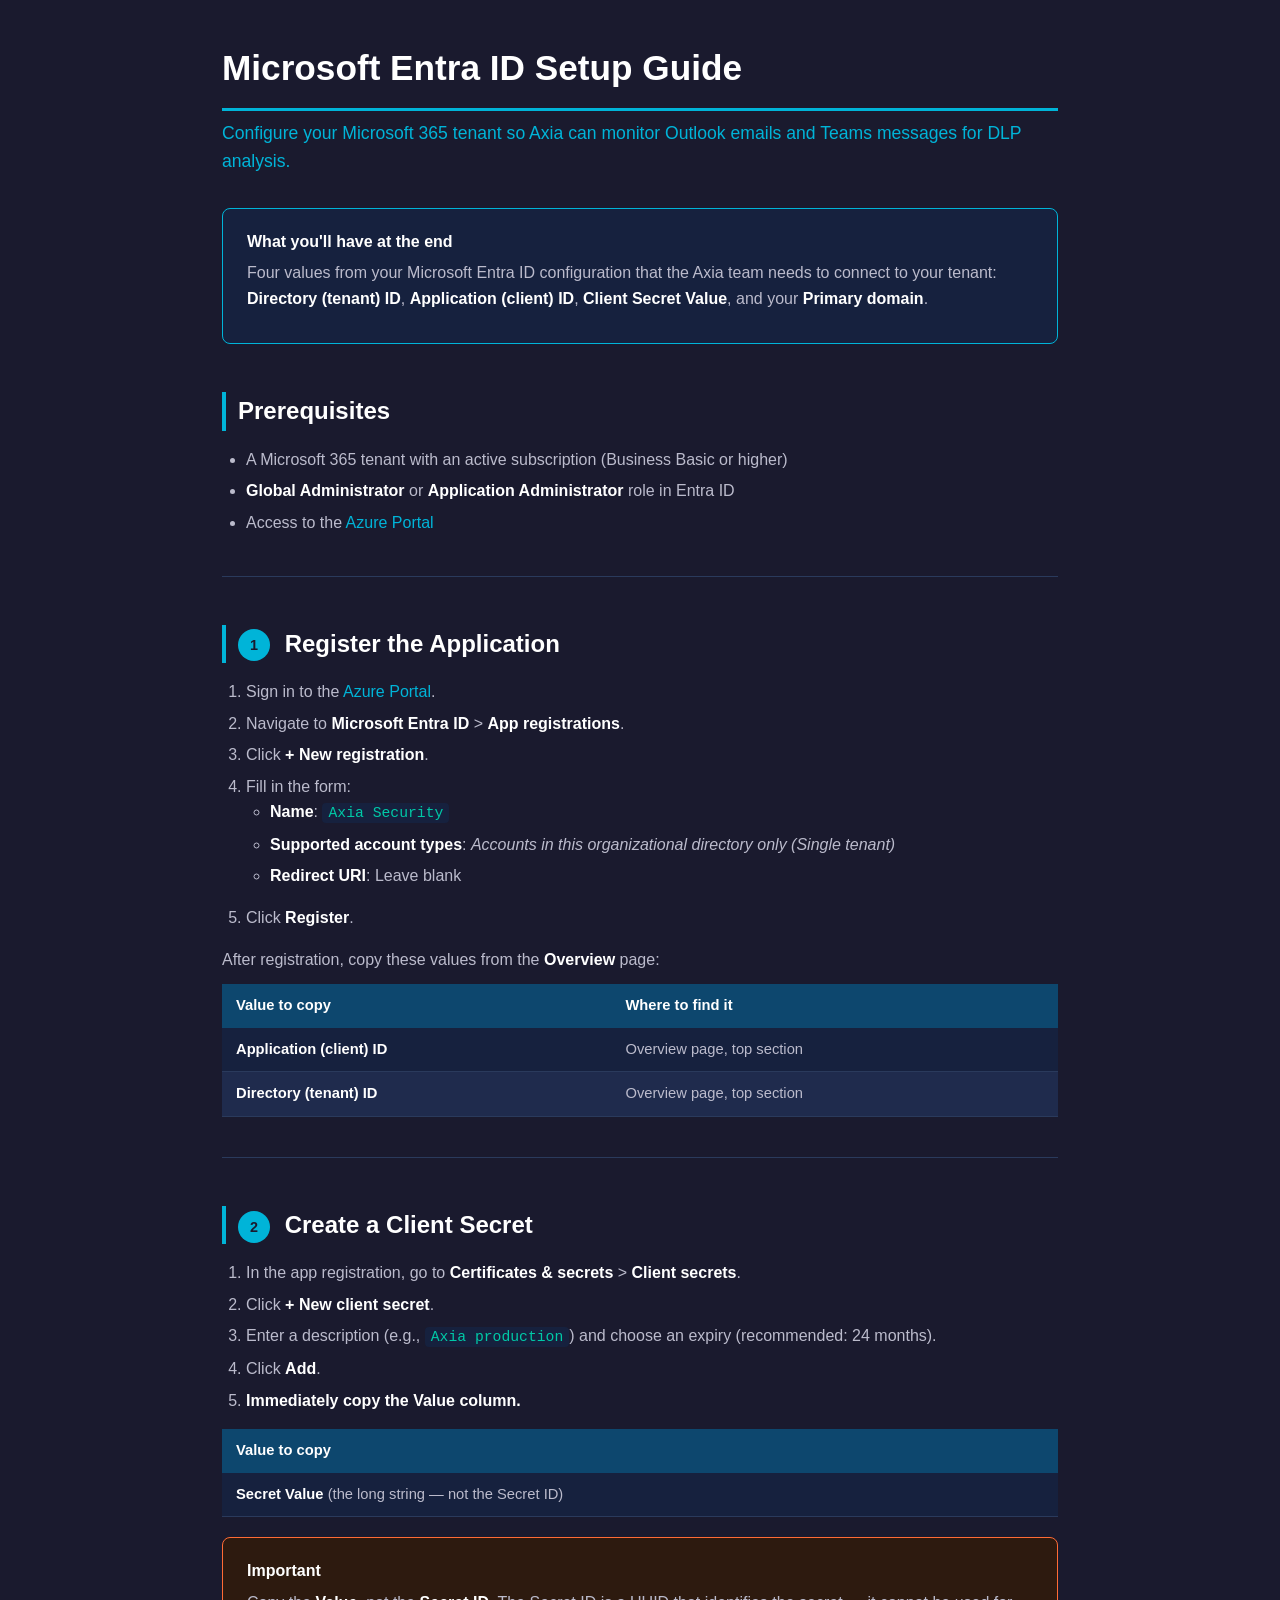
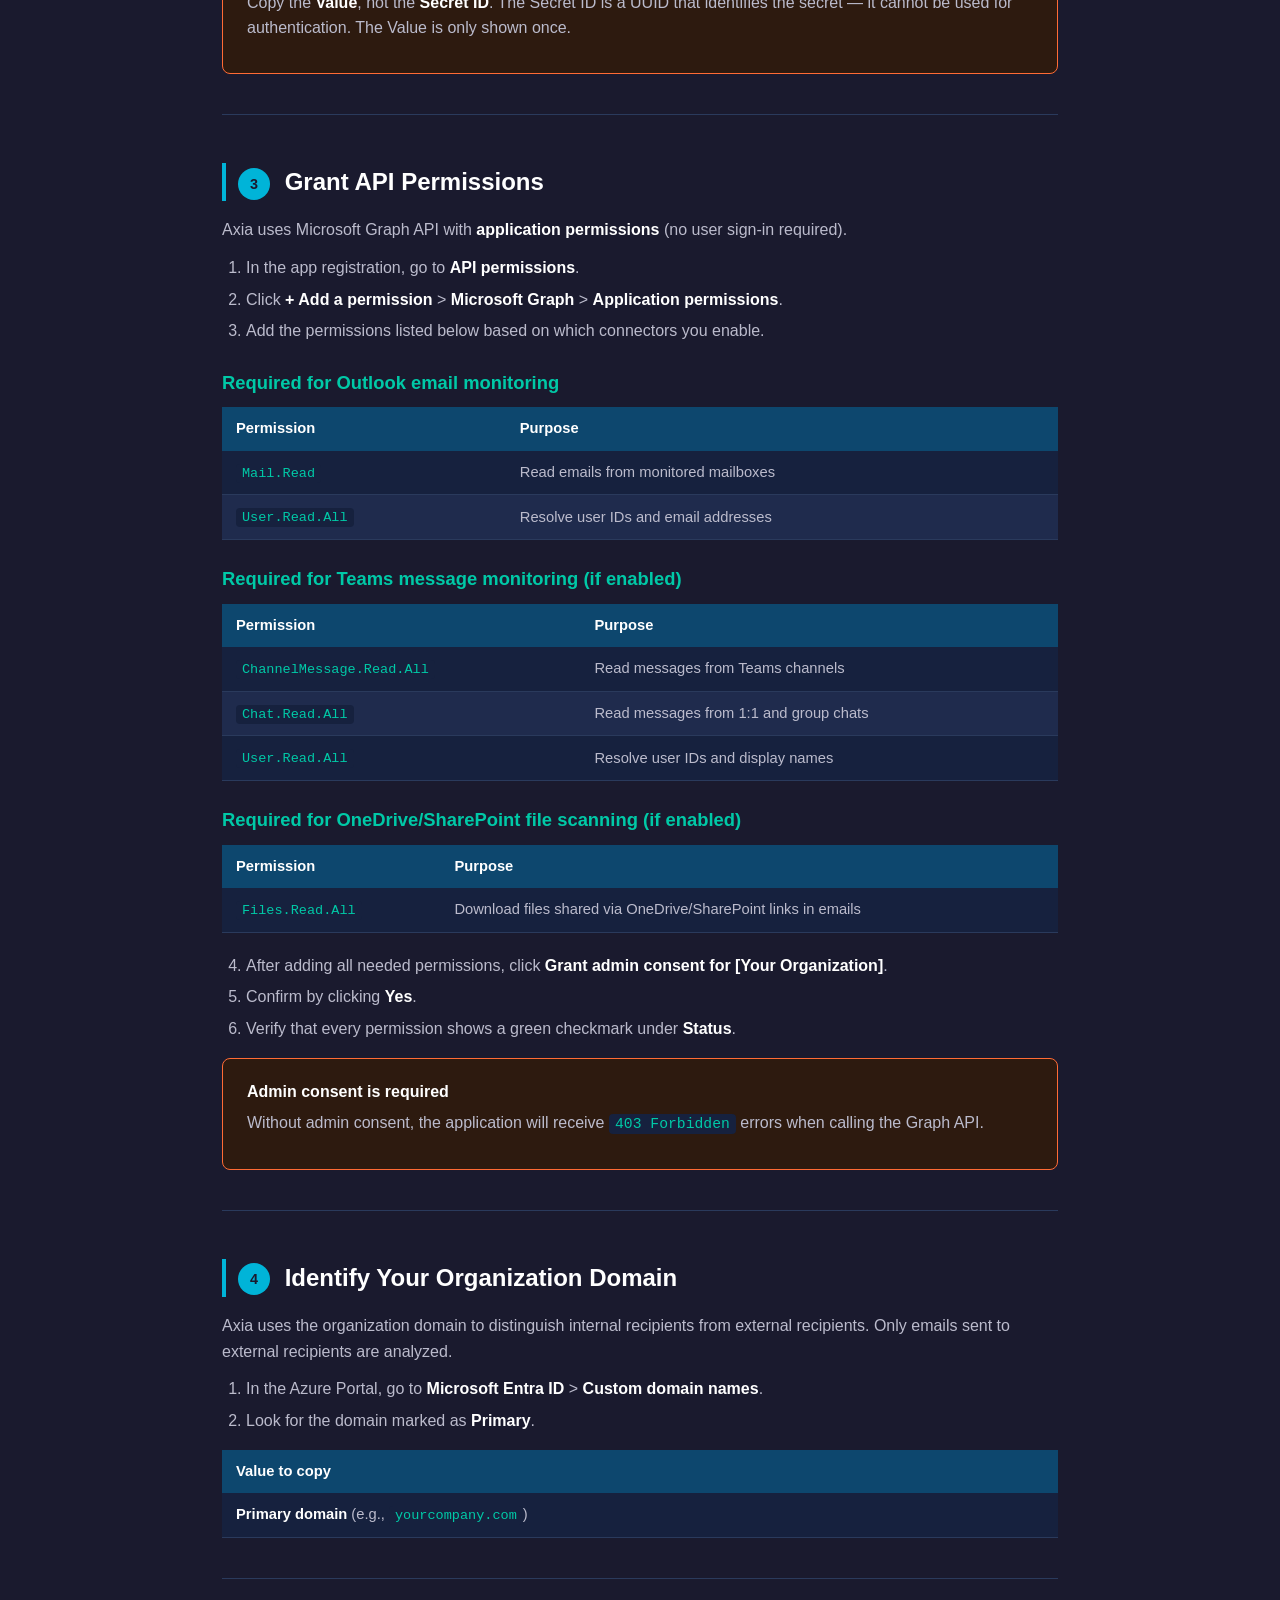
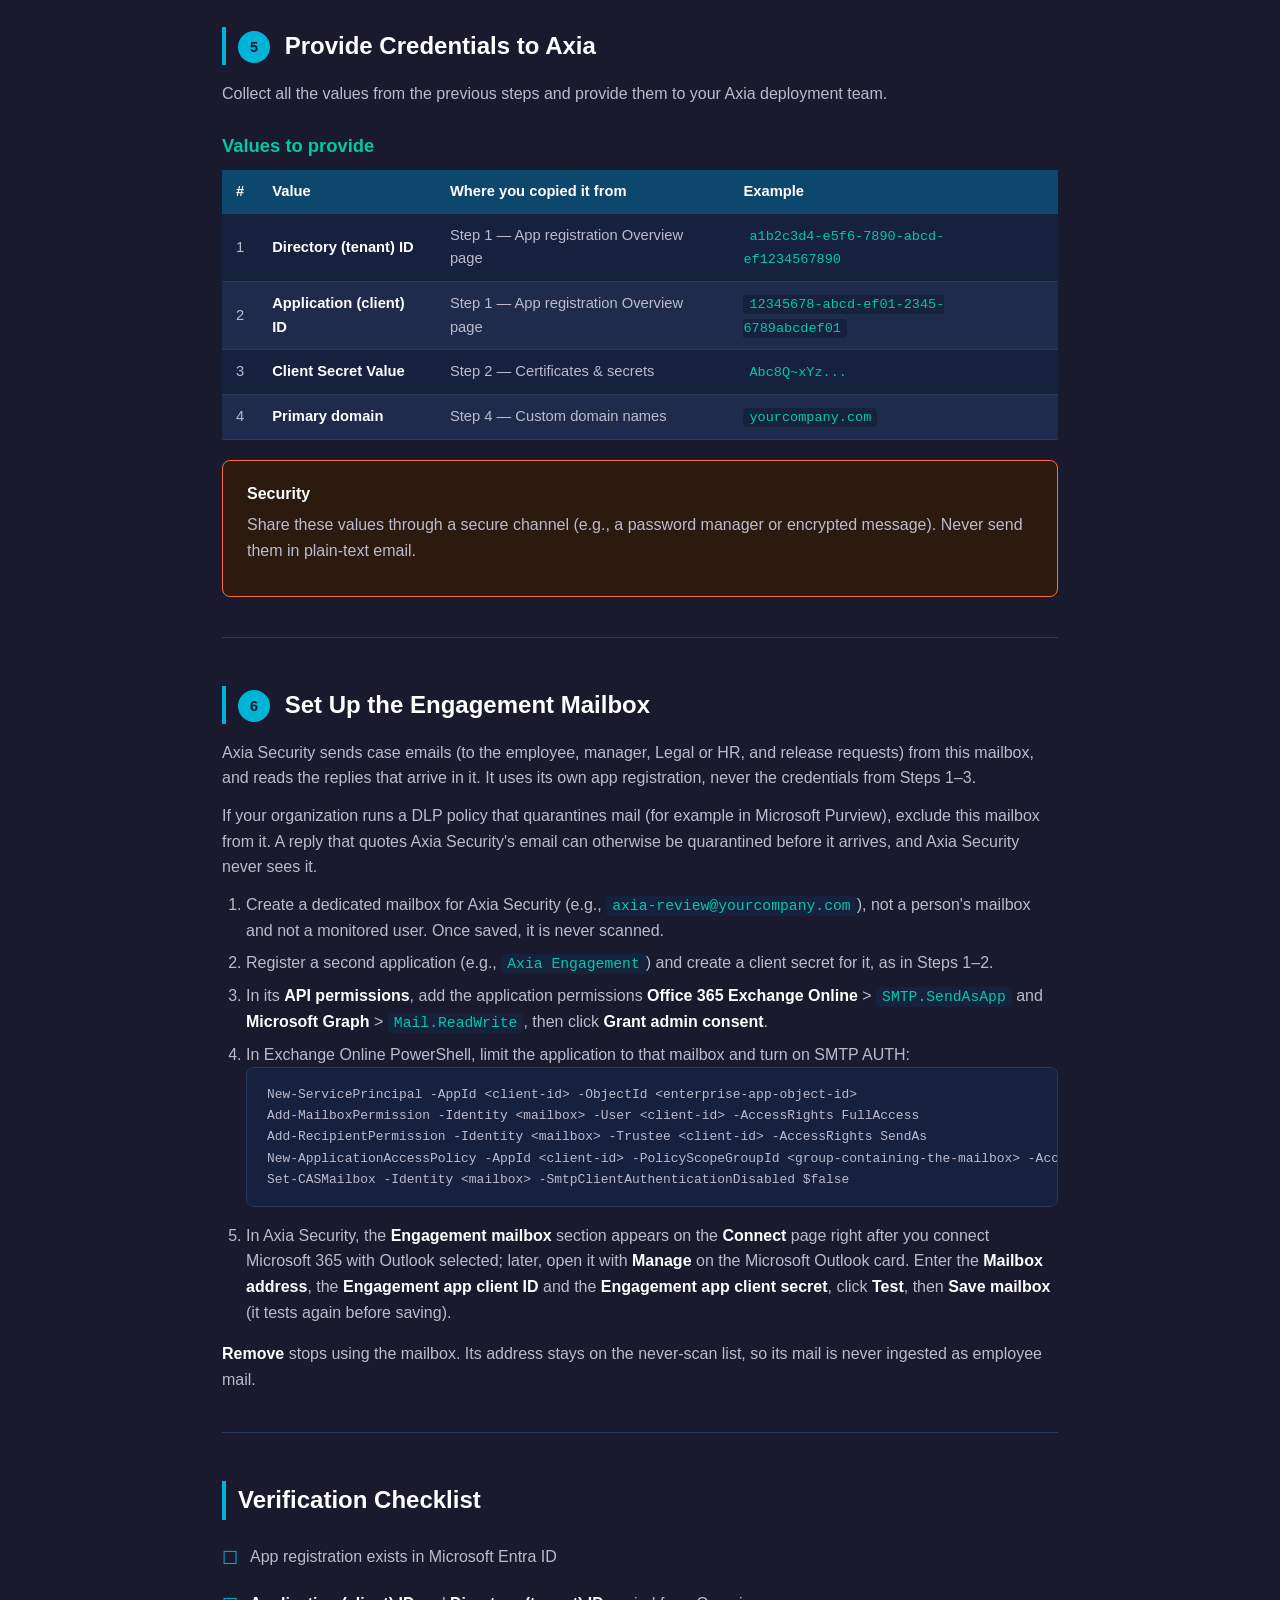
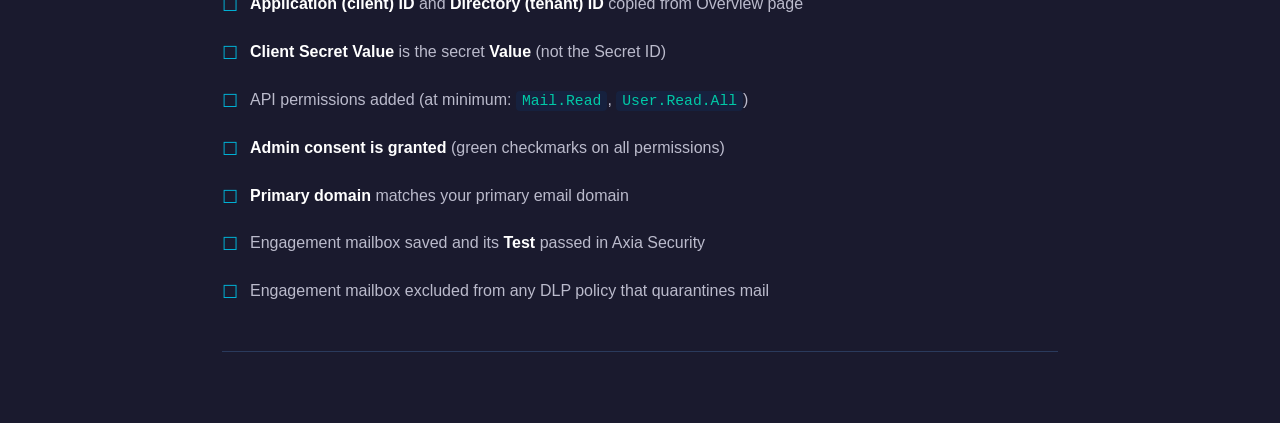
<file: docs/microsoft-entra-setup-guide.html>
<!DOCTYPE html>
<html lang="en">
<head>
<meta charset="UTF-8">
<meta name="viewport" content="width=device-width, initial-scale=1.0">
<title>Microsoft Entra ID Setup Guide for Axia</title>
<style>
  :root {
    --bg-dark: #1a1a2e;
    --bg-medium: #16213e;
    --bg-card: #1f2b4d;
    --accent-blue: #00b4d8;
    --accent-teal: #00c9a7;
    --white: #ffffff;
    --light-gray: #bbbbcc;
    --orange: #ff6b35;
    --red: #ef476f;
    --green: #06d6a0;
    --yellow: #ffd166;
  }
  * { box-sizing: border-box; margin: 0; padding: 0; }
  body {
    font-family: 'Segoe UI', -apple-system, BlinkMacSystemFont, sans-serif;
    background: var(--bg-dark);
    color: var(--light-gray);
    line-height: 1.6;
    padding: 0;
  }
  .container { max-width: 900px; margin: 0 auto; padding: 40px 32px; }
  h1 {
    font-size: 2.2rem;
    color: var(--white);
    margin-bottom: 8px;
    border-bottom: 3px solid var(--accent-blue);
    padding-bottom: 12px;
  }
  h1 + p { color: var(--accent-blue); font-size: 1.1rem; margin-bottom: 32px; }
  h2 {
    font-size: 1.5rem;
    color: var(--white);
    margin-top: 48px;
    margin-bottom: 16px;
    padding-left: 12px;
    border-left: 4px solid var(--accent-blue);
  }
  h3 {
    font-size: 1.15rem;
    color: var(--accent-teal);
    margin-top: 24px;
    margin-bottom: 10px;
  }
  p { margin-bottom: 12px; }
  ol, ul { margin-left: 24px; margin-bottom: 16px; }
  li { margin-bottom: 6px; }
  a { color: var(--accent-blue); text-decoration: none; }
  a:hover { text-decoration: underline; }
  strong { color: var(--white); }
  code {
    background: var(--bg-medium);
    color: var(--accent-teal);
    padding: 2px 6px;
    border-radius: 4px;
    font-size: 0.92em;
    font-family: 'Cascadia Code', 'Fira Code', Consolas, monospace;
  }
  pre {
    background: var(--bg-medium);
    border: 1px solid #2a3a5c;
    border-radius: 8px;
    padding: 16px 20px;
    overflow-x: auto;
    margin-bottom: 16px;
    font-size: 0.88rem;
    line-height: 1.5;
  }
  pre code { background: none; padding: 0; color: var(--light-gray); }
  table {
    width: 100%;
    border-collapse: collapse;
    margin-bottom: 20px;
    font-size: 0.92rem;
  }
  th {
    background: #0d476e;
    color: var(--white);
    padding: 10px 14px;
    text-align: left;
    font-weight: 600;
  }
  td {
    padding: 10px 14px;
    border-bottom: 1px solid #2a3a5c;
  }
  tr:nth-child(even) td { background: var(--bg-medium); }
  tr:nth-child(odd) td { background: var(--bg-card); }
  .card {
    background: var(--bg-medium);
    border: 1px solid #2a3a5c;
    border-radius: 8px;
    padding: 20px 24px;
    margin-bottom: 20px;
  }
  .card.warning {
    border-color: var(--orange);
    background: #2d1a0f;
  }
  .card.success {
    border-color: var(--green);
    background: #0a2a1f;
  }
  .card.info {
    border-color: var(--accent-blue);
  }
  .card-title {
    color: var(--white);
    font-weight: 600;
    margin-bottom: 6px;
  }
  .env-block {
    background: #0d1b2a;
    border: 2px solid var(--accent-blue);
    border-radius: 8px;
    padding: 20px 24px;
    margin: 20px 0;
  }
  .env-block h3 { color: var(--accent-blue); margin-top: 0; }
  .checklist { list-style: none; margin-left: 0; }
  .checklist li {
    padding: 8px 0 8px 28px;
    position: relative;
  }
  .checklist li::before {
    content: '\2610';
    position: absolute;
    left: 0;
    color: var(--accent-blue);
    font-size: 1.1em;
  }
  .step-num {
    display: inline-block;
    width: 32px;
    height: 32px;
    background: var(--accent-blue);
    color: var(--bg-dark);
    border-radius: 50%;
    text-align: center;
    line-height: 32px;
    font-weight: 700;
    font-size: 0.9rem;
    margin-right: 8px;
    vertical-align: middle;
  }
  hr {
    border: none;
    border-top: 1px solid #2a3a5c;
    margin: 40px 0;
  }
  @media print {
    body { background: #fff; color: #333; }
    .container { max-width: 100%; }
    h1 { color: #111; border-color: #0078d4; }
    h2 { color: #111; border-color: #0078d4; }
    h3 { color: #0078d4; }
    code { background: #f0f0f0; color: #0078d4; }
    pre { background: #f5f5f5; border-color: #ddd; }
    pre code { color: #333; }
    th { background: #0078d4; }
    td { border-color: #ddd; }
    tr:nth-child(even) td { background: #f9f9f9; }
    tr:nth-child(odd) td { background: #fff; }
    .card { border-color: #ddd; background: #f9f9f9; }
    .card.warning { border-color: #e67e22; background: #fef5ec; }
    .card.success { border-color: #27ae60; background: #eafaf1; }
    .env-block { border-color: #0078d4; background: #f0f7ff; }
    strong { color: #111; }
    a { color: #0078d4; }
  }
</style>
</head>
<body>
<div class="container">

<h1>Microsoft Entra ID Setup Guide</h1>
<p>Configure your Microsoft 365 tenant so Axia can monitor Outlook emails and Teams messages for DLP analysis.</p>

<div class="card info">
  <div class="card-title">What you'll have at the end</div>
  <p>Four values from your Microsoft Entra ID configuration that the Axia team needs to connect to your tenant: <strong>Directory (tenant) ID</strong>, <strong>Application (client) ID</strong>, <strong>Client Secret Value</strong>, and your <strong>Primary domain</strong>.</p>
</div>

<h2>Prerequisites</h2>
<ul>
  <li>A Microsoft 365 tenant with an active subscription (Business Basic or higher)</li>
  <li><strong>Global Administrator</strong> or <strong>Application Administrator</strong> role in Entra ID</li>
  <li>Access to the <a href="https://portal.azure.com">Azure Portal</a></li>
</ul>

<hr>

<h2><span class="step-num">1</span> Register the Application</h2>

<ol>
  <li>Sign in to the <a href="https://portal.azure.com">Azure Portal</a>.</li>
  <li>Navigate to <strong>Microsoft Entra ID</strong> &gt; <strong>App registrations</strong>.</li>
  <li>Click <strong>+ New registration</strong>.</li>
  <li>Fill in the form:
    <ul>
      <li><strong>Name</strong>: <code>Axia Security</code></li>
      <li><strong>Supported account types</strong>: <em>Accounts in this organizational directory only (Single tenant)</em></li>
      <li><strong>Redirect URI</strong>: Leave blank</li>
    </ul>
  </li>
  <li>Click <strong>Register</strong>.</li>
</ol>

<p>After registration, copy these values from the <strong>Overview</strong> page:</p>

<table>
  <tr><th>Value to copy</th><th>Where to find it</th></tr>
  <tr><td><strong>Application (client) ID</strong></td><td>Overview page, top section</td></tr>
  <tr><td><strong>Directory (tenant) ID</strong></td><td>Overview page, top section</td></tr>
</table>

<hr>

<h2><span class="step-num">2</span> Create a Client Secret</h2>

<ol>
  <li>In the app registration, go to <strong>Certificates &amp; secrets</strong> &gt; <strong>Client secrets</strong>.</li>
  <li>Click <strong>+ New client secret</strong>.</li>
  <li>Enter a description (e.g., <code>Axia production</code>) and choose an expiry (recommended: 24 months).</li>
  <li>Click <strong>Add</strong>.</li>
  <li><strong>Immediately copy the Value column.</strong></li>
</ol>

<table>
  <tr><th>Value to copy</th></tr>
  <tr><td><strong>Secret Value</strong> (the long string — not the Secret ID)</td></tr>
</table>

<div class="card warning">
  <div class="card-title">Important</div>
  <p>Copy the <strong>Value</strong>, not the <strong>Secret ID</strong>. The Secret ID is a UUID that identifies the secret &mdash; it cannot be used for authentication. The Value is only shown once.</p>
</div>

<hr>

<h2><span class="step-num">3</span> Grant API Permissions</h2>

<p>Axia uses Microsoft Graph API with <strong>application permissions</strong> (no user sign-in required).</p>

<ol>
  <li>In the app registration, go to <strong>API permissions</strong>.</li>
  <li>Click <strong>+ Add a permission</strong> &gt; <strong>Microsoft Graph</strong> &gt; <strong>Application permissions</strong>.</li>
  <li>Add the permissions listed below based on which connectors you enable.</li>
</ol>

<h3>Required for Outlook email monitoring</h3>
<table>
  <tr><th>Permission</th><th>Purpose</th></tr>
  <tr><td><code>Mail.Read</code></td><td>Read emails from monitored mailboxes</td></tr>
  <tr><td><code>User.Read.All</code></td><td>Resolve user IDs and email addresses</td></tr>
</table>

<h3>Required for Teams message monitoring (if enabled)</h3>
<table>
  <tr><th>Permission</th><th>Purpose</th></tr>
  <tr><td><code>ChannelMessage.Read.All</code></td><td>Read messages from Teams channels</td></tr>
  <tr><td><code>Chat.Read.All</code></td><td>Read messages from 1:1 and group chats</td></tr>
  <tr><td><code>User.Read.All</code></td><td>Resolve user IDs and display names</td></tr>
</table>

<h3>Required for OneDrive/SharePoint file scanning (if enabled)</h3>
<table>
  <tr><th>Permission</th><th>Purpose</th></tr>
  <tr><td><code>Files.Read.All</code></td><td>Download files shared via OneDrive/SharePoint links in emails</td></tr>
</table>

<ol start="4">
  <li>After adding all needed permissions, click <strong>Grant admin consent for [Your Organization]</strong>.</li>
  <li>Confirm by clicking <strong>Yes</strong>.</li>
  <li>Verify that every permission shows a green checkmark under <strong>Status</strong>.</li>
</ol>

<div class="card warning">
  <div class="card-title">Admin consent is required</div>
  <p>Without admin consent, the application will receive <code>403 Forbidden</code> errors when calling the Graph API.</p>
</div>

<hr>

<h2><span class="step-num">4</span> Identify Your Organization Domain</h2>

<p>Axia uses the organization domain to distinguish internal recipients from external recipients. Only emails sent to external recipients are analyzed.</p>

<ol>
  <li>In the Azure Portal, go to <strong>Microsoft Entra ID</strong> &gt; <strong>Custom domain names</strong>.</li>
  <li>Look for the domain marked as <strong>Primary</strong>.</li>
</ol>

<table>
  <tr><th>Value to copy</th></tr>
  <tr><td><strong>Primary domain</strong> (e.g., <code>yourcompany.com</code>)</td></tr>
</table>

<hr>

<h2><span class="step-num">5</span> Provide Credentials to Axia</h2>

<p>Collect all the values from the previous steps and provide them to your Axia deployment team.</p>

<h3>Values to provide</h3>
<table>
  <tr><th>#</th><th>Value</th><th>Where you copied it from</th><th>Example</th></tr>
  <tr><td>1</td><td><strong>Directory (tenant) ID</strong></td><td>Step 1 &mdash; App registration Overview page</td><td><code>a1b2c3d4-e5f6-7890-abcd-ef1234567890</code></td></tr>
  <tr><td>2</td><td><strong>Application (client) ID</strong></td><td>Step 1 &mdash; App registration Overview page</td><td><code>12345678-abcd-ef01-2345-6789abcdef01</code></td></tr>
  <tr><td>3</td><td><strong>Client Secret Value</strong></td><td>Step 2 &mdash; Certificates &amp; secrets</td><td><code>Abc8Q~xYz...</code></td></tr>
  <tr><td>4</td><td><strong>Primary domain</strong></td><td>Step 4 &mdash; Custom domain names</td><td><code>yourcompany.com</code></td></tr>
</table>

<div class="card warning">
  <div class="card-title">Security</div>
  <p>Share these values through a secure channel (e.g., a password manager or encrypted message). Never send them in plain-text email.</p>
</div>

<hr>

<h2><span class="step-num">6</span> Set Up the Engagement Mailbox</h2>

<p>Axia Security sends case emails (to the employee, manager, Legal or HR, and release requests) from this mailbox, and reads the replies that arrive in it. It uses its own app registration, never the credentials from Steps 1&ndash;3.</p>
<p>If your organization runs a DLP policy that quarantines mail (for example in Microsoft Purview), exclude this mailbox from it. A reply that quotes Axia Security's email can otherwise be quarantined before it arrives, and Axia Security never sees it.</p>

<ol>
  <li>Create a dedicated mailbox for Axia Security (e.g., <code>axia-review@yourcompany.com</code>), not a person's mailbox and not a monitored user. Once saved, it is never scanned.</li>
  <li>Register a second application (e.g., <code>Axia Engagement</code>) and create a client secret for it, as in Steps 1&ndash;2.</li>
  <li>In its <strong>API permissions</strong>, add the application permissions <strong>Office 365 Exchange Online</strong> &gt; <code>SMTP.SendAsApp</code> and <strong>Microsoft Graph</strong> &gt; <code>Mail.ReadWrite</code>, then click <strong>Grant admin consent</strong>.</li>
  <li>In Exchange Online PowerShell, limit the application to that mailbox and turn on SMTP AUTH:
<pre><code>New-ServicePrincipal -AppId &lt;client-id&gt; -ObjectId &lt;enterprise-app-object-id&gt;
Add-MailboxPermission -Identity &lt;mailbox&gt; -User &lt;client-id&gt; -AccessRights FullAccess
Add-RecipientPermission -Identity &lt;mailbox&gt; -Trustee &lt;client-id&gt; -AccessRights SendAs
New-ApplicationAccessPolicy -AppId &lt;client-id&gt; -PolicyScopeGroupId &lt;group-containing-the-mailbox&gt; -AccessRight RestrictAccess
Set-CASMailbox -Identity &lt;mailbox&gt; -SmtpClientAuthenticationDisabled $false</code></pre>
  </li>
  <li>In Axia Security, the <strong>Engagement mailbox</strong> section appears on the <strong>Connect</strong> page right after you connect Microsoft 365 with Outlook selected; later, open it with <strong>Manage</strong> on the Microsoft Outlook card. Enter the <strong>Mailbox address</strong>, the <strong>Engagement app client ID</strong> and the <strong>Engagement app client secret</strong>, click <strong>Test</strong>, then <strong>Save mailbox</strong> (it tests again before saving).</li>
</ol>

<p><strong>Remove</strong> stops using the mailbox. Its address stays on the never-scan list, so its mail is never ingested as employee mail.</p>

<hr>

<h2>Verification Checklist</h2>

<ul class="checklist">
  <li>App registration exists in Microsoft Entra ID</li>
  <li><strong>Application (client) ID</strong> and <strong>Directory (tenant) ID</strong> copied from Overview page</li>
  <li><strong>Client Secret Value</strong> is the secret <strong>Value</strong> (not the Secret ID)</li>
  <li>API permissions added (at minimum: <code>Mail.Read</code>, <code>User.Read.All</code>)</li>
  <li><strong>Admin consent is granted</strong> (green checkmarks on all permissions)</li>
  <li><strong>Primary domain</strong> matches your primary email domain</li>
  <li>Engagement mailbox saved and its <strong>Test</strong> passed in Axia Security</li>
  <li>Engagement mailbox excluded from any DLP policy that quarantines mail</li>
</ul>

<hr>

</div>
</body>
</html>
</file>
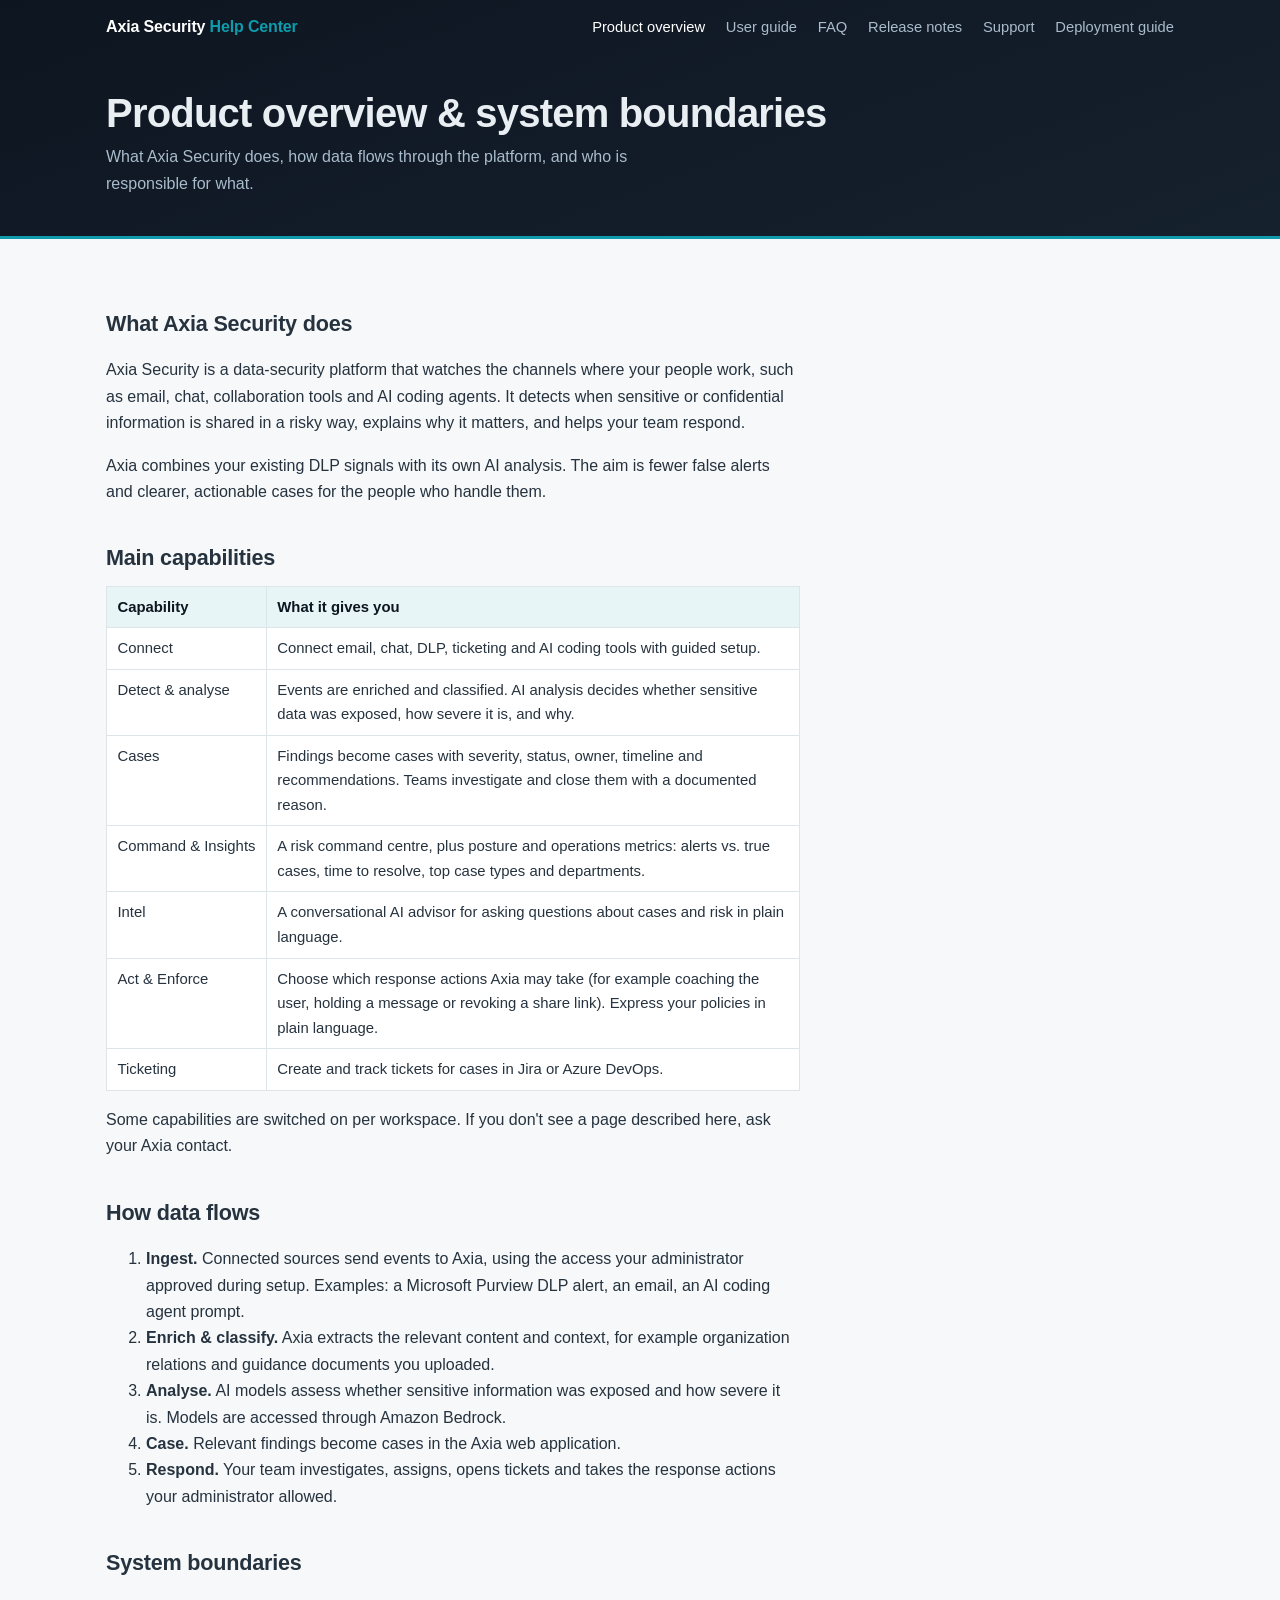
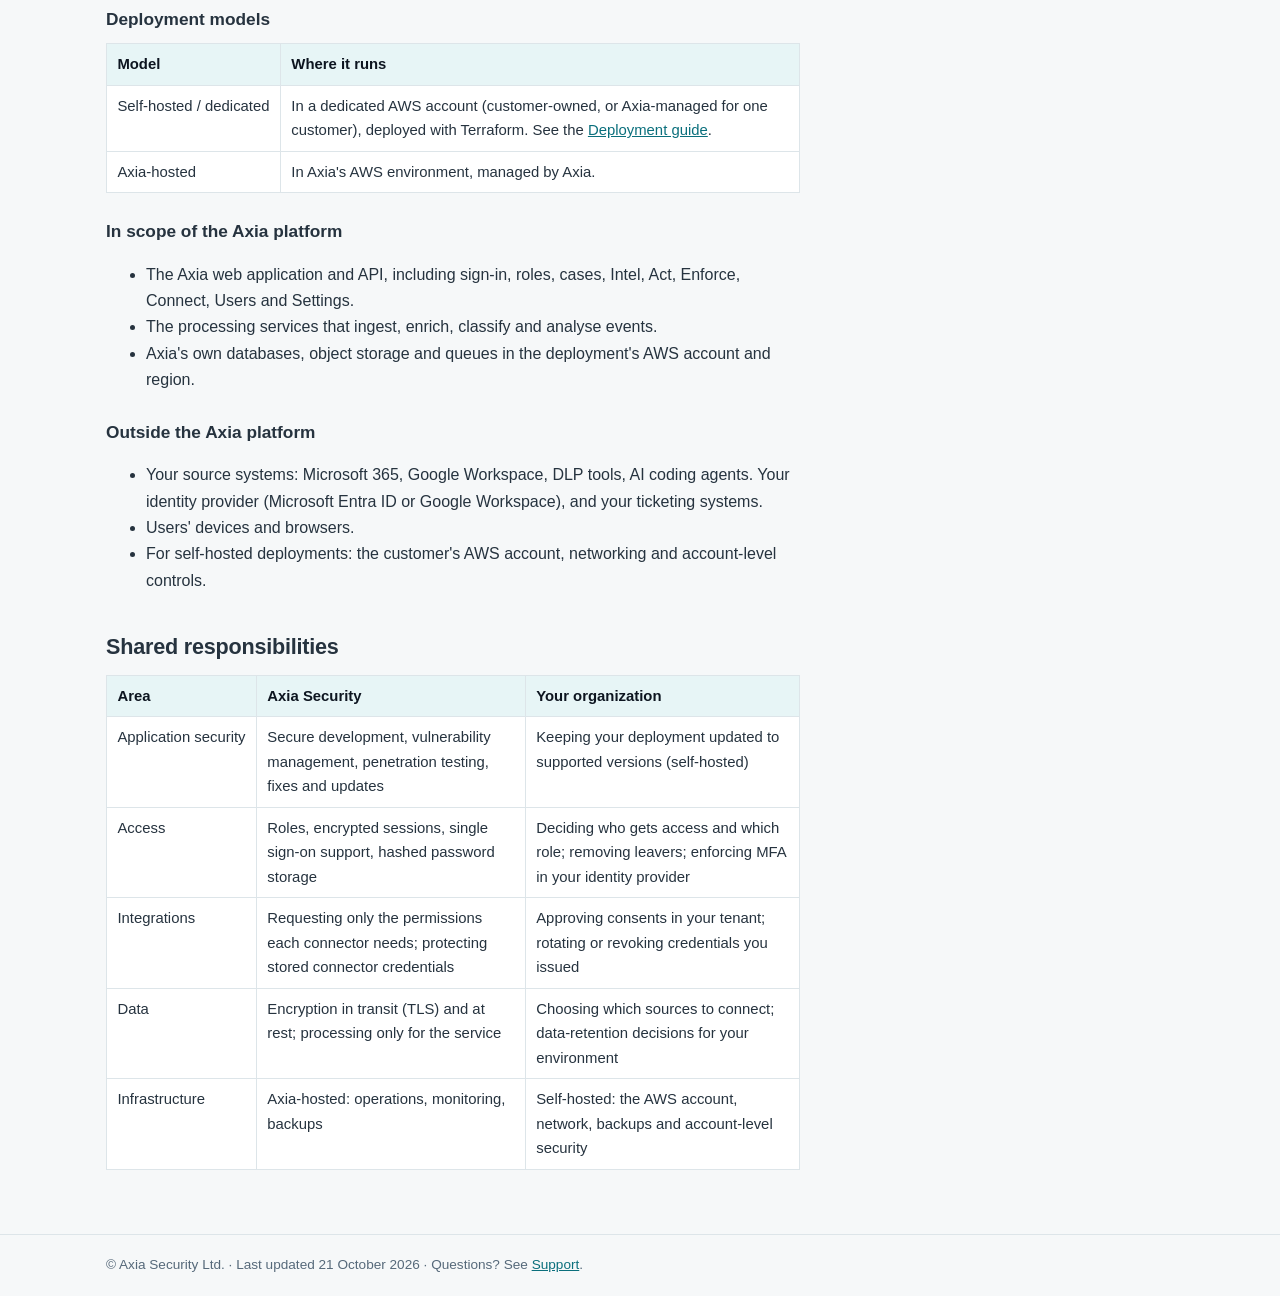
<file: docs/product-overview.html>
<!DOCTYPE html>
<html lang="en"><head><meta charset="UTF-8"><meta name="viewport" content="width=device-width, initial-scale=1.0">
<title>Product overview & system boundaries — Axia Security Help Center</title><meta name="description" content="What Axia Security does, how data flows through the platform, and who is responsible for what.">
<link rel="stylesheet" href="assets/help.css"></head>
<body><header class="top"><div class="bar"><a class="brand" href="index.html">Axia Security <span>Help Center</span></a><nav><a href="product-overview.html" class=on>Product overview</a><a href="user-guide.html">User guide</a><a href="faq.html">FAQ</a><a href="release-notes.html">Release notes</a><a href="support.html">Support</a><a href="deployment-guide.html">Deployment guide</a></nav></div>
<div class="hero"><h1>Product overview & system boundaries</h1><p>What Axia Security does, how data flows through the platform, and who is responsible for what.</p></div></header>
<main><div class="doc">
<h2>What Axia Security does</h2>
<p>Axia Security is a data-security platform that watches the channels where your people work, such as email, chat, collaboration tools and AI coding agents. It detects when sensitive or confidential information is shared in a risky way, explains why it matters, and helps your team respond.</p>
<p>Axia combines your existing DLP signals with its own AI analysis. The aim is fewer false alerts and clearer, actionable cases for the people who handle them.</p>

<h2>Main capabilities</h2>
<table><tr><th>Capability</th><th>What it gives you</th></tr>
<tr><td>Connect</td><td>Connect email, chat, DLP, ticketing and AI coding tools with guided setup.</td></tr>
<tr><td>Detect &amp; analyse</td><td>Events are enriched and classified. AI analysis decides whether sensitive data was exposed, how severe it is, and why.</td></tr>
<tr><td>Cases</td><td>Findings become cases with severity, status, owner, timeline and recommendations. Teams investigate and close them with a documented reason.</td></tr>
<tr><td>Command &amp; Insights</td><td>A risk command centre, plus posture and operations metrics: alerts vs. true cases, time to resolve, top case types and departments.</td></tr>
<tr><td>Intel</td><td>A conversational AI advisor for asking questions about cases and risk in plain language.</td></tr>
<tr><td>Act &amp; Enforce</td><td>Choose which response actions Axia may take (for example coaching the user, holding a message or revoking a share link). Express your policies in plain language.</td></tr>
<tr><td>Ticketing</td><td>Create and track tickets for cases in Jira or Azure DevOps.</td></tr>
</table>
<p>Some capabilities are switched on per workspace. If you don't see a page described here, ask your Axia contact.</p>

<h2>How data flows</h2>
<ol>
<li><b>Ingest.</b> Connected sources send events to Axia, using the access your administrator approved during setup. Examples: a Microsoft Purview DLP alert, an email, an AI coding agent prompt.</li>
<li><b>Enrich &amp; classify.</b> Axia extracts the relevant content and context, for example organization relations and guidance documents you uploaded.</li>
<li><b>Analyse.</b> AI models assess whether sensitive information was exposed and how severe it is. Models are accessed through Amazon Bedrock.</li>
<li><b>Case.</b> Relevant findings become cases in the Axia web application.</li>
<li><b>Respond.</b> Your team investigates, assigns, opens tickets and takes the response actions your administrator allowed.</li>
</ol>

<h2>System boundaries</h2>
<h3>Deployment models</h3>
<table><tr><th>Model</th><th>Where it runs</th></tr>
<tr><td>Self-hosted / dedicated</td><td>In a dedicated AWS account (customer-owned, or Axia-managed for one customer), deployed with Terraform. See the <a href="deployment-guide.html">Deployment guide</a>.</td></tr>
<tr><td>Axia-hosted</td><td>In Axia's AWS environment, managed by Axia.</td></tr>
</table>
<h3>In scope of the Axia platform</h3>
<ul>
<li>The Axia web application and API, including sign-in, roles, cases, Intel, Act, Enforce, Connect, Users and Settings.</li>
<li>The processing services that ingest, enrich, classify and analyse events.</li>
<li>Axia's own databases, object storage and queues in the deployment's AWS account and region.</li>
</ul>
<h3>Outside the Axia platform</h3>
<ul>
<li>Your source systems: Microsoft 365, Google Workspace, DLP tools, AI coding agents. Your identity provider (Microsoft Entra ID or Google Workspace), and your ticketing systems.</li>
<li>Users' devices and browsers.</li>
<li>For self-hosted deployments: the customer's AWS account, networking and account-level controls.</li>
</ul>

<h2>Shared responsibilities</h2>
<table><tr><th>Area</th><th>Axia Security</th><th>Your organization</th></tr>
<tr><td>Application security</td><td>Secure development, vulnerability management, penetration testing, fixes and updates</td><td>Keeping your deployment updated to supported versions (self-hosted)</td></tr>
<tr><td>Access</td><td>Roles, encrypted sessions, single sign-on support, hashed password storage</td><td>Deciding who gets access and which role; removing leavers; enforcing MFA in your identity provider</td></tr>
<tr><td>Integrations</td><td>Requesting only the permissions each connector needs; protecting stored connector credentials</td><td>Approving consents in your tenant; rotating or revoking credentials you issued</td></tr>
<tr><td>Data</td><td>Encryption in transit (TLS) and at rest; processing only for the service</td><td>Choosing which sources to connect; data-retention decisions for your environment</td></tr>
<tr><td>Infrastructure</td><td>Axia-hosted: operations, monitoring, backups</td><td>Self-hosted: the AWS account, network, backups and account-level security</td></tr>
</table>
</div></main>
<footer><div class="bar">© Axia Security Ltd. · Last updated 21 October 2026 · Questions? See <a href="support.html">Support</a>.</div></footer></body></html>
</file>
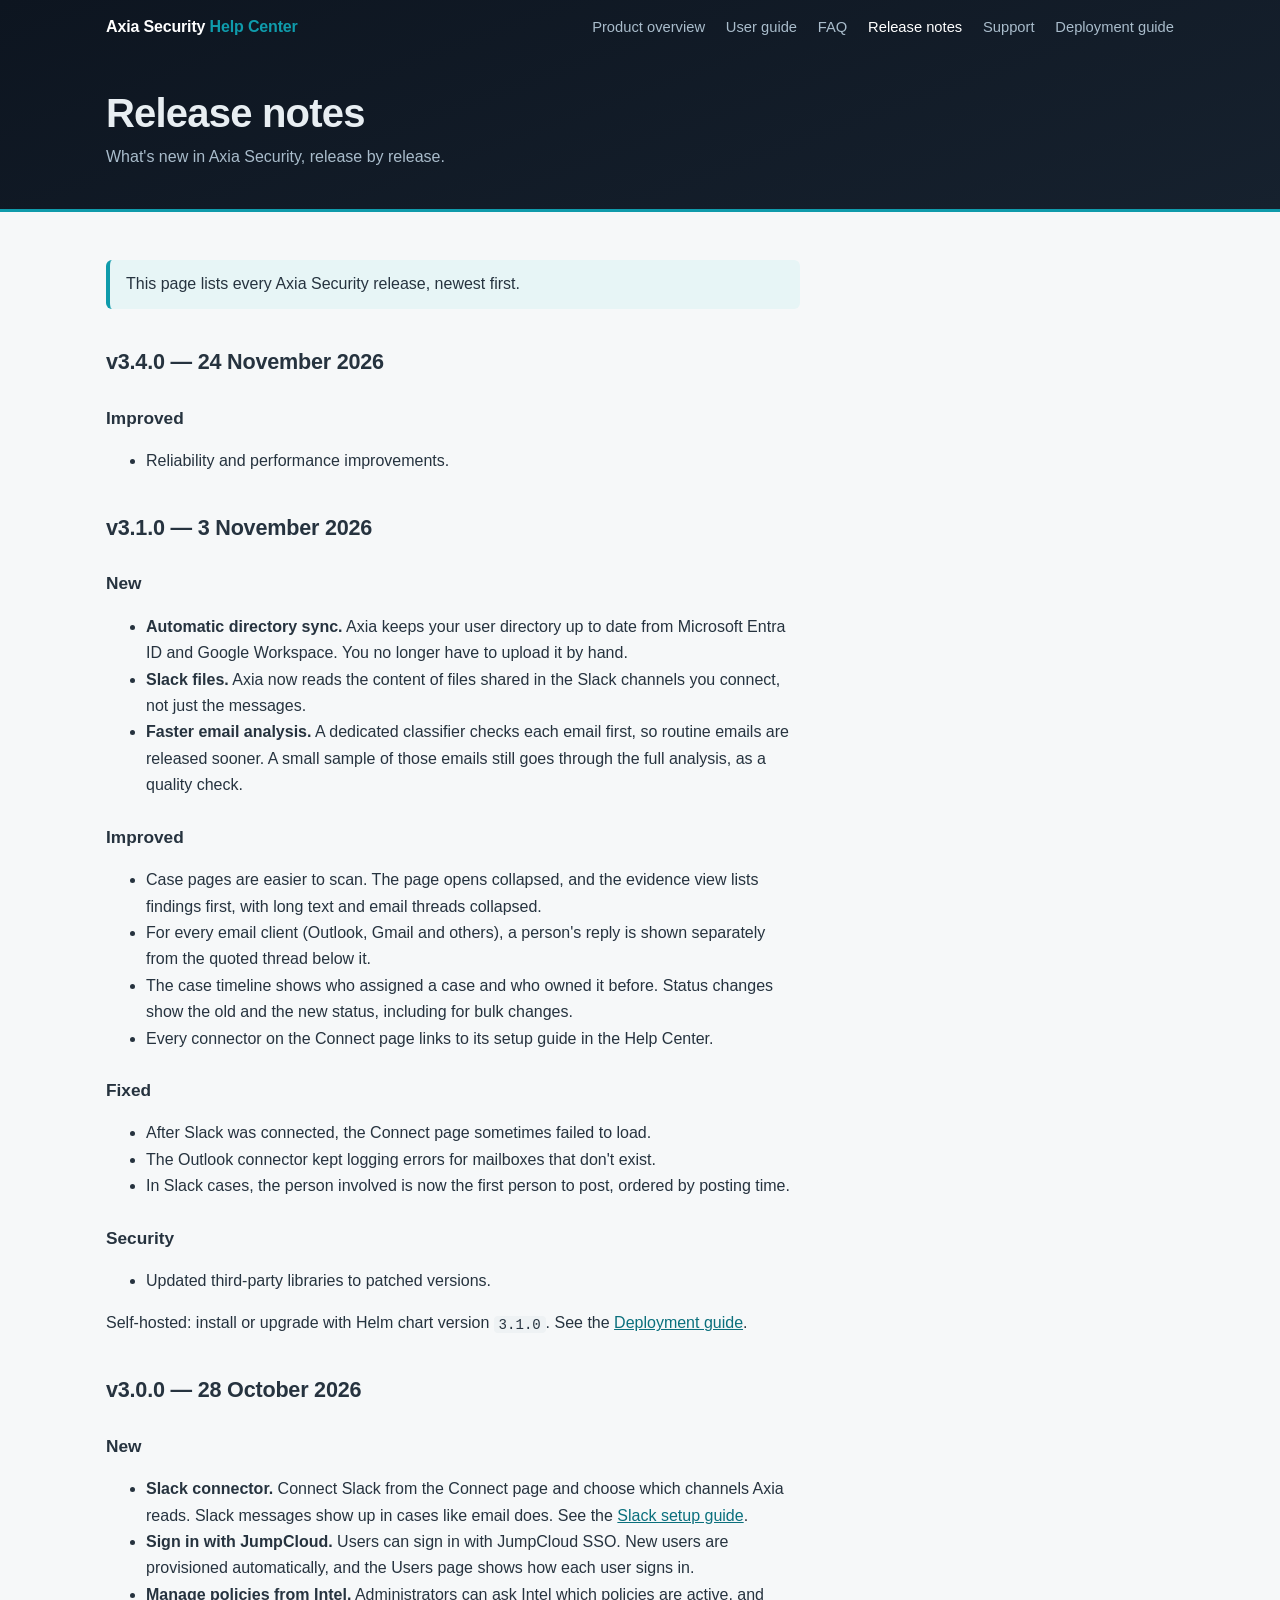
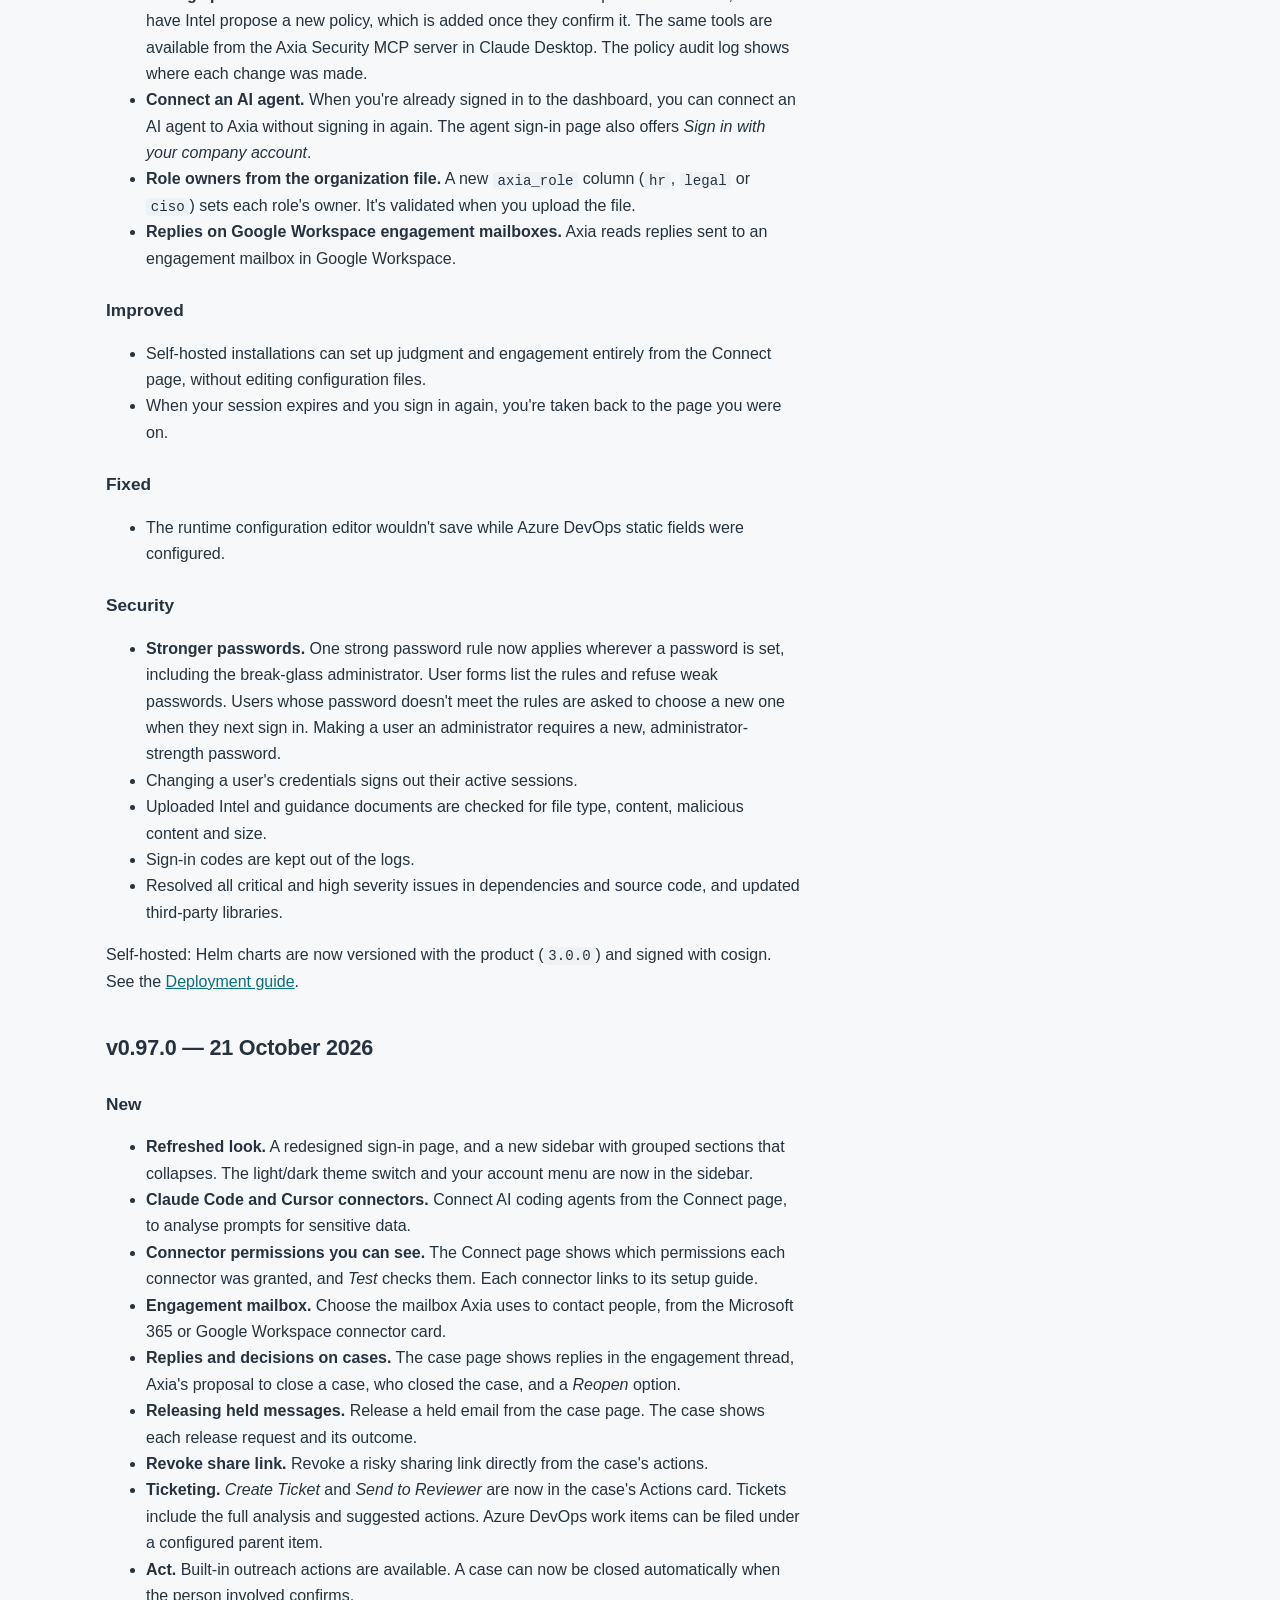
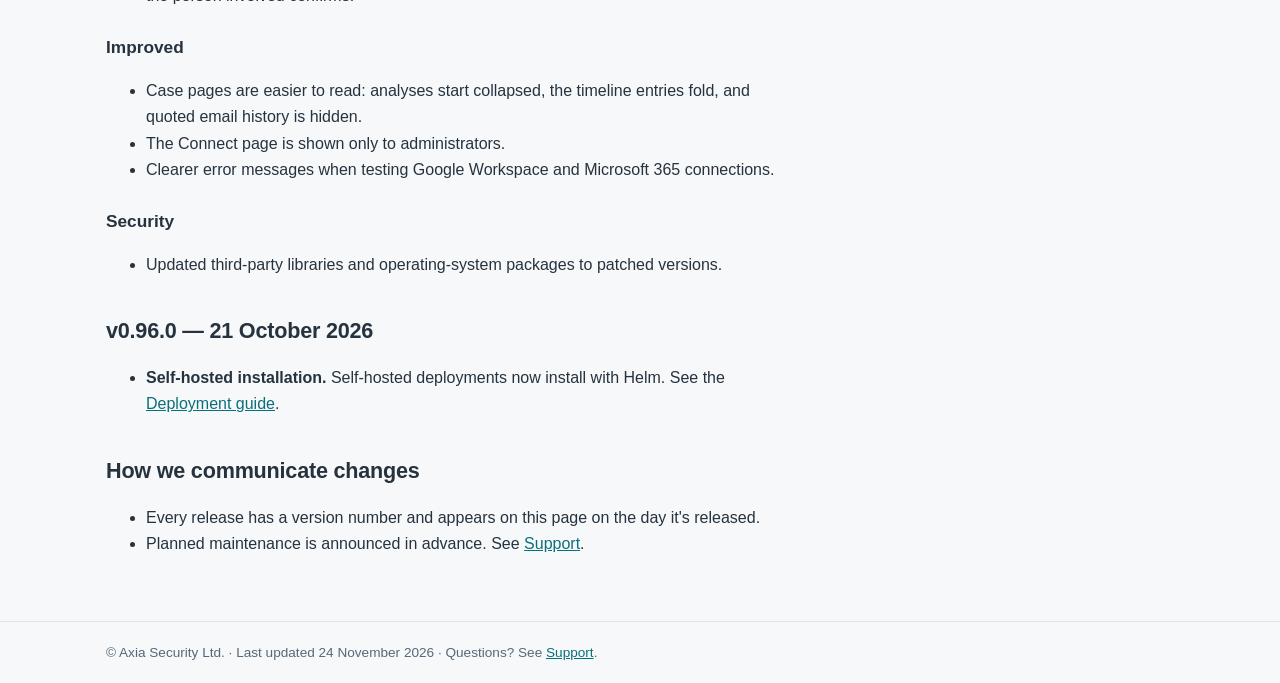
<file: docs/release-notes.html>
<!DOCTYPE html>
<html lang="en"><head><meta charset="UTF-8"><meta name="viewport" content="width=device-width, initial-scale=1.0">
<title>Release notes — Axia Security Help Center</title><meta name="description" content="What's new in Axia Security, release by release.">
<link rel="stylesheet" href="assets/help.css"></head>
<body><header class="top"><div class="bar"><a class="brand" href="index.html">Axia Security <span>Help Center</span></a><nav><a href="product-overview.html">Product overview</a><a href="user-guide.html">User guide</a><a href="faq.html">FAQ</a><a href="release-notes.html" class=on>Release notes</a><a href="support.html">Support</a><a href="deployment-guide.html">Deployment guide</a></nav></div>
<div class="hero"><h1>Release notes</h1><p>What's new in Axia Security, release by release.</p></div></header>
<main><div class="doc">
<div class="note">This page lists every Axia Security release, newest first.</div>

<h2>v3.4.0 — 24 November 2026</h2>
<!-- DRAFT from the release automation. Replace with customer-facing notes (New / Improved / Fixed),
     written from the internal release notes page. Never paste Jira titles: this site is public. -->
<h3>Improved</h3>
<ul><li>Reliability and performance improvements.</li></ul>

<h2>v3.1.0 — 3 November 2026</h2>
<h3>New</h3>
<ul>
<li><b>Automatic directory sync.</b> Axia keeps your user directory up to date from Microsoft Entra ID and Google Workspace. You no longer have to upload it by hand.</li>
<li><b>Slack files.</b> Axia now reads the content of files shared in the Slack channels you connect, not just the messages.</li>
<li><b>Faster email analysis.</b> A dedicated classifier checks each email first, so routine emails are released sooner. A small sample of those emails still goes through the full analysis, as a quality check.</li>
</ul>
<h3>Improved</h3>
<ul>
<li>Case pages are easier to scan. The page opens collapsed, and the evidence view lists findings first, with long text and email threads collapsed.</li>
<li>For every email client (Outlook, Gmail and others), a person's reply is shown separately from the quoted thread below it.</li>
<li>The case timeline shows who assigned a case and who owned it before. Status changes show the old and the new status, including for bulk changes.</li>
<li>Every connector on the Connect page links to its setup guide in the Help Center.</li>
</ul>
<h3>Fixed</h3>
<ul>
<li>After Slack was connected, the Connect page sometimes failed to load.</li>
<li>The Outlook connector kept logging errors for mailboxes that don't exist.</li>
<li>In Slack cases, the person involved is now the first person to post, ordered by posting time.</li>
</ul>
<h3>Security</h3>
<ul><li>Updated third-party libraries to patched versions.</li></ul>
<p>Self-hosted: install or upgrade with Helm chart version <code>3.1.0</code>. See the <a href="deployment-guide.html">Deployment guide</a>.</p>

<h2>v3.0.0 — 28 October 2026</h2>
<h3>New</h3>
<ul>
<li><b>Slack connector.</b> Connect Slack from the Connect page and choose which channels Axia reads. Slack messages show up in cases like email does. See the <a href="slack-setup-guide.html">Slack setup guide</a>.</li>
<li><b>Sign in with JumpCloud.</b> Users can sign in with JumpCloud SSO. New users are provisioned automatically, and the Users page shows how each user signs in.</li>
<li><b>Manage policies from Intel.</b> Administrators can ask Intel which policies are active, and have Intel propose a new policy, which is added once they confirm it. The same tools are available from the Axia Security MCP server in Claude Desktop. The policy audit log shows where each change was made.</li>
<li><b>Connect an AI agent.</b> When you're already signed in to the dashboard, you can connect an AI agent to Axia without signing in again. The agent sign-in page also offers <i>Sign in with your company account</i>.</li>
<li><b>Role owners from the organization file.</b> A new <code>axia_role</code> column (<code>hr</code>, <code>legal</code> or <code>ciso</code>) sets each role's owner. It's validated when you upload the file.</li>
<li><b>Replies on Google Workspace engagement mailboxes.</b> Axia reads replies sent to an engagement mailbox in Google Workspace.</li>
</ul>
<h3>Improved</h3>
<ul>
<li>Self-hosted installations can set up judgment and engagement entirely from the Connect page, without editing configuration files.</li>
<li>When your session expires and you sign in again, you're taken back to the page you were on.</li>
</ul>
<h3>Fixed</h3>
<ul><li>The runtime configuration editor wouldn't save while Azure DevOps static fields were configured.</li></ul>
<h3>Security</h3>
<ul>
<li><b>Stronger passwords.</b> One strong password rule now applies wherever a password is set, including the break-glass administrator. User forms list the rules and refuse weak passwords. Users whose password doesn't meet the rules are asked to choose a new one when they next sign in. Making a user an administrator requires a new, administrator-strength password.</li>
<li>Changing a user's credentials signs out their active sessions.</li>
<li>Uploaded Intel and guidance documents are checked for file type, content, malicious content and size.</li>
<li>Sign-in codes are kept out of the logs.</li>
<li>Resolved all critical and high severity issues in dependencies and source code, and updated third-party libraries.</li>
</ul>
<p>Self-hosted: Helm charts are now versioned with the product (<code>3.0.0</code>) and signed with cosign. See the <a href="deployment-guide.html">Deployment guide</a>.</p>

<h2>v0.97.0 — 21 October 2026</h2>
<h3>New</h3>
<ul>
<li><b>Refreshed look.</b> A redesigned sign-in page, and a new sidebar with grouped sections that collapses. The light/dark theme switch and your account menu are now in the sidebar.</li>
<li><b>Claude Code and Cursor connectors.</b> Connect AI coding agents from the Connect page, to analyse prompts for sensitive data.</li>
<li><b>Connector permissions you can see.</b> The Connect page shows which permissions each connector was granted, and <i>Test</i> checks them. Each connector links to its setup guide.</li>
<li><b>Engagement mailbox.</b> Choose the mailbox Axia uses to contact people, from the Microsoft 365 or Google Workspace connector card.</li>
<li><b>Replies and decisions on cases.</b> The case page shows replies in the engagement thread, Axia's proposal to close a case, who closed the case, and a <i>Reopen</i> option.</li>
<li><b>Releasing held messages.</b> Release a held email from the case page. The case shows each release request and its outcome.</li>
<li><b>Revoke share link.</b> Revoke a risky sharing link directly from the case's actions.</li>
<li><b>Ticketing.</b> <i>Create Ticket</i> and <i>Send to Reviewer</i> are now in the case's Actions card. Tickets include the full analysis and suggested actions. Azure DevOps work items can be filed under a configured parent item.</li>
<li><b>Act.</b> Built-in outreach actions are available. A case can now be closed automatically when the person involved confirms.</li>
</ul>
<h3>Improved</h3>
<ul>
<li>Case pages are easier to read: analyses start collapsed, the timeline entries fold, and quoted email history is hidden.</li>
<li>The Connect page is shown only to administrators.</li>
<li>Clearer error messages when testing Google Workspace and Microsoft 365 connections.</li>
</ul>
<h3>Security</h3>
<ul><li>Updated third-party libraries and operating-system packages to patched versions.</li></ul>

<h2>v0.96.0 — 21 October 2026</h2>
<ul><li><b>Self-hosted installation.</b> Self-hosted deployments now install with Helm. See the <a href="deployment-guide.html">Deployment guide</a>.</li></ul>

<h2>How we communicate changes</h2>
<ul>
<li>Every release has a version number and appears on this page on the day it's released.</li>
<li>Planned maintenance is announced in advance. See <a href="support.html">Support</a>.</li>
</ul>
</div></main>
<footer><div class="bar">© Axia Security Ltd. · Last updated 24 November 2026 · Questions? See <a href="support.html">Support</a>.</div></footer></body></html>
</file>
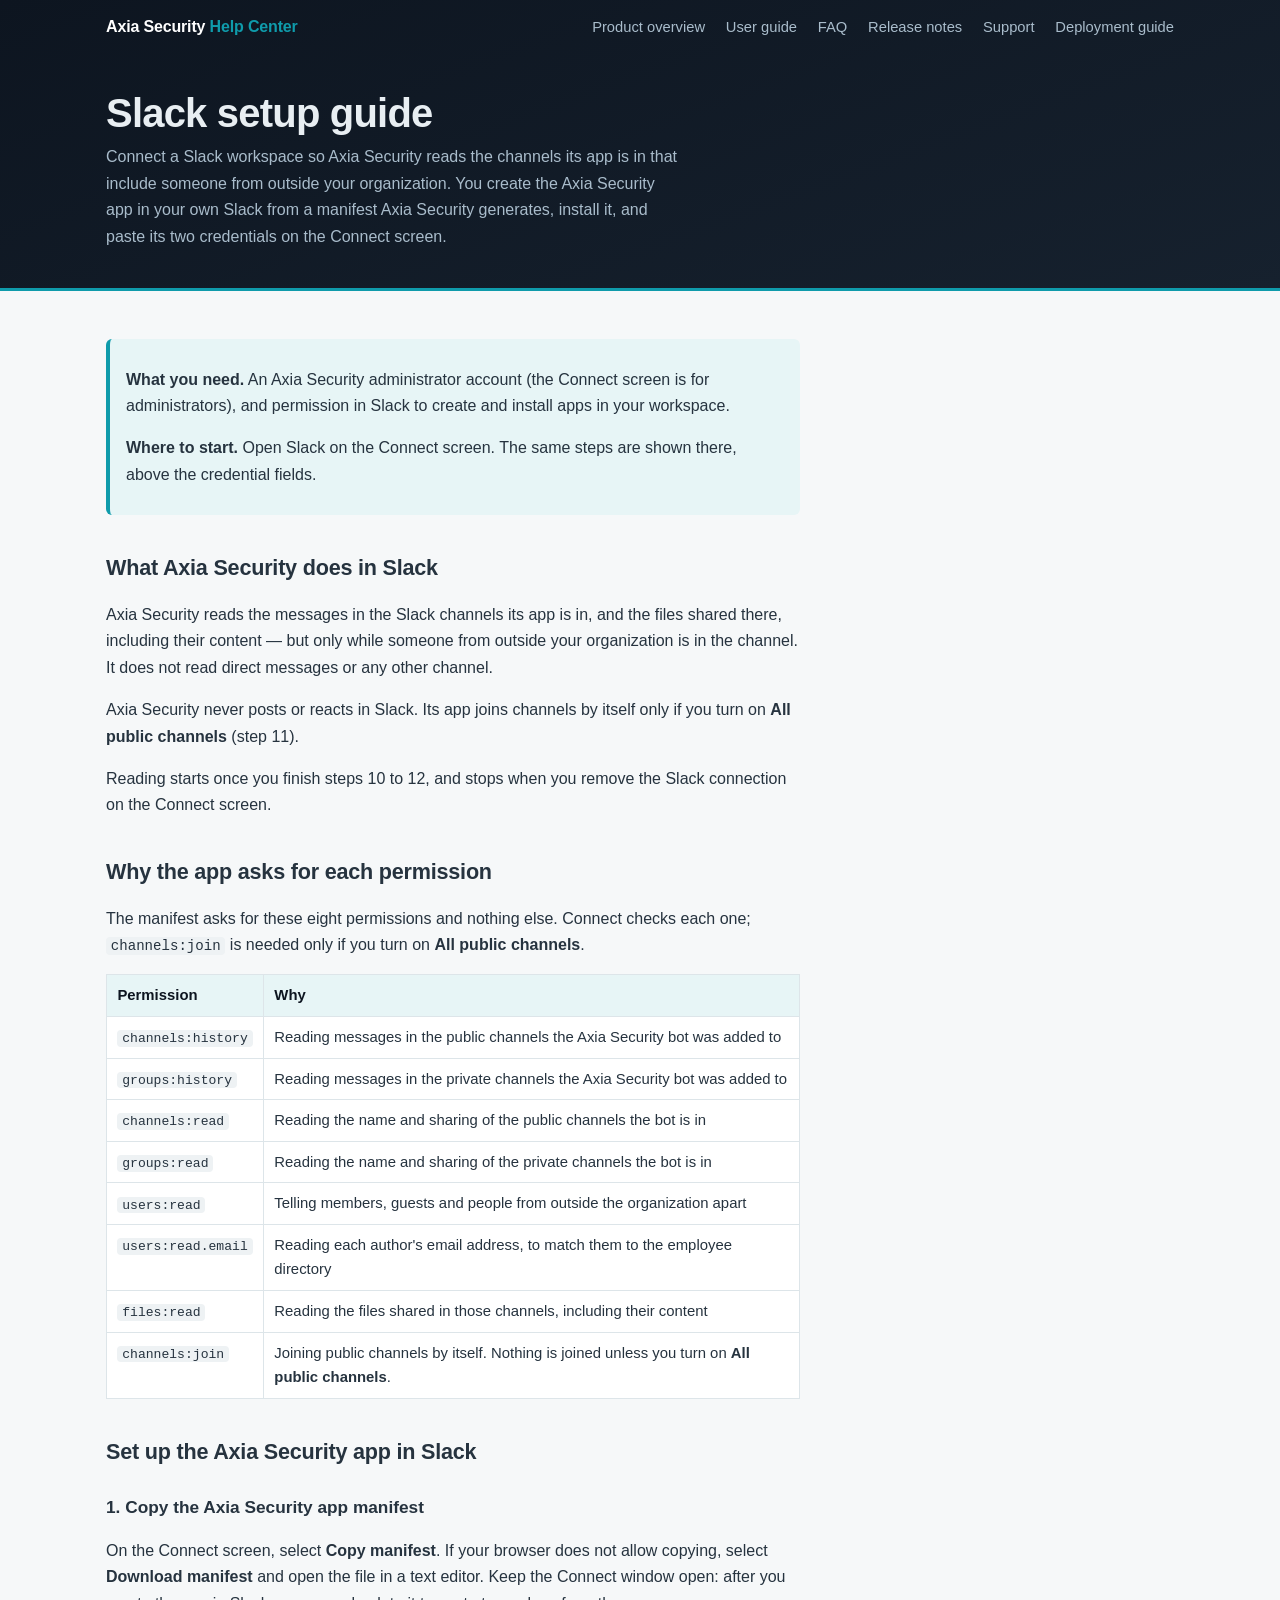
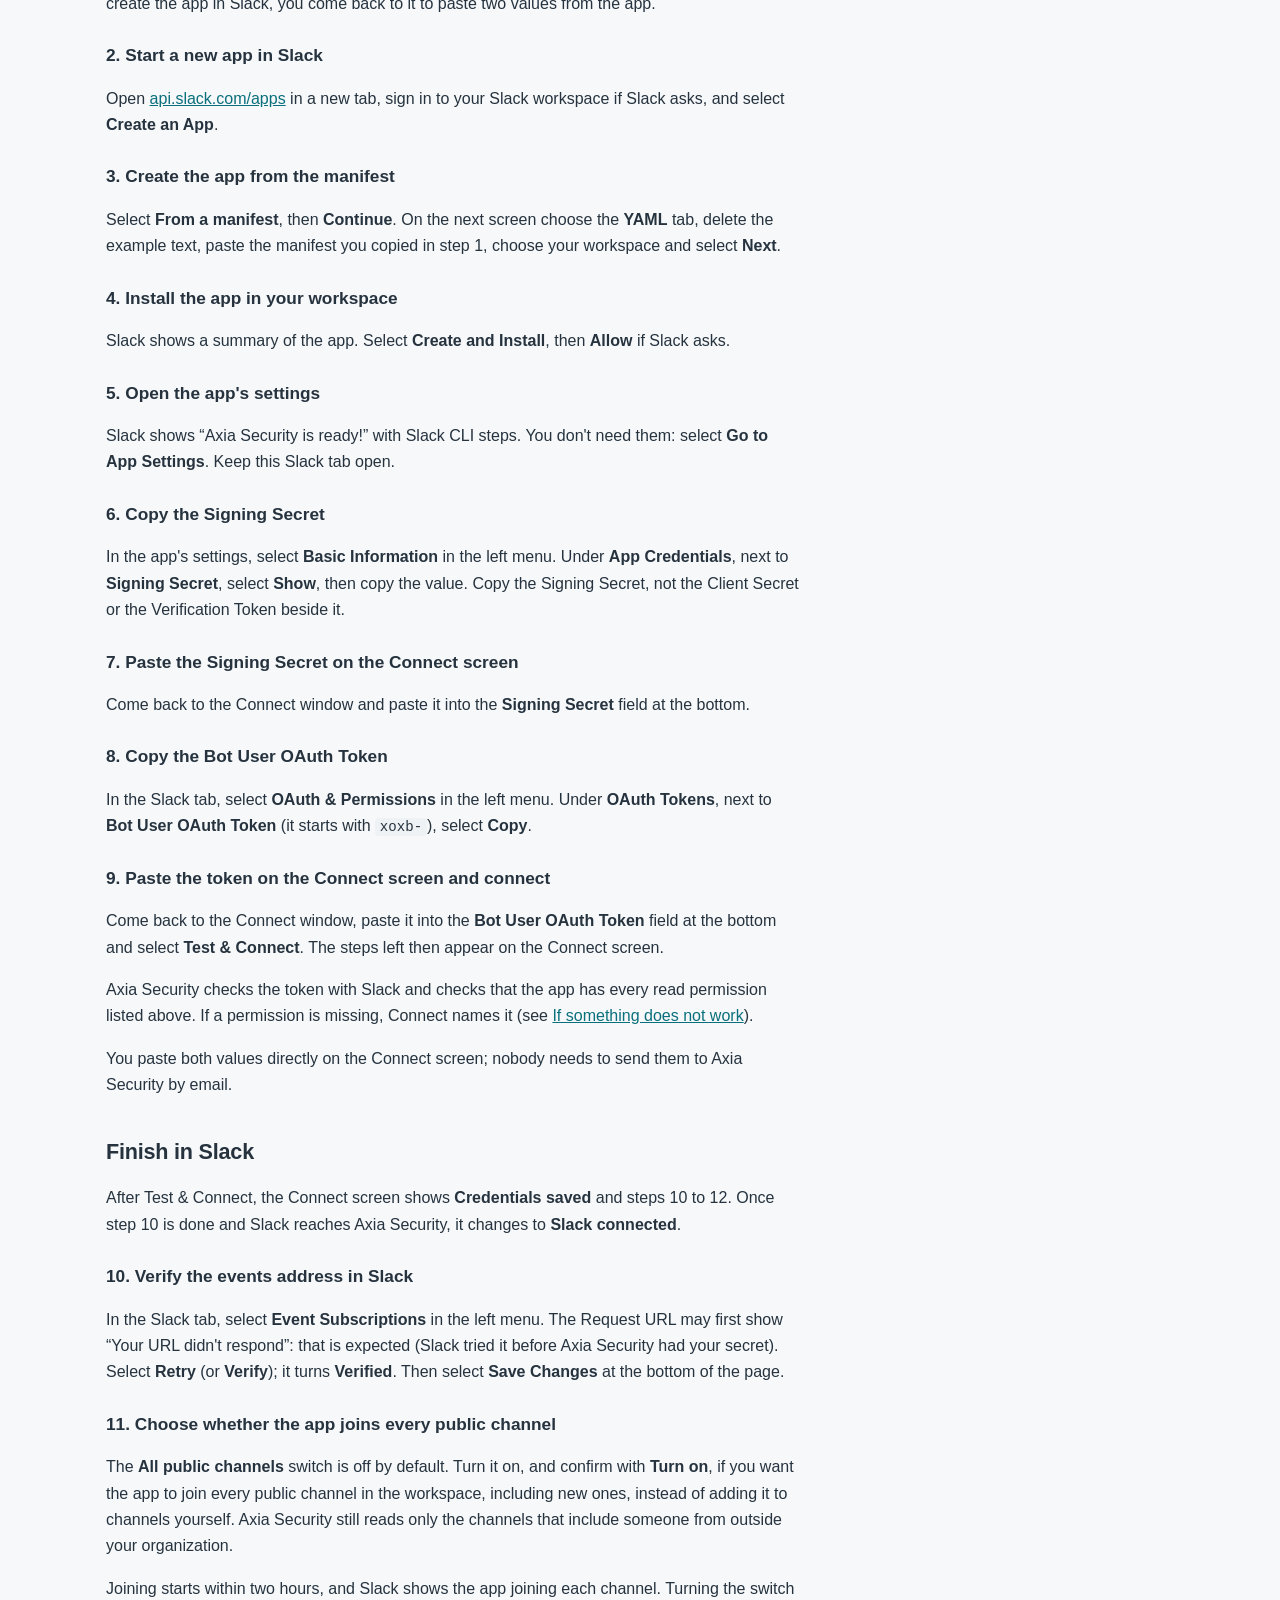
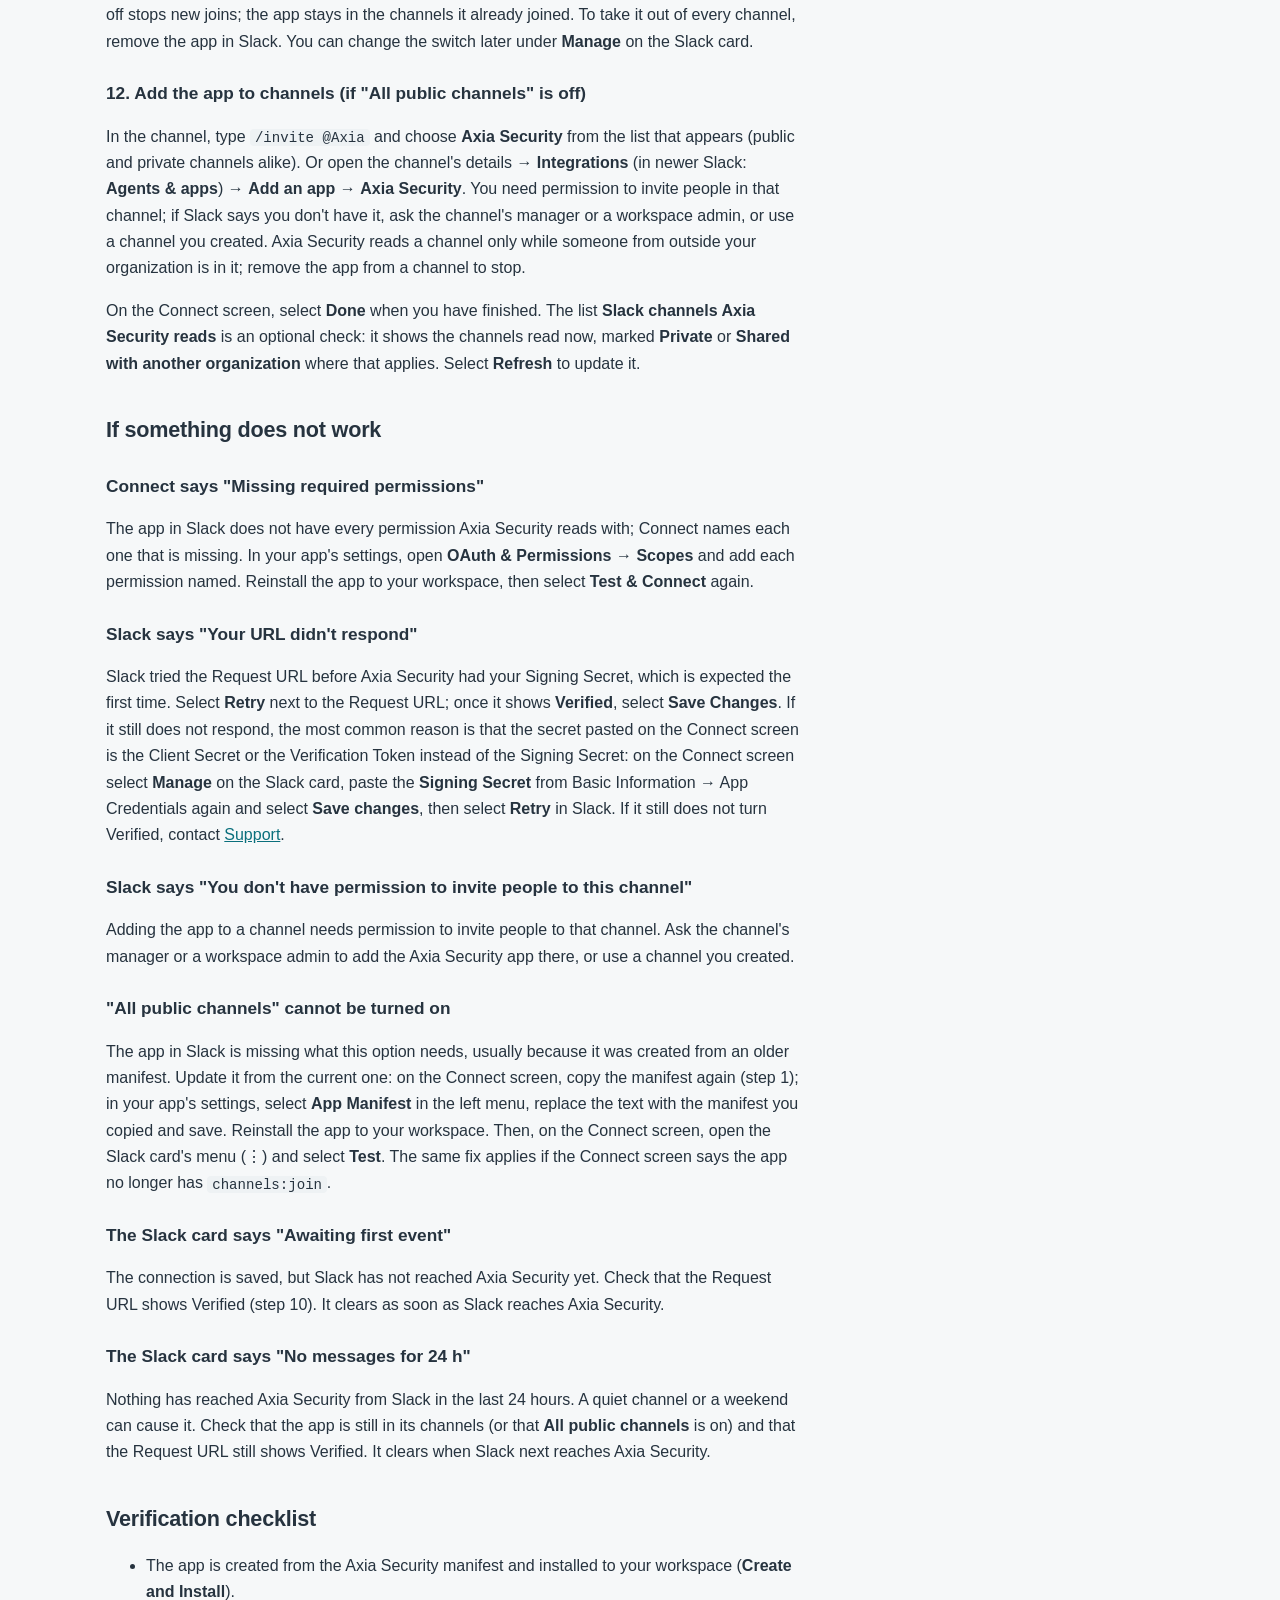
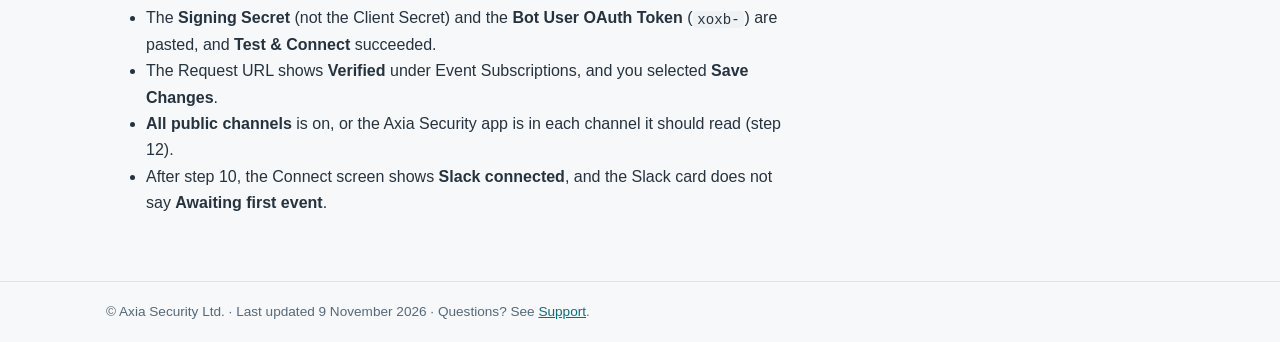
<file: docs/slack-setup-guide.html>
<!DOCTYPE html>
<html lang="en"><head><meta charset="UTF-8"><meta name="viewport" content="width=device-width, initial-scale=1.0">
<title>Slack setup guide — Axia Security Help Center</title><meta name="description" content="Connect a Slack workspace so Axia Security reads the channels its app is in that include someone from outside your organization.">
<link rel="stylesheet" href="assets/help.css"></head>
<body><header class="top"><div class="bar"><a class="brand" href="index.html">Axia Security <span>Help Center</span></a><nav><a href="product-overview.html">Product overview</a><a href="user-guide.html">User guide</a><a href="faq.html">FAQ</a><a href="release-notes.html">Release notes</a><a href="support.html">Support</a><a href="deployment-guide.html">Deployment guide</a></nav></div>
<div class="hero"><h1>Slack setup guide</h1><p>Connect a Slack workspace so Axia Security reads the channels its app is in that include someone from outside your organization. You create the Axia Security app in your own Slack from a manifest Axia Security generates, install it, and paste its two credentials on the Connect screen.</p></div></header>
<main><div class="doc">

<div class="note"><p><b>What you need.</b> An Axia Security administrator account (the Connect screen is for administrators), and permission in Slack to create and install apps in your workspace.</p>
<p><b>Where to start.</b> Open Slack on the Connect screen. The same steps are shown there, above the credential fields.</p></div>

<h2 id="what-axia-does">What Axia Security does in Slack</h2>
<p>Axia Security reads the messages in the Slack channels its app is in, and the files shared there, including their content — but only while someone from outside your organization is in the channel. It does not read direct messages or any other channel.</p>
<p>Axia Security never posts or reacts in Slack. Its app joins channels by itself only if you turn on <b>All public channels</b> (step 11).</p>
<p>Reading starts once you finish steps 10 to 12, and stops when you remove the Slack connection on the Connect screen.</p>

<h2 id="permissions">Why the app asks for each permission</h2>
<p>The manifest asks for these eight permissions and nothing else. Connect checks each one; <code>channels:join</code> is needed only if you turn on <b>All public channels</b>.</p>
<table>
<tr><th>Permission</th><th>Why</th></tr>
<tr><td><code>channels:history</code></td><td>Reading messages in the public channels the Axia Security bot was added to</td></tr>
<tr><td><code>groups:history</code></td><td>Reading messages in the private channels the Axia Security bot was added to</td></tr>
<tr><td><code>channels:read</code></td><td>Reading the name and sharing of the public channels the bot is in</td></tr>
<tr><td><code>groups:read</code></td><td>Reading the name and sharing of the private channels the bot is in</td></tr>
<tr><td><code>users:read</code></td><td>Telling members, guests and people from outside the organization apart</td></tr>
<tr><td><code>users:read.email</code></td><td>Reading each author's email address, to match them to the employee directory</td></tr>
<tr><td><code>files:read</code></td><td>Reading the files shared in those channels, including their content</td></tr>
<tr><td><code>channels:join</code></td><td>Joining public channels by itself. Nothing is joined unless you turn on <b>All public channels</b>.</td></tr>
</table>

<h2 id="set-up">Set up the Axia Security app in Slack</h2>

<h3>1. Copy the Axia Security app manifest</h3>
<p>On the Connect screen, select <b>Copy manifest</b>. If your browser does not allow copying, select <b>Download manifest</b> and open the file in a text editor. Keep the Connect window open: after you create the app in Slack, you come back to it to paste two values from the app.</p>

<h3>2. Start a new app in Slack</h3>
<p>Open <a href="https://api.slack.com/apps" target="_blank" rel="noopener noreferrer">api.slack.com/apps</a> in a new tab, sign in to your Slack workspace if Slack asks, and select <b>Create an App</b>.</p>

<h3>3. Create the app from the manifest</h3>
<p>Select <b>From a manifest</b>, then <b>Continue</b>. On the next screen choose the <b>YAML</b> tab, delete the example text, paste the manifest you copied in step 1, choose your workspace and select <b>Next</b>.</p>

<h3>4. Install the app in your workspace</h3>
<p>Slack shows a summary of the app. Select <b>Create and Install</b>, then <b>Allow</b> if Slack asks.</p>

<h3>5. Open the app's settings</h3>
<p>Slack shows “Axia Security is ready!” with Slack CLI steps. You don't need them: select <b>Go to App Settings</b>. Keep this Slack tab open.</p>

<h3>6. Copy the Signing Secret</h3>
<p>In the app's settings, select <b>Basic Information</b> in the left menu. Under <b>App Credentials</b>, next to <b>Signing Secret</b>, select <b>Show</b>, then copy the value. Copy the Signing Secret, not the Client Secret or the Verification Token beside it.</p>

<h3>7. Paste the Signing Secret on the Connect screen</h3>
<p>Come back to the Connect window and paste it into the <b>Signing Secret</b> field at the bottom.</p>

<h3>8. Copy the Bot User OAuth Token</h3>
<p>In the Slack tab, select <b>OAuth &amp; Permissions</b> in the left menu. Under <b>OAuth Tokens</b>, next to <b>Bot User OAuth Token</b> (it starts with <code>xoxb-</code>), select <b>Copy</b>.</p>

<h3>9. Paste the token on the Connect screen and connect</h3>
<p>Come back to the Connect window, paste it into the <b>Bot User OAuth Token</b> field at the bottom and select <b>Test &amp; Connect</b>. The steps left then appear on the Connect screen.</p>
<p>Axia Security checks the token with Slack and checks that the app has every read permission listed above. If a permission is missing, Connect names it (see <a href="#troubleshooting">If something does not work</a>).</p>
<p>You paste both values directly on the Connect screen; nobody needs to send them to Axia Security by email.</p>

<h2 id="finish">Finish in Slack</h2>
<p>After Test &amp; Connect, the Connect screen shows <b>Credentials saved</b> and steps 10 to 12. Once step 10 is done and Slack reaches Axia Security, it changes to <b>Slack connected</b>.</p>

<h3>10. Verify the events address in Slack</h3>
<p>In the Slack tab, select <b>Event Subscriptions</b> in the left menu. The Request URL may first show “Your URL didn't respond”: that is expected (Slack tried it before Axia Security had your secret). Select <b>Retry</b> (or <b>Verify</b>); it turns <b>Verified</b>. Then select <b>Save Changes</b> at the bottom of the page.</p>

<h3>11. Choose whether the app joins every public channel</h3>
<p>The <b>All public channels</b> switch is off by default. Turn it on, and confirm with <b>Turn on</b>, if you want the app to join every public channel in the workspace, including new ones, instead of adding it to channels yourself. Axia Security still reads only the channels that include someone from outside your organization.</p>
<p>Joining starts within two hours, and Slack shows the app joining each channel. Turning the switch off stops new joins; the app stays in the channels it already joined. To take it out of every channel, remove the app in Slack. You can change the switch later under <b>Manage</b> on the Slack card.</p>

<h3>12. Add the app to channels (if "All public channels" is off)</h3>
<p>In the channel, type <code>/invite @Axia</code> and choose <b>Axia Security</b> from the list that appears (public and private channels alike). Or open the channel's details → <b>Integrations</b> (in newer Slack: <b>Agents &amp; apps</b>) → <b>Add an app</b> → <b>Axia Security</b>. You need permission to invite people in that channel; if Slack says you don't have it, ask the channel's manager or a workspace admin, or use a channel you created. Axia Security reads a channel only while someone from outside your organization is in it; remove the app from a channel to stop.</p>
<p>On the Connect screen, select <b>Done</b> when you have finished. The list <b>Slack channels Axia Security reads</b> is an optional check: it shows the channels read now, marked <b>Private</b> or <b>Shared with another organization</b> where that applies. Select <b>Refresh</b> to update it.</p>

<h2 id="troubleshooting">If something does not work</h2>

<h3>Connect says "Missing required permissions"</h3>
<p>The app in Slack does not have every permission Axia Security reads with; Connect names each one that is missing. In your app's settings, open <b>OAuth &amp; Permissions</b> → <b>Scopes</b> and add each permission named. Reinstall the app to your workspace, then select <b>Test &amp; Connect</b> again.</p>

<h3>Slack says "Your URL didn't respond"</h3>
<p>Slack tried the Request URL before Axia Security had your Signing Secret, which is expected the first time. Select <b>Retry</b> next to the Request URL; once it shows <b>Verified</b>, select <b>Save Changes</b>. If it still does not respond, the most common reason is that the secret pasted on the Connect screen is the Client Secret or the Verification Token instead of the Signing Secret: on the Connect screen select <b>Manage</b> on the Slack card, paste the <b>Signing Secret</b> from Basic Information → App Credentials again and select <b>Save changes</b>, then select <b>Retry</b> in Slack. If it still does not turn Verified, contact <a href="support.html">Support</a>.</p>

<h3>Slack says "You don't have permission to invite people to this channel"</h3>
<p>Adding the app to a channel needs permission to invite people to that channel. Ask the channel's manager or a workspace admin to add the Axia Security app there, or use a channel you created.</p>

<h3>"All public channels" cannot be turned on</h3>
<p>The app in Slack is missing what this option needs, usually because it was created from an older manifest. Update it from the current one: on the Connect screen, copy the manifest again (step 1); in your app's settings, select <b>App Manifest</b> in the left menu, replace the text with the manifest you copied and save. Reinstall the app to your workspace. Then, on the Connect screen, open the Slack card's menu (⋮) and select <b>Test</b>. The same fix applies if the Connect screen says the app no longer has <code>channels:join</code>.</p>

<h3>The Slack card says "Awaiting first event"</h3>
<p>The connection is saved, but Slack has not reached Axia Security yet. Check that the Request URL shows Verified (step 10). It clears as soon as Slack reaches Axia Security.</p>

<h3>The Slack card says "No messages for 24 h"</h3>
<p>Nothing has reached Axia Security from Slack in the last 24 hours. A quiet channel or a weekend can cause it. Check that the app is still in its channels (or that <b>All public channels</b> is on) and that the Request URL still shows Verified. It clears when Slack next reaches Axia Security.</p>

<h2 id="checklist">Verification checklist</h2>
<ul>
<li>The app is created from the Axia Security manifest and installed to your workspace (<b>Create and Install</b>).</li>
<li>The <b>Signing Secret</b> (not the Client Secret) and the <b>Bot User OAuth Token</b> (<code>xoxb-</code>) are pasted, and <b>Test &amp; Connect</b> succeeded.</li>
<li>The Request URL shows <b>Verified</b> under Event Subscriptions, and you selected <b>Save Changes</b>.</li>
<li><b>All public channels</b> is on, or the Axia Security app is in each channel it should read (step 12).</li>
<li>After step 10, the Connect screen shows <b>Slack connected</b>, and the Slack card does not say <b>Awaiting first event</b>.</li>
</ul>

</div></main>
<footer><div class="bar">© Axia Security Ltd. · Last updated 9 November 2026 · Questions? See <a href="support.html">Support</a>.</div></footer></body></html>
</file>
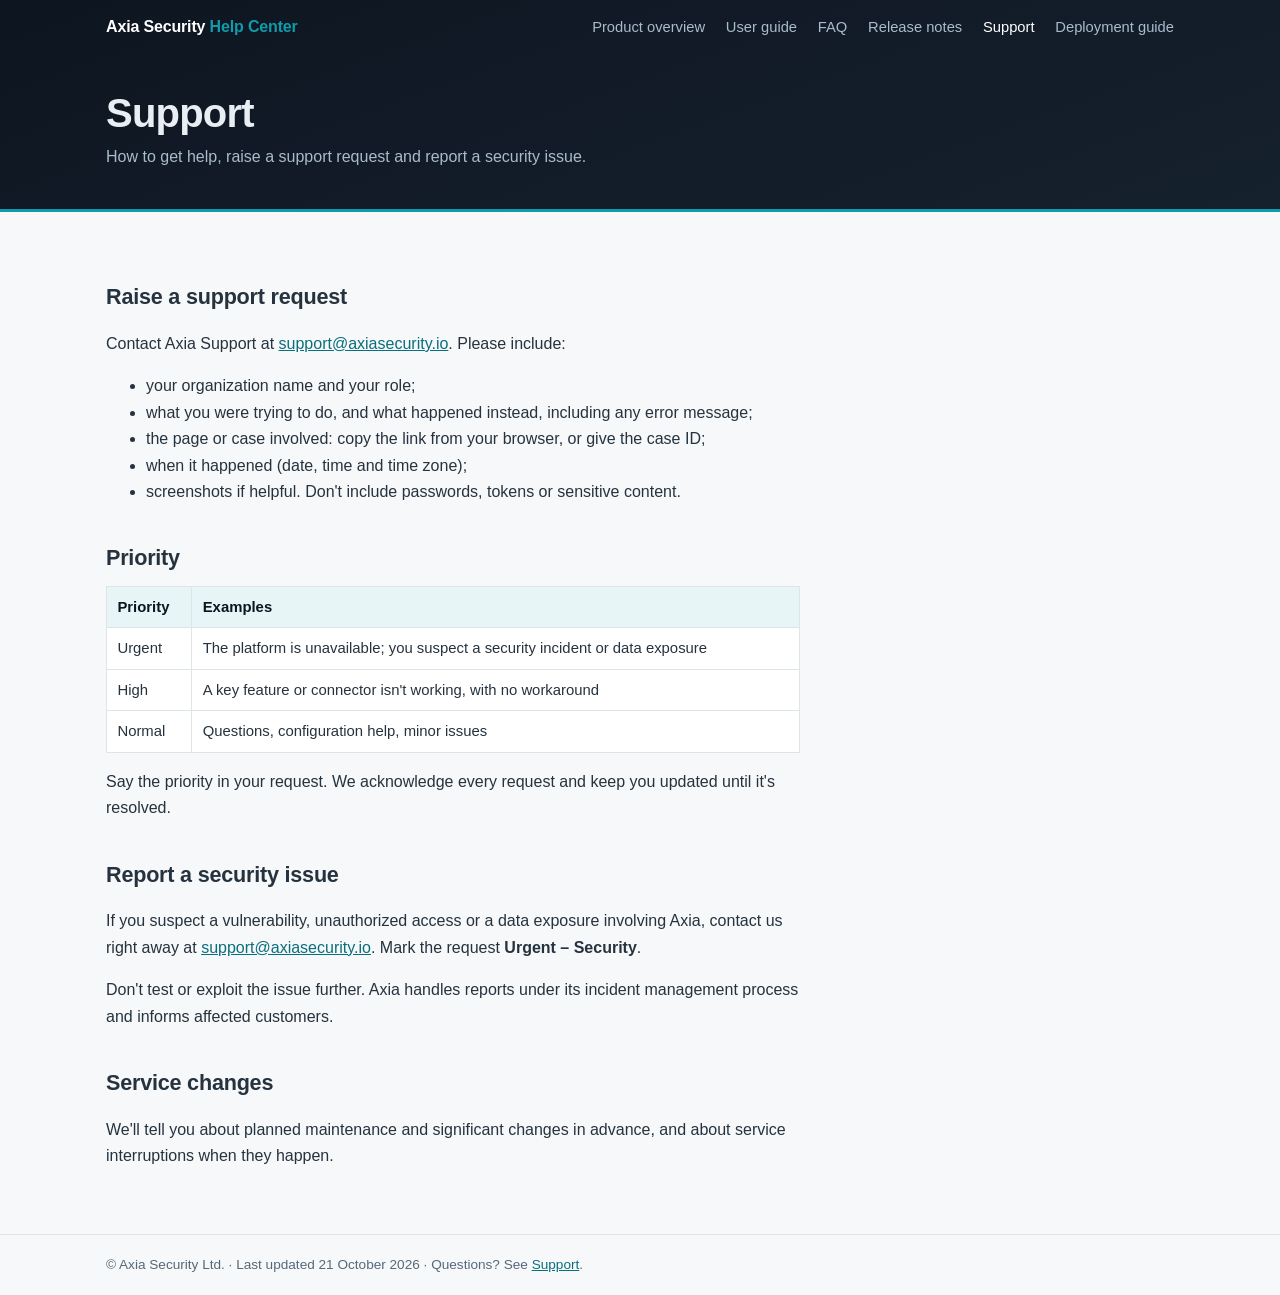
<file: docs/support.html>
<!DOCTYPE html>
<html lang="en"><head><meta charset="UTF-8"><meta name="viewport" content="width=device-width, initial-scale=1.0">
<title>Support — Axia Security Help Center</title><meta name="description" content="How to get help, raise a support request and report a security issue.">
<link rel="stylesheet" href="assets/help.css"></head>
<body><header class="top"><div class="bar"><a class="brand" href="index.html">Axia Security <span>Help Center</span></a><nav><a href="product-overview.html">Product overview</a><a href="user-guide.html">User guide</a><a href="faq.html">FAQ</a><a href="release-notes.html">Release notes</a><a href="support.html" class=on>Support</a><a href="deployment-guide.html">Deployment guide</a></nav></div>
<div class="hero"><h1>Support</h1><p>How to get help, raise a support request and report a security issue.</p></div></header>
<main><div class="doc">
<h2>Raise a support request</h2>
<p>Contact Axia Support at <a href="mailto:support@axiasecurity.io">support@axiasecurity.io</a>. Please include:</p>
<ul>
<li>your organization name and your role;</li>
<li>what you were trying to do, and what happened instead, including any error message;</li>
<li>the page or case involved: copy the link from your browser, or give the case ID;</li>
<li>when it happened (date, time and time zone);</li>
<li>screenshots if helpful. Don't include passwords, tokens or sensitive content.</li>
</ul>

<h2>Priority</h2>
<table><tr><th>Priority</th><th>Examples</th></tr>
<tr><td>Urgent</td><td>The platform is unavailable; you suspect a security incident or data exposure</td></tr>
<tr><td>High</td><td>A key feature or connector isn't working, with no workaround</td></tr>
<tr><td>Normal</td><td>Questions, configuration help, minor issues</td></tr>
</table>
<p>Say the priority in your request. We acknowledge every request and keep you updated until it's resolved.</p>

<h2>Report a security issue</h2>
<p>If you suspect a vulnerability, unauthorized access or a data exposure involving Axia, contact us right away at <a href="mailto:support@axiasecurity.io">support@axiasecurity.io</a>. Mark the request <b>Urgent – Security</b>.</p>
<p>Don't test or exploit the issue further. Axia handles reports under its incident management process and informs affected customers.</p>

<h2>Service changes</h2>
<p>We'll tell you about planned maintenance and significant changes in advance, and about service interruptions when they happen.</p>
</div></main>
<footer><div class="bar">© Axia Security Ltd. · Last updated 21 October 2026 · Questions? See <a href="support.html">Support</a>.</div></footer></body></html>
</file>
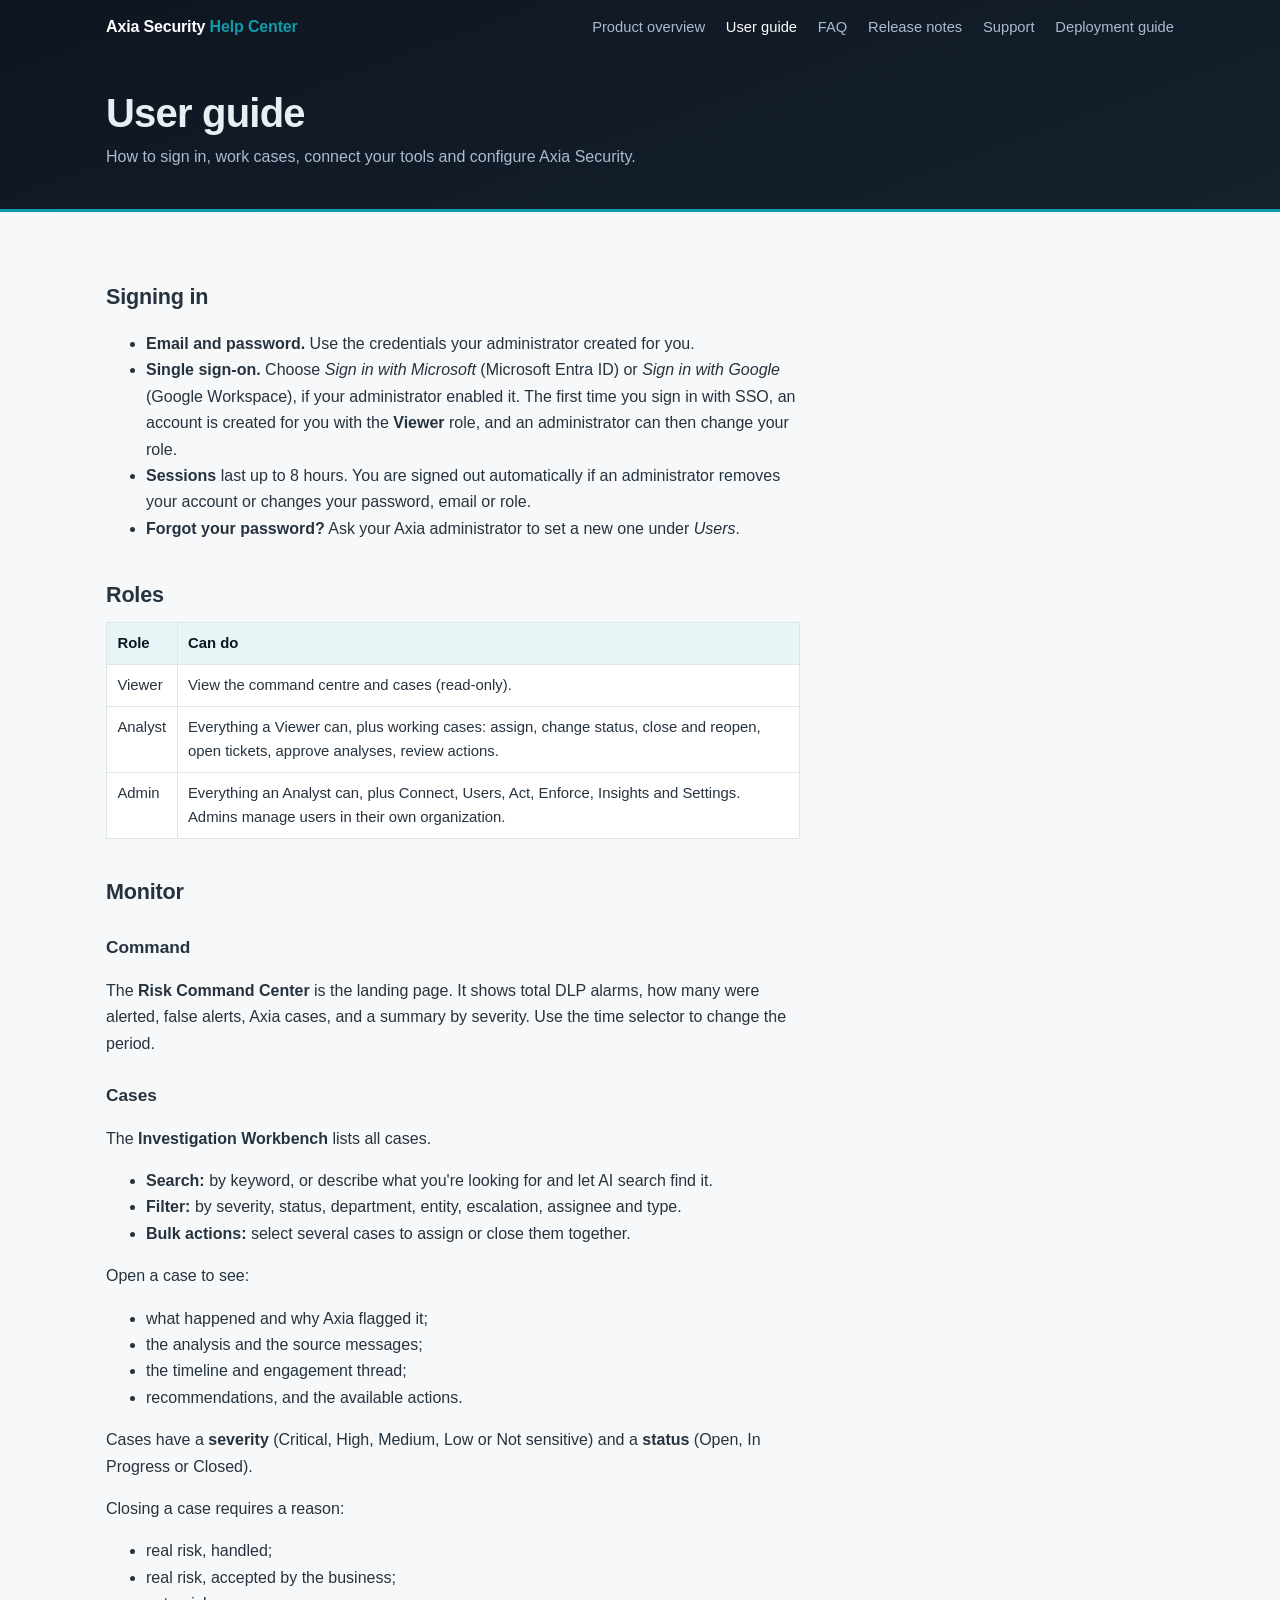
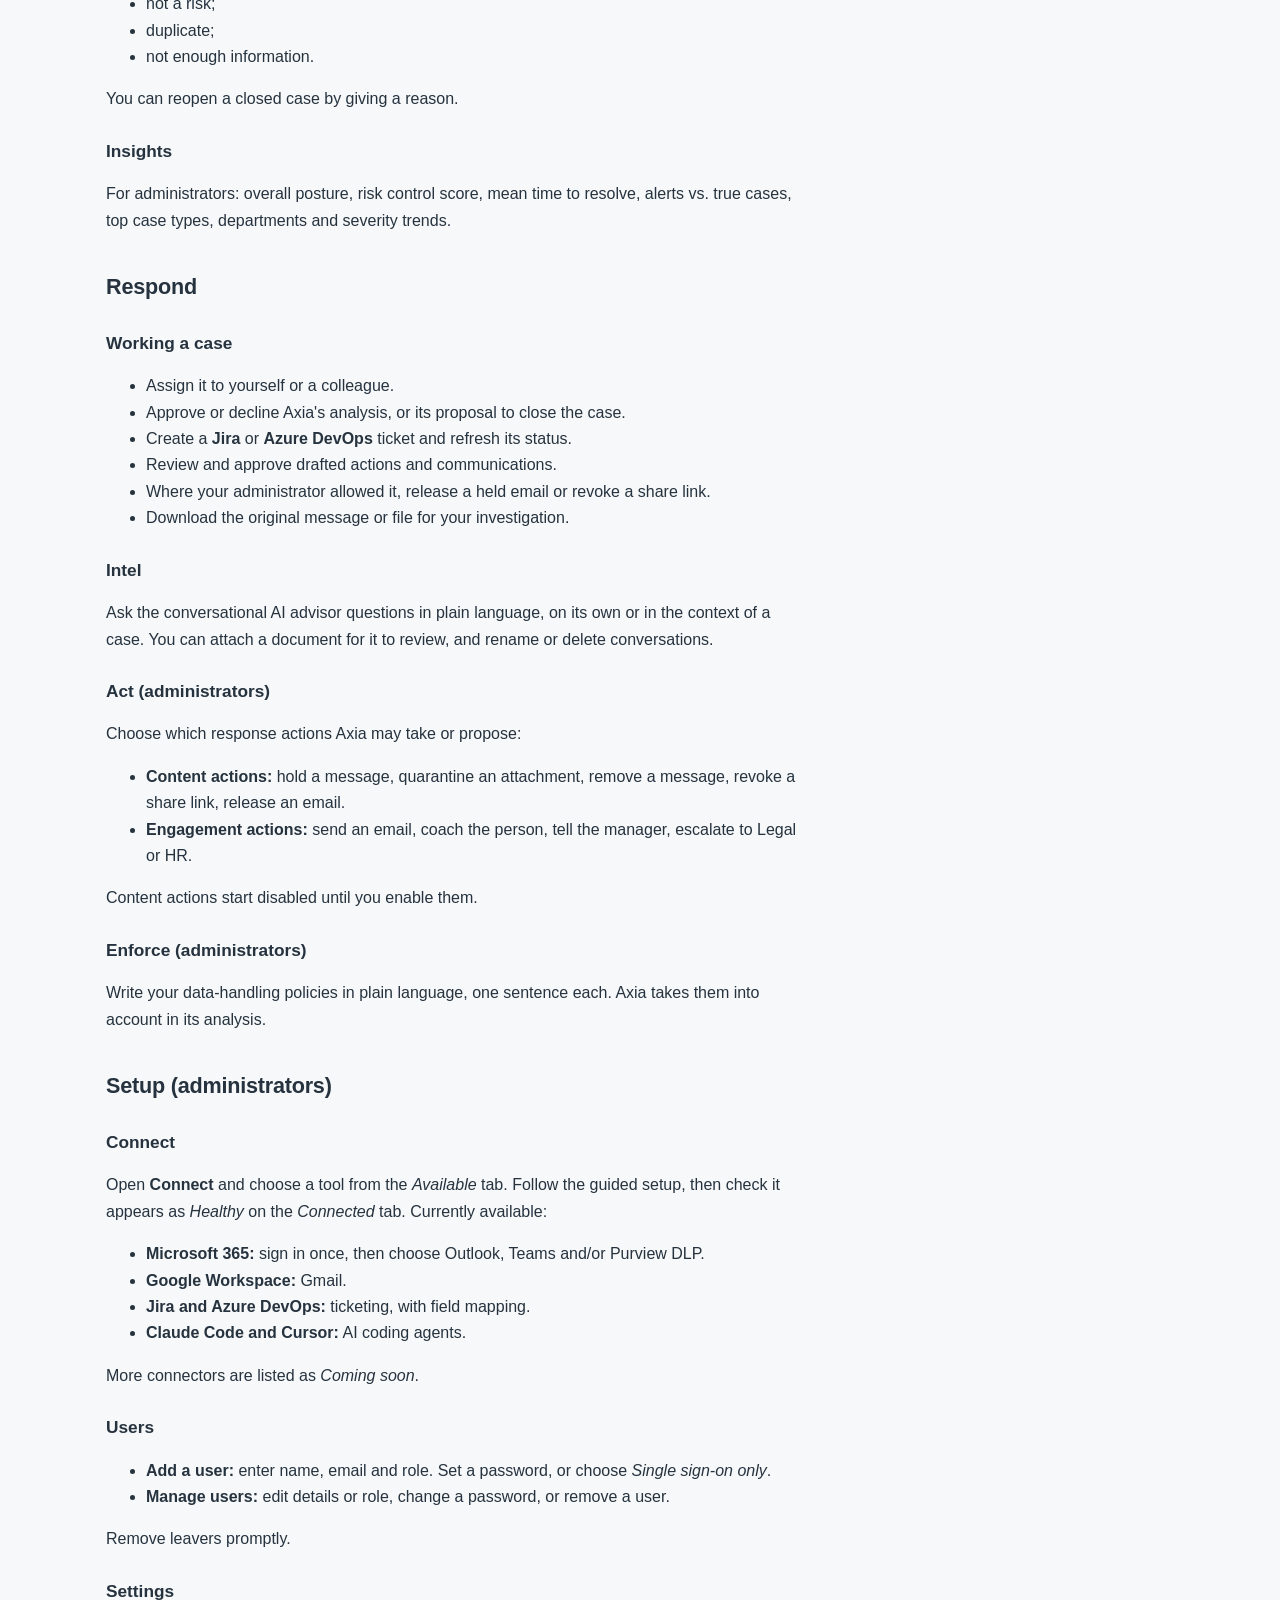
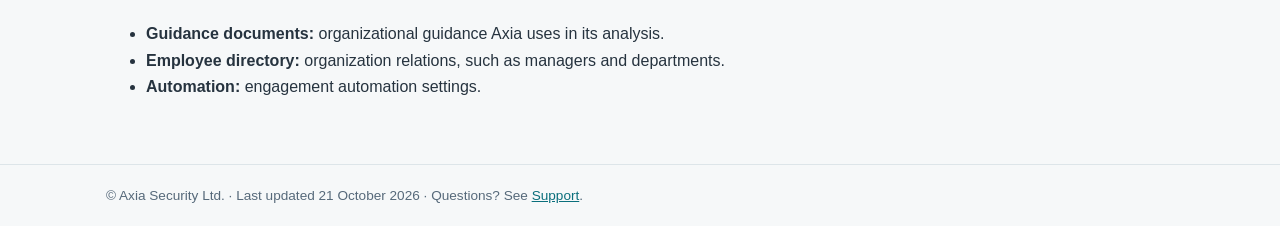
<file: docs/user-guide.html>
<!DOCTYPE html>
<html lang="en"><head><meta charset="UTF-8"><meta name="viewport" content="width=device-width, initial-scale=1.0">
<title>User guide — Axia Security Help Center</title><meta name="description" content="How to sign in, work cases, connect your tools and configure Axia Security.">
<link rel="stylesheet" href="assets/help.css"></head>
<body><header class="top"><div class="bar"><a class="brand" href="index.html">Axia Security <span>Help Center</span></a><nav><a href="product-overview.html">Product overview</a><a href="user-guide.html" class=on>User guide</a><a href="faq.html">FAQ</a><a href="release-notes.html">Release notes</a><a href="support.html">Support</a><a href="deployment-guide.html">Deployment guide</a></nav></div>
<div class="hero"><h1>User guide</h1><p>How to sign in, work cases, connect your tools and configure Axia Security.</p></div></header>
<main><div class="doc">
<h2>Signing in</h2>
<ul>
<li><b>Email and password.</b> Use the credentials your administrator created for you.</li>
<li><b>Single sign-on.</b> Choose <i>Sign in with Microsoft</i> (Microsoft Entra ID) or <i>Sign in with Google</i> (Google Workspace), if your administrator enabled it. The first time you sign in with SSO, an account is created for you with the <b>Viewer</b> role, and an administrator can then change your role.</li>
<li><b>Sessions</b> last up to 8 hours. You are signed out automatically if an administrator removes your account or changes your password, email or role.</li>
<li><b>Forgot your password?</b> Ask your Axia administrator to set a new one under <i>Users</i>.</li>
</ul>

<h2>Roles</h2>
<table><tr><th>Role</th><th>Can do</th></tr>
<tr><td>Viewer</td><td>View the command centre and cases (read-only).</td></tr>
<tr><td>Analyst</td><td>Everything a Viewer can, plus working cases: assign, change status, close and reopen, open tickets, approve analyses, review actions.</td></tr>
<tr><td>Admin</td><td>Everything an Analyst can, plus Connect, Users, Act, Enforce, Insights and Settings. Admins manage users in their own organization.</td></tr>
</table>

<h2>Monitor</h2>
<h3>Command</h3>
<p>The <b>Risk Command Center</b> is the landing page. It shows total DLP alarms, how many were alerted, false alerts, Axia cases, and a summary by severity. Use the time selector to change the period.</p>
<h3>Cases</h3>
<p>The <b>Investigation Workbench</b> lists all cases.</p>
<ul>
<li><b>Search:</b> by keyword, or describe what you're looking for and let AI search find it.</li>
<li><b>Filter:</b> by severity, status, department, entity, escalation, assignee and type.</li>
<li><b>Bulk actions:</b> select several cases to assign or close them together.</li>
</ul>
<p>Open a case to see:</p>
<ul><li>what happened and why Axia flagged it;</li><li>the analysis and the source messages;</li><li>the timeline and engagement thread;</li><li>recommendations, and the available actions.</li></ul>
<p>Cases have a <b>severity</b> (Critical, High, Medium, Low or Not sensitive) and a <b>status</b> (Open, In Progress or Closed).</p>
<p>Closing a case requires a reason:</p>
<ul><li>real risk, handled;</li><li>real risk, accepted by the business;</li><li>not a risk;</li><li>duplicate;</li><li>not enough information.</li></ul>
<p>You can reopen a closed case by giving a reason.</p>
<h3>Insights</h3>
<p>For administrators: overall posture, risk control score, mean time to resolve, alerts vs. true cases, top case types, departments and severity trends.</p>

<h2>Respond</h2>
<h3>Working a case</h3>
<ul><li>Assign it to yourself or a colleague.</li><li>Approve or decline Axia's analysis, or its proposal to close the case.</li><li>Create a <b>Jira</b> or <b>Azure DevOps</b> ticket and refresh its status.</li><li>Review and approve drafted actions and communications.</li><li>Where your administrator allowed it, release a held email or revoke a share link.</li><li>Download the original message or file for your investigation.</li></ul>
<h3>Intel</h3>
<p>Ask the conversational AI advisor questions in plain language, on its own or in the context of a case. You can attach a document for it to review, and rename or delete conversations.</p>
<h3>Act (administrators)</h3>
<p>Choose which response actions Axia may take or propose:</p>
<ul><li><b>Content actions:</b> hold a message, quarantine an attachment, remove a message, revoke a share link, release an email.</li><li><b>Engagement actions:</b> send an email, coach the person, tell the manager, escalate to Legal or HR.</li></ul>
<p>Content actions start disabled until you enable them.</p>
<h3>Enforce (administrators)</h3>
<p>Write your data-handling policies in plain language, one sentence each. Axia takes them into account in its analysis.</p>

<h2>Setup (administrators)</h2>
<h3>Connect</h3>
<p>Open <b>Connect</b> and choose a tool from the <i>Available</i> tab. Follow the guided setup, then check it appears as <i>Healthy</i> on the <i>Connected</i> tab. Currently available:</p>
<ul><li><b>Microsoft 365:</b> sign in once, then choose Outlook, Teams and/or Purview DLP.</li><li><b>Google Workspace:</b> Gmail.</li><li><b>Jira and Azure DevOps:</b> ticketing, with field mapping.</li><li><b>Claude Code and Cursor:</b> AI coding agents.</li></ul>
<p>More connectors are listed as <i>Coming soon</i>.</p>
<h3>Users</h3>
<ul><li><b>Add a user:</b> enter name, email and role. Set a password, or choose <i>Single sign-on only</i>.</li><li><b>Manage users:</b> edit details or role, change a password, or remove a user.</li></ul>
<p>Remove leavers promptly.</p>
<h3>Settings</h3>
<ul><li><b>Guidance documents:</b> organizational guidance Axia uses in its analysis.</li><li><b>Employee directory:</b> organization relations, such as managers and departments.</li><li><b>Automation:</b> engagement automation settings.</li></ul>
</div></main>
<footer><div class="bar">© Axia Security Ltd. · Last updated 21 October 2026 · Questions? See <a href="support.html">Support</a>.</div></footer></body></html>
</file>
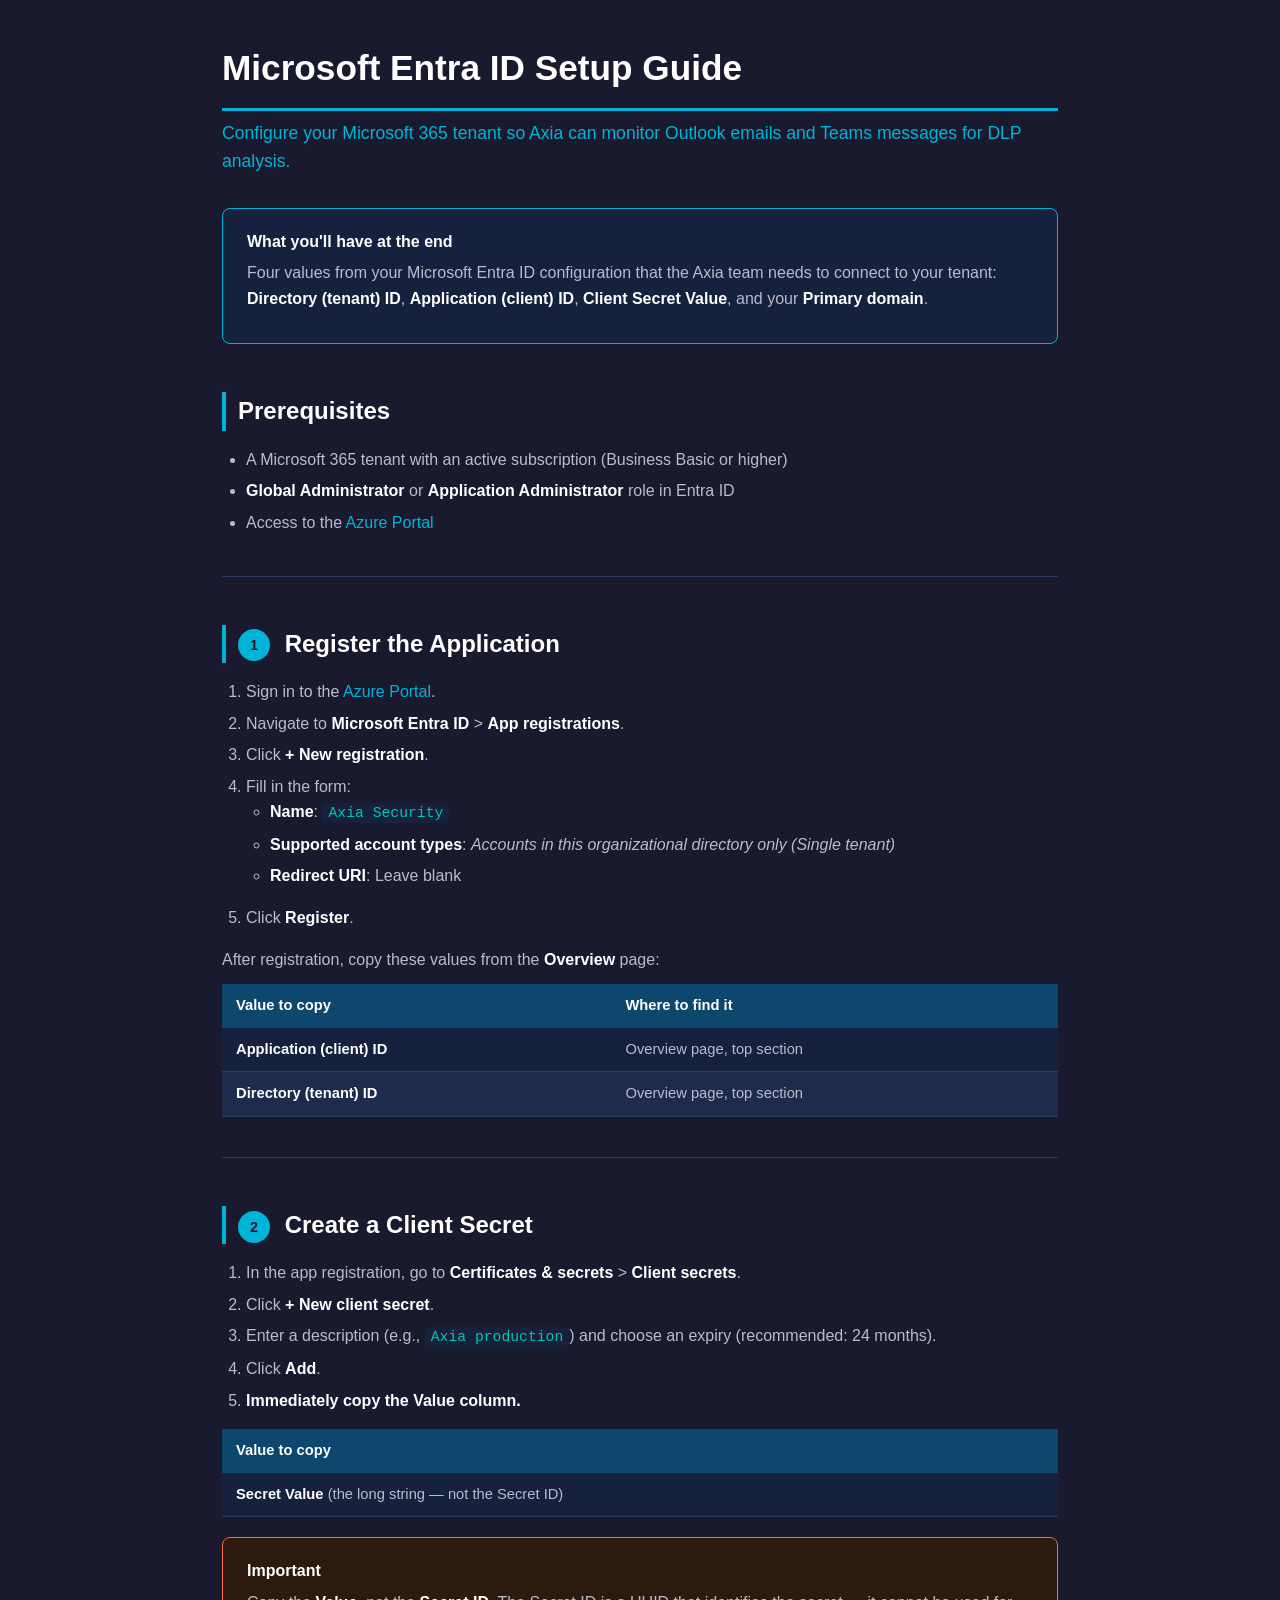
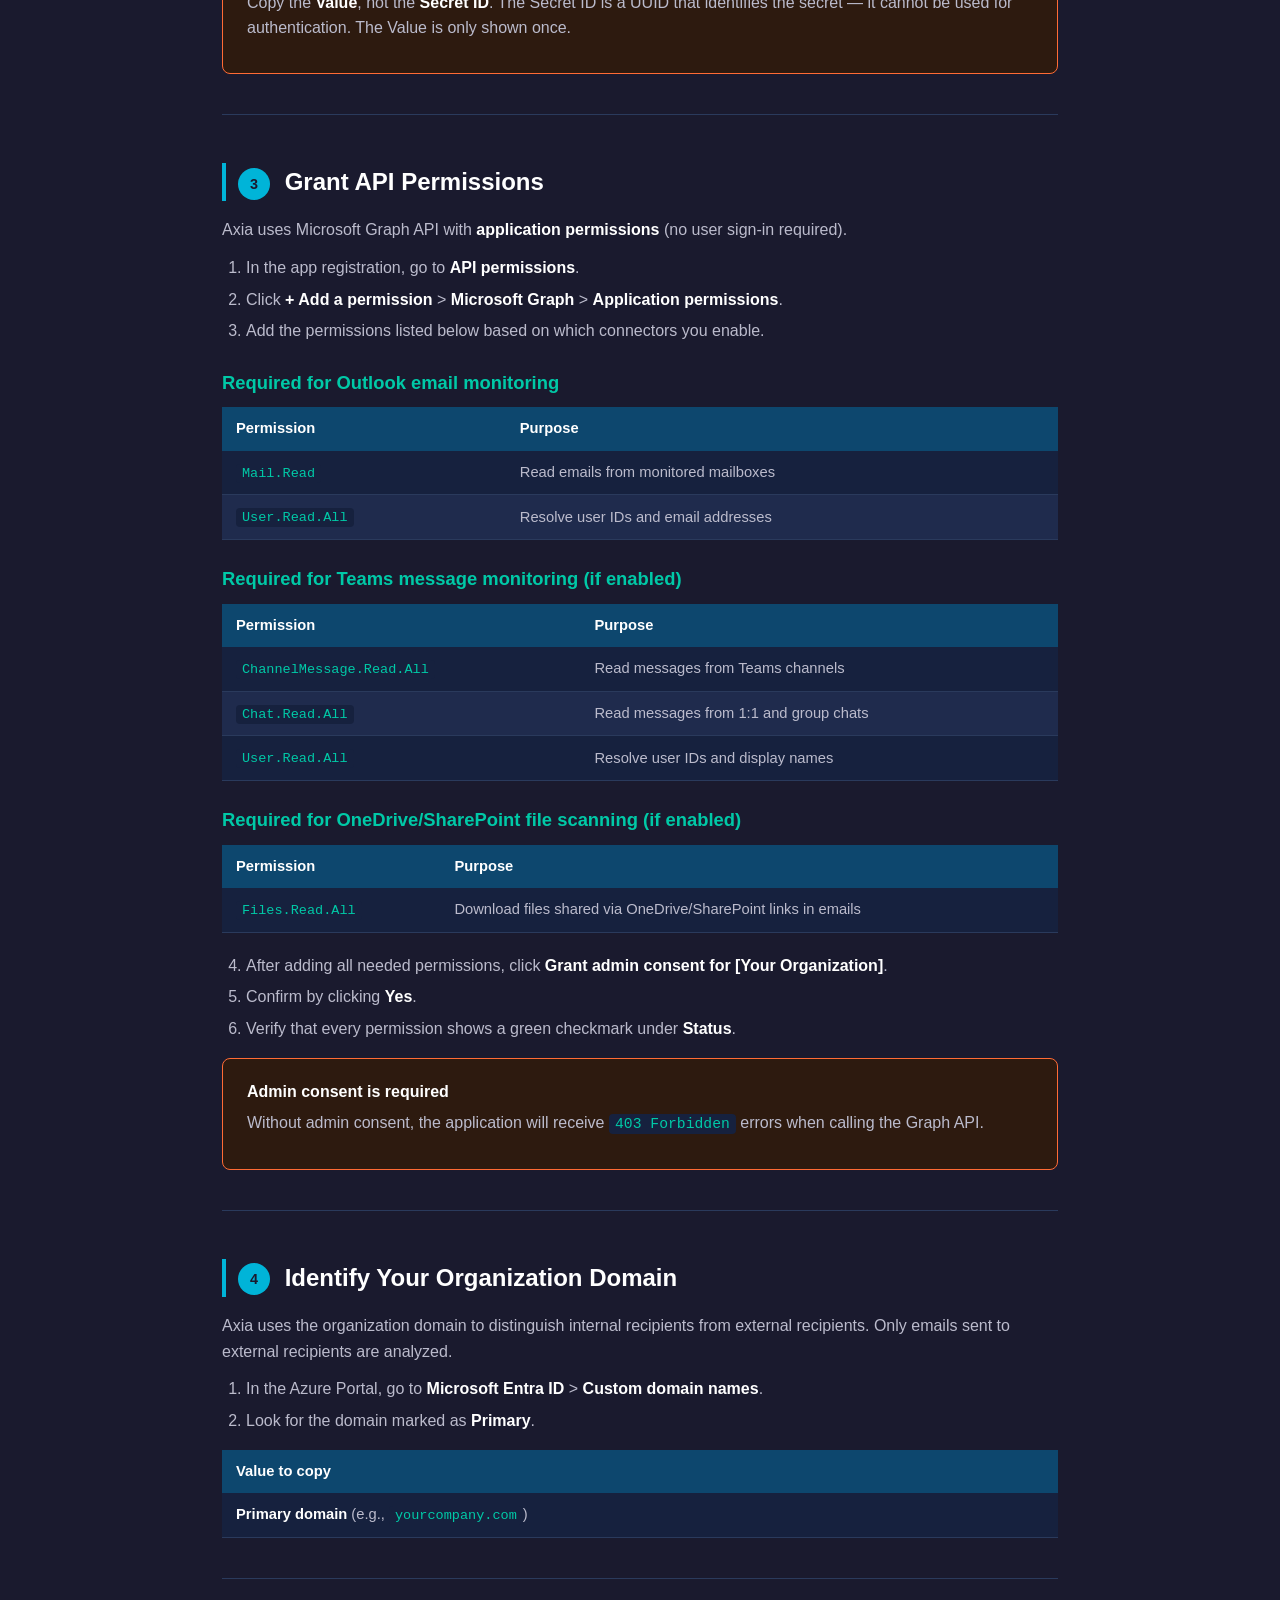
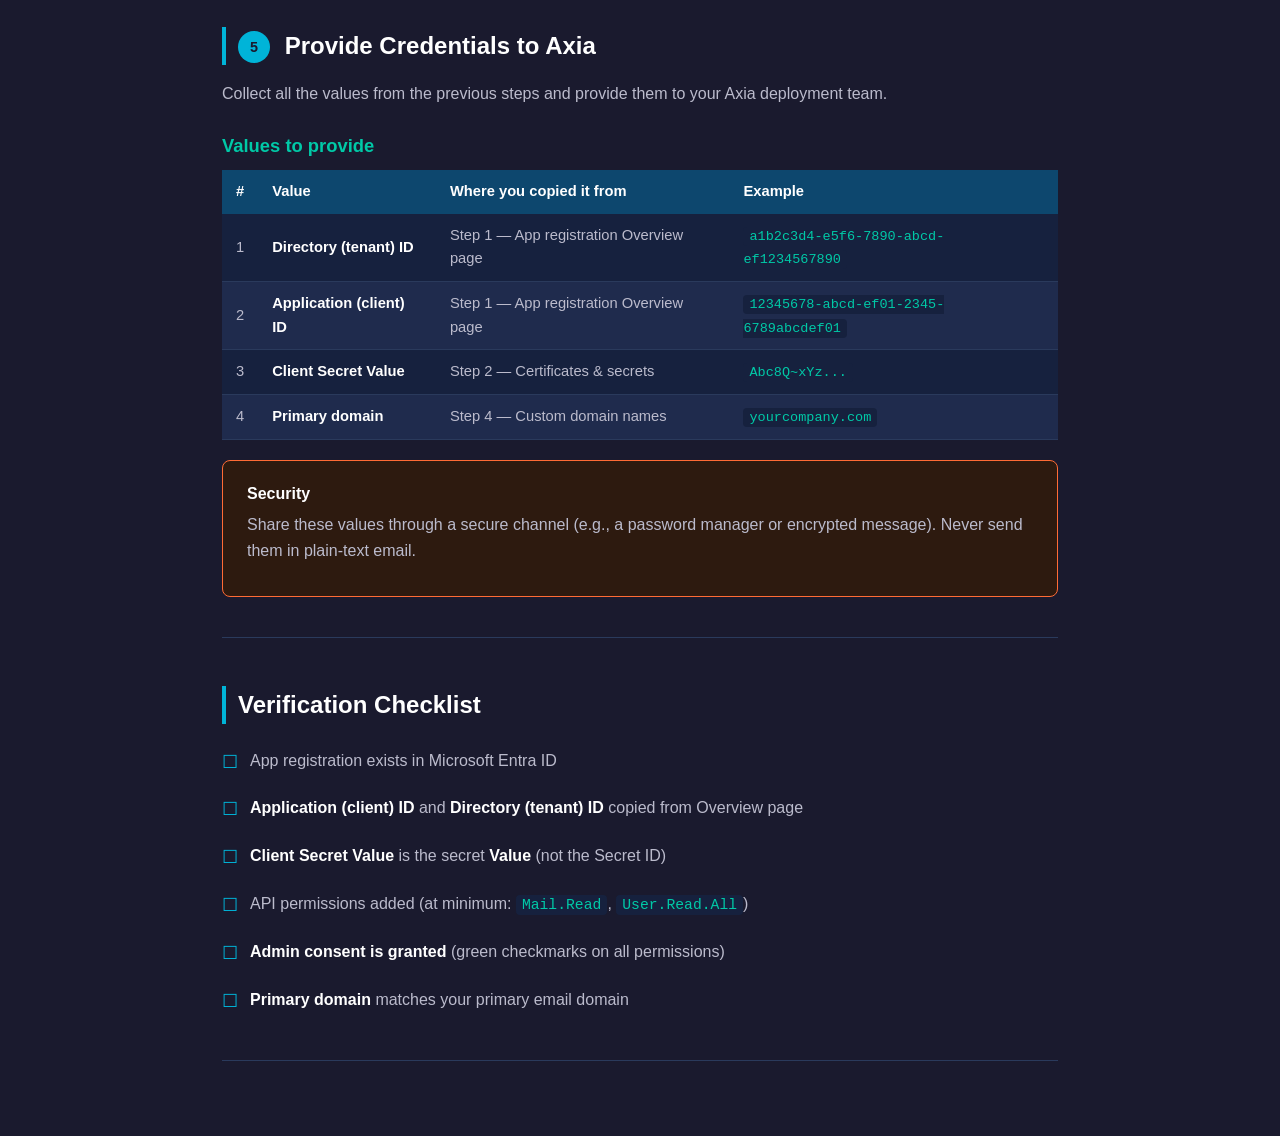
<file: installation-guide/microsoft-entra-setup-guide.html>
<!DOCTYPE html>
<html lang="en">
<head>
<meta charset="UTF-8">
<meta name="viewport" content="width=device-width, initial-scale=1.0">
<title>Microsoft Entra ID Setup Guide for Axia</title>
<style>
  :root {
    --bg-dark: #1a1a2e;
    --bg-medium: #16213e;
    --bg-card: #1f2b4d;
    --accent-blue: #00b4d8;
    --accent-teal: #00c9a7;
    --white: #ffffff;
    --light-gray: #bbbbcc;
    --orange: #ff6b35;
    --red: #ef476f;
    --green: #06d6a0;
    --yellow: #ffd166;
  }
  * { box-sizing: border-box; margin: 0; padding: 0; }
  body {
    font-family: 'Segoe UI', -apple-system, BlinkMacSystemFont, sans-serif;
    background: var(--bg-dark);
    color: var(--light-gray);
    line-height: 1.6;
    padding: 0;
  }
  .container { max-width: 900px; margin: 0 auto; padding: 40px 32px; }
  h1 {
    font-size: 2.2rem;
    color: var(--white);
    margin-bottom: 8px;
    border-bottom: 3px solid var(--accent-blue);
    padding-bottom: 12px;
  }
  h1 + p { color: var(--accent-blue); font-size: 1.1rem; margin-bottom: 32px; }
  h2 {
    font-size: 1.5rem;
    color: var(--white);
    margin-top: 48px;
    margin-bottom: 16px;
    padding-left: 12px;
    border-left: 4px solid var(--accent-blue);
  }
  h3 {
    font-size: 1.15rem;
    color: var(--accent-teal);
    margin-top: 24px;
    margin-bottom: 10px;
  }
  p { margin-bottom: 12px; }
  ol, ul { margin-left: 24px; margin-bottom: 16px; }
  li { margin-bottom: 6px; }
  a { color: var(--accent-blue); text-decoration: none; }
  a:hover { text-decoration: underline; }
  strong { color: var(--white); }
  code {
    background: var(--bg-medium);
    color: var(--accent-teal);
    padding: 2px 6px;
    border-radius: 4px;
    font-size: 0.92em;
    font-family: 'Cascadia Code', 'Fira Code', Consolas, monospace;
  }
  pre {
    background: var(--bg-medium);
    border: 1px solid #2a3a5c;
    border-radius: 8px;
    padding: 16px 20px;
    overflow-x: auto;
    margin-bottom: 16px;
    font-size: 0.88rem;
    line-height: 1.5;
  }
  pre code { background: none; padding: 0; color: var(--light-gray); }
  table {
    width: 100%;
    border-collapse: collapse;
    margin-bottom: 20px;
    font-size: 0.92rem;
  }
  th {
    background: #0d476e;
    color: var(--white);
    padding: 10px 14px;
    text-align: left;
    font-weight: 600;
  }
  td {
    padding: 10px 14px;
    border-bottom: 1px solid #2a3a5c;
  }
  tr:nth-child(even) td { background: var(--bg-medium); }
  tr:nth-child(odd) td { background: var(--bg-card); }
  .card {
    background: var(--bg-medium);
    border: 1px solid #2a3a5c;
    border-radius: 8px;
    padding: 20px 24px;
    margin-bottom: 20px;
  }
  .card.warning {
    border-color: var(--orange);
    background: #2d1a0f;
  }
  .card.success {
    border-color: var(--green);
    background: #0a2a1f;
  }
  .card.info {
    border-color: var(--accent-blue);
  }
  .card-title {
    color: var(--white);
    font-weight: 600;
    margin-bottom: 6px;
  }
  .env-block {
    background: #0d1b2a;
    border: 2px solid var(--accent-blue);
    border-radius: 8px;
    padding: 20px 24px;
    margin: 20px 0;
  }
  .env-block h3 { color: var(--accent-blue); margin-top: 0; }
  .checklist { list-style: none; margin-left: 0; }
  .checklist li {
    padding: 8px 0 8px 28px;
    position: relative;
  }
  .checklist li::before {
    content: '\2610';
    position: absolute;
    left: 0;
    color: var(--accent-blue);
    font-size: 1.1em;
  }
  .step-num {
    display: inline-block;
    width: 32px;
    height: 32px;
    background: var(--accent-blue);
    color: var(--bg-dark);
    border-radius: 50%;
    text-align: center;
    line-height: 32px;
    font-weight: 700;
    font-size: 0.9rem;
    margin-right: 8px;
    vertical-align: middle;
  }
  hr {
    border: none;
    border-top: 1px solid #2a3a5c;
    margin: 40px 0;
  }
  @media print {
    body { background: #fff; color: #333; }
    .container { max-width: 100%; }
    h1 { color: #111; border-color: #0078d4; }
    h2 { color: #111; border-color: #0078d4; }
    h3 { color: #0078d4; }
    code { background: #f0f0f0; color: #0078d4; }
    pre { background: #f5f5f5; border-color: #ddd; }
    pre code { color: #333; }
    th { background: #0078d4; }
    td { border-color: #ddd; }
    tr:nth-child(even) td { background: #f9f9f9; }
    tr:nth-child(odd) td { background: #fff; }
    .card { border-color: #ddd; background: #f9f9f9; }
    .card.warning { border-color: #e67e22; background: #fef5ec; }
    .card.success { border-color: #27ae60; background: #eafaf1; }
    .env-block { border-color: #0078d4; background: #f0f7ff; }
    strong { color: #111; }
    a { color: #0078d4; }
  }
</style>
</head>
<body>
<div class="container">

<h1>Microsoft Entra ID Setup Guide</h1>
<p>Configure your Microsoft 365 tenant so Axia can monitor Outlook emails and Teams messages for DLP analysis.</p>

<div class="card info">
  <div class="card-title">What you'll have at the end</div>
  <p>Four values from your Microsoft Entra ID configuration that the Axia team needs to connect to your tenant: <strong>Directory (tenant) ID</strong>, <strong>Application (client) ID</strong>, <strong>Client Secret Value</strong>, and your <strong>Primary domain</strong>.</p>
</div>

<h2>Prerequisites</h2>
<ul>
  <li>A Microsoft 365 tenant with an active subscription (Business Basic or higher)</li>
  <li><strong>Global Administrator</strong> or <strong>Application Administrator</strong> role in Entra ID</li>
  <li>Access to the <a href="https://portal.azure.com">Azure Portal</a></li>
</ul>

<hr>

<h2><span class="step-num">1</span> Register the Application</h2>

<ol>
  <li>Sign in to the <a href="https://portal.azure.com">Azure Portal</a>.</li>
  <li>Navigate to <strong>Microsoft Entra ID</strong> &gt; <strong>App registrations</strong>.</li>
  <li>Click <strong>+ New registration</strong>.</li>
  <li>Fill in the form:
    <ul>
      <li><strong>Name</strong>: <code>Axia Security</code></li>
      <li><strong>Supported account types</strong>: <em>Accounts in this organizational directory only (Single tenant)</em></li>
      <li><strong>Redirect URI</strong>: Leave blank</li>
    </ul>
  </li>
  <li>Click <strong>Register</strong>.</li>
</ol>

<p>After registration, copy these values from the <strong>Overview</strong> page:</p>

<table>
  <tr><th>Value to copy</th><th>Where to find it</th></tr>
  <tr><td><strong>Application (client) ID</strong></td><td>Overview page, top section</td></tr>
  <tr><td><strong>Directory (tenant) ID</strong></td><td>Overview page, top section</td></tr>
</table>

<hr>

<h2><span class="step-num">2</span> Create a Client Secret</h2>

<ol>
  <li>In the app registration, go to <strong>Certificates &amp; secrets</strong> &gt; <strong>Client secrets</strong>.</li>
  <li>Click <strong>+ New client secret</strong>.</li>
  <li>Enter a description (e.g., <code>Axia production</code>) and choose an expiry (recommended: 24 months).</li>
  <li>Click <strong>Add</strong>.</li>
  <li><strong>Immediately copy the Value column.</strong></li>
</ol>

<table>
  <tr><th>Value to copy</th></tr>
  <tr><td><strong>Secret Value</strong> (the long string — not the Secret ID)</td></tr>
</table>

<div class="card warning">
  <div class="card-title">Important</div>
  <p>Copy the <strong>Value</strong>, not the <strong>Secret ID</strong>. The Secret ID is a UUID that identifies the secret &mdash; it cannot be used for authentication. The Value is only shown once.</p>
</div>

<hr>

<h2><span class="step-num">3</span> Grant API Permissions</h2>

<p>Axia uses Microsoft Graph API with <strong>application permissions</strong> (no user sign-in required).</p>

<ol>
  <li>In the app registration, go to <strong>API permissions</strong>.</li>
  <li>Click <strong>+ Add a permission</strong> &gt; <strong>Microsoft Graph</strong> &gt; <strong>Application permissions</strong>.</li>
  <li>Add the permissions listed below based on which connectors you enable.</li>
</ol>

<h3>Required for Outlook email monitoring</h3>
<table>
  <tr><th>Permission</th><th>Purpose</th></tr>
  <tr><td><code>Mail.Read</code></td><td>Read emails from monitored mailboxes</td></tr>
  <tr><td><code>User.Read.All</code></td><td>Resolve user IDs and email addresses</td></tr>
</table>

<h3>Required for Teams message monitoring (if enabled)</h3>
<table>
  <tr><th>Permission</th><th>Purpose</th></tr>
  <tr><td><code>ChannelMessage.Read.All</code></td><td>Read messages from Teams channels</td></tr>
  <tr><td><code>Chat.Read.All</code></td><td>Read messages from 1:1 and group chats</td></tr>
  <tr><td><code>User.Read.All</code></td><td>Resolve user IDs and display names</td></tr>
</table>

<h3>Required for OneDrive/SharePoint file scanning (if enabled)</h3>
<table>
  <tr><th>Permission</th><th>Purpose</th></tr>
  <tr><td><code>Files.Read.All</code></td><td>Download files shared via OneDrive/SharePoint links in emails</td></tr>
</table>

<ol start="4">
  <li>After adding all needed permissions, click <strong>Grant admin consent for [Your Organization]</strong>.</li>
  <li>Confirm by clicking <strong>Yes</strong>.</li>
  <li>Verify that every permission shows a green checkmark under <strong>Status</strong>.</li>
</ol>

<div class="card warning">
  <div class="card-title">Admin consent is required</div>
  <p>Without admin consent, the application will receive <code>403 Forbidden</code> errors when calling the Graph API.</p>
</div>

<hr>

<h2><span class="step-num">4</span> Identify Your Organization Domain</h2>

<p>Axia uses the organization domain to distinguish internal recipients from external recipients. Only emails sent to external recipients are analyzed.</p>

<ol>
  <li>In the Azure Portal, go to <strong>Microsoft Entra ID</strong> &gt; <strong>Custom domain names</strong>.</li>
  <li>Look for the domain marked as <strong>Primary</strong>.</li>
</ol>

<table>
  <tr><th>Value to copy</th></tr>
  <tr><td><strong>Primary domain</strong> (e.g., <code>yourcompany.com</code>)</td></tr>
</table>

<hr>

<h2><span class="step-num">5</span> Provide Credentials to Axia</h2>

<p>Collect all the values from the previous steps and provide them to your Axia deployment team.</p>

<h3>Values to provide</h3>
<table>
  <tr><th>#</th><th>Value</th><th>Where you copied it from</th><th>Example</th></tr>
  <tr><td>1</td><td><strong>Directory (tenant) ID</strong></td><td>Step 1 &mdash; App registration Overview page</td><td><code>a1b2c3d4-e5f6-7890-abcd-ef1234567890</code></td></tr>
  <tr><td>2</td><td><strong>Application (client) ID</strong></td><td>Step 1 &mdash; App registration Overview page</td><td><code>12345678-abcd-ef01-2345-6789abcdef01</code></td></tr>
  <tr><td>3</td><td><strong>Client Secret Value</strong></td><td>Step 2 &mdash; Certificates &amp; secrets</td><td><code>Abc8Q~xYz...</code></td></tr>
  <tr><td>4</td><td><strong>Primary domain</strong></td><td>Step 4 &mdash; Custom domain names</td><td><code>yourcompany.com</code></td></tr>
</table>

<div class="card warning">
  <div class="card-title">Security</div>
  <p>Share these values through a secure channel (e.g., a password manager or encrypted message). Never send them in plain-text email.</p>
</div>

<hr>

<h2>Verification Checklist</h2>

<ul class="checklist">
  <li>App registration exists in Microsoft Entra ID</li>
  <li><strong>Application (client) ID</strong> and <strong>Directory (tenant) ID</strong> copied from Overview page</li>
  <li><strong>Client Secret Value</strong> is the secret <strong>Value</strong> (not the Secret ID)</li>
  <li>API permissions added (at minimum: <code>Mail.Read</code>, <code>User.Read.All</code>)</li>
  <li><strong>Admin consent is granted</strong> (green checkmarks on all permissions)</li>
  <li><strong>Primary domain</strong> matches your primary email domain</li>
</ul>

<hr>

</div>
</body>
</html>
</file>
<file: docs/assets/help.css>
:root{--ink:#0d1520;--ink2:#16212e;--paper:#f6f8f9;--card:#fff;--line:#dde5e9;--text:#26333f;--soft:#56697a;--teal:#0f9bab;--teal-deep:#0a6f7c;--wash:#e7f5f6;--amber-wash:#fdf3e7;--amber:#b45309;
--sans:"Inter",-apple-system,BlinkMacSystemFont,"Segoe UI",Roboto,Helvetica,Arial,sans-serif;--mono:ui-monospace,"SF Mono",Menlo,Consolas,monospace}
*{box-sizing:border-box}body{margin:0;background:var(--paper);color:var(--text);font:16px/1.65 var(--sans);-webkit-font-smoothing:antialiased}
a{color:var(--teal-deep)}a:hover{color:var(--teal)}
header.top{background:linear-gradient(160deg,var(--ink),var(--ink2));color:#e8eef2;border-bottom:3px solid var(--teal)}
.bar{max-width:1100px;margin:0 auto;padding:.9rem 1rem;display:flex;flex-wrap:wrap;gap:.4rem 1.4rem;align-items:center}
.brand{font-weight:700;color:#fff;text-decoration:none;margin-right:auto;letter-spacing:-.01em}.brand span{color:var(--teal)}
nav{display:flex;flex-wrap:wrap;gap:.3rem 1.3rem}nav a{color:#a9bccb;text-decoration:none;font-size:.92rem}nav a:hover,nav a.on{color:#fff}
.hero{max-width:1100px;margin:0 auto;padding:2.2rem 1rem 2.4rem}.hero h1{margin:0 0 .5rem;font-size:clamp(1.7rem,4vw,2.5rem);line-height:1.15;letter-spacing:-.02em}
.hero p{margin:0;color:#a9bccb;max-width:65ch}
main{max-width:1100px;margin:0 auto;padding:2rem 1rem 3rem}
.doc{max-width:78ch}.doc h2{margin:2.2rem 0 .6rem;font-size:1.35rem;letter-spacing:-.01em}.doc h3{margin:1.5rem 0 .4rem;font-size:1.08rem}
.grid{display:grid;grid-template-columns:repeat(auto-fit,minmax(250px,1fr));gap:1rem}
.card{background:var(--card);border:1px solid var(--line);border-radius:10px;padding:1.1rem 1.2rem;text-decoration:none;color:var(--text);display:block}
a.card:hover{border-color:var(--teal);box-shadow:0 2px 10px rgba(15,155,171,.12)}.card h3{margin:0 0 .35rem;font-size:1.05rem;color:var(--ink)}.card p{margin:0;color:var(--soft);font-size:.94rem}
table{border-collapse:collapse;width:100%;background:var(--card);font-size:.93rem;margin:.6rem 0 1rem}th,td{border:1px solid var(--line);padding:.5rem .65rem;text-align:left;vertical-align:top}th{background:var(--wash);color:var(--ink)}
.note{background:var(--wash);border-left:4px solid var(--teal);padding:.7rem 1rem;border-radius:6px;margin:1rem 0}
.todo{background:#fff2a8;padding:0 .25rem;border-radius:3px}
code{font-family:var(--mono);font-size:.88em;background:#eef2f4;padding:.05rem .3rem;border-radius:4px}
details{background:var(--card);border:1px solid var(--line);border-radius:8px;padding:.65rem 1rem;margin:.55rem 0}summary{cursor:pointer;font-weight:600;color:var(--ink)}details p{margin:.5rem 0 .2rem}
footer{border-top:1px solid var(--line);color:var(--soft);font-size:.85rem}footer .bar{display:block;padding:1.2rem 1rem}
@media (max-width:640px){nav{width:100%}table{display:block;overflow-x:auto}}
main,.doc,.hero{min-width:0;overflow-wrap:break-word}
th,td{overflow-wrap:normal}td:first-child{white-space:nowrap}
</file>
